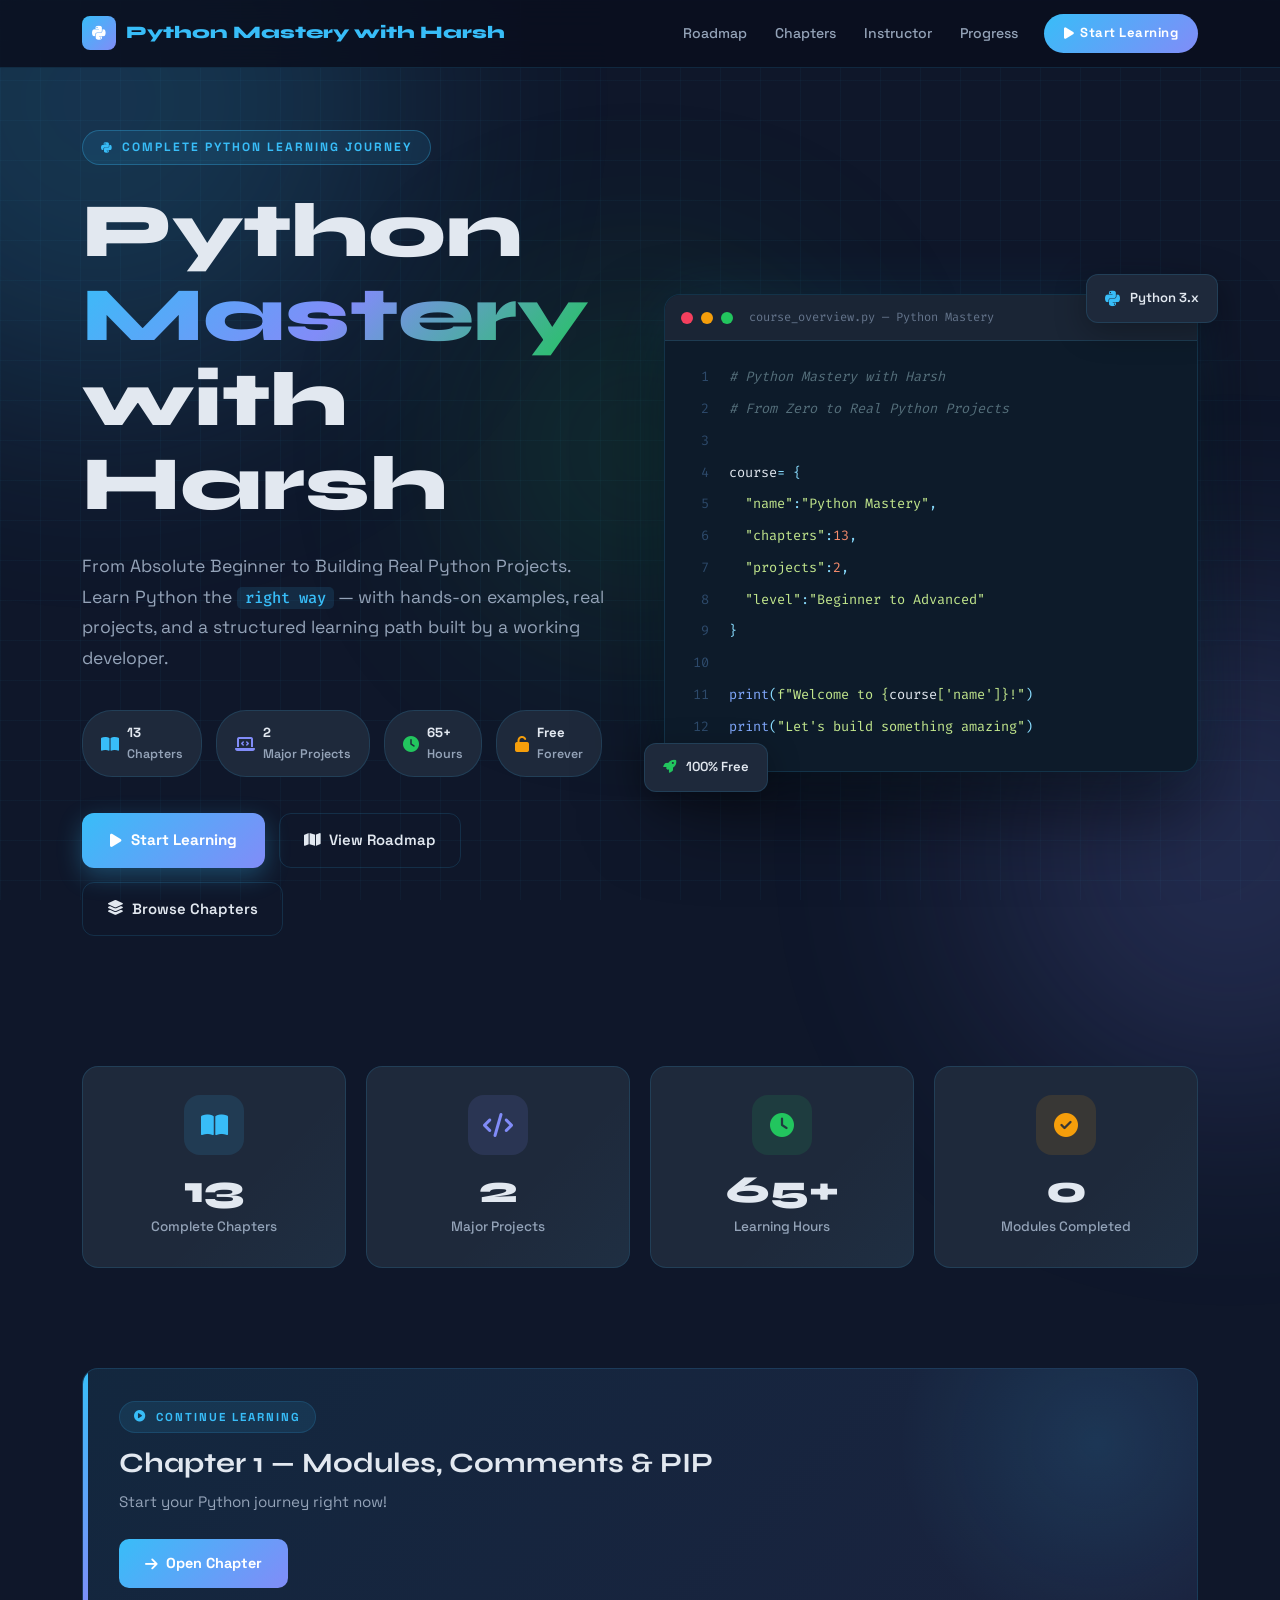
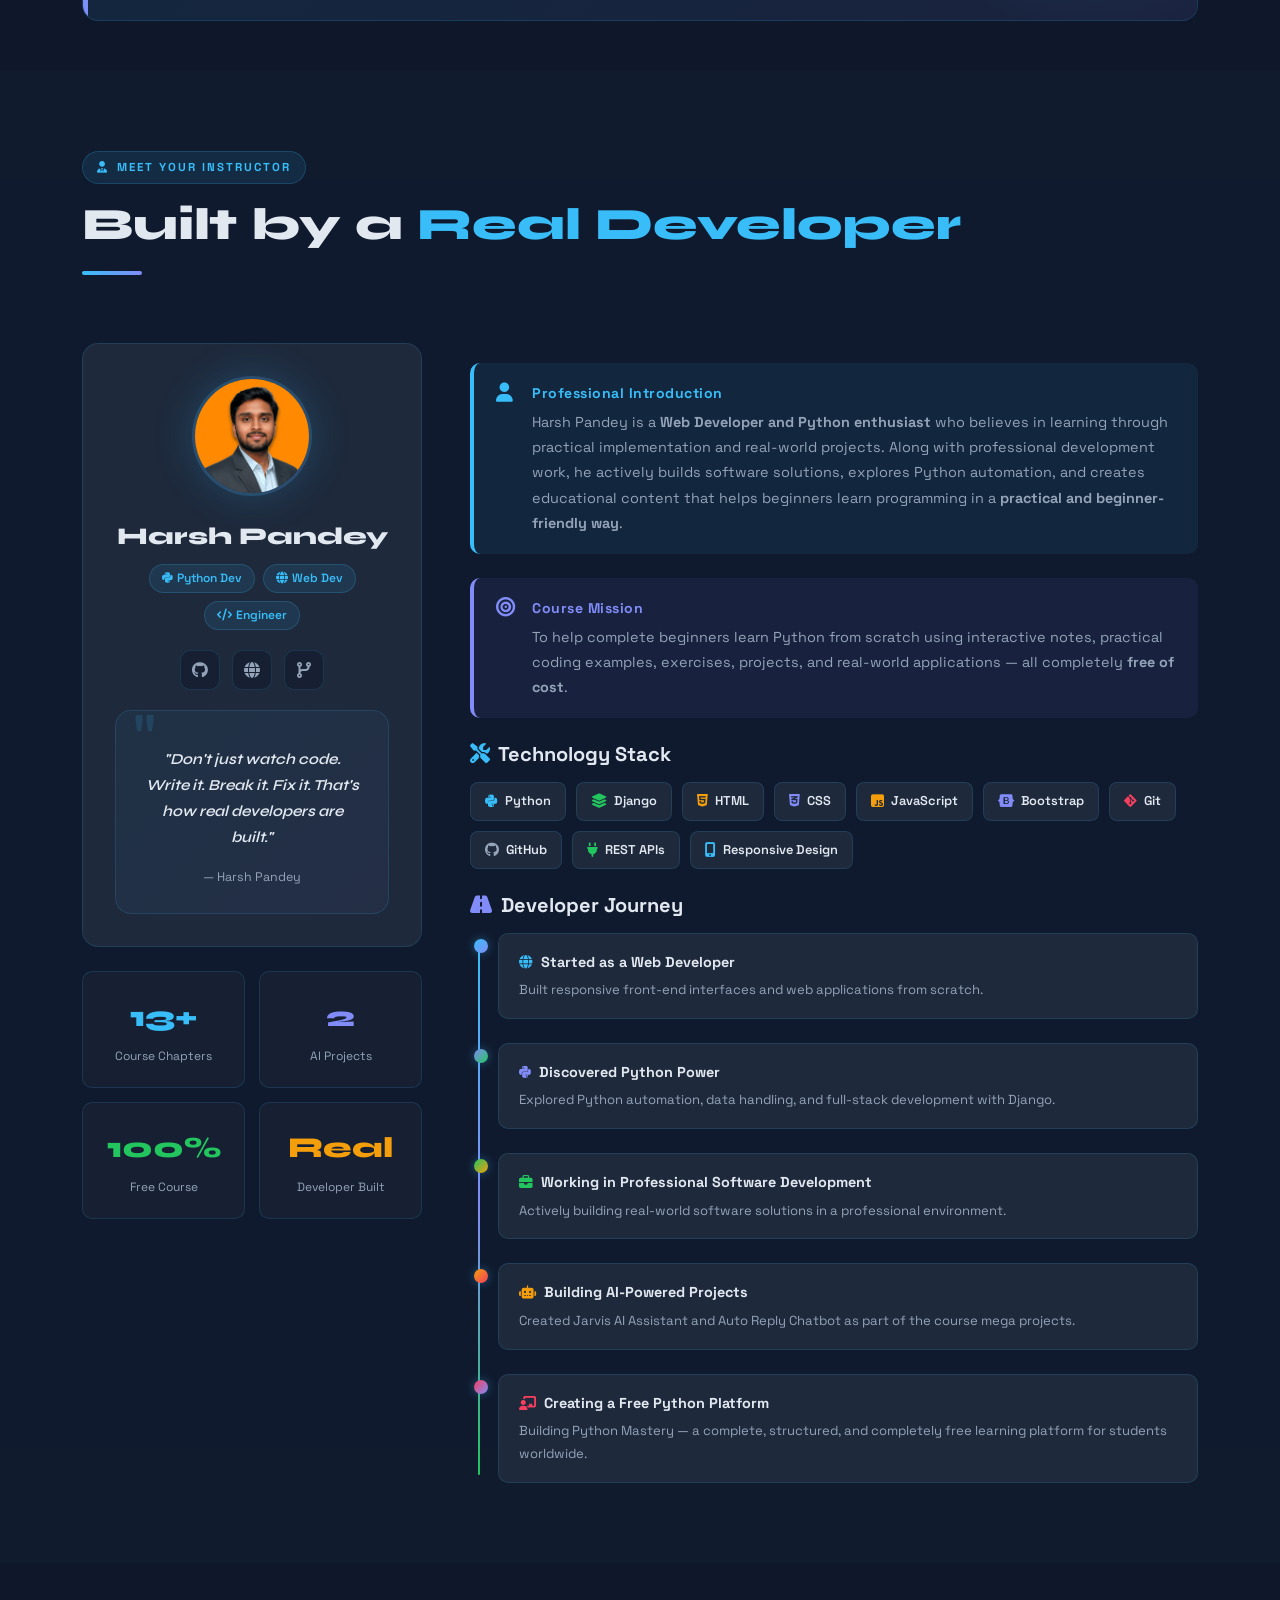
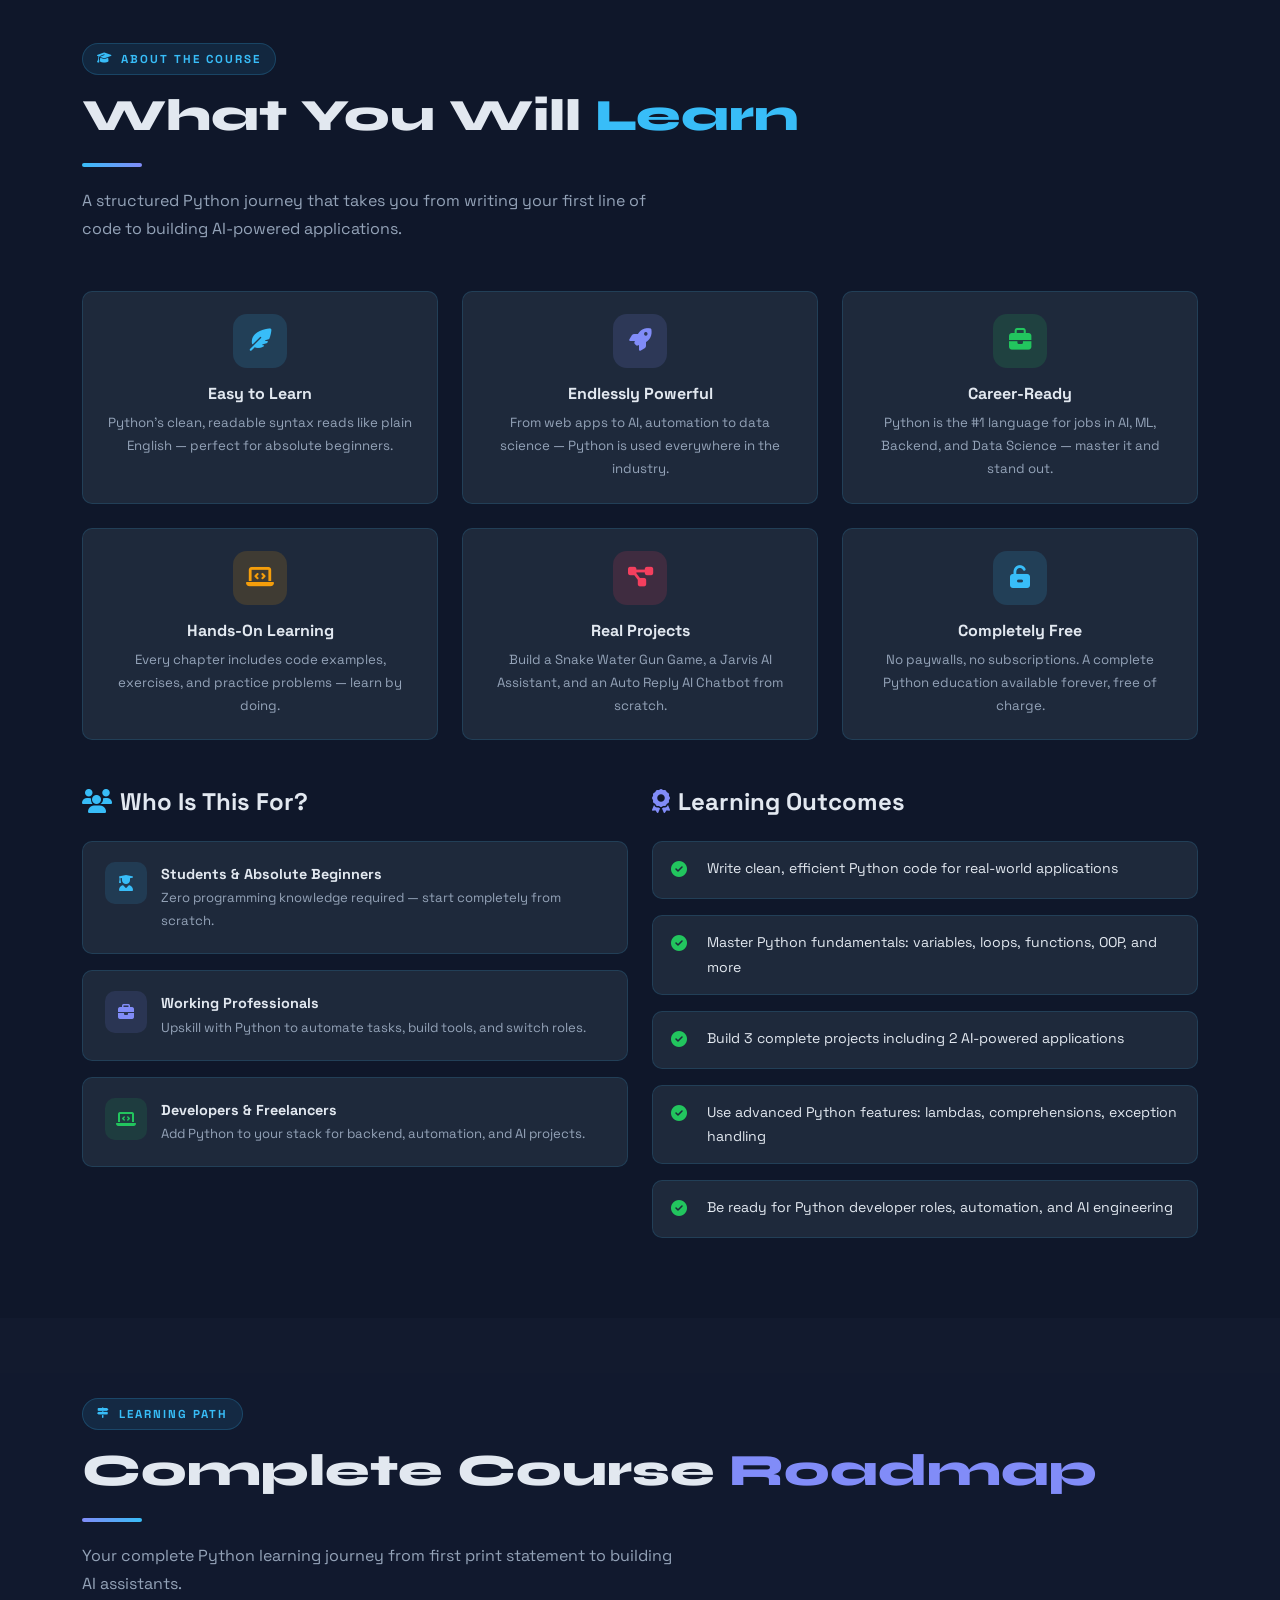
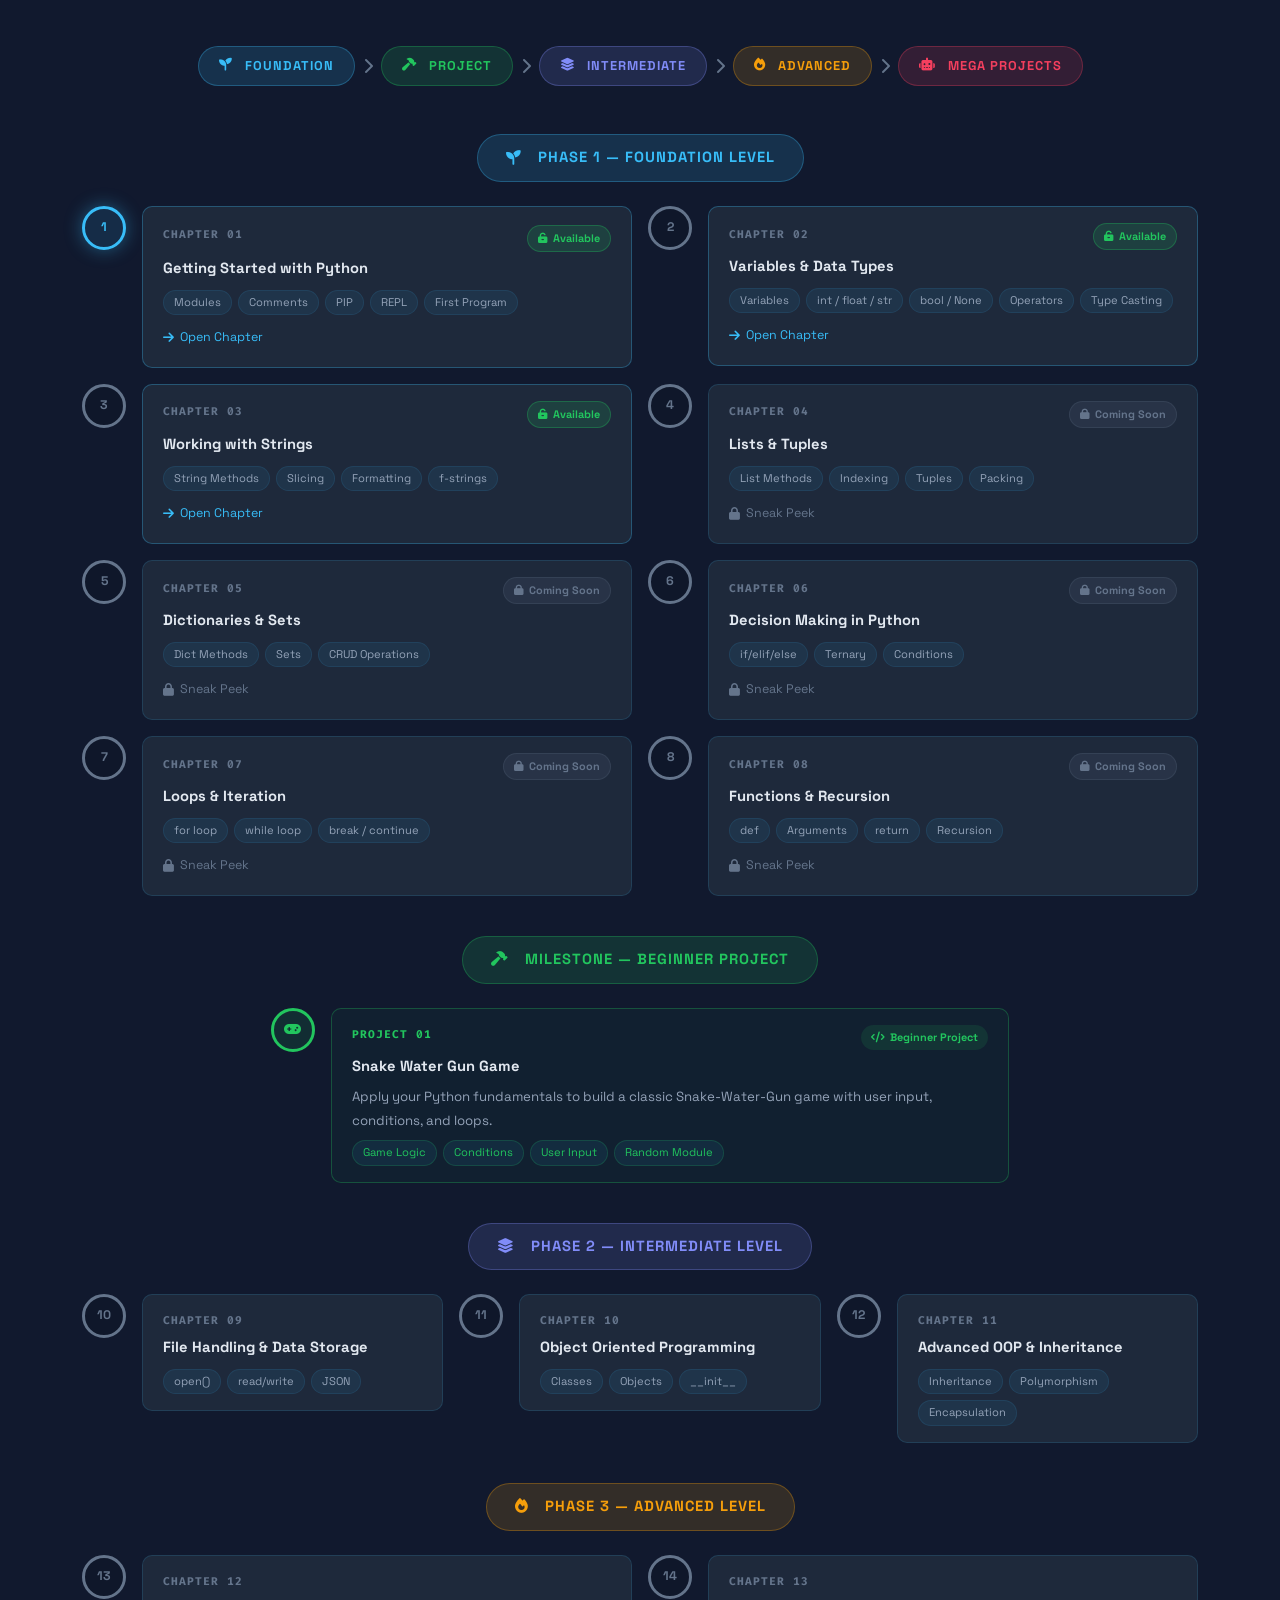
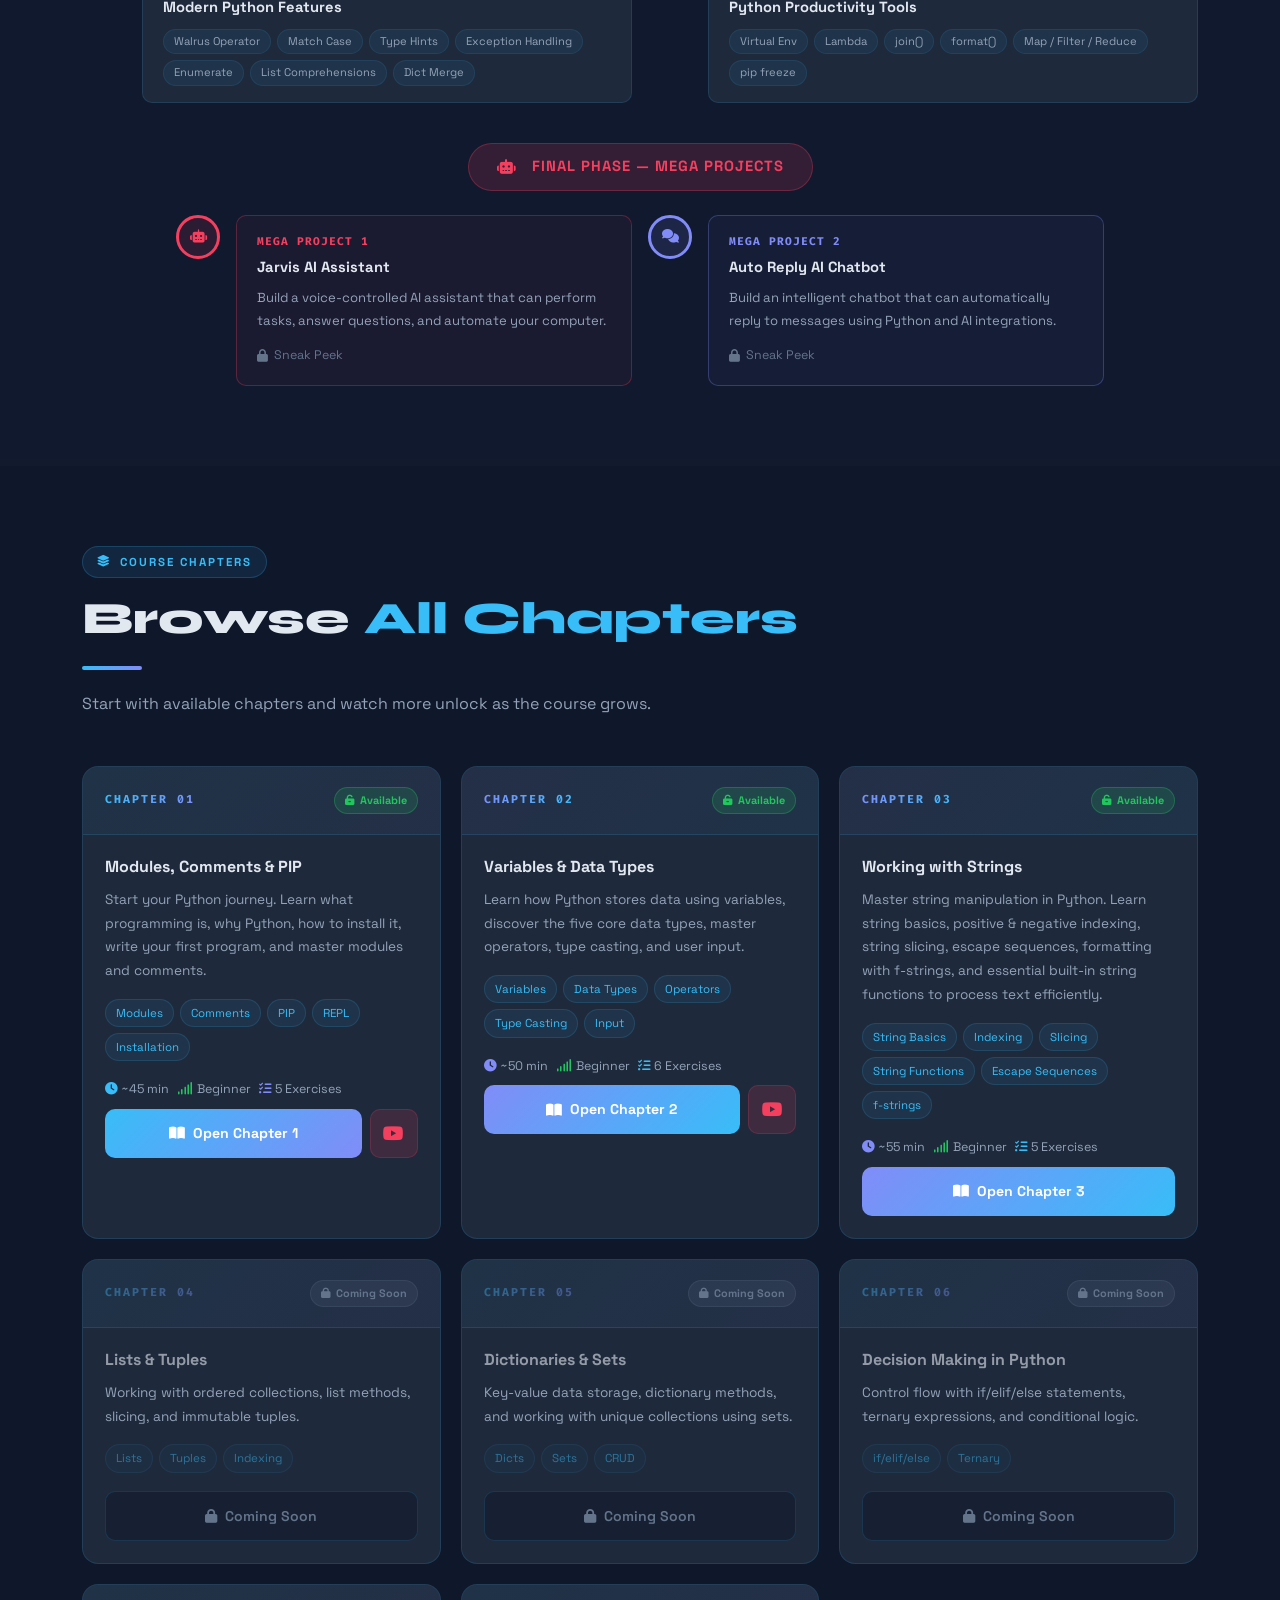
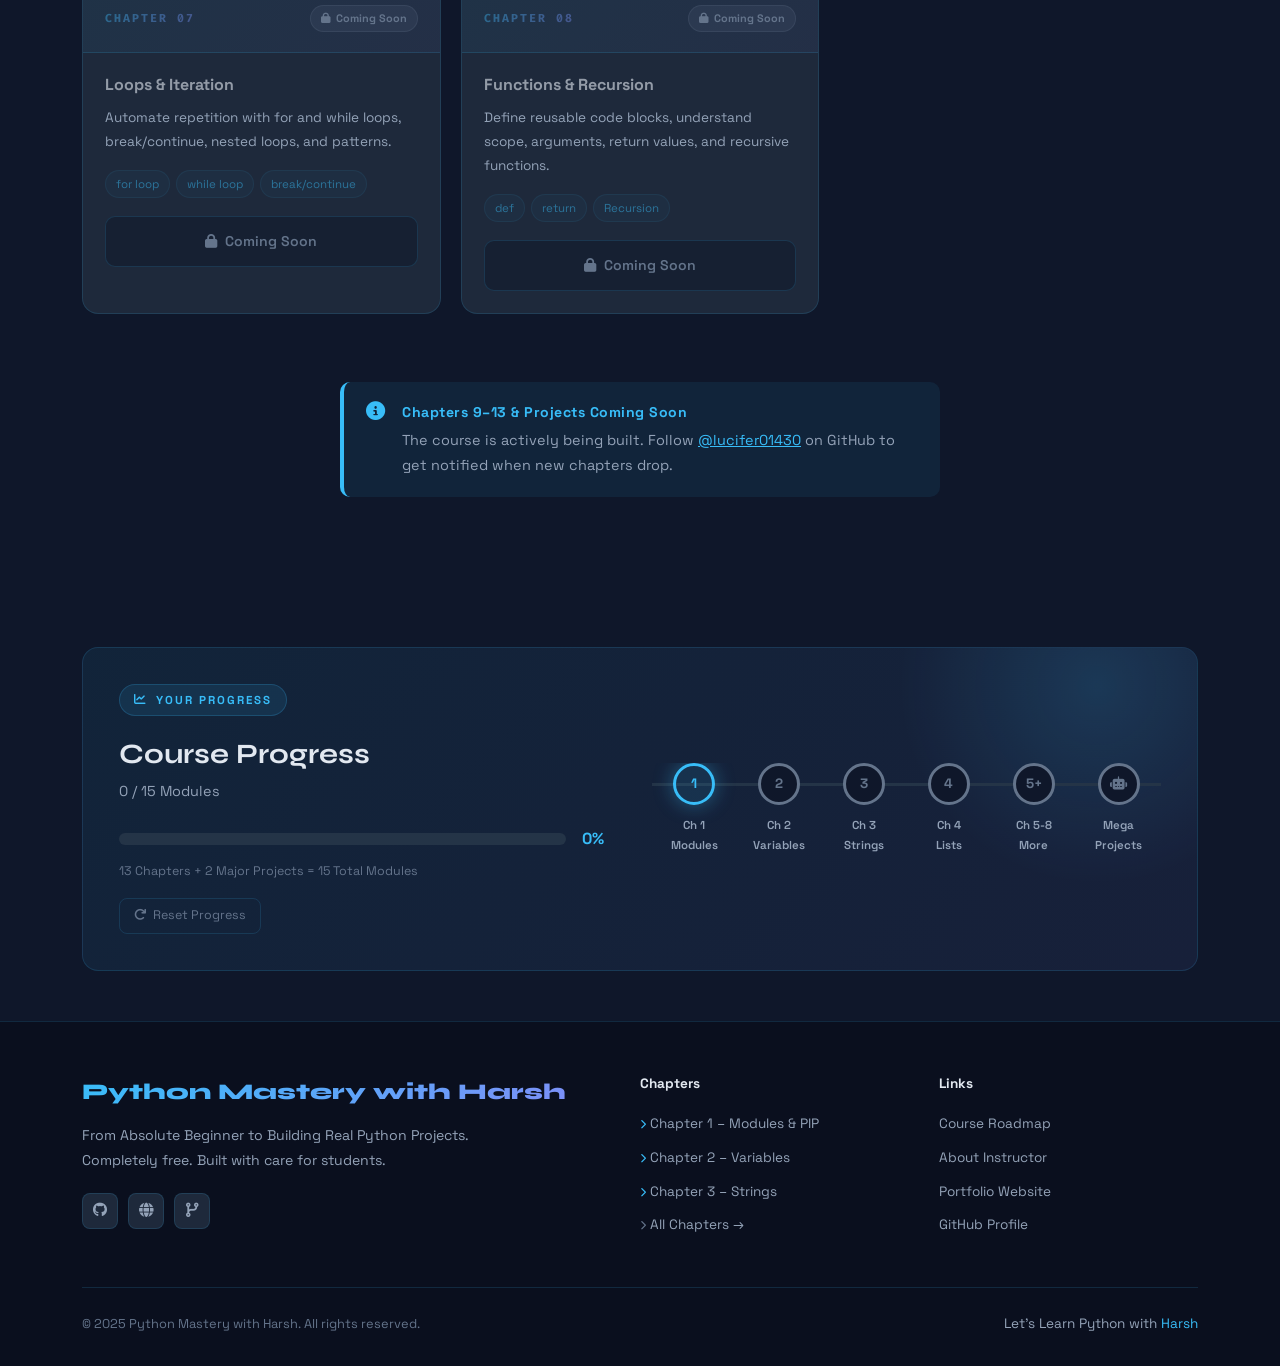
<file: index.html>
<!DOCTYPE html>
<html lang="en">

<head>
  <meta charset="UTF-8" />
  <meta name="viewport" content="width=device-width, initial-scale=1.0" />
  <title>Python Mastery with Harsh | Learn Python from Scratch with Projects</title>

  <meta name="title" content="Python Mastery with Harsh | Learn Python from Scratch with Projects" />

  <meta name="description"
    content="Master Python programming from beginner to advanced with Harsh Pandey. Learn Python through interactive notes, hands-on exercises, coding challenges, real-world examples, and practical projects including OOP, File Handling, Advanced Python, Jarvis AI Assistant, and AI Chatbot development." />

  <meta name="keywords"
    content="Python Mastery with Harsh, Learn Python, Python Course, Python Tutorial, Python for Beginners, Python Programming, Python Notes, Python Projects, Python OOP, File Handling in Python, Advanced Python, Python Exercises, Python Practice Questions, Python Developer Course, Django Developer, Web Development, Harsh Pandey, Python Learning Platform, Python Roadmap, Python Coding Course, Python Interview Preparation, Jarvis AI Project, AI Chatbot Python, Free Python Course" />

  <meta name="author" content="Harsh Pandey" />

  <meta name="robots" content="index, follow" />

  <meta name="language" content="English" />

  <meta name="revisit-after" content="7 days" />

  <meta name="theme-color" content="#3776AB" />

  <meta name="application-name" content="Python Mastery with Harsh" />

  <meta name="generator" content="Python Mastery with Harsh Learning Platform" />

  <!-- Open Graph (Facebook, LinkedIn, WhatsApp) -->
  <meta property="og:type" content="website" />

  <meta property="og:title" content="Python Mastery with Harsh | Learn Python from Scratch" />

  <meta property="og:description"
    content="A complete beginner-friendly Python learning platform featuring interactive notes, coding exercises, projects, OOP, Advanced Python, Jarvis AI Assistant, and AI Chatbot development." />

  <meta property="og:site_name" content="Python Mastery with Harsh" />

  <meta property="og:author" content="Harsh Pandey" />


  <!-- Twitter / X SEO -->
  <meta name="twitter:card" content="summary_large_image" />

  <meta name="twitter:title" content="Python Mastery with Harsh | Learn Python from Scratch" />

  <meta name="twitter:description"
    content="Master Python programming through practical coding, exercises, projects, and real-world applications." />


<!-- Canonical -->
<link rel="canonical" href="https://lucifer01430.github.io/python-mastery-with-harsh/" />


  <!-- Favicons -->

  <link rel="icon" type="image/png" href="assets/favicon/favicon-96x96.png" sizes="96x96" />
  <link rel="icon" type="image/svg+xml" href="assets/favicon/favicon.svg" />
  <link rel="shortcut icon" href="assets/favicon/favicon.ico" />
  <link rel="apple-touch-icon" sizes="180x180" href="assets/favicon/apple-touch-icon.png" />
  <meta name="apple-mobile-web-app-title" content="Python" />
  <link rel="manifest" href="assets/favicon/site.webmanifest" />

  <!-- Bootstrap 5 -->
  <link href="https://cdn.jsdelivr.net/npm/bootstrap@5.3.2/dist/css/bootstrap.min.css" rel="stylesheet" />
  <!-- AOS -->
  <link href="https://unpkg.com/aos@2.3.4/dist/aos.css" rel="stylesheet" />
  <!-- Font Awesome -->
  <link href="https://cdnjs.cloudflare.com/ajax/libs/font-awesome/6.5.0/css/all.min.css" rel="stylesheet" />
  <!-- Google Fonts -->
  <link
    href="https://fonts.googleapis.com/css2?family=Fira+Code:wght@400;500;600&family=Space+Grotesk:wght@300;400;500;600;700&family=Syne:wght@400;600;700;800&display=swap"
    rel="stylesheet" />
  <link rel="stylesheet" href="assets/css/style.css">
</head>

<body>

  <!-- Background Orbs -->
  <div class="bg-orb bg-orb-1"></div>
  <div class="bg-orb bg-orb-2"></div>
  <div class="bg-orb bg-orb-3"></div>

  <!-- ========================
     NAVBAR
======================== -->
  <nav class="course-nav" id="mainNav">
    <div class="container">
      <div class="d-flex align-items-center justify-content-between">
        <a href="index.html" class="brand">
          <div class="brand-icon"><i class="fab fa-python"></i></div>
          Python Mastery with Harsh
        </a>
        <!-- Desktop nav -->
        <div class="d-flex align-items-center gap-2 nav-links-desktop">
          <a href="#roadmap" class="nav-link-item">Roadmap</a>
          <a href="#chapters" class="nav-link-item">Chapters</a>
          <a href="#instructor" class="nav-link-item">Instructor</a>
          <a href="#progress" class="nav-link-item">Progress</a>
          <a href="./Chapter-1/index.html" class="nav-start-btn ms-2">
            <i class="fas fa-play"></i> Start Learning
          </a>
        </div>
        <!-- Mobile hamburger -->
        <button class="nav-hamburger" id="navHamburger" aria-label="Open menu">
          <i class="fas fa-bars"></i>
        </button>
      </div>
      <!-- Mobile dropdown menu -->
      <div id="mobileMenu"
        style="display:none;flex-direction:column;gap:6px;padding:14px 0 6px;border-top:1px solid var(--border);margin-top:12px">
        <a href="#roadmap" class="nav-link-item">Roadmap</a>
        <a href="#chapters" class="nav-link-item">Chapters</a>
        <a href="#instructor" class="nav-link-item">Instructor</a>
        <a href="#progress" class="nav-link-item">Progress</a>
        <a href="./Chapter-1/index.html" class="nav-start-btn mt-2" style="text-align:center;justify-content:center">
          <i class="fas fa-play"></i> Start Learning
        </a>
      </div>
    </div>
  </nav>

  <!-- ========================
     HERO SECTION
======================== -->
  <section class="hero-section" id="hero">
    <div class="container position-relative">
      <div class="row align-items-center g-5">
        <!-- Left: Text content -->
        <div class="col-lg-6">
          <div class="chapter-number-pill animate-hero">
            <i class="fab fa-python"></i> Complete Python Learning Journey
          </div>
          <h1 class="hero-title animate-hero-delay-1">
            Python<br>
            <span class="gradient-text">Mastery</span><br>
            with Harsh
          </h1>
          <p class="hero-desc animate-hero-delay-2">
            From Absolute Beginner to Building Real Python Projects.
            Learn Python the <span class="kw-highlight">right way</span> — with hands-on examples,
            real projects, and a structured learning path built by a working developer.
          </p>

          <!-- Quick stats pills -->
          <div class="hero-stats animate-hero-delay-3">
            <div class="hero-stat-pill">
              <i class="fas fa-book-open stat-icon" style="color:#38bdf8"></i>
              <div>
                <div class="hero-stat-val">13</div>
                <div class="hero-stat-lbl">Chapters</div>
              </div>
            </div>
            <div class="hero-stat-pill">
              <i class="fas fa-laptop-code stat-icon" style="color:#818cf8"></i>
              <div>
                <div class="hero-stat-val">2</div>
                <div class="hero-stat-lbl">Major Projects</div>
              </div>
            </div>
            <div class="hero-stat-pill">
              <i class="fas fa-clock stat-icon" style="color:#22c55e"></i>
              <div>
                <div class="hero-stat-val">65+</div>
                <div class="hero-stat-lbl">Hours</div>
              </div>
            </div>
            <div class="hero-stat-pill">
              <i class="fas fa-unlock stat-icon" style="color:#f59e0b"></i>
              <div>
                <div class="hero-stat-val">Free</div>
                <div class="hero-stat-lbl">Forever</div>
              </div>
            </div>
          </div>

          <!-- CTA buttons -->
          <div class="hero-cta-group animate-hero-delay-4">
            <a href="./Chapter-1/index.html" class="btn-primary-hero" id="startLearningBtn">
              <i class="fas fa-play"></i> Start Learning
            </a>
            <a href="#roadmap" class="btn-outline-hero">
              <i class="fas fa-map"></i> View Roadmap
            </a>
            <a href="#chapters" class="btn-outline-hero">
              <i class="fas fa-layer-group"></i> Browse Chapters
            </a>
          </div>
        </div>

        <!-- Right: Code window -->
        <div class="col-lg-6">
          <div class="hero-visual" data-aos="fade-left" data-aos-delay="200">
            <div class="hero-code-window">
              <div class="window-bar">
                <span class="dot dot-r"></span>
                <span class="dot dot-y"></span>
                <span class="dot dot-g"></span>
                <span class="window-title">course_overview.py — Python Mastery</span>
              </div>
              <div class="window-body">
                <div class="code-line"><span class="ln">1</span><span class="cm"># Python Mastery with Harsh</span>
                </div>
                <div class="code-line"><span class="ln">2</span><span class="cm"># From Zero to Real Python
                    Projects</span></div>
                <div class="code-line"><span class="ln">3</span></div>
                <div class="code-line"><span class="ln">4</span><span class="ot">course </span><span class="op">=
                    {</span></div>
                <div class="code-line"><span class="ln">5</span><span class="ot">&nbsp;&nbsp;</span><span
                    class="str">"name"</span><span class="op">:</span> <span class="str">"Python Mastery"</span><span
                    class="op">,</span></div>
                <div class="code-line"><span class="ln">6</span><span class="ot">&nbsp;&nbsp;</span><span
                    class="str">"chapters"</span><span class="op">:</span> <span class="num">13</span><span
                    class="op">,</span></div>
                <div class="code-line"><span class="ln">7</span><span class="ot">&nbsp;&nbsp;</span><span
                    class="str">"projects"</span><span class="op">:</span> <span class="num">2</span><span
                    class="op">,</span></div>
                <div class="code-line"><span class="ln">8</span><span class="ot">&nbsp;&nbsp;</span><span
                    class="str">"level"</span><span class="op">:</span> <span class="str">"Beginner to Advanced"</span>
                </div>
                <div class="code-line"><span class="ln">9</span><span class="op">}</span></div>
                <div class="code-line"><span class="ln">10</span></div>
                <div class="code-line"><span class="ln">11</span><span class="fn">print</span><span
                    class="op">(</span><span class="str">f"Welcome to {</span><span class="ot">course</span><span
                    class="str">['name']}!"</span><span class="op">)</span></div>
                <div class="code-line"><span class="ln">12</span><span class="fn">print</span><span
                    class="op">(</span><span class="str">"Let's build something amazing"</span><span
                    class="op">)</span></div>
              </div>
            </div>
            <!-- Floating badges -->
            <div class="floating-badge floating-badge-1">
              <i class="fab fa-python" style="color:#38bdf8;font-size:1.1rem"></i>
              <span style="color:var(--text-main)">Python 3.x</span>
            </div>
            <div class="floating-badge floating-badge-2">
              <i class="fas fa-rocket" style="color:#22c55e"></i>
              <span style="color:var(--text-main)">100% Free</span>
            </div>
          </div>
        </div>
      </div>
    </div>
  </section>

  <!-- ========================
     COURSE STATISTICS
======================== -->
  <section class="section-gap-sm" id="statsSection">
    <div class="container">
      <div class="stats-grid" data-aos="fade-up">
        <div class="stat-card">
          <div class="stat-icon-wrap" style="background:rgba(56,189,248,0.12)">
            <i class="fas fa-book-open" style="color:#38bdf8"></i>
          </div>
          <div class="stat-number counter-num" data-target="13" data-suffix="">0</div>
          <div class="stat-label">Complete Chapters</div>
        </div>
        <div class="stat-card">
          <div class="stat-icon-wrap" style="background:rgba(129,140,248,0.12)">
            <i class="fas fa-code" style="color:#818cf8"></i>
          </div>
          <div class="stat-number counter-num" data-target="2" data-suffix="">0</div>
          <div class="stat-label">Major Projects</div>
        </div>
        <div class="stat-card">
          <div class="stat-icon-wrap" style="background:rgba(34,197,94,0.12)">
            <i class="fas fa-clock" style="color:#22c55e"></i>
          </div>
          <div class="stat-number counter-num" data-target="65" data-suffix="+">0</div>
          <div class="stat-label">Learning Hours</div>
        </div>
        <div class="stat-card">
          <div class="stat-icon-wrap" style="background:rgba(245,158,11,0.12)">
            <i class="fas fa-check-circle" style="color:#f59e0b"></i>
          </div>
          <div class="stat-number counter-num" data-target="0" data-suffix="" data-dynamic="completed">0</div>
          <div class="stat-label">Modules Completed</div>
        </div>
      </div>
    </div>
  </section>

  <!-- ========================
     CONTINUE LEARNING
======================== -->
  <section class="section-gap-sm" id="continueLearning">
    <div class="container">
      <div class="continue-banner" id="continueLearningContent" data-aos="fade-up">
        <!-- Populated by JS -->
        <div class="continue-badge"><i class="fas fa-play-circle"></i> Continue Learning</div>
        <h3 class="fw-bold mb-2" style="font-family:'Syne',sans-serif">Chapter 1 — Modules, Comments &amp; PIP</h3>
        <p style="color:var(--text-muted);font-size:0.95rem;margin-bottom:24px">Start your Python journey right now!</p>
        <a href="./Chapter-1/index.html" class="btn-continue">
          <i class="fas fa-arrow-right"></i> Open Chapter
        </a>
      </div>
    </div>
  </section>

  <!-- ========================
     ABOUT THE INSTRUCTOR
======================== -->
  <section class="section-gap" id="instructor" style="background:rgba(56,189,248,0.02)">
    <div class="container">

      <div data-aos="fade-right">
        <div class="section-label"><i class="fas fa-user-tie"></i> Meet Your Instructor</div>
        <h2 class="section-title">Built by a <span style="color:var(--accent)">Real Developer</span></h2>
        <div class="section-divider"></div>
      </div>

      <div class="row g-5 mt-2 align-items-start">

        <!-- Left: Profile card -->
        <div class="col-lg-4" data-aos="fade-right" data-aos-delay="100">
          <div class="instructor-profile-card">
            <!-- Profile Image -->
            <div class="instructor-avatar">
              <img src="assets/img/profile.png" alt="Harsh Pandey – Python Mastery Instructor"
                style="width:120px;height:120px;border-radius:50%;object-fit:cover;object-position:center top;display:block;" />
            </div>

            <div class="instructor-name">Harsh Pandey</div>
            <div class="instructor-role">
              <span class="role-pill"><i class="fab fa-python me-1"></i>Python Dev</span>
              <span class="role-pill"><i class="fas fa-globe me-1"></i>Web Dev</span>
              <span class="role-pill"><i class="fas fa-code me-1"></i>Engineer</span>
            </div>

            <!-- Social links -->
            <div class="social-links">
              <a href="https://github.com/lucifer01430" target="_blank" rel="noopener" class="social-link"
                title="GitHub">
                <i class="fab fa-github"></i>
              </a>
              <a href="https://lucifer01430.github.io/Portfolio" target="_blank" rel="noopener" class="social-link"
                title="Portfolio">
                <i class="fas fa-globe"></i>
              </a>
              <a href="#" class="social-link" title="Course Repo">
                <i class="fas fa-code-branch"></i>
              </a>
            </div>

            <!-- Philosophy quote -->
            <div class="philosophy-card">
              <p class="philosophy-text">
                "Don't just watch code. Write it. Break it. Fix it. That's how real developers are built."
              </p>
              <div style="font-size:0.78rem;color:var(--text-muted);margin-top:12px">
                — Harsh Pandey
              </div>
            </div>
          </div>

          <!-- Mini stats -->
          <div class="inst-stats-grid mt-4" data-aos="fade-up" data-aos-delay="200">
            <div class="inst-stat-card">
              <div class="inst-stat-num" style="color:#38bdf8">13+</div>
              <div class="inst-stat-lbl">Course Chapters</div>
            </div>
            <div class="inst-stat-card">
              <div class="inst-stat-num" style="color:#818cf8">2</div>
              <div class="inst-stat-lbl">AI Projects</div>
            </div>
            <div class="inst-stat-card">
              <div class="inst-stat-num" style="color:#22c55e">100%</div>
              <div class="inst-stat-lbl">Free Course</div>
            </div>
            <div class="inst-stat-card">
              <div class="inst-stat-num" style="color:#f59e0b">Real</div>
              <div class="inst-stat-lbl">Developer Built</div>
            </div>
          </div>
        </div>

        <!-- Right: Details -->
        <div class="col-lg-8" data-aos="fade-left" data-aos-delay="150">

          <!-- Professional intro -->
          <div class="callout callout-blue mb-4">
            <i class="fas fa-user callout-icon" style="color:#38bdf8"></i>
            <div>
              <div class="callout-title" style="color:#38bdf8">Professional Introduction</div>
              <div class="callout-body">
                Harsh Pandey is a <strong>Web Developer and Python enthusiast</strong> who believes in learning through
                practical
                implementation and real-world projects. Along with professional development work, he actively builds
                software solutions, explores Python automation, and creates educational content that helps beginners
                learn programming in a <strong>practical and beginner-friendly way</strong>.
              </div>
            </div>
          </div>

          <!-- Course mission -->
          <div class="callout callout-purple mb-4">
            <i class="fas fa-bullseye callout-icon" style="color:#818cf8"></i>
            <div>
              <div class="callout-title" style="color:#818cf8">Course Mission</div>
              <div class="callout-body">
                To help complete beginners learn Python from scratch using interactive notes, practical coding examples,
                exercises, projects, and real-world applications — all completely <strong>free of cost</strong>.
              </div>
            </div>
          </div>

          <!-- Tech Stack -->
          <h5 class="fw-bold mb-3"><i class="fas fa-tools me-2" style="color:var(--accent)"></i>Technology Stack</h5>
          <div class="tech-badges-wrap mb-4">
            <span class="tech-badge"><i class="fab fa-python" style="color:#38bdf8"></i>Python</span>
            <span class="tech-badge"><i class="fas fa-layer-group" style="color:#22c55e"></i>Django</span>
            <span class="tech-badge"><i class="fab fa-html5" style="color:#f59e0b"></i>HTML</span>
            <span class="tech-badge"><i class="fab fa-css3-alt" style="color:#818cf8"></i>CSS</span>
            <span class="tech-badge"><i class="fab fa-js-square" style="color:#f59e0b"></i>JavaScript</span>
            <span class="tech-badge"><i class="fab fa-bootstrap" style="color:#818cf8"></i>Bootstrap</span>
            <span class="tech-badge"><i class="fab fa-git-alt" style="color:#f43f5e"></i>Git</span>
            <span class="tech-badge"><i class="fab fa-github" style="color:var(--text-muted)"></i>GitHub</span>
            <span class="tech-badge"><i class="fas fa-plug" style="color:#22c55e"></i>REST APIs</span>
            <span class="tech-badge"><i class="fas fa-mobile-alt" style="color:#38bdf8"></i>Responsive Design</span>
          </div>

          <!-- Developer Journey -->
          <h5 class="fw-bold mb-3"><i class="fas fa-road me-2" style="color:#818cf8"></i>Developer Journey</h5>
          <div class="journey-list">
            <div class="journey-item">
              <div class="journey-dot"></div>
              <div class="journey-content">
                <div class="journey-title"><i class="fas fa-globe me-2"
                    style="color:#38bdf8;font-size:0.85rem"></i>Started as a Web Developer</div>
                <div class="journey-desc">Built responsive front-end interfaces and web applications from scratch.</div>
              </div>
            </div>
            <div class="journey-item">
              <div class="journey-dot" style="background:linear-gradient(135deg,#818cf8,#22c55e)"></div>
              <div class="journey-content">
                <div class="journey-title"><i class="fab fa-python me-2"
                    style="color:#818cf8;font-size:0.85rem"></i>Discovered Python Power</div>
                <div class="journey-desc">Explored Python automation, data handling, and full-stack development with
                  Django.</div>
              </div>
            </div>
            <div class="journey-item">
              <div class="journey-dot" style="background:linear-gradient(135deg,#22c55e,#f59e0b)"></div>
              <div class="journey-content">
                <div class="journey-title"><i class="fas fa-briefcase me-2"
                    style="color:#22c55e;font-size:0.85rem"></i>Working in Professional Software Development</div>
                <div class="journey-desc">Actively building real-world software solutions in a professional environment.
                </div>
              </div>
            </div>
            <div class="journey-item">
              <div class="journey-dot" style="background:linear-gradient(135deg,#f59e0b,#f43f5e)"></div>
              <div class="journey-content">
                <div class="journey-title"><i class="fas fa-robot me-2"
                    style="color:#f59e0b;font-size:0.85rem"></i>Building AI-Powered Projects</div>
                <div class="journey-desc">Created Jarvis AI Assistant and Auto Reply Chatbot as part of the course mega
                  projects.</div>
              </div>
            </div>
            <div class="journey-item">
              <div class="journey-dot" style="background:linear-gradient(135deg,#f43f5e,#818cf8)"></div>
              <div class="journey-content">
                <div class="journey-title"><i class="fas fa-chalkboard-teacher me-2"
                    style="color:#f43f5e;font-size:0.85rem"></i>Creating a Free Python Platform</div>
                <div class="journey-desc">Building Python Mastery — a complete, structured, and completely free learning
                  platform for students worldwide.</div>
              </div>
            </div>
          </div>
        </div>
      </div>
    </div>
  </section>

  <!-- ========================
     ABOUT THIS COURSE
======================== -->
  <section class="section-gap" id="about-course">
    <div class="container">
      <div data-aos="fade-right">
        <div class="section-label"><i class="fas fa-graduation-cap"></i> About The Course</div>
        <h2 class="section-title">What You Will <span style="color:var(--accent)">Learn</span></h2>
        <div class="section-divider"></div>
        <p class="section-sub mb-5">A structured Python journey that takes you from writing your first line of code to
          building AI-powered applications.</p>
      </div>

      <!-- Why Python cards -->
      <div class="row g-4 mb-5">
        <div class="col-md-4" data-aos="zoom-in" data-aos-delay="0">
          <div class="feature-card h-100">
            <div class="f-icon" style="background:rgba(56,189,248,0.15)"><i class="fas fa-feather-alt"
                style="color:#38bdf8"></i></div>
            <h6>Easy to Learn</h6>
            <p>Python's clean, readable syntax reads like plain English — perfect for absolute beginners.</p>
          </div>
        </div>
        <div class="col-md-4" data-aos="zoom-in" data-aos-delay="80">
          <div class="feature-card h-100">
            <div class="f-icon" style="background:rgba(129,140,248,0.15)"><i class="fas fa-rocket"
                style="color:#818cf8"></i></div>
            <h6>Endlessly Powerful</h6>
            <p>From web apps to AI, automation to data science — Python is used everywhere in the industry.</p>
          </div>
        </div>
        <div class="col-md-4" data-aos="zoom-in" data-aos-delay="160">
          <div class="feature-card h-100">
            <div class="f-icon" style="background:rgba(34,197,94,0.15)"><i class="fas fa-briefcase"
                style="color:#22c55e"></i></div>
            <h6>Career-Ready</h6>
            <p>Python is the #1 language for jobs in AI, ML, Backend, and Data Science — master it and stand out.</p>
          </div>
        </div>
        <div class="col-md-4" data-aos="zoom-in" data-aos-delay="240">
          <div class="feature-card h-100">
            <div class="f-icon" style="background:rgba(245,158,11,0.15)"><i class="fas fa-laptop-code"
                style="color:#f59e0b"></i></div>
            <h6>Hands-On Learning</h6>
            <p>Every chapter includes code examples, exercises, and practice problems — learn by doing.</p>
          </div>
        </div>
        <div class="col-md-4" data-aos="zoom-in" data-aos-delay="320">
          <div class="feature-card h-100">
            <div class="f-icon" style="background:rgba(244,63,94,0.15)"><i class="fas fa-project-diagram"
                style="color:#f43f5e"></i></div>
            <h6>Real Projects</h6>
            <p>Build a Snake Water Gun Game, a Jarvis AI Assistant, and an Auto Reply AI Chatbot from scratch.</p>
          </div>
        </div>
        <div class="col-md-4" data-aos="zoom-in" data-aos-delay="400">
          <div class="feature-card h-100">
            <div class="f-icon" style="background:rgba(56,189,248,0.15)"><i class="fas fa-unlock-alt"
                style="color:#38bdf8"></i></div>
            <h6>Completely Free</h6>
            <p>No paywalls, no subscriptions. A complete Python education available forever, free of charge.</p>
          </div>
        </div>
      </div>

      <!-- Who is this for? -->
      <div class="row g-4">
        <div class="col-lg-6" data-aos="fade-right" data-aos-delay="100">
          <h4 class="fw-bold mb-4"><i class="fas fa-users me-2" style="color:var(--accent)"></i>Who Is This For?</h4>
          <div class="d-flex flex-column gap-3">
            <div class="audience-card">
              <div class="audience-icon" style="background:rgba(56,189,248,0.12)"><i class="fas fa-user-graduate"
                  style="color:#38bdf8"></i></div>
              <div>
                <div style="font-weight:700;font-size:0.9rem">Students & Absolute Beginners</div>
                <div style="font-size:0.82rem;color:var(--text-muted)">Zero programming knowledge required — start
                  completely from scratch.</div>
              </div>
            </div>
            <div class="audience-card">
              <div class="audience-icon" style="background:rgba(129,140,248,0.12)"><i class="fas fa-briefcase"
                  style="color:#818cf8"></i></div>
              <div>
                <div style="font-weight:700;font-size:0.9rem">Working Professionals</div>
                <div style="font-size:0.82rem;color:var(--text-muted)">Upskill with Python to automate tasks, build
                  tools, and switch roles.</div>
              </div>
            </div>
            <div class="audience-card">
              <div class="audience-icon" style="background:rgba(34,197,94,0.12)"><i class="fas fa-laptop-code"
                  style="color:#22c55e"></i></div>
              <div>
                <div style="font-weight:700;font-size:0.9rem">Developers & Freelancers</div>
                <div style="font-size:0.82rem;color:var(--text-muted)">Add Python to your stack for backend, automation,
                  and AI projects.</div>
              </div>
            </div>
          </div>
        </div>

        <div class="col-lg-6" data-aos="fade-left" data-aos-delay="150">
          <h4 class="fw-bold mb-4"><i class="fas fa-award me-2" style="color:#818cf8"></i>Learning Outcomes</h4>
          <div class="d-flex flex-column gap-3">
            <div class="d-flex align-items-start gap-3"
              style="background:var(--bg-card);border:1px solid var(--border);padding:14px 18px;border-radius:var(--radius-sm)">
              <div style="color:#22c55e;font-size:1rem;min-width:20px"><i class="fas fa-check-circle"></i></div>
              <div style="font-size:0.88rem">Write clean, efficient Python code for real-world applications</div>
            </div>
            <div class="d-flex align-items-start gap-3"
              style="background:var(--bg-card);border:1px solid var(--border);padding:14px 18px;border-radius:var(--radius-sm)">
              <div style="color:#22c55e;font-size:1rem;min-width:20px"><i class="fas fa-check-circle"></i></div>
              <div style="font-size:0.88rem">Master Python fundamentals: variables, loops, functions, OOP, and more
              </div>
            </div>
            <div class="d-flex align-items-start gap-3"
              style="background:var(--bg-card);border:1px solid var(--border);padding:14px 18px;border-radius:var(--radius-sm)">
              <div style="color:#22c55e;font-size:1rem;min-width:20px"><i class="fas fa-check-circle"></i></div>
              <div style="font-size:0.88rem">Build 3 complete projects including 2 AI-powered applications</div>
            </div>
            <div class="d-flex align-items-start gap-3"
              style="background:var(--bg-card);border:1px solid var(--border);padding:14px 18px;border-radius:var(--radius-sm)">
              <div style="color:#22c55e;font-size:1rem;min-width:20px"><i class="fas fa-check-circle"></i></div>
              <div style="font-size:0.88rem">Use advanced Python features: lambdas, comprehensions, exception handling
              </div>
            </div>
            <div class="d-flex align-items-start gap-3"
              style="background:var(--bg-card);border:1px solid var(--border);padding:14px 18px;border-radius:var(--radius-sm)">
              <div style="color:#22c55e;font-size:1rem;min-width:20px"><i class="fas fa-check-circle"></i></div>
              <div style="font-size:0.88rem">Be ready for Python developer roles, automation, and AI engineering</div>
            </div>
          </div>
        </div>
      </div>
    </div>
  </section>

  <!-- ========================
     COMPLETE COURSE ROADMAP
======================== -->
  <section class="section-gap" id="roadmap" style="background:rgba(129,140,248,0.02)">
    <div class="container">
      <div data-aos="fade-right">
        <div class="section-label"><i class="fas fa-map-signs"></i> Learning Path</div>
        <h2 class="section-title">Complete Course <span style="color:var(--accent2)">Roadmap</span></h2>
        <div class="section-divider" style="background:linear-gradient(90deg,#818cf8,#38bdf8)"></div>
        <p class="section-sub mb-5">Your complete Python learning journey from first print statement to building AI
          assistants.</p>
      </div>

      <!-- Flow direction visualization -->
      <div class="d-flex justify-content-center mb-5" data-aos="fade-up">
        <div class="d-flex align-items-center flex-wrap gap-2 justify-content-center" style="gap:8px!important">
          <span class="phase-badge phase-foundation"><i class="fas fa-seedling me-1"></i> Foundation</span>
          <i class="fas fa-chevron-right" style="color:var(--text-dim)"></i>
          <span class="phase-badge phase-project"><i class="fas fa-hammer me-1"></i> Project</span>
          <i class="fas fa-chevron-right" style="color:var(--text-dim)"></i>
          <span class="phase-badge phase-intermediate"><i class="fas fa-layer-group me-1"></i> Intermediate</span>
          <i class="fas fa-chevron-right" style="color:var(--text-dim)"></i>
          <span class="phase-badge phase-advanced"><i class="fas fa-fire me-1"></i> Advanced</span>
          <i class="fas fa-chevron-right" style="color:var(--text-dim)"></i>
          <span class="phase-badge phase-mega"><i class="fas fa-robot me-1"></i> Mega Projects</span>
        </div>
      </div>

      <!-- ——— FOUNDATION PHASE ——— -->
      <div class="roadmap-phase-header" data-aos="fade-up">
        <span class="phase-badge phase-foundation" style="font-size:0.92rem;padding:10px 28px">
          <i class="fas fa-seedling me-2"></i> Phase 1 — Foundation Level
        </span>
      </div>
      <div class="row g-3 mb-4">
        <div class="col-md-6" data-aos="fade-right" data-aos-delay="0">
          <div class="d-flex align-items-start gap-3">
            <div class="roadmap-node node-done" data-key="python_chapter_1" id="rm-ch1">
              <i class="fas fa-check" style="font-size:0.8rem"></i>
            </div>
            <div class="roadmap-card available-card flex-grow-1">
              <div class="d-flex align-items-center justify-content-between mb-1">
                <div class="roadmap-ch-num">Chapter 01</div>
                <div>
                  <span class="ch-status-pill status-available"><i class="fas fa-unlock-alt"></i> Available</span>
                </div>
              </div>
              <div class="roadmap-ch-title">Getting Started with Python</div>
              <div class="roadmap-ch-topics">
                <span class="topic-tag">Modules</span>
                <span class="topic-tag">Comments</span>
                <span class="topic-tag">PIP</span>
                <span class="topic-tag">REPL</span>
                <span class="topic-tag">First Program</span>
              </div>
              <a href="./Chapter-1/index.html"
                style="display:inline-flex;align-items:center;gap:6px;margin-top:12px;font-size:0.78rem;color:var(--accent);text-decoration:none">
                <i class="fas fa-arrow-right"></i> Open Chapter
              </a>
            </div>
          </div>
        </div>
        <div class="col-md-6" data-aos="fade-left" data-aos-delay="60">
          <div class="d-flex align-items-start gap-3">
            <div class="roadmap-node node-active" data-key="python_chapter_2" id="rm-ch2">2</div>
            <div class="roadmap-card available-card flex-grow-1">
              <div class="d-flex align-items-center justify-content-between mb-1">
                <div class="roadmap-ch-num">Chapter 02</div>
                <span class="ch-status-pill status-available"><i class="fas fa-unlock-alt"></i> Available</span>
              </div>
              <div class="roadmap-ch-title">Variables &amp; Data Types</div>
              <div class="roadmap-ch-topics">
                <span class="topic-tag">Variables</span>
                <span class="topic-tag">int / float / str</span>
                <span class="topic-tag">bool / None</span>
                <span class="topic-tag">Operators</span>
                <span class="topic-tag">Type Casting</span>
              </div>
              <a href="./Chapter-2/index.html"
                style="display:inline-flex;align-items:center;gap:6px;margin-top:12px;font-size:0.78rem;color:var(--accent);text-decoration:none">
                <i class="fas fa-arrow-right"></i> Open Chapter
              </a>
            </div>
          </div>
        </div>
        <div class="col-md-6" data-aos="fade-right" data-aos-delay="120">
          <div class="d-flex align-items-start gap-3">
            <div class="roadmap-node node-pending" data-key="python_chapter_3">3</div>
            <div class="roadmap-card available-card flex-grow-1">
              <div class="d-flex align-items-center justify-content-between mb-1">
                <div class="roadmap-ch-num">Chapter 03</div>
                <span class="ch-status-pill status-available"><i class="fas fa-unlock-alt"></i> Available</span>
              </div>
              <div class="roadmap-ch-title">Working with Strings</div>
              <div class="roadmap-ch-topics">
                <span class="topic-tag">String Methods</span>
                <span class="topic-tag">Slicing</span>
                <span class="topic-tag">Formatting</span>
                <span class="topic-tag">f-strings</span>
              </div>
              <a href="./Chapter-3/index.html"
                style="display:inline-flex;align-items:center;gap:6px;margin-top:12px;font-size:0.78rem;color:var(--accent);text-decoration:none">
                <i class="fas fa-arrow-right"></i> Open Chapter
              </a>
            </div>
          </div>
        </div>
        <div class="col-md-6" data-aos="fade-left" data-aos-delay="180">
          <div class="d-flex align-items-start gap-3">
            <div class="roadmap-node node-pending" data-key="python_chapter_4">4</div>
            <div class="roadmap-card flex-grow-1">
              <div class="d-flex align-items-center justify-content-between mb-1">
                <div class="roadmap-ch-num">Chapter 04</div>
                <span class="ch-status-pill status-coming"><i class="fas fa-lock"></i> Coming Soon</span>
              </div>
              <div class="roadmap-ch-title">Lists &amp; Tuples</div>
              <div class="roadmap-ch-topics">
                <span class="topic-tag">List Methods</span>
                <span class="topic-tag">Indexing</span>
                <span class="topic-tag">Tuples</span>
                <span class="topic-tag">Packing</span>
              </div>
              <a href="coming-soon.html"
                style="display:inline-flex;align-items:center;gap:6px;margin-top:12px;font-size:0.78rem;color:var(--text-dim);text-decoration:none">
                <i class="fas fa-lock"></i> Sneak Peek
              </a>
            </div>
          </div>
        </div>
        <div class="col-md-6" data-aos="fade-right" data-aos-delay="240">
          <div class="d-flex align-items-start gap-3">
            <div class="roadmap-node node-pending" data-key="python_chapter_5">5</div>
            <div class="roadmap-card flex-grow-1">
              <div class="d-flex align-items-center justify-content-between mb-1">
                <div class="roadmap-ch-num">Chapter 05</div>
                <span class="ch-status-pill status-coming"><i class="fas fa-lock"></i> Coming Soon</span>
              </div>
              <div class="roadmap-ch-title">Dictionaries &amp; Sets</div>
              <div class="roadmap-ch-topics">
                <span class="topic-tag">Dict Methods</span>
                <span class="topic-tag">Sets</span>
                <span class="topic-tag">CRUD Operations</span>
              </div>
              <a href="coming-soon.html"
                style="display:inline-flex;align-items:center;gap:6px;margin-top:12px;font-size:0.78rem;color:var(--text-dim);text-decoration:none">
                <i class="fas fa-lock"></i> Sneak Peek
              </a>
            </div>
          </div>
        </div>
        <div class="col-md-6" data-aos="fade-left" data-aos-delay="300">
          <div class="d-flex align-items-start gap-3">
            <div class="roadmap-node node-pending" data-key="python_chapter_6">6</div>
            <div class="roadmap-card flex-grow-1">
              <div class="d-flex align-items-center justify-content-between mb-1">
                <div class="roadmap-ch-num">Chapter 06</div>
                <span class="ch-status-pill status-coming"><i class="fas fa-lock"></i> Coming Soon</span>
              </div>
              <div class="roadmap-ch-title">Decision Making in Python</div>
              <div class="roadmap-ch-topics">
                <span class="topic-tag">if/elif/else</span>
                <span class="topic-tag">Ternary</span>
                <span class="topic-tag">Conditions</span>
              </div>
              <a href="coming-soon.html"
                style="display:inline-flex;align-items:center;gap:6px;margin-top:12px;font-size:0.78rem;color:var(--text-dim);text-decoration:none">
                <i class="fas fa-lock"></i> Sneak Peek
              </a>
            </div>
          </div>
        </div>
        <div class="col-md-6" data-aos="fade-right" data-aos-delay="360">
          <div class="d-flex align-items-start gap-3">
            <div class="roadmap-node node-pending" data-key="python_chapter_7">7</div>
            <div class="roadmap-card flex-grow-1">
              <div class="d-flex align-items-center justify-content-between mb-1">
                <div class="roadmap-ch-num">Chapter 07</div>
                <span class="ch-status-pill status-coming"><i class="fas fa-lock"></i> Coming Soon</span>
              </div>
              <div class="roadmap-ch-title">Loops &amp; Iteration</div>
              <div class="roadmap-ch-topics">
                <span class="topic-tag">for loop</span>
                <span class="topic-tag">while loop</span>
                <span class="topic-tag">break / continue</span>
              </div>
              <a href="coming-soon.html"
                style="display:inline-flex;align-items:center;gap:6px;margin-top:12px;font-size:0.78rem;color:var(--text-dim);text-decoration:none">
                <i class="fas fa-lock"></i> Sneak Peek
              </a>
            </div>
          </div>
        </div>
        <div class="col-md-6" data-aos="fade-left" data-aos-delay="420">
          <div class="d-flex align-items-start gap-3">
            <div class="roadmap-node node-pending" data-key="python_chapter_8">8</div>
            <div class="roadmap-card flex-grow-1">
              <div class="d-flex align-items-center justify-content-between mb-1">
                <div class="roadmap-ch-num">Chapter 08</div>
                <span class="ch-status-pill status-coming"><i class="fas fa-lock"></i> Coming Soon</span>
              </div>
              <div class="roadmap-ch-title">Functions &amp; Recursion</div>
              <div class="roadmap-ch-topics">
                <span class="topic-tag">def</span>
                <span class="topic-tag">Arguments</span>
                <span class="topic-tag">return</span>
                <span class="topic-tag">Recursion</span>
              </div>
              <a href="coming-soon.html"
                style="display:inline-flex;align-items:center;gap:6px;margin-top:12px;font-size:0.78rem;color:var(--text-dim);text-decoration:none">
                <i class="fas fa-lock"></i> Sneak Peek
              </a>
            </div>
          </div>
        </div>
      </div>

      <!-- ——— BEGINNER PROJECT ——— -->
      <div class="roadmap-phase-header" data-aos="fade-up">
        <span class="phase-badge phase-project" style="font-size:0.92rem;padding:10px 28px">
          <i class="fas fa-hammer me-2"></i> Milestone — Beginner Project
        </span>
      </div>
      <div class="row g-3 mb-4 justify-content-center">
        <div class="col-md-8" data-aos="zoom-in">
          <div class="d-flex align-items-start gap-3">
            <div class="roadmap-node node-project" data-key="python_project_1" data-special="true">
              <i class="fas fa-gamepad" style="font-size:0.85rem"></i>
            </div>
            <div class="roadmap-card project-card flex-grow-1">
              <div class="d-flex align-items-center justify-content-between mb-1">
                <div class="roadmap-ch-num" style="color:#22c55e">Project 01</div>
                <span class="ch-status-pill"
                  style="background:rgba(34,197,94,0.12);color:#22c55e;border-color:rgba(34,197,94,0.3)">
                  <i class="fas fa-code"></i> Beginner Project
                </span>
              </div>
              <div class="roadmap-ch-title">Snake Water Gun Game</div>
              <div style="font-size:0.83rem;color:var(--text-muted);margin-top:6px">
                Apply your Python fundamentals to build a classic Snake-Water-Gun game with user input, conditions, and
                loops.
              </div>
              <div class="roadmap-ch-topics mt-2">
                <span class="topic-tag" style="color:#22c55e;border-color:rgba(34,197,94,0.2)">Game Logic</span>
                <span class="topic-tag" style="color:#22c55e;border-color:rgba(34,197,94,0.2)">Conditions</span>
                <span class="topic-tag" style="color:#22c55e;border-color:rgba(34,197,94,0.2)">User Input</span>
                <span class="topic-tag" style="color:#22c55e;border-color:rgba(34,197,94,0.2)">Random Module</span>
              </div>
            </div>
          </div>
        </div>
      </div>

      <!-- ——— INTERMEDIATE PHASE ——— -->
      <div class="roadmap-phase-header" data-aos="fade-up">
        <span class="phase-badge phase-intermediate" style="font-size:0.92rem;padding:10px 28px">
          <i class="fas fa-layer-group me-2"></i> Phase 2 — Intermediate Level
        </span>
      </div>
      <div class="row g-3 mb-4">
        <div class="col-md-4" data-aos="fade-up" data-aos-delay="0">
          <div class="d-flex align-items-start gap-3">
            <div class="roadmap-node node-pending" data-key="python_chapter_9">9</div>
            <div class="roadmap-card flex-grow-1">
              <div class="roadmap-ch-num">Chapter 09</div>
              <div class="roadmap-ch-title">File Handling &amp; Data Storage</div>
              <div class="roadmap-ch-topics">
                <span class="topic-tag">open()</span>
                <span class="topic-tag">read/write</span>
                <span class="topic-tag">JSON</span>
              </div>
            </div>
          </div>
        </div>
        <div class="col-md-4" data-aos="fade-up" data-aos-delay="80">
          <div class="d-flex align-items-start gap-3">
            <div class="roadmap-node node-pending" data-key="python_chapter_10">10</div>
            <div class="roadmap-card flex-grow-1">
              <div class="roadmap-ch-num">Chapter 10</div>
              <div class="roadmap-ch-title">Object Oriented Programming</div>
              <div class="roadmap-ch-topics">
                <span class="topic-tag">Classes</span>
                <span class="topic-tag">Objects</span>
                <span class="topic-tag">__init__</span>
              </div>
            </div>
          </div>
        </div>
        <div class="col-md-4" data-aos="fade-up" data-aos-delay="160">
          <div class="d-flex align-items-start gap-3">
            <div class="roadmap-node node-pending" data-key="python_chapter_11">11</div>
            <div class="roadmap-card flex-grow-1">
              <div class="roadmap-ch-num">Chapter 11</div>
              <div class="roadmap-ch-title">Advanced OOP &amp; Inheritance</div>
              <div class="roadmap-ch-topics">
                <span class="topic-tag">Inheritance</span>
                <span class="topic-tag">Polymorphism</span>
                <span class="topic-tag">Encapsulation</span>
              </div>
            </div>
          </div>
        </div>
      </div>

      <!-- ——— ADVANCED PHASE ——— -->
      <div class="roadmap-phase-header" data-aos="fade-up">
        <span class="phase-badge phase-advanced" style="font-size:0.92rem;padding:10px 28px">
          <i class="fas fa-fire me-2"></i> Phase 3 — Advanced Level
        </span>
      </div>
      <div class="row g-3 mb-4">
        <div class="col-md-6" data-aos="fade-right" data-aos-delay="0">
          <div class="d-flex align-items-start gap-3">
            <div class="roadmap-node node-pending" data-key="python_chapter_12">12</div>
            <div class="roadmap-card flex-grow-1">
              <div class="roadmap-ch-num">Chapter 12</div>
              <div class="roadmap-ch-title">Modern Python Features</div>
              <div class="roadmap-ch-topics">
                <span class="topic-tag">Walrus Operator</span>
                <span class="topic-tag">Match Case</span>
                <span class="topic-tag">Type Hints</span>
                <span class="topic-tag">Exception Handling</span>
                <span class="topic-tag">Enumerate</span>
                <span class="topic-tag">List Comprehensions</span>
                <span class="topic-tag">Dict Merge</span>
              </div>
            </div>
          </div>
        </div>
        <div class="col-md-6" data-aos="fade-left" data-aos-delay="80">
          <div class="d-flex align-items-start gap-3">
            <div class="roadmap-node node-pending" data-key="python_chapter_13">13</div>
            <div class="roadmap-card flex-grow-1">
              <div class="roadmap-ch-num">Chapter 13</div>
              <div class="roadmap-ch-title">Python Productivity Tools</div>
              <div class="roadmap-ch-topics">
                <span class="topic-tag">Virtual Env</span>
                <span class="topic-tag">Lambda</span>
                <span class="topic-tag">join()</span>
                <span class="topic-tag">format()</span>
                <span class="topic-tag">Map / Filter / Reduce</span>
                <span class="topic-tag">pip freeze</span>
              </div>
            </div>
          </div>
        </div>
      </div>

      <!-- ——— MEGA PROJECTS ——— -->
      <div class="roadmap-phase-header" data-aos="fade-up">
        <span class="phase-badge phase-mega" style="font-size:0.92rem;padding:10px 28px">
          <i class="fas fa-robot me-2"></i> Final Phase — Mega Projects
        </span>
      </div>
      <div class="row g-3 justify-content-center">
        <div class="col-md-5" data-aos="zoom-in" data-aos-delay="0">
          <div class="d-flex align-items-start gap-3">
            <div class="roadmap-node node-mega" data-key="python_project_mega" data-special="true">
              <i class="fas fa-robot" style="font-size:0.85rem"></i>
            </div>
            <div class="roadmap-card mega-card flex-grow-1">
              <div class="roadmap-ch-num" style="color:#f43f5e">Mega Project 1</div>
              <div class="roadmap-ch-title">Jarvis AI Assistant</div>
              <div style="font-size:0.82rem;color:var(--text-muted);margin-top:6px">Build a voice-controlled AI
                assistant that can perform tasks, answer questions, and automate your computer.</div>
              <a href="coming-soon.html"
                style="display:inline-flex;align-items:center;gap:6px;margin-top:12px;font-size:0.78rem;color:var(--text-dim);text-decoration:none">
                <i class="fas fa-lock"></i> Sneak Peek
              </a>
            </div>
          </div>
        </div>
        <div class="col-md-5" data-aos="zoom-in" data-aos-delay="100">
          <div class="d-flex align-items-start gap-3">
            <div class="roadmap-node node-mega" data-special="true"
              style="border-color:#818cf8;color:#818cf8;background:rgba(129,140,248,0.12)">
              <i class="fas fa-comments" style="font-size:0.85rem"></i>
            </div>
            <div class="roadmap-card mega-card flex-grow-1"
              style="border-color:rgba(129,140,248,0.3);background:rgba(129,140,248,0.04)">
              <div class="roadmap-ch-num" style="color:#818cf8">Mega Project 2</div>
              <div class="roadmap-ch-title">Auto Reply AI Chatbot</div>
              <div style="font-size:0.82rem;color:var(--text-muted);margin-top:6px">Build an intelligent chatbot that
                can automatically reply to messages using Python and AI integrations.</div>
              <a href="coming-soon.html"
                style="display:inline-flex;align-items:center;gap:6px;margin-top:12px;font-size:0.78rem;color:var(--text-dim);text-decoration:none">
                <i class="fas fa-lock"></i> Sneak Peek
              </a>
            </div>
          </div>
        </div>
      </div>
    </div>
  </section>

  <!-- ========================
     CHAPTERS SECTION
======================== -->
  <section class="section-gap" id="chapters">
    <div class="container">
      <div data-aos="fade-right">
        <div class="section-label"><i class="fas fa-layer-group"></i> Course Chapters</div>
        <h2 class="section-title">Browse <span style="color:var(--accent)">All Chapters</span></h2>
        <div class="section-divider"></div>
        <p class="section-sub mb-5">Start with available chapters and watch more unlock as the course grows.</p>
      </div>

      <div class="chapters-grid">

        <!-- Chapter 1 — AVAILABLE -->
        <div class="chapter-card available" data-chapter-key="python_chapter_1" data-aos="fade-up" data-aos-delay="0">
          <span class="completed-badge"><i class="fas fa-check me-1"></i> Completed</span>
          <div class="chapter-card-header">
            <div class="ch-num-badge">CHAPTER 01</div>
            <span class="ch-status-pill status-available"><i class="fas fa-unlock-alt"></i> Available</span>
          </div>
          <div class="chapter-card-body">
            <h5>Modules, Comments &amp; PIP</h5>
            <p>Start your Python journey. Learn what programming is, why Python, how to install it, write your first
              program, and master modules and comments.</p>
            <div class="chapter-topics-list">
              <span class="ch-topic-tag">Modules</span>
              <span class="ch-topic-tag">Comments</span>
              <span class="ch-topic-tag">PIP</span>
              <span class="ch-topic-tag">REPL</span>
              <span class="ch-topic-tag">Installation</span>
            </div>
            <div class="d-flex gap-2 mb-2" style="font-size:0.78rem;color:var(--text-muted)">
              <span><i class="fas fa-clock me-1" style="color:#38bdf8"></i>~45 min</span>
              <span><i class="fas fa-signal me-1" style="color:#22c55e"></i>Beginner</span>
              <span><i class="fas fa-tasks me-1" style="color:#818cf8"></i>5 Exercises</span>
            </div>
            <div class="d-flex gap-2">
              <a href="./Chapter-1/index.html" class="btn-open-chapter flex-grow-1">
                <i class="fas fa-book-open"></i> Open Chapter 1
              </a>
              <a href="https://youtu.be/wfYnsQW9OLw?si=_sfgcVbQyazFBzcF" target="_blank" rel="noopener" class="btn-open-chapter d-flex align-items-center justify-content-center" style="background: rgba(244, 63, 94, 0.15); color: #f43f5e; border: 1px solid rgba(244, 63, 94, 0.2); width: 48px; min-width: 48px; padding: 12px 0; transition: all 0.3s;" onmouseover="this.style.background='rgba(244, 63, 94, 0.25)'; this.style.boxShadow='0 8px 24px rgba(244, 63, 94, 0.25)';" onmouseout="this.style.background='rgba(244, 63, 94, 0.15)'; this.style.boxShadow='none';" title="Watch Video Tutorial">
                <i class="fab fa-youtube" style="font-size: 1.15rem;"></i>
              </a>
            </div>
          </div>
        </div>

        <!-- Chapter 2 — AVAILABLE -->
        <div class="chapter-card available" data-chapter-key="python_chapter_2" data-aos="fade-up" data-aos-delay="80">
          <span class="completed-badge"><i class="fas fa-check me-1"></i> Completed</span>
          <div class="chapter-card-header"
            style="background:linear-gradient(135deg,rgba(129,140,248,0.06),rgba(56,189,248,0.06))">
            <div class="ch-num-badge"
              style="background:linear-gradient(135deg,#818cf8,#38bdf8);-webkit-background-clip:text;-webkit-text-fill-color:transparent;background-clip:text">
              CHAPTER 02</div>
            <span class="ch-status-pill status-available"><i class="fas fa-unlock-alt"></i> Available</span>
          </div>
          <div class="chapter-card-body">
            <h5>Variables &amp; Data Types</h5>
            <p>Learn how Python stores data using variables, discover the five core data types, master operators, type
              casting, and user input.</p>
            <div class="chapter-topics-list">
              <span class="ch-topic-tag">Variables</span>
              <span class="ch-topic-tag">Data Types</span>
              <span class="ch-topic-tag">Operators</span>
              <span class="ch-topic-tag">Type Casting</span>
              <span class="ch-topic-tag">Input</span>
            </div>
            <div class="d-flex gap-2 mb-2" style="font-size:0.78rem;color:var(--text-muted)">
              <span><i class="fas fa-clock me-1" style="color:#818cf8"></i>~50 min</span>
              <span><i class="fas fa-signal me-1" style="color:#22c55e"></i>Beginner</span>
              <span><i class="fas fa-tasks me-1" style="color:#38bdf8"></i>6 Exercises</span>
            </div>
            <div class="d-flex gap-2">
              <a href="./Chapter-2/index.html" class="btn-open-chapter flex-grow-1"
                style="background:linear-gradient(135deg,#818cf8,#38bdf8)">
                <i class="fas fa-book-open"></i> Open Chapter 2
              </a>
              <a href="https://youtu.be/scvBQlzL5Jk" target="_blank" rel="noopener" class="btn-open-chapter d-flex align-items-center justify-content-center" style="background: rgba(244, 63, 94, 0.15); color: #f43f5e; border: 1px solid rgba(244, 63, 94, 0.2); width: 48px; min-width: 48px; padding: 12px 0; transition: all 0.3s;" onmouseover="this.style.background='rgba(244, 63, 94, 0.25)'; this.style.boxShadow='0 8px 24px rgba(244, 63, 94, 0.25)';" onmouseout="this.style.background='rgba(244, 63, 94, 0.15)'; this.style.boxShadow='none';" title="Watch Video Tutorial">
                <i class="fab fa-youtube" style="font-size: 1.15rem;"></i>
              </a>
            </div>
          </div>
        </div>

        <!-- Chapter 3 — AVAILABLE -->
        <div class="chapter-card available" data-chapter-key="python_chapter_3" data-aos="fade-up" data-aos-delay="160">
          <span class="completed-badge"><i class="fas fa-check me-1"></i> Completed</span>
          <div class="chapter-card-header"
            style="background:linear-gradient(135deg,rgba(129,140,248,0.06),rgba(56,189,248,0.06))">
            <div class="ch-num-badge"
              style="background:linear-gradient(135deg,#818cf8,#38bdf8);-webkit-background-clip:text;-webkit-text-fill-color:transparent;background-clip:text">
              CHAPTER 03</div>
            <span class="ch-status-pill status-available"><i class="fas fa-unlock-alt"></i> Available</span>
          </div>
          <div class="chapter-card-body">
            <h5>Working with Strings</h5>
            <p>Master string manipulation in Python. Learn string basics, positive &amp; negative indexing, string slicing, escape sequences, formatting with f-strings, and essential built-in string functions to process text efficiently.</p>
            <div class="chapter-topics-list">
              <span class="ch-topic-tag">String Basics</span>
              <span class="ch-topic-tag">Indexing</span>
              <span class="ch-topic-tag">Slicing</span>
              <span class="ch-topic-tag">String Functions</span>
              <span class="ch-topic-tag">Escape Sequences</span>
              <span class="ch-topic-tag">f-strings</span>
            </div>
            <div class="d-flex gap-2 mb-2" style="font-size:0.78rem;color:var(--text-muted)">
              <span><i class="fas fa-clock me-1" style="color:#818cf8"></i>~55 min</span>
              <span><i class="fas fa-signal me-1" style="color:#22c55e"></i>Beginner</span>
              <span><i class="fas fa-tasks me-1" style="color:#38bdf8"></i>5 Exercises</span>
            </div>
            <a href="./Chapter-3/index.html" class="btn-open-chapter"
              style="background:linear-gradient(135deg,#818cf8,#38bdf8)">
              <i class="fas fa-book-open"></i> Open Chapter 3
            </a>
          </div>
        </div>

        <!-- Chapter 4 — LOCKED -->
        <div class="chapter-card locked" data-aos="fade-up" data-aos-delay="240">
          <div class="chapter-card-header">
            <div class="ch-num-badge" style="opacity:0.4">CHAPTER 04</div>
            <span class="ch-status-pill status-coming"><i class="fas fa-lock"></i> Coming Soon</span>
          </div>
          <div class="chapter-card-body">
            <h5 style="opacity:0.6">Lists &amp; Tuples</h5>
            <p>Working with ordered collections, list methods, slicing, and immutable tuples.</p>
            <div class="chapter-topics-list">
              <span class="ch-topic-tag" style="opacity:0.5">Lists</span>
              <span class="ch-topic-tag" style="opacity:0.5">Tuples</span>
              <span class="ch-topic-tag" style="opacity:0.5">Indexing</span>
            </div>
            <a href="coming-soon.html" class="btn-locked-chapter mt-2" style="text-decoration:none">
              <i class="fas fa-lock"></i> Coming Soon
            </a>
          </div>
        </div>

        <!-- Chapter 5 — LOCKED -->
        <div class="chapter-card locked" data-aos="fade-up" data-aos-delay="320">
          <div class="chapter-card-header">
            <div class="ch-num-badge" style="opacity:0.4">CHAPTER 05</div>
            <span class="ch-status-pill status-coming"><i class="fas fa-lock"></i> Coming Soon</span>
          </div>
          <div class="chapter-card-body">
            <h5 style="opacity:0.6">Dictionaries &amp; Sets</h5>
            <p>Key-value data storage, dictionary methods, and working with unique collections using sets.</p>
            <div class="chapter-topics-list">
              <span class="ch-topic-tag" style="opacity:0.5">Dicts</span>
              <span class="ch-topic-tag" style="opacity:0.5">Sets</span>
              <span class="ch-topic-tag" style="opacity:0.5">CRUD</span>
            </div>
            <a href="coming-soon.html" class="btn-locked-chapter mt-2" style="text-decoration:none">
              <i class="fas fa-lock"></i> Coming Soon
            </a>
          </div>
        </div>

        <!-- Chapter 6 — LOCKED -->
        <div class="chapter-card locked" data-aos="fade-up" data-aos-delay="400">
          <div class="chapter-card-header">
            <div class="ch-num-badge" style="opacity:0.4">CHAPTER 06</div>
            <span class="ch-status-pill status-coming"><i class="fas fa-lock"></i> Coming Soon</span>
          </div>
          <div class="chapter-card-body">
            <h5 style="opacity:0.6">Decision Making in Python</h5>
            <p>Control flow with if/elif/else statements, ternary expressions, and conditional logic.</p>
            <div class="chapter-topics-list">
              <span class="ch-topic-tag" style="opacity:0.5">if/elif/else</span>
              <span class="ch-topic-tag" style="opacity:0.5">Ternary</span>
            </div>
            <a href="coming-soon.html" class="btn-locked-chapter mt-2" style="text-decoration:none">
              <i class="fas fa-lock"></i> Coming Soon
            </a>
          </div>
        </div>

        <!-- Chapter 7 — LOCKED -->
        <div class="chapter-card locked" data-aos="fade-up" data-aos-delay="480">
          <div class="chapter-card-header">
            <div class="ch-num-badge" style="opacity:0.4">CHAPTER 07</div>
            <span class="ch-status-pill status-coming"><i class="fas fa-lock"></i> Coming Soon</span>
          </div>
          <div class="chapter-card-body">
            <h5 style="opacity:0.6">Loops &amp; Iteration</h5>
            <p>Automate repetition with for and while loops, break/continue, nested loops, and patterns.</p>
            <div class="chapter-topics-list">
              <span class="ch-topic-tag" style="opacity:0.5">for loop</span>
              <span class="ch-topic-tag" style="opacity:0.5">while loop</span>
              <span class="ch-topic-tag" style="opacity:0.5">break/continue</span>
            </div>
            <a href="coming-soon.html" class="btn-locked-chapter mt-2" style="text-decoration:none">
              <i class="fas fa-lock"></i> Coming Soon
            </a>
          </div>
        </div>

        <!-- Chapter 8 — LOCKED -->
        <div class="chapter-card locked" data-aos="fade-up" data-aos-delay="560">
          <div class="chapter-card-header">
            <div class="ch-num-badge" style="opacity:0.4">CHAPTER 08</div>
            <span class="ch-status-pill status-coming"><i class="fas fa-lock"></i> Coming Soon</span>
          </div>
          <div class="chapter-card-body">
            <h5 style="opacity:0.6">Functions &amp; Recursion</h5>
            <p>Define reusable code blocks, understand scope, arguments, return values, and recursive functions.</p>
            <div class="chapter-topics-list">
              <span class="ch-topic-tag" style="opacity:0.5">def</span>
              <span class="ch-topic-tag" style="opacity:0.5">return</span>
              <span class="ch-topic-tag" style="opacity:0.5">Recursion</span>
            </div>
            <a href="coming-soon.html" class="btn-locked-chapter mt-2" style="text-decoration:none">
              <i class="fas fa-lock"></i> Coming Soon
            </a>
          </div>
        </div>

      </div>

      <!-- View more hint -->
      <div class="text-center mt-5" data-aos="fade-up">
        <div class="callout callout-blue d-inline-flex"
          style="display:inline-flex!important;max-width:600px;text-align:left">
          <i class="fas fa-info-circle callout-icon" style="color:#38bdf8"></i>
          <div>
            <div class="callout-title" style="color:#38bdf8">Chapters 9–13 &amp; Projects Coming Soon</div>
            <div class="callout-body">The course is actively being built. Follow
              <a href="https://github.com/lucifer01430" target="_blank" rel="noopener"
                style="color:var(--accent)">@lucifer01430</a>
              on GitHub to get notified when new chapters drop.
            </div>
          </div>
        </div>
      </div>
    </div>
  </section>

  <!-- ========================
     GLOBAL PROGRESS TRACKER
======================== -->
  <section class="section-gap-sm" id="progress">
    <div class="container">
      <div class="progress-section" data-aos="fade-up">
        <div class="row align-items-center">
          <div class="col-lg-6">
            <div class="section-label"><i class="fas fa-chart-line"></i> Your Progress</div>
            <h3 class="fw-bold mt-2 mb-2" style="font-family:'Syne',sans-serif">
              Course Progress <span style="color:#22c55e" id="progressCheckmark"></span>
            </h3>
            <p style="color:var(--text-muted);font-size:0.9rem;margin-bottom:20px" id="globalCompletedCount">
              0 / 15 Modules
            </p>
            <div class="d-flex align-items-center gap-3 mb-2">
              <div style="flex:1">
                <div class="big-progress">
                  <div class="big-progress-bar" id="globalProgressBar"></div>
                </div>
              </div>
              <span style="font-weight:700;color:var(--accent);font-size:1rem;min-width:46px"
                id="globalProgressPct">0%</span>
            </div>
            <div style="font-size:0.78rem;color:var(--text-dim)">13 Chapters + 2 Major Projects = 15 Total Modules</div>

            <!-- Reset progress (debug helper) -->
            <button onclick="if(confirm('Reset all progress?')){localStorage.clear();location.reload();}"
              style="margin-top:16px;background:none;border:1px solid var(--border);color:var(--text-dim);padding:6px 14px;border-radius:8px;cursor:pointer;font-size:0.78rem;">
              <i class="fas fa-redo me-1"></i> Reset Progress
            </button>
          </div>

          <!-- Progress steps -->
          <div class="col-lg-6 mt-4 mt-lg-0">
            <div class="progress-steps">
              <div class="progress-step">
                <div class="ps-circle ps-pending" data-key="python_chapter_1">1</div>
                <div class="ps-label">Ch 1<br>Modules</div>
              </div>
              <div class="progress-step">
                <div class="ps-circle ps-pending" data-key="python_chapter_2">2</div>
                <div class="ps-label">Ch 2<br>Variables</div>
              </div>
              <div class="progress-step">
                <div class="ps-circle ps-pending" data-key="python_chapter_3">3</div>
                <div class="ps-label">Ch 3<br>Strings</div>
              </div>
              <div class="progress-step">
                <div class="ps-circle ps-pending" data-key="python_chapter_4">4</div>
                <div class="ps-label">Ch 4<br>Lists</div>
              </div>
              <div class="progress-step">
                <div class="ps-circle ps-pending" data-key="python_chapter_8">5+</div>
                <div class="ps-label">Ch 5-8<br>More</div>
              </div>
              <div class="progress-step">
                <div class="ps-circle ps-pending" data-key="python_project_mega" data-special="true"><i class="fas fa-robot" style="font-size:0.85rem"></i></div>
                <div class="ps-label">Mega<br>Projects</div>
              </div>
            </div>
          </div>
        </div>
      </div>
    </div>
  </section>

  <!-- ========================
     FOOTER
======================== -->
  <footer class="site-footer">
    <div class="container">
      <div class="footer-grid">
        <!-- Brand column -->
        <div>
          <div class="footer-brand-name">Python Mastery with Harsh</div>
          <p class="footer-tagline">From Absolute Beginner to Building Real Python Projects.<br>Completely free. Built
            with care for students.</p>
          <div class="footer-social">
            <a href="https://github.com/lucifer01430" target="_blank" rel="noopener" class="footer-social-link"
              title="GitHub">
              <i class="fab fa-github"></i>
            </a>
            <a href="https://lucifer01430.github.io/Portfolio" target="_blank" rel="noopener" class="footer-social-link"
              title="Portfolio">
              <i class="fas fa-globe"></i>
            </a>
            <a href="#" class="footer-social-link" title="Course Repo">
              <i class="fas fa-code-branch"></i>
            </a>
          </div>
        </div>

        <!-- Chapters column -->
        <div>
          <div class="footer-col-title">Chapters</div>
          <a href="./Chapter-1/index.html" class="footer-link"><i class="fas fa-chevron-right me-1"
              style="font-size:0.6rem;color:var(--accent)"></i>Chapter 1 – Modules &amp; PIP</a>
          <a href="./Chapter-2/index.html" class="footer-link"><i class="fas fa-chevron-right me-1"
              style="font-size:0.6rem;color:var(--accent)"></i>Chapter 2 – Variables</a>
          <a href="./Chapter-3/index.html" class="footer-link"><i class="fas fa-chevron-right me-1"
              style="font-size:0.6rem;color:var(--accent)"></i>Chapter 3 – Strings</a>
          <a href="#chapters" class="footer-link"><i class="fas fa-chevron-right me-1"
              style="font-size:0.6rem;color:var(--text-dim)"></i>All Chapters →</a>
        </div>

        <!-- Links column -->
        <div>
          <div class="footer-col-title">Links</div>
          <a href="#roadmap" class="footer-link">Course Roadmap</a>
          <a href="#instructor" class="footer-link">About Instructor</a>
          <a href="https://lucifer01430.github.io/Portfolio" target="_blank" rel="noopener"
            class="footer-link">Portfolio Website</a>
          <a href="https://github.com/lucifer01430" target="_blank" rel="noopener" class="footer-link">GitHub
            Profile</a>
        </div>
      </div>

      <div class="footer-bottom">
        <div class="footer-copy">&copy; 2025 Python Mastery with Harsh. All rights reserved.</div>
        <div class="footer-love">
          Let's Learn Python with <a href="https://github.com/lucifer01430" target="_blank" rel="noopener">Harsh</a>
        </div>
      </div>
    </div>
  </footer>

  <!-- Back to Top -->
  <button id="backToTop" onclick="window.scrollTo({top:0,behavior:'smooth'})" aria-label="Back to top">
    <i class="fas fa-chevron-up"></i>
  </button>

  <!-- Scripts -->
  <script src="https://cdn.jsdelivr.net/npm/bootstrap@5.3.2/dist/js/bootstrap.bundle.min.js"></script>
  <script src="https://unpkg.com/aos@2.3.4/dist/aos.js"></script>
  <script src="assets/js/scripts.js"></script>
</body>

</html>
</file>
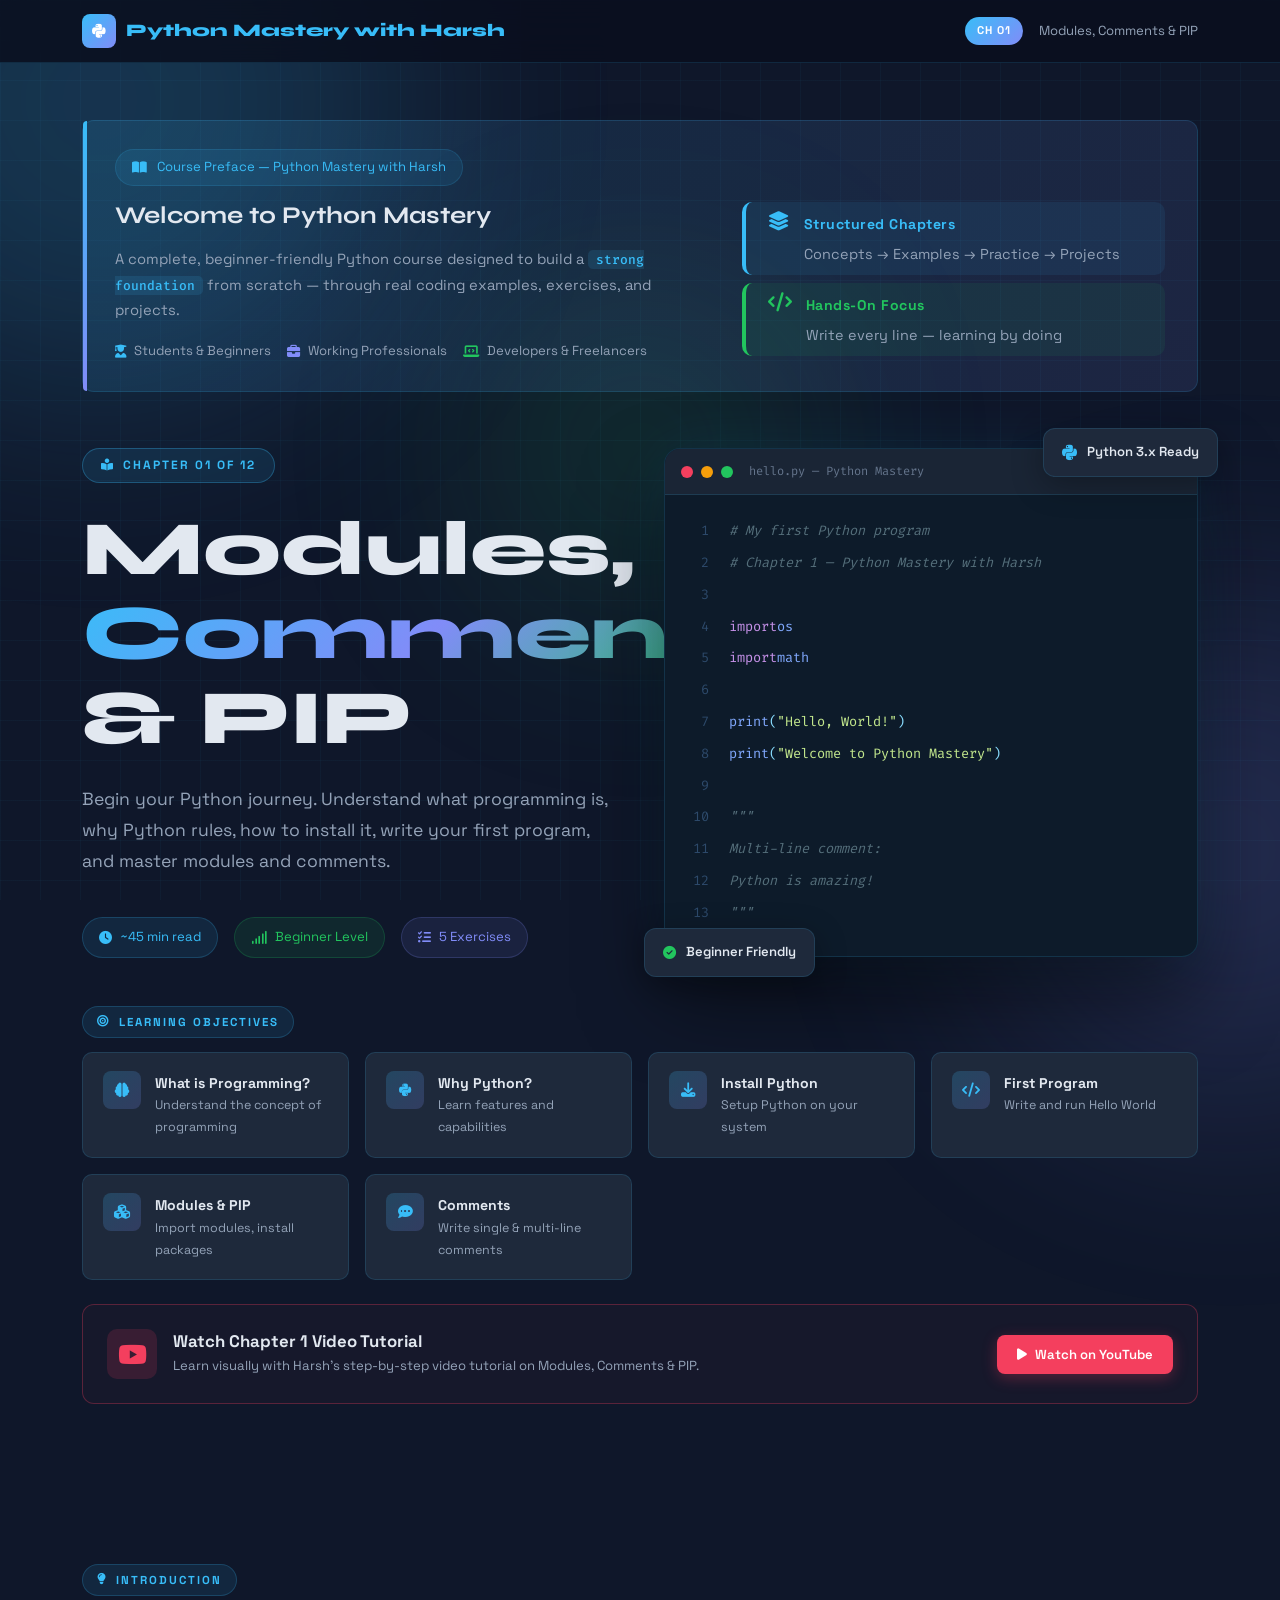
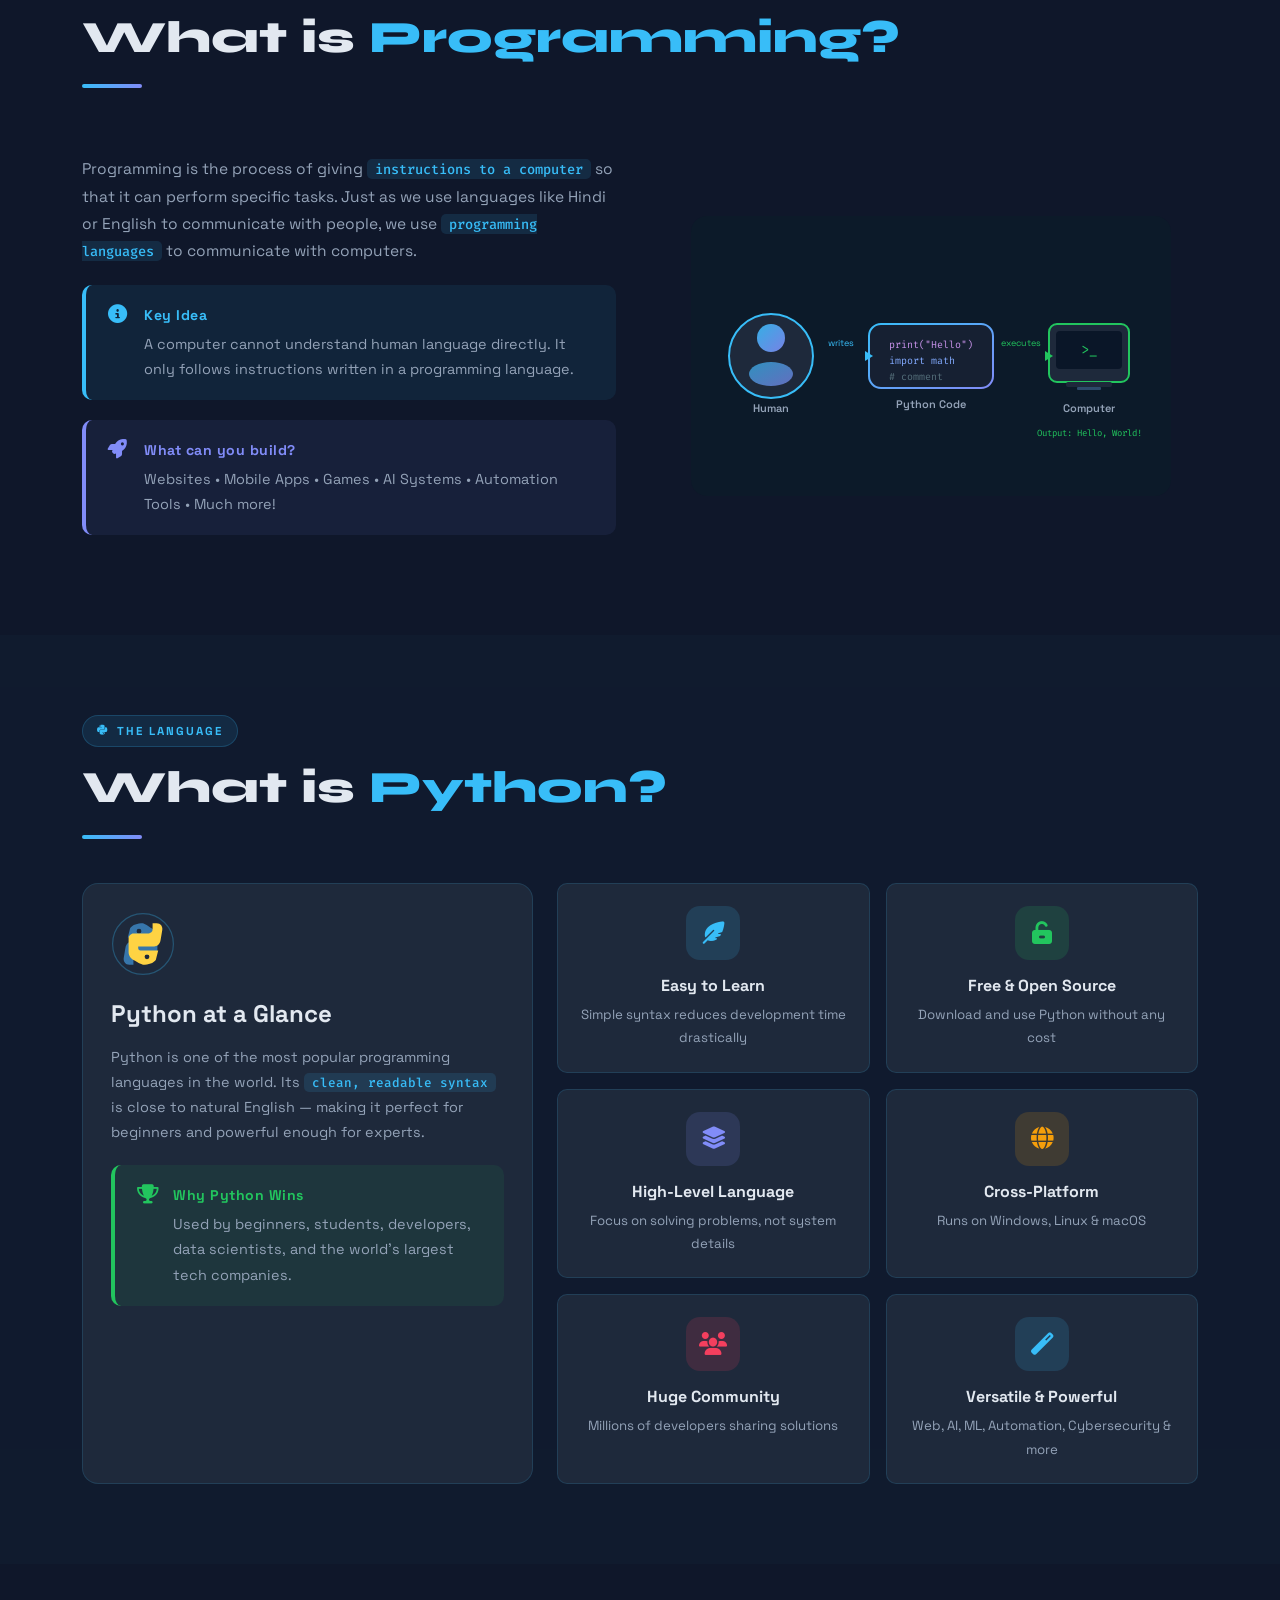
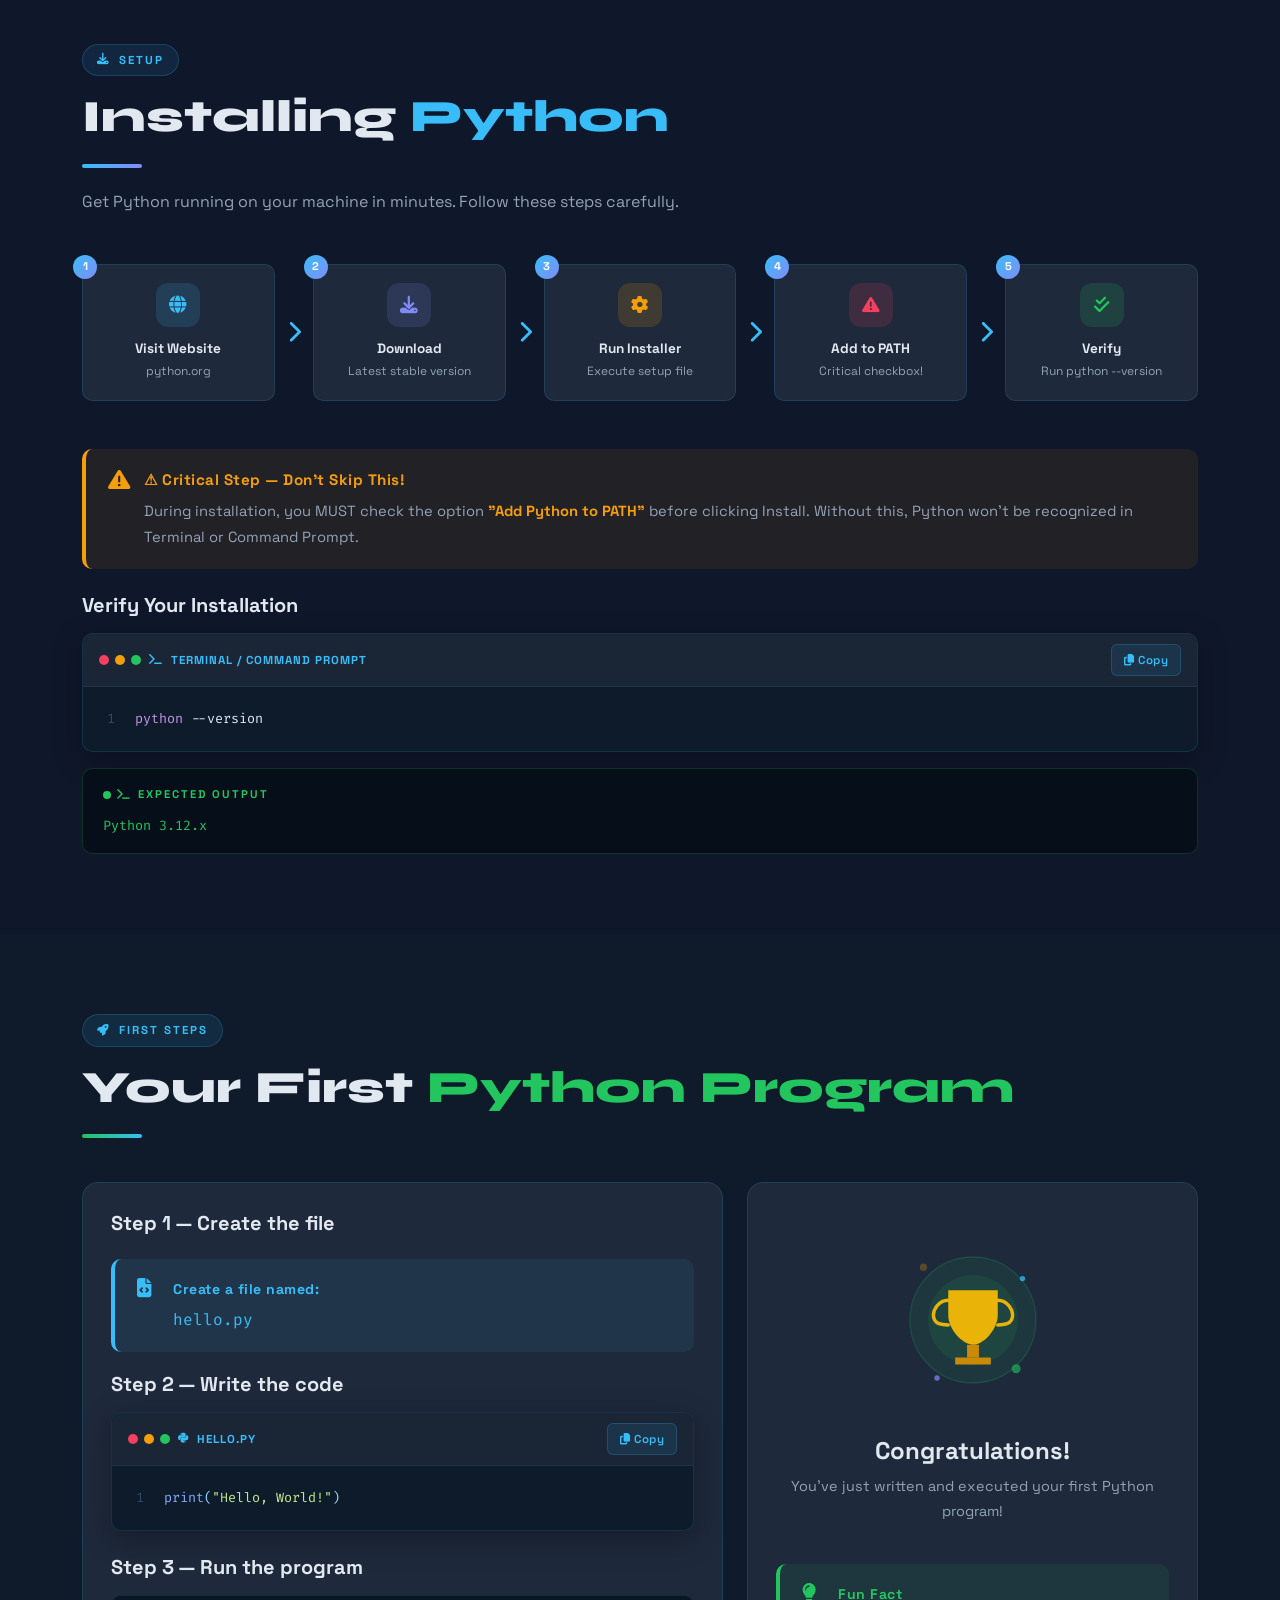
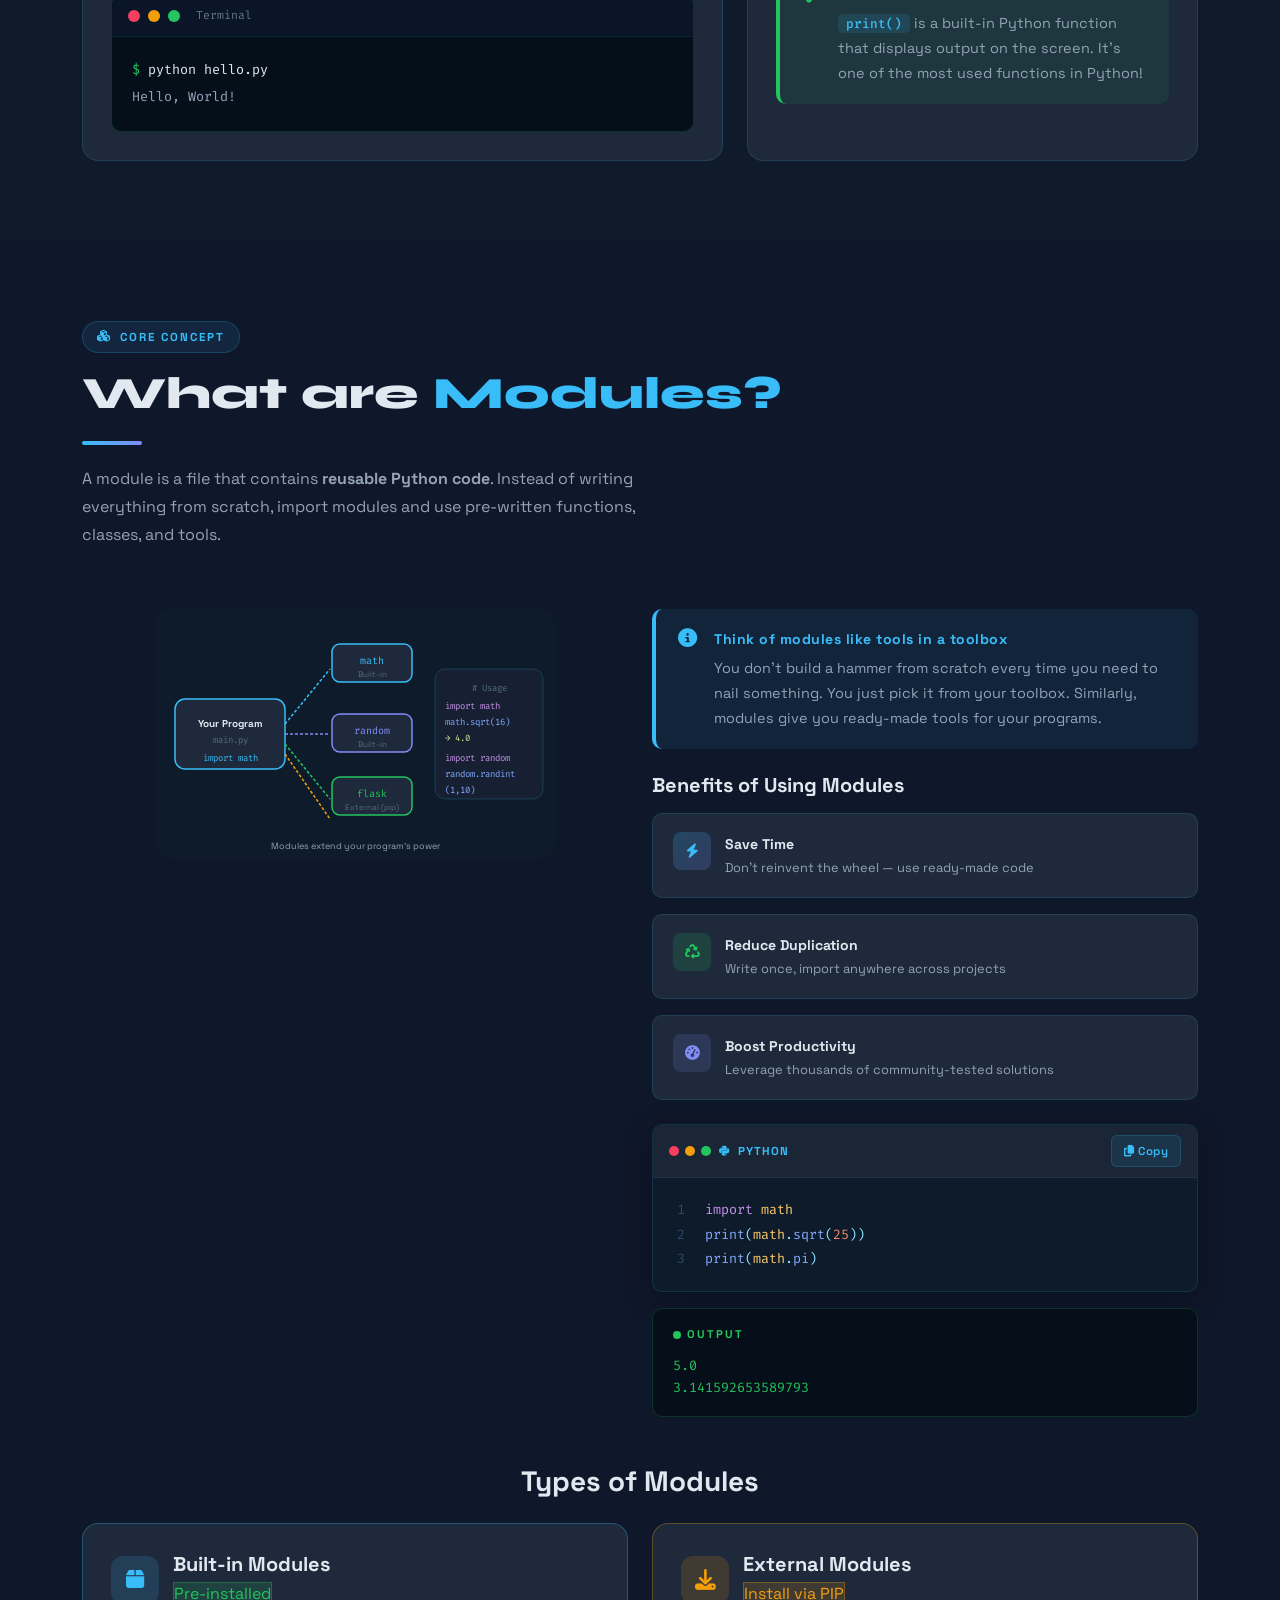
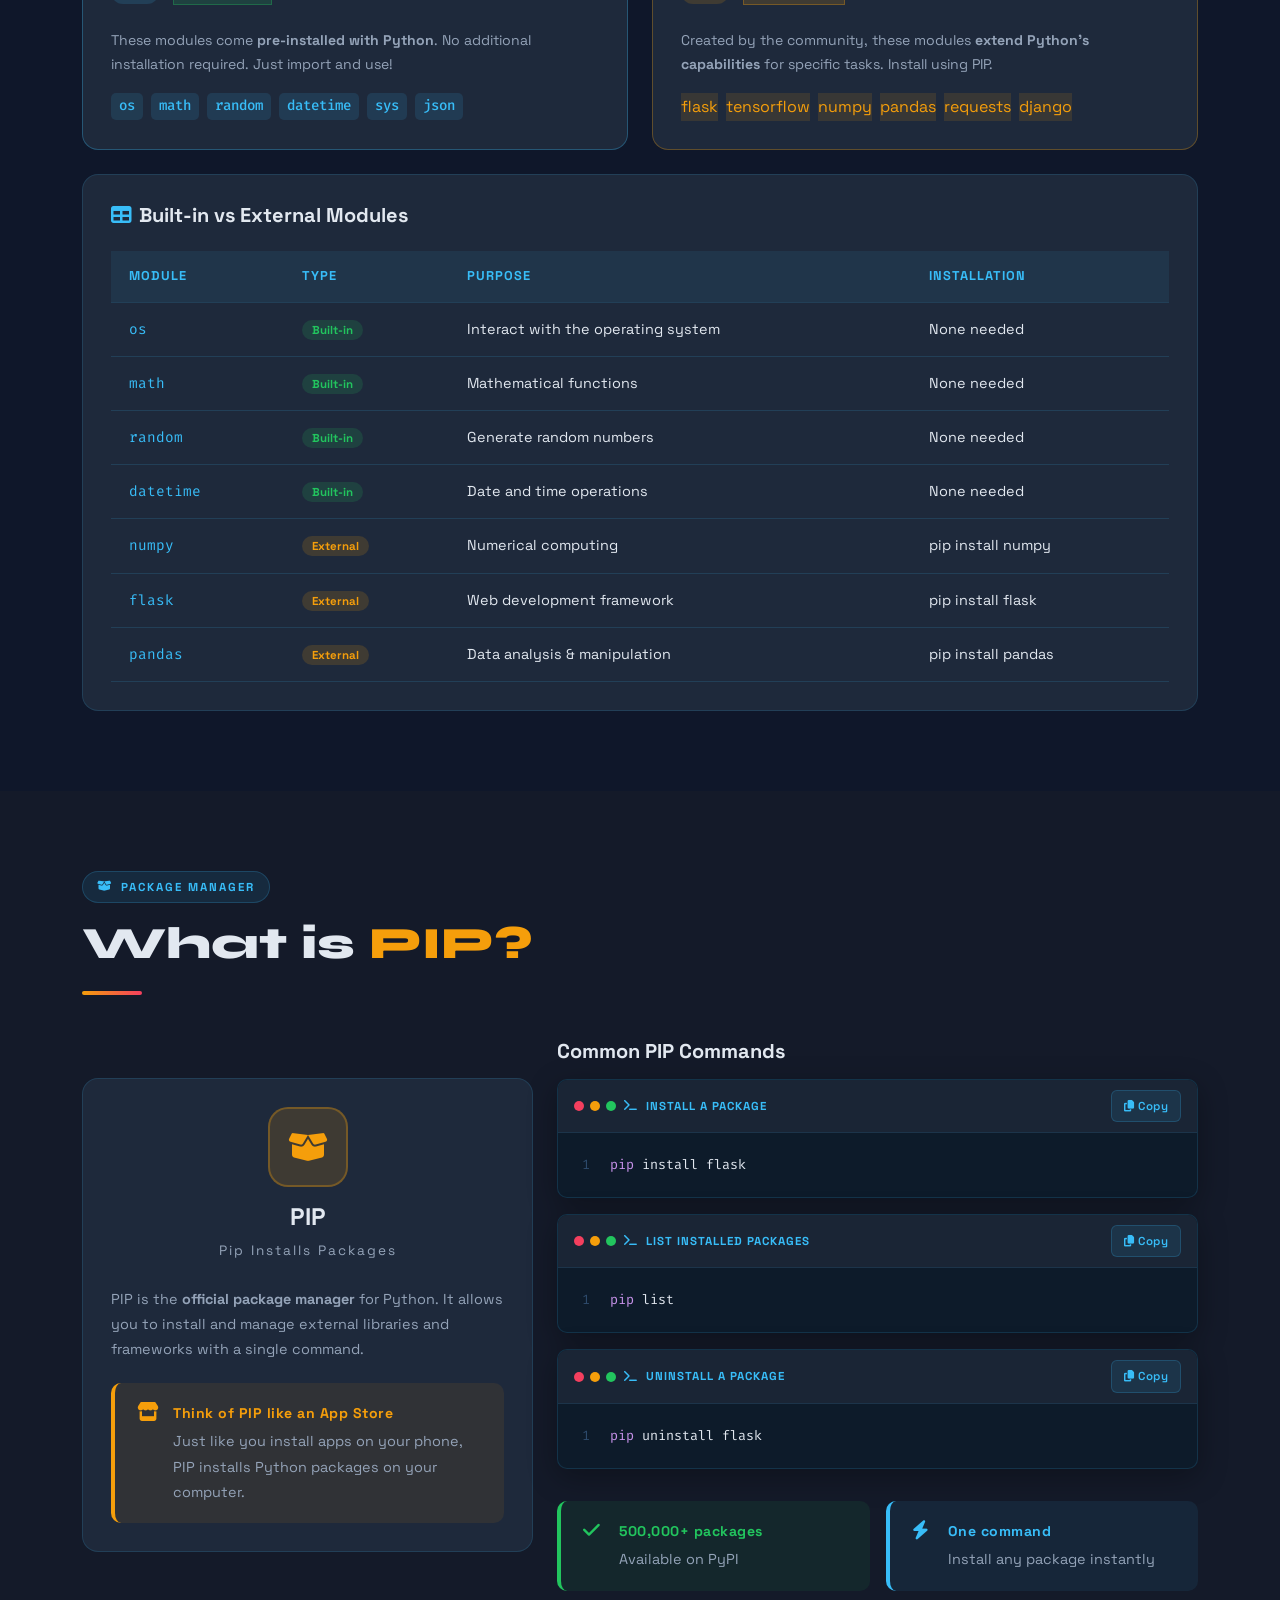
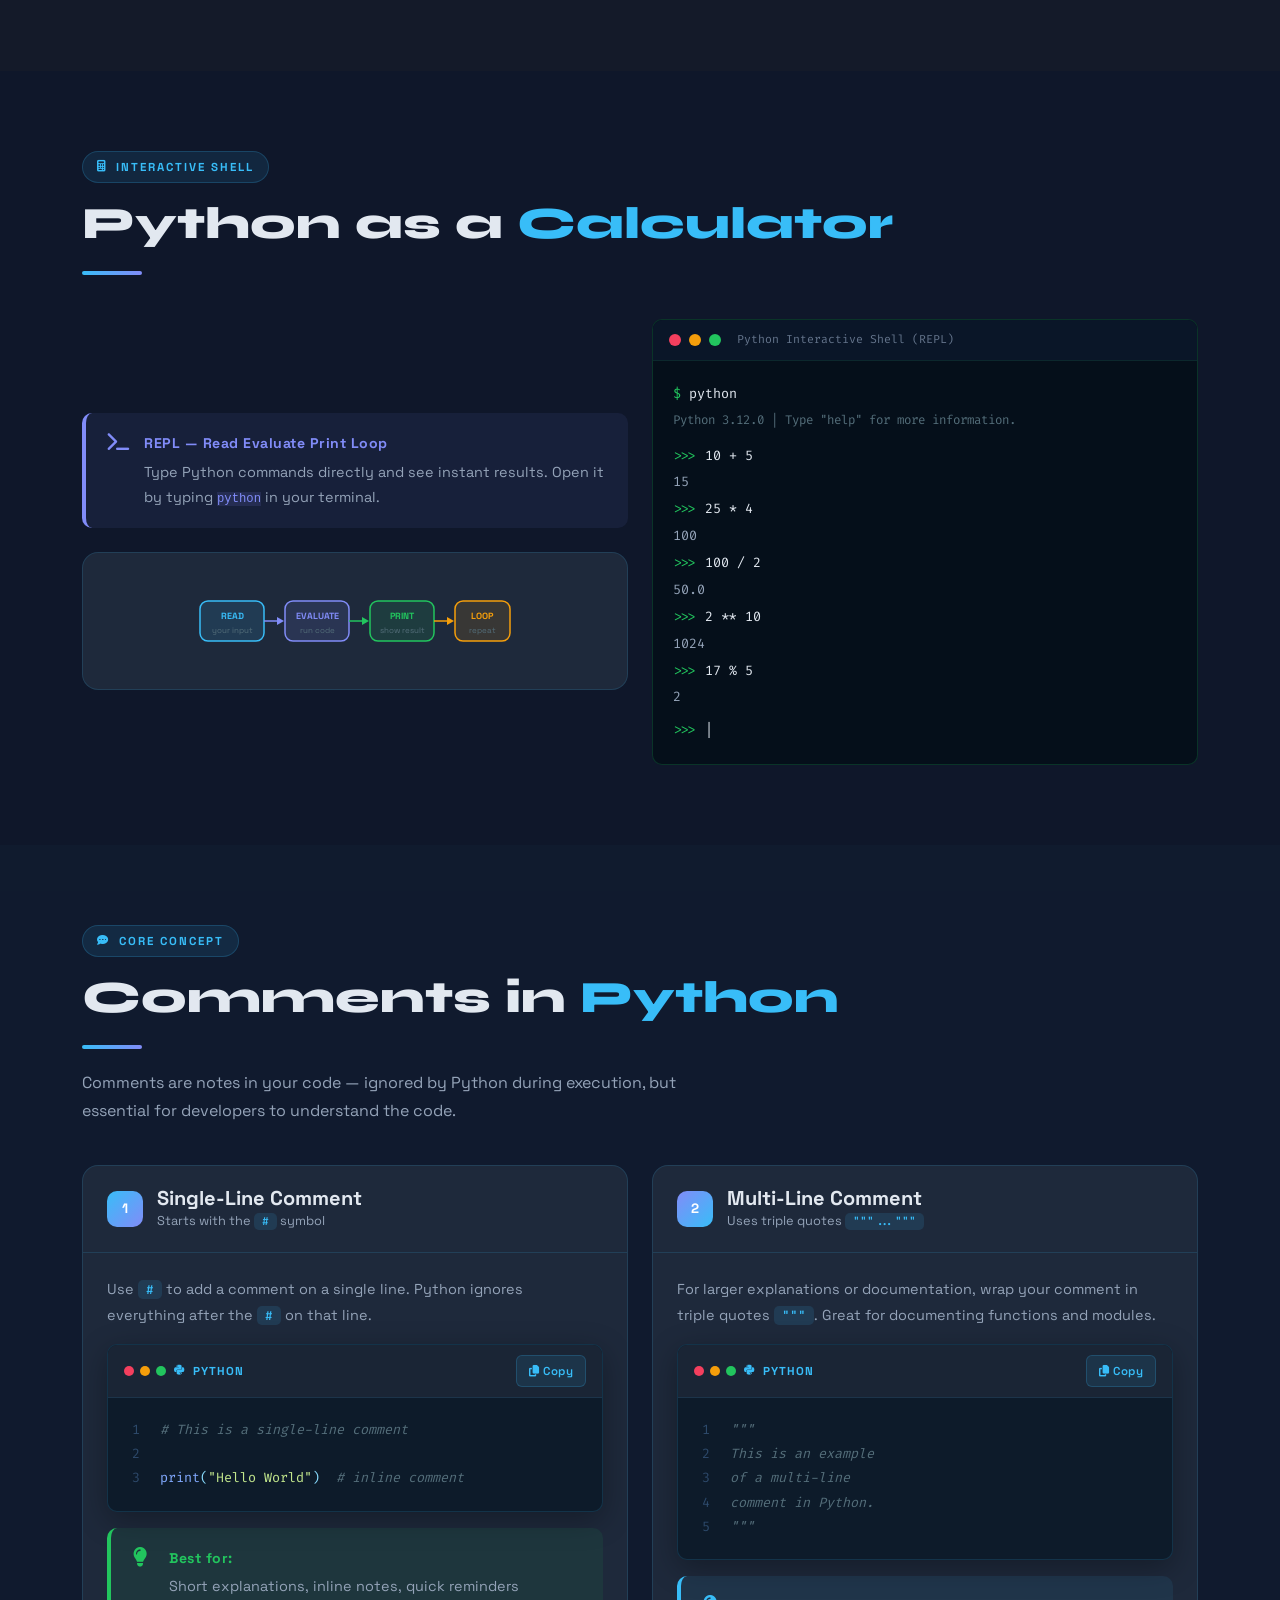
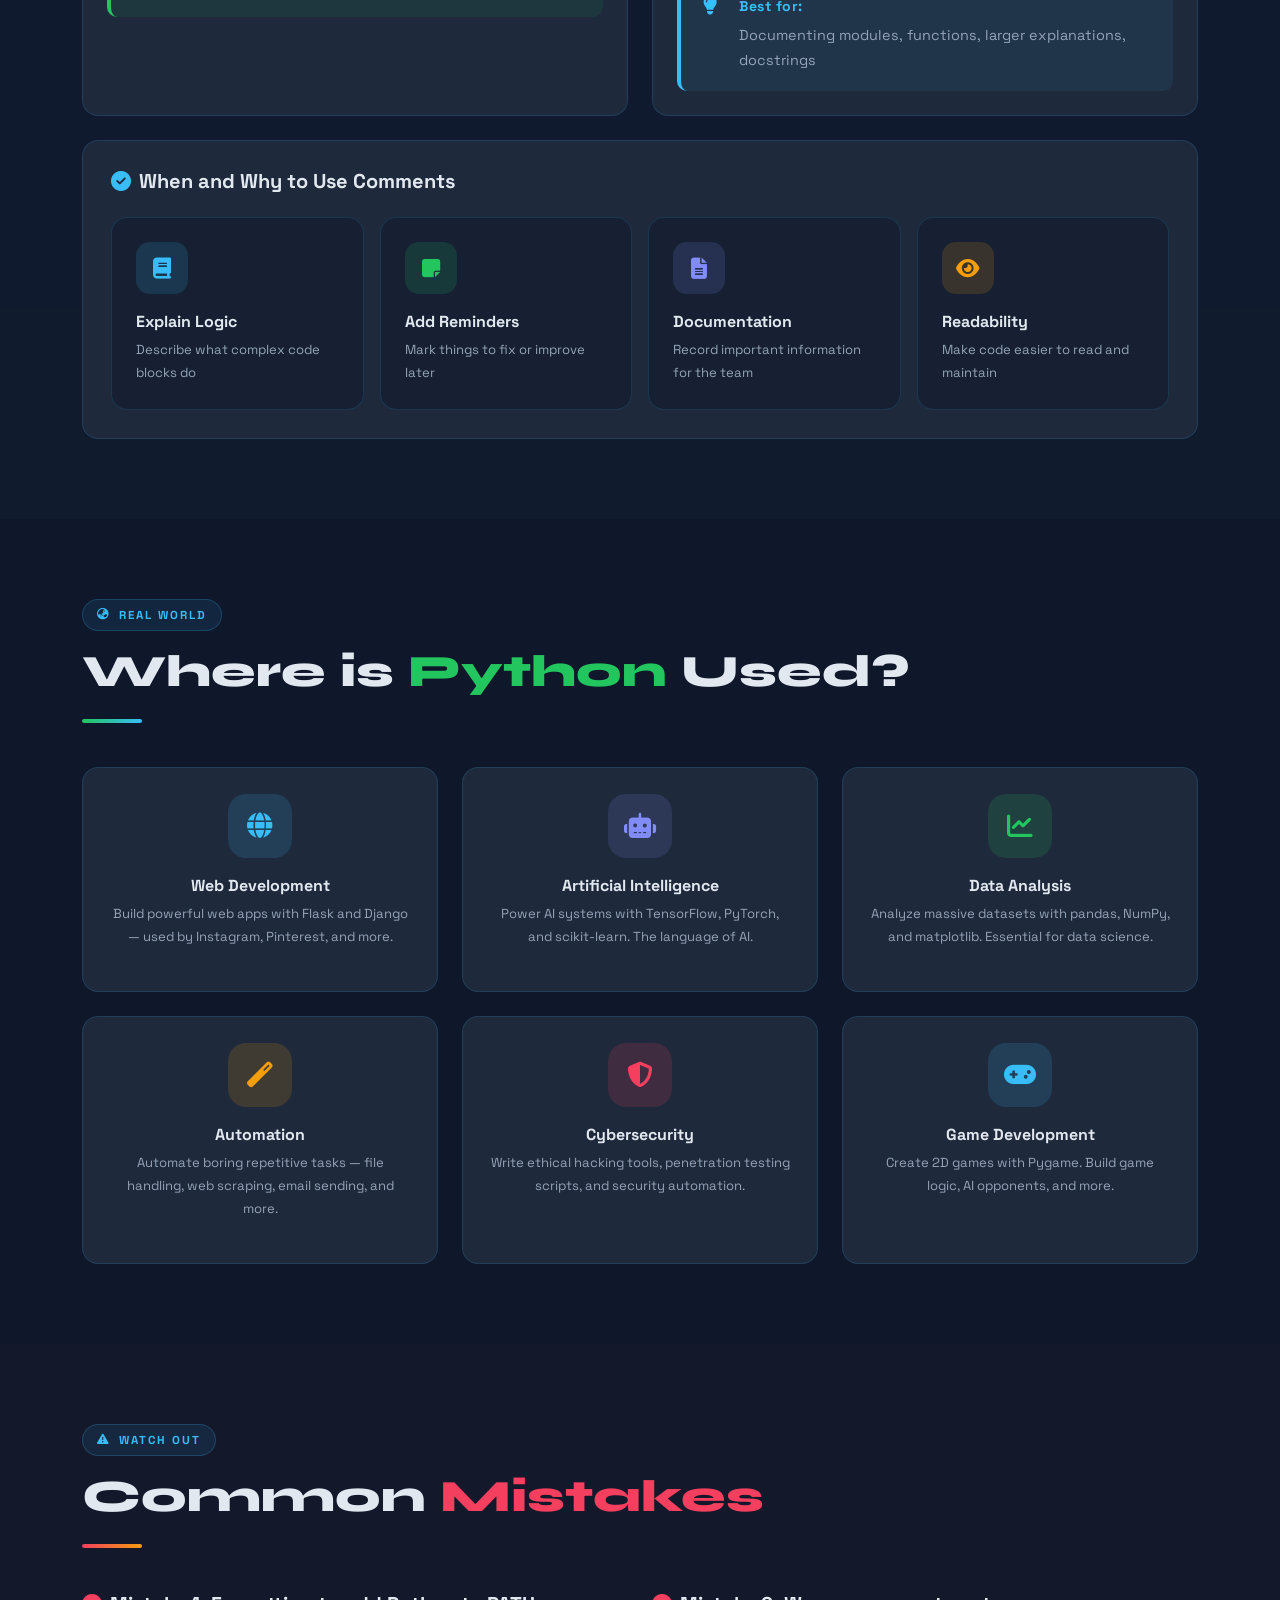
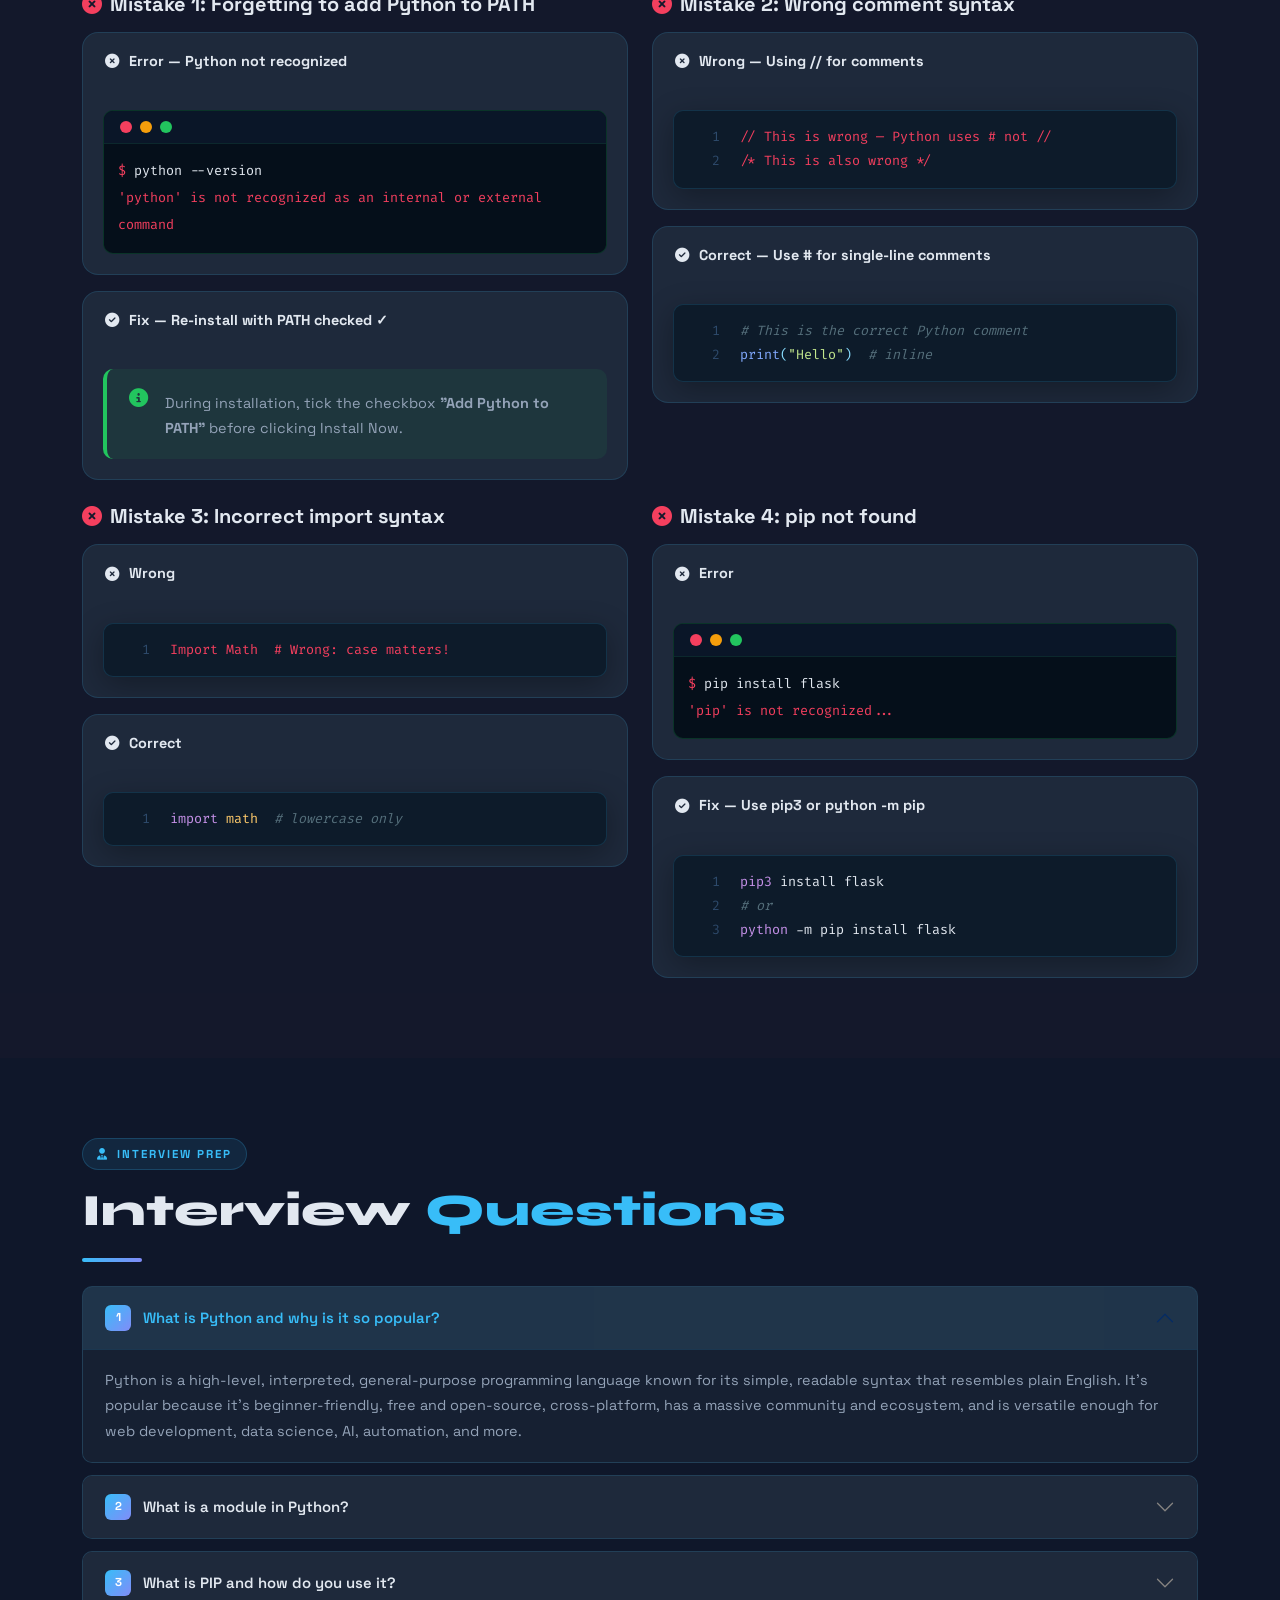
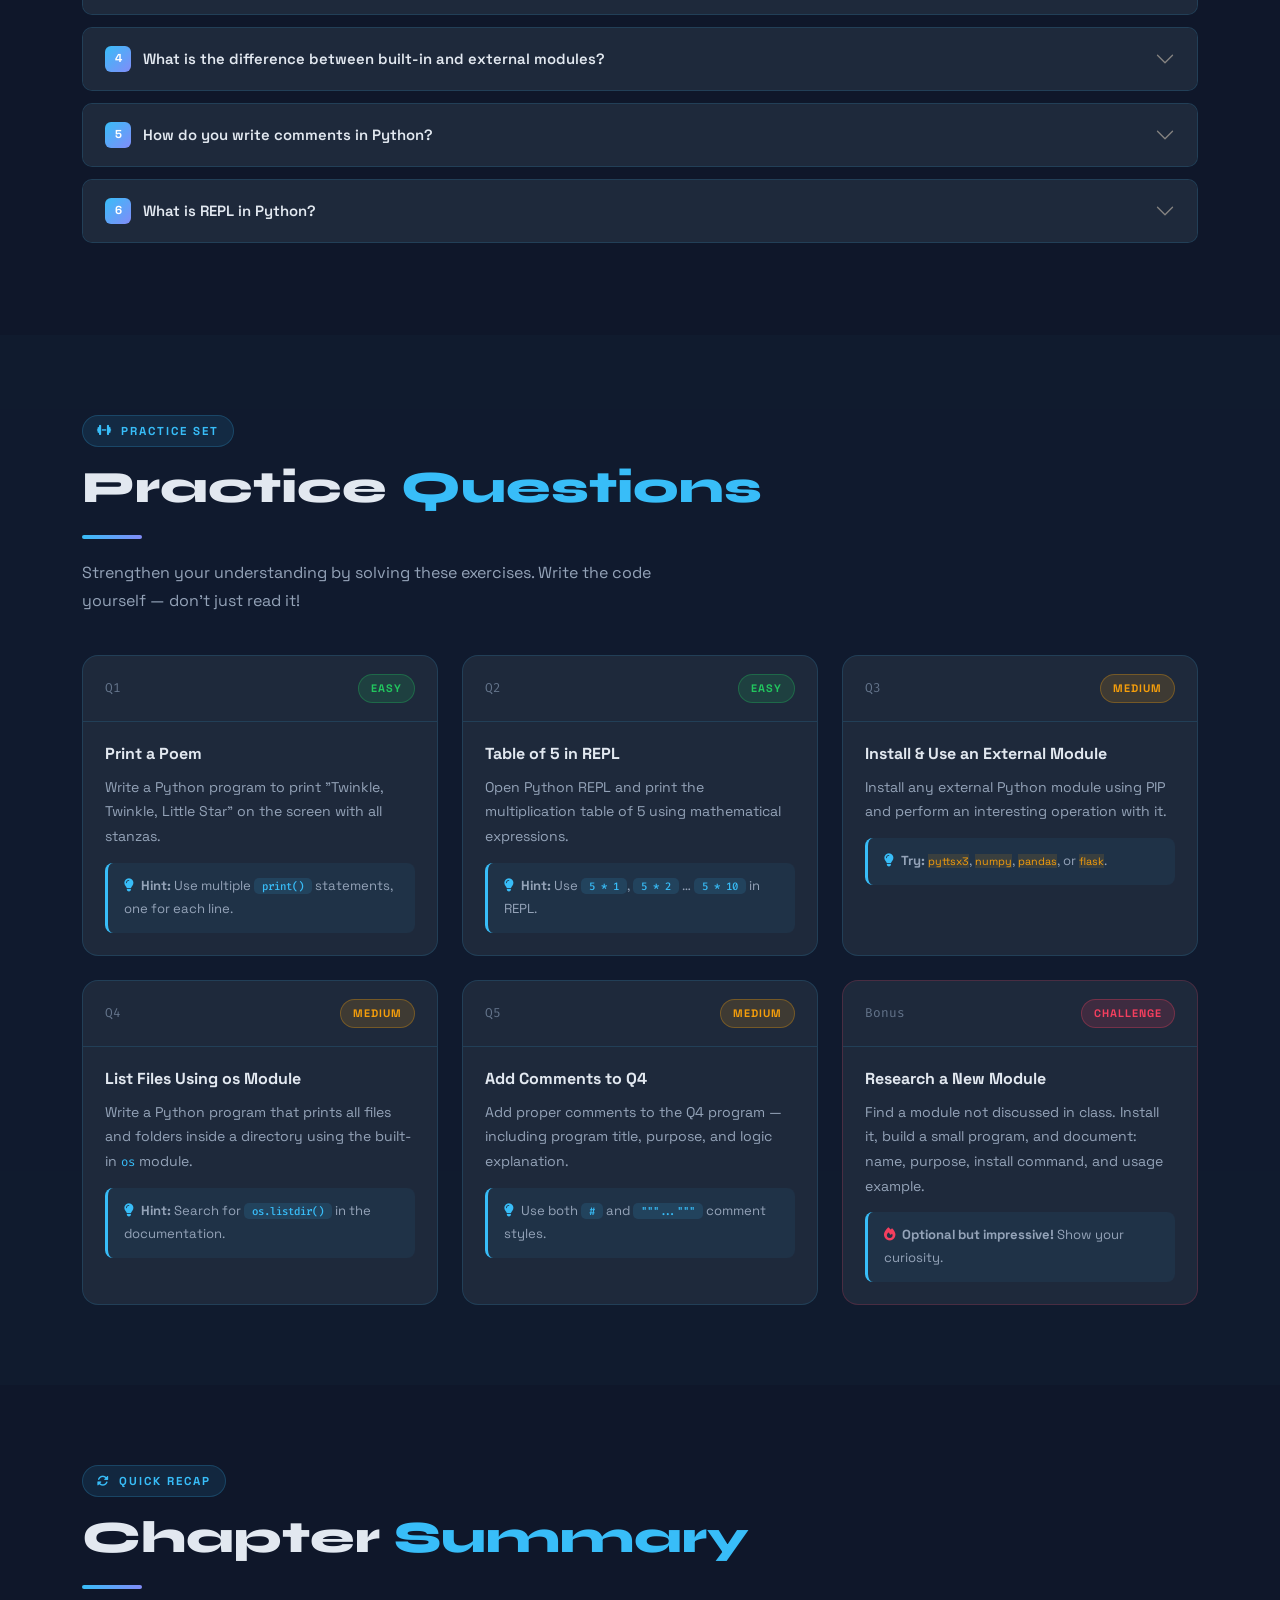
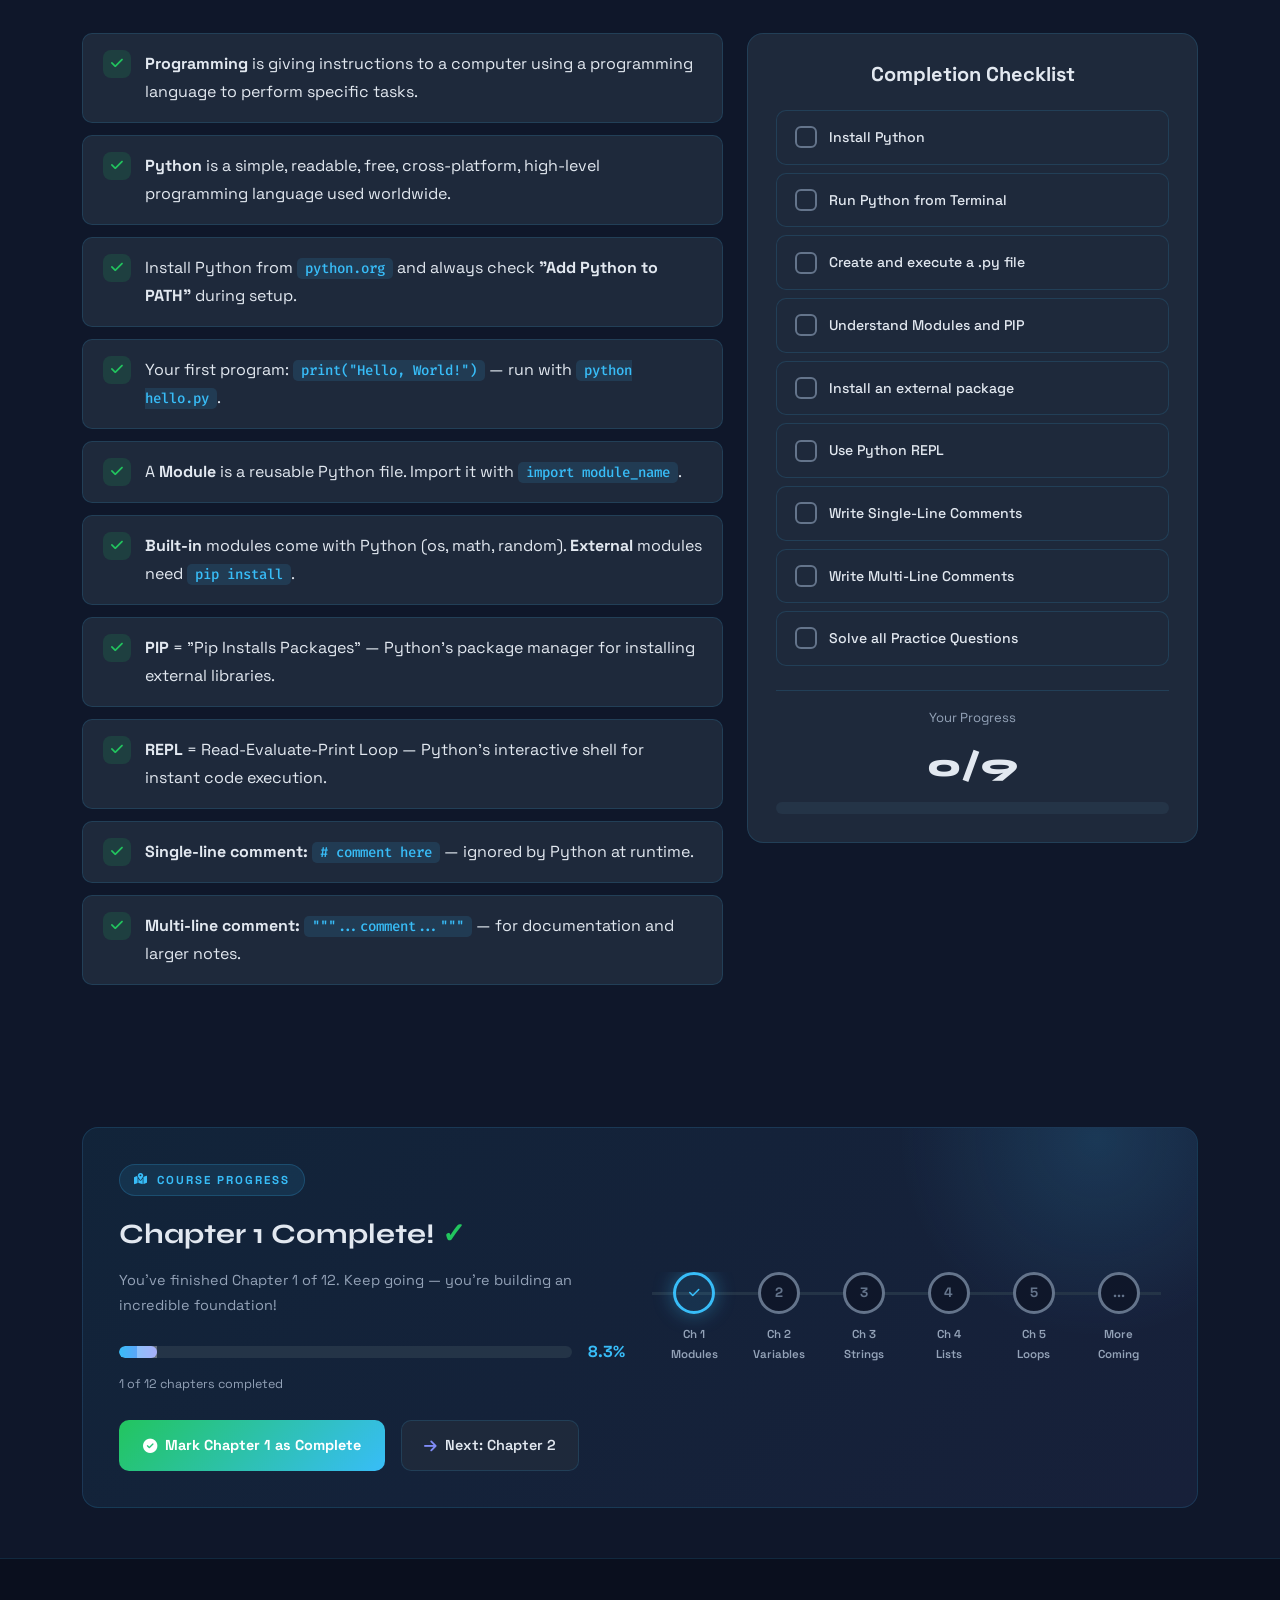
<file: Chapter-1/index.html>
<!DOCTYPE html>
<html lang="en">
<head>
<meta charset="UTF-8" />
<meta name="viewport" content="width=device-width, initial-scale=1.0" />
<title>Chapter 1 – Modules, Comments & PIP | Python Mastery with Harsh</title>

<!-- Bootstrap 5 -->
<link href="https://cdn.jsdelivr.net/npm/bootstrap@5.3.2/dist/css/bootstrap.min.css" rel="stylesheet"/>
<!-- AOS -->
<link href="https://unpkg.com/aos@2.3.4/dist/aos.css" rel="stylesheet"/>
<!-- Font Awesome -->
<link href="https://cdnjs.cloudflare.com/ajax/libs/font-awesome/6.5.0/css/all.min.css" rel="stylesheet"/>
<!-- Google Fonts -->
<link href="https://fonts.googleapis.com/css2?family=Fira+Code:wght@400;500;600&family=Space+Grotesk:wght@300;400;500;600;700&family=Syne:wght@400;600;700;800&display=swap" rel="stylesheet"/>

<link rel="stylesheet" href="assets/css/style.css">
</head>
<body>

<div class="bg-orb bg-orb-1"></div>
<div class="bg-orb bg-orb-2"></div>
<div class="bg-orb bg-orb-3"></div>

<!-- ========================
     NAVBAR
======================== -->
<nav class="course-nav">
  <div class="container">
    <div class="d-flex align-items-center justify-content-between">
      <a href="../index.html" class="brand">
        <div class="brand-icon"><i class="fab fa-python"></i></div>
        Python Mastery with Harsh
      </a>
      <div class="d-flex align-items-center gap-3">
        <span class="chapter-badge">CH 01</span>
        <span class="d-none d-md-block" style="font-size:0.82rem;color:var(--text-muted)">Modules, Comments & PIP</span>
      </div>
    </div>
  </div>
</nav>

<!-- ========================
     HERO SECTION
======================== -->
<section class="hero-section" id="hero">
  <div class="container position-relative">

    <!-- PREFACE STRIP -->
    <div class="hero-preface-strip" data-aos="fade-down">
      <div class="preface-author">
        <i class="fas fa-book-open"></i> Course Preface — Python Mastery with Harsh
      </div>
      <div class="row align-items-start">
        <div class="col-md-7">
          <h4 class="fw-bold mb-3" style="font-family:'Syne',sans-serif;">Welcome to Python Mastery</h4>
          <p style="font-size:0.92rem;color:var(--text-muted);margin-bottom:14px;">
            A complete, beginner-friendly Python course designed to build a
            <span class="kw-highlight">strong foundation</span> from scratch — through real coding examples,
            exercises, and projects.
          </p>
          <div class="d-flex flex-wrap gap-3 mt-3">
            <div style="display:flex;align-items:center;gap:8px;font-size:0.82rem;color:var(--text-muted);">
              <i class="fas fa-user-graduate" style="color:#38bdf8"></i> Students &amp; Beginners
            </div>
            <div style="display:flex;align-items:center;gap:8px;font-size:0.82rem;color:var(--text-muted);">
              <i class="fas fa-briefcase" style="color:#818cf8"></i> Working Professionals
            </div>
            <div style="display:flex;align-items:center;gap:8px;font-size:0.82rem;color:var(--text-muted);">
              <i class="fas fa-laptop-code" style="color:#22c55e"></i> Developers &amp; Freelancers
            </div>
          </div>
        </div>
        <div class="col-md-5 mt-3 mt-md-0">
          <div class="d-flex flex-column gap-2">
            <div class="callout callout-blue py-2" style="margin:0">
              <i class="fas fa-layer-group callout-icon" style="color:#38bdf8"></i>
              <div><span class="callout-title" style="color:#38bdf8">Structured Chapters</span><div class="callout-body">Concepts → Examples → Practice → Projects</div></div>
            </div>
            <div class="callout callout-green py-2" style="margin:0">
              <i class="fas fa-code callout-icon" style="color:#22c55e"></i>
              <div><span class="callout-title" style="color:#22c55e">Hands-On Focus</span><div class="callout-body">Write every line — learning by doing</div></div>
            </div>
          </div>
        </div>
      </div>
    </div>

    <!-- HERO MAIN -->
    <div class="row align-items-center g-5">
      <div class="col-lg-6">
        <div class="chapter-number-pill animate-hero">
          <i class="fas fa-book-reader"></i> Chapter 01 of 12
        </div>
        <h1 class="hero-title animate-hero-delay-1">
          Modules,<br>
          <span class="gradient-text">Comments</span><br>
          &amp; PIP
        </h1>
        <p class="hero-desc animate-hero-delay-2">
          Begin your Python journey. Understand what programming is, why Python rules,
          how to install it, write your first program, and master modules and comments.
        </p>
        <div class="d-flex flex-wrap gap-3 animate-hero-delay-3">
          <div style="display:flex;align-items:center;gap:8px;background:rgba(56,189,248,0.1);border:1px solid rgba(56,189,248,0.2);padding:8px 16px;border-radius:30px;font-size:0.82rem;color:var(--accent)">
            <i class="fas fa-clock"></i> ~45 min read
          </div>
          <div style="display:flex;align-items:center;gap:8px;background:rgba(34,197,94,0.1);border:1px solid rgba(34,197,94,0.2);padding:8px 16px;border-radius:30px;font-size:0.82rem;color:#22c55e">
            <i class="fas fa-signal"></i> Beginner Level
          </div>
          <div style="display:flex;align-items:center;gap:8px;background:rgba(129,140,248,0.1);border:1px solid rgba(129,140,248,0.2);padding:8px 16px;border-radius:30px;font-size:0.82rem;color:#818cf8">
            <i class="fas fa-tasks"></i> 5 Exercises
          </div>
        </div>
      </div>
      <div class="col-lg-6">
        <div class="hero-visual" data-aos="fade-left" data-aos-delay="200">
          <div class="hero-code-window">
            <div class="window-bar">
              <span class="dot dot-r"></span>
              <span class="dot dot-y"></span>
              <span class="dot dot-g"></span>
              <span class="window-title">hello.py — Python Mastery</span>
            </div>
            <div class="window-body">
              <div class="code-line"><span class="ln">1</span><span class="cm"># My first Python program</span></div>
              <div class="code-line"><span class="ln">2</span><span class="cm"># Chapter 1 — Python Mastery with Harsh</span></div>
              <div class="code-line"><span class="ln">3</span></div>
              <div class="code-line"><span class="ln">4</span><span class="kw">import</span><span class="ot"> </span><span class="fn">os</span></div>
              <div class="code-line"><span class="ln">5</span><span class="kw">import</span><span class="ot"> </span><span class="fn">math</span></div>
              <div class="code-line"><span class="ln">6</span></div>
              <div class="code-line"><span class="ln">7</span><span class="fn">print</span><span class="op">(</span><span class="str">"Hello, World!"</span><span class="op">)</span></div>
              <div class="code-line"><span class="ln">8</span><span class="fn">print</span><span class="op">(</span><span class="str">"Welcome to Python Mastery"</span><span class="op">)</span></div>
              <div class="code-line"><span class="ln">9</span></div>
              <div class="code-line"><span class="ln">10</span><span class="cm">"""</span></div>
              <div class="code-line"><span class="ln">11</span><span class="cm"> Multi-line comment:</span></div>
              <div class="code-line"><span class="ln">12</span><span class="cm"> Python is amazing!</span></div>
              <div class="code-line"><span class="ln">13</span><span class="cm">"""</span></div>
            </div>
          </div>
          <!-- Floating badges -->
          <div class="floating-badge floating-badge-1">
            <i class="fab fa-python" style="color:#38bdf8;font-size:1.1rem"></i>
            <span style="color:var(--text-main)">Python 3.x Ready</span>
          </div>
          <div class="floating-badge floating-badge-2">
            <i class="fas fa-check-circle" style="color:#22c55e"></i>
            <span style="color:var(--text-main)">Beginner Friendly</span>
          </div>
        </div>
      </div>
    </div>

    <!-- LEARNING OBJECTIVES -->
    <div class="mt-5" data-aos="fade-up" data-aos-delay="100">
      <div class="section-label"><i class="fas fa-bullseye"></i> Learning Objectives</div>
      <div class="obj-grid">
        <div class="obj-card"><div class="obj-icon"><i class="fas fa-brain"></i></div><div><div style="font-weight:700;font-size:0.88rem">What is Programming?</div><div style="font-size:0.78rem;color:var(--text-muted)">Understand the concept of programming</div></div></div>
        <div class="obj-card"><div class="obj-icon"><i class="fab fa-python"></i></div><div><div style="font-weight:700;font-size:0.88rem">Why Python?</div><div style="font-size:0.78rem;color:var(--text-muted)">Learn features and capabilities</div></div></div>
        <div class="obj-card"><div class="obj-icon"><i class="fas fa-download"></i></div><div><div style="font-weight:700;font-size:0.88rem">Install Python</div><div style="font-size:0.78rem;color:var(--text-muted)">Setup Python on your system</div></div></div>
        <div class="obj-card"><div class="obj-icon"><i class="fas fa-code"></i></div><div><div style="font-weight:700;font-size:0.88rem">First Program</div><div style="font-size:0.78rem;color:var(--text-muted)">Write and run Hello World</div></div></div>
        <div class="obj-card"><div class="obj-icon"><i class="fas fa-cubes"></i></div><div><div style="font-weight:700;font-size:0.88rem">Modules &amp; PIP</div><div style="font-size:0.78rem;color:var(--text-muted)">Import modules, install packages</div></div></div>
        <div class="obj-card"><div class="obj-icon"><i class="fas fa-comment-dots"></i></div><div><div style="font-weight:700;font-size:0.88rem">Comments</div><div style="font-size:0.78rem;color:var(--text-muted)">Write single &amp; multi-line comments</div></div></div>
      </div>
    <!-- YOUTUBE VIDEO TUTORIAL CARD -->
    <div class="mt-4" data-aos="fade-up" data-aos-delay="150">
      <div class="glass-card d-flex align-items-center justify-content-between p-4 flex-wrap gap-3" style="border-color: rgba(244, 63, 94, 0.3); background: rgba(244, 63, 94, 0.03); border-radius: 12px;">
        <div class="d-flex align-items-center gap-3">
          <div class="yt-icon-wrap" style="width: 50px; height: 50px; background: rgba(244, 63, 94, 0.15); border-radius: 10px; display: flex; align-items: center; justify-content: center; font-size: 1.6rem; color: #f43f5e; flex-shrink: 0;">
            <i class="fab fa-youtube"></i>
          </div>
          <div>
            <h5 class="fw-bold mb-1" style="font-size: 1.05rem; font-family: 'Space Grotesk', sans-serif;">Watch Chapter 1 Video Tutorial</h5>
            <p style="color: var(--text-muted); font-size: 0.82rem; margin: 0;">Learn visually with Harsh's step-by-step video tutorial on Modules, Comments & PIP.</p>
          </div>
        </div>
        <a href="https://youtu.be/wfYnsQW9OLw?si=_sfgcVbQyazFBzcF" target="_blank" rel="noopener" class="btn d-inline-flex align-items-center gap-2" style="background: #f43f5e; color: #fff; border: none; padding: 10px 20px; border-radius: 8px; font-weight: 600; font-size: 0.82rem; transition: all 0.3s ease; box-shadow: 0 4px 15px rgba(244, 63, 94, 0.3);" onmouseover="this.style.transform='translateY(-2px)'; this.style.boxShadow='0 6px 20px rgba(244, 63, 94, 0.4)';" onmouseout="this.style.transform='translateY(0)'; this.style.boxShadow='0 4px 15px rgba(244, 63, 94, 0.3)';">
          <i class="fas fa-play"></i> Watch on YouTube
        </a>
      </div>
    </div>
  </div>
</section>

<!-- ========================
     SECTION 1 — PROGRAMMING
======================== -->
<section class="section-gap" id="programming">
  <div class="container">

    <div data-aos="fade-right">
      <div class="section-label"><i class="fas fa-lightbulb"></i> Introduction</div>
      <h2 class="section-title">What is <span style="color:var(--accent)">Programming?</span></h2>
      <div class="section-divider"></div>
    </div>

    <div class="row align-items-center g-5 mt-2">
      <div class="col-lg-6" data-aos="fade-right" data-aos-delay="100">
        <p style="color:var(--text-muted);font-size:0.97rem;margin-bottom:20px;">
          Programming is the process of giving <span class="kw-highlight">instructions to a computer</span> so that it can perform specific tasks.
          Just as we use languages like Hindi or English to communicate with people, we use <span class="kw-highlight">programming languages</span> to communicate with computers.
        </p>
        <div class="callout callout-blue">
          <i class="fas fa-info-circle callout-icon" style="color:#38bdf8"></i>
          <div>
            <div class="callout-title" style="color:#38bdf8">Key Idea</div>
            <div class="callout-body">A computer cannot understand human language directly. It only follows instructions written in a programming language.</div>
          </div>
        </div>
        <div class="callout callout-purple" style="margin-top:16px">
          <i class="fas fa-rocket callout-icon" style="color:#818cf8"></i>
          <div>
            <div class="callout-title" style="color:#818cf8">What can you build?</div>
            <div class="callout-body">Websites • Mobile Apps • Games • AI Systems • Automation Tools • Much more!</div>
          </div>
        </div>
      </div>
      <div class="col-lg-6" data-aos="fade-left" data-aos-delay="200">
        <!-- SVG Illustration: Human → Code → Computer -->
        <div class="illustration-wrap">
          <svg viewBox="0 0 480 280" xmlns="http://www.w3.org/2000/svg" style="width:100%;max-width:480px">
            <defs>
              <linearGradient id="g1" x1="0%" y1="0%" x2="100%" y2="100%">
                <stop offset="0%" style="stop-color:#38bdf8"/>
                <stop offset="100%" style="stop-color:#818cf8"/>
              </linearGradient>
              <linearGradient id="g2" x1="0%" y1="0%" x2="100%" y2="100%">
                <stop offset="0%" style="stop-color:#22c55e"/>
                <stop offset="100%" style="stop-color:#38bdf8"/>
              </linearGradient>
              <filter id="glow-f">
                <feGaussianBlur stdDeviation="3" result="coloredBlur"/>
                <feMerge><feMergeNode in="coloredBlur"/><feMergeNode in="SourceGraphic"/></feMerge>
              </filter>
            </defs>
            <!-- Background -->
            <rect width="480" height="280" rx="16" fill="#0d1b2a" opacity="0.9"/>
            <!-- Human node -->
            <circle cx="80" cy="140" r="42" fill="#1e293b" stroke="#38bdf8" stroke-width="2"/>
            <circle cx="80" cy="122" r="14" fill="url(#g1)" opacity="0.9"/>
            <ellipse cx="80" cy="158" rx="22" ry="12" fill="url(#g1)" opacity="0.7"/>
            <text x="80" y="196" text-anchor="middle" fill="#94a3b8" font-size="11" font-family="Space Grotesk,sans-serif" font-weight="600">Human</text>
            <!-- Code node -->
            <rect x="178" y="108" width="124" height="64" rx="12" fill="#162032" stroke="url(#g1)" stroke-width="2"/>
            <text x="198" y="132" fill="#c792ea" font-size="10" font-family="Fira Code,monospace">print("Hello")</text>
            <text x="198" y="148" fill="#82aaff" font-size="10" font-family="Fira Code,monospace">import math</text>
            <text x="198" y="164" fill="#546e7a" font-size="10" font-family="Fira Code,monospace"># comment</text>
            <text x="240" y="192" text-anchor="middle" fill="#94a3b8" font-size="11" font-family="Space Grotesk,sans-serif" font-weight="600">Python Code</text>
            <!-- Computer node -->
            <rect x="358" y="108" width="80" height="58" rx="8" fill="#1e293b" stroke="#22c55e" stroke-width="2"/>
            <rect x="365" y="115" width="66" height="38" rx="4" fill="#0a1628"/>
            <text x="398" y="138" text-anchor="middle" fill="#22c55e" font-size="14" font-family="Fira Code,monospace">&gt;_</text>
            <rect x="375" y="166" width="46" height="5" rx="2" fill="#1e293b"/>
            <rect x="386" y="171" width="24" height="3" rx="1" fill="#2d4a6b"/>
            <text x="398" y="196" text-anchor="middle" fill="#94a3b8" font-size="11" font-family="Space Grotesk,sans-serif" font-weight="600">Computer</text>
            <!-- Arrows -->
            <line x1="124" y1="140" x2="176" y2="140" stroke="#38bdf8" stroke-width="2" stroke-dasharray="4,3" filter="url(#glow-f)"/>
            <polygon points="174,135 182,140 174,145" fill="#38bdf8"/>
            <line x1="304" y1="140" x2="356" y2="140" stroke="#22c55e" stroke-width="2" stroke-dasharray="4,3" filter="url(#glow-f)"/>
            <polygon points="354,135 362,140 354,145" fill="#22c55e"/>
            <!-- Labels on arrows -->
            <text x="150" y="130" text-anchor="middle" fill="#38bdf8" font-size="9" font-family="Space Grotesk,sans-serif">writes</text>
            <text x="330" y="130" text-anchor="middle" fill="#22c55e" font-size="9" font-family="Space Grotesk,sans-serif">executes</text>
            <!-- Output label -->
            <text x="398" y="220" text-anchor="middle" fill="#22c55e" font-size="9" font-family="Fira Code,monospace">Output: Hello, World!</text>
          </svg>
        </div>
      </div>
    </div>
  </div>
</section>

<!-- ========================
     SECTION 2 — WHAT IS PYTHON
======================== -->
<section class="section-gap" id="python" style="background:rgba(56,189,248,0.02)">
  <div class="container">
    <div data-aos="fade-right">
      <div class="section-label"><i class="fab fa-python"></i> The Language</div>
      <h2 class="section-title">What is <span style="color:var(--accent)">Python?</span></h2>
      <div class="section-divider"></div>
    </div>

    <div class="row g-4 mt-2">
      <div class="col-lg-5" data-aos="fade-right" data-aos-delay="100">
        <div class="glass-card h-100">
          <div class="mb-4">
            <svg viewBox="0 0 80 80" xmlns="http://www.w3.org/2000/svg" style="width:64px;height:64px">
              <defs>
                <linearGradient id="pyg1" x1="0%" y1="0%" x2="100%" y2="100%"><stop offset="0%" style="stop-color:#3776ab"/><stop offset="100%" style="stop-color:#ffd343"/></linearGradient>
              </defs>
              <circle cx="40" cy="40" r="38" fill="#1e293b" stroke="rgba(56,189,248,0.3)" stroke-width="1.5"/>
              <path d="M40 14c-7 0-13 2-16 6l-3 12h22c2 0 3 1 3 3v2H26c-3 0-7 2-8 8l-2 12c-1 5 2 9 7 9h5v-8c0-3 3-5 6-5h18c3 0 6-3 6-6V31c0-5-3-9-8-11A32 32 0 0040 14zm-5 7a3 3 0 110 6 3 3 0 010-6z" fill="#3776ab"/>
              <path d="M40 66c7 0 13-2 16-6l3-12H37c-2 0-3-1-3-3v-2h20c3 0 7-2 8-8l2-12c1-5-2-9-7-9h-5v8c0 3-3 5-6 5H28c-3 0-6 3-6 6v17c0 5 3 9 8 11A32 32 0 0040 66zm5-7a3 3 0 110-6 3 3 0 010 6z" fill="#ffd343"/>
            </svg>
          </div>
          <h4 class="fw-bold mb-3">Python at a Glance</h4>
          <p style="color:var(--text-muted);font-size:0.9rem;margin-bottom:20px;">
            Python is one of the most popular programming languages in the world. Its
            <span class="kw-highlight">clean, readable syntax</span> is close to natural English — making it
            perfect for beginners and powerful enough for experts.
          </p>
          <div class="callout callout-green" style="margin:0">
            <i class="fas fa-trophy callout-icon" style="color:#22c55e"></i>
            <div>
              <div class="callout-title" style="color:#22c55e">Why Python Wins</div>
              <div class="callout-body">Used by beginners, students, developers, data scientists, and the world's largest tech companies.</div>
            </div>
          </div>
        </div>
      </div>
      <div class="col-lg-7" data-aos="fade-left" data-aos-delay="150">
        <div class="feature-grid">
          <div class="feature-card" data-aos="zoom-in" data-aos-delay="100">
            <div class="f-icon" style="background:rgba(56,189,248,0.15)"><i class="fas fa-feather-alt" style="color:#38bdf8"></i></div>
            <h6>Easy to Learn</h6>
            <p>Simple syntax reduces development time drastically</p>
          </div>
          <div class="feature-card" data-aos="zoom-in" data-aos-delay="150">
            <div class="f-icon" style="background:rgba(34,197,94,0.15)"><i class="fas fa-unlock-alt" style="color:#22c55e"></i></div>
            <h6>Free &amp; Open Source</h6>
            <p>Download and use Python without any cost</p>
          </div>
          <div class="feature-card" data-aos="zoom-in" data-aos-delay="200">
            <div class="f-icon" style="background:rgba(129,140,248,0.15)"><i class="fas fa-layer-group" style="color:#818cf8"></i></div>
            <h6>High-Level Language</h6>
            <p>Focus on solving problems, not system details</p>
          </div>
          <div class="feature-card" data-aos="zoom-in" data-aos-delay="250">
            <div class="f-icon" style="background:rgba(245,158,11,0.15)"><i class="fas fa-globe" style="color:#f59e0b"></i></div>
            <h6>Cross-Platform</h6>
            <p>Runs on Windows, Linux &amp; macOS</p>
          </div>
          <div class="feature-card" data-aos="zoom-in" data-aos-delay="300">
            <div class="f-icon" style="background:rgba(244,63,94,0.15)"><i class="fas fa-users" style="color:#f43f5e"></i></div>
            <h6>Huge Community</h6>
            <p>Millions of developers sharing solutions</p>
          </div>
          <div class="feature-card" data-aos="zoom-in" data-aos-delay="350">
            <div class="f-icon" style="background:rgba(56,189,248,0.15)"><i class="fas fa-magic" style="color:#38bdf8"></i></div>
            <h6>Versatile &amp; Powerful</h6>
            <p>Web, AI, ML, Automation, Cybersecurity &amp; more</p>
          </div>
        </div>
      </div>
    </div>
  </div>
</section>

<!-- ========================
     SECTION 3 — INSTALL PYTHON
======================== -->
<section class="section-gap" id="install">
  <div class="container">
    <div data-aos="fade-right">
      <div class="section-label"><i class="fas fa-download"></i> Setup</div>
      <h2 class="section-title">Installing <span style="color:var(--accent)">Python</span></h2>
      <div class="section-divider"></div>
      <p class="section-sub">Get Python running on your machine in minutes. Follow these steps carefully.</p>
    </div>

    <div class="mt-5">
      <!-- Flow Diagram -->
      <div class="flow-container mb-5" data-aos="fade-up">
        <div class="flow-step">
          <div class="step-num">1</div>
          <div class="step-icon" style="background:rgba(56,189,248,0.15)"><i class="fas fa-globe" style="color:#38bdf8"></i></div>
          <div style="font-weight:700;font-size:0.85rem">Visit Website</div>
          <div style="font-size:0.75rem;color:var(--text-muted)">python.org</div>
        </div>
        <div class="flow-arrow"><i class="fas fa-chevron-right"></i></div>
        <div class="flow-step">
          <div class="step-num">2</div>
          <div class="step-icon" style="background:rgba(129,140,248,0.15)"><i class="fas fa-download" style="color:#818cf8"></i></div>
          <div style="font-weight:700;font-size:0.85rem">Download</div>
          <div style="font-size:0.75rem;color:var(--text-muted)">Latest stable version</div>
        </div>
        <div class="flow-arrow"><i class="fas fa-chevron-right"></i></div>
        <div class="flow-step">
          <div class="step-num">3</div>
          <div class="step-icon" style="background:rgba(245,158,11,0.15)"><i class="fas fa-cog" style="color:#f59e0b"></i></div>
          <div style="font-weight:700;font-size:0.85rem">Run Installer</div>
          <div style="font-size:0.75rem;color:var(--text-muted)">Execute setup file</div>
        </div>
        <div class="flow-arrow"><i class="fas fa-chevron-right"></i></div>
        <div class="flow-step">
          <div class="step-num">4</div>
          <div class="step-icon" style="background:rgba(244,63,94,0.15)"><i class="fas fa-exclamation-triangle" style="color:#f43f5e"></i></div>
          <div style="font-weight:700;font-size:0.85rem">Add to PATH</div>
          <div style="font-size:0.75rem;color:var(--text-muted)">Critical checkbox!</div>
        </div>
        <div class="flow-arrow"><i class="fas fa-chevron-right"></i></div>
        <div class="flow-step">
          <div class="step-num">5</div>
          <div class="step-icon" style="background:rgba(34,197,94,0.15)"><i class="fas fa-check-double" style="color:#22c55e"></i></div>
          <div style="font-weight:700;font-size:0.85rem">Verify</div>
          <div style="font-size:0.75rem;color:var(--text-muted)">Run python --version</div>
        </div>
      </div>

      <!-- Critical Warning -->
      <div class="callout callout-warn" data-aos="fade-up">
        <i class="fas fa-exclamation-triangle callout-icon" style="color:#f59e0b;font-size:1.4rem"></i>
        <div>
          <div class="callout-title" style="color:#f59e0b;font-size:0.95rem">⚠ Critical Step — Don't Skip This!</div>
          <div class="callout-body" style="font-size:0.92rem;margin-top:6px">During installation, you MUST check the option <strong style="color:#f59e0b">"Add Python to PATH"</strong> before clicking Install. Without this, Python won't be recognized in Terminal or Command Prompt.</div>
        </div>
      </div>

      <!-- Verification Code Block -->
      <div data-aos="fade-up" data-aos-delay="100">
        <h5 class="fw-bold mt-4 mb-3">Verify Your Installation</h5>
        <div class="code-block">
          <div class="code-topbar">
            <div class="d-flex align-items-center gap-2">
              <div class="code-dots"><div class="code-dot" style="background:#f43f5e"></div><div class="code-dot" style="background:#f59e0b"></div><div class="code-dot" style="background:#22c55e"></div></div>
              <div class="code-lang"><i class="fas fa-terminal"></i> Terminal / Command Prompt</div>
            </div>
            <button class="copy-btn" onclick="copyCode(this,'python --version')">
              <i class="fas fa-copy"></i> Copy
            </button>
          </div>
          <div class="code-content">
            <div class="code-row"><span class="line-no">1</span><span class="code-text"><span class="s-kw">python</span> --version</span></div>
          </div>
        </div>
        <div class="output-box">
          <div class="output-label"><i class="fas fa-terminal"></i> Expected Output</div>
          <div class="output-text">Python 3.12.x</div>
        </div>
      </div>
    </div>
  </div>
</section>

<!-- ========================
     SECTION 4 — FIRST PROGRAM
======================== -->
<section class="section-gap" id="first-program" style="background:rgba(34,197,94,0.02)">
  <div class="container">
    <div data-aos="fade-right">
      <div class="section-label"><i class="fas fa-rocket"></i> First Steps</div>
      <h2 class="section-title">Your First <span style="color:#22c55e">Python Program</span></h2>
      <div class="section-divider" style="background:linear-gradient(90deg,#22c55e,#38bdf8)"></div>
    </div>

    <div class="row g-4 mt-2">
      <div class="col-lg-7" data-aos="fade-right" data-aos-delay="100">
        <div class="glass-card">
          <h5 class="fw-bold mb-4">Step 1 — Create the file</h5>
          <div class="callout callout-blue" style="margin-bottom:20px">
            <i class="fas fa-file-code callout-icon" style="color:#38bdf8"></i>
            <div>
              <div class="callout-title" style="color:#38bdf8">Create a file named:</div>
              <div class="callout-body"><code style="font-family:'Fira Code',monospace;color:#38bdf8;font-size:1rem">hello.py</code></div>
            </div>
          </div>
          <h5 class="fw-bold mb-3">Step 2 — Write the code</h5>
          <div class="code-block">
            <div class="code-topbar">
              <div class="d-flex align-items-center gap-2">
                <div class="code-dots"><div class="code-dot" style="background:#f43f5e"></div><div class="code-dot" style="background:#f59e0b"></div><div class="code-dot" style="background:#22c55e"></div></div>
                <div class="code-lang"><i class="fab fa-python"></i> hello.py</div>
              </div>
              <button class="copy-btn" onclick="copyCode(this,'print(&quot;Hello, World!&quot;)')">
                <i class="fas fa-copy"></i> Copy
              </button>
            </div>
            <div class="code-content">
              <div class="code-row"><span class="line-no">1</span><span class="code-text"><span class="s-fn">print</span><span class="s-op">(</span><span class="s-str">"Hello, World!"</span><span class="s-op">)</span></span></div>
            </div>
          </div>
          <h5 class="fw-bold mb-3 mt-4">Step 3 — Run the program</h5>
          <div class="terminal-box">
            <div class="terminal-bar">
              <span class="dot dot-r"></span><span class="dot dot-y"></span><span class="dot dot-g"></span>
              <span class="terminal-title">Terminal</span>
            </div>
            <div class="terminal-body">
              <div><span class="t-prompt">$ </span><span class="t-cmd">python hello.py</span></div>
              <div><span class="t-output">Hello, World!</span></div>
            </div>
          </div>
        </div>
      </div>
      <div class="col-lg-5" data-aos="fade-left" data-aos-delay="150">
        <div class="glass-card h-100 d-flex flex-column justify-content-center text-center">
          <!-- Celebration SVG -->
          <div class="illustration-wrap mb-3">
            <svg viewBox="0 0 200 180" xmlns="http://www.w3.org/2000/svg" style="width:180px">
              <circle cx="100" cy="90" r="70" fill="rgba(34,197,94,0.08)" stroke="rgba(34,197,94,0.2)" stroke-width="1.5"/>
              <circle cx="100" cy="90" r="50" fill="rgba(34,197,94,0.1)"/>
              <!-- Trophy drawing in place of emoji -->
              <g transform="translate(100, 90) scale(1.1)">
                <path d="M-25,-30 L25,-30 L25,-5 C25,10 10,25 0,25 C-10,25 -25,10 -25,-5 Z" fill="#eab308" />
                <path d="M-25,-20 C-35,-20 -40,-10 -40,-5 C-40,5 -30,5 -25,5" fill="none" stroke="#eab308" stroke-width="3.5" stroke-linecap="round" />
                <path d="M25,-20 C35,-20 40,-10 40,-5 C40,5 30,5 25,5" fill="none" stroke="#eab308" stroke-width="3.5" stroke-linecap="round" />
                <path d="M-6,25 L6,25 L6,38 L-6,38 Z" fill="#ca8a04" />
                <path d="M-18,38 L18,38 L18,45 L-18,45 Z" fill="#ca8a04" />
              </g>
              <!-- Sparks -->
              <circle cx="45" cy="40" r="4" fill="#f59e0b" opacity="0.8"><animate attributeName="cy" values="40;30;40" dur="1.5s" repeatCount="indefinite"/><animate attributeName="opacity" values="0.8;0.2;0.8" dur="1.5s" repeatCount="indefinite"/></circle>
              <circle cx="155" cy="45" r="3" fill="#38bdf8" opacity="0.8"><animate attributeName="cy" values="45;33;45" dur="1.2s" repeatCount="indefinite"/><animate attributeName="opacity" values="0.8;0.2;0.8" dur="1.2s" repeatCount="indefinite"/></circle>
              <circle cx="60" cy="155" r="3" fill="#818cf8" opacity="0.7"><animate attributeName="cy" values="155;145;155" dur="1.8s" repeatCount="indefinite"/></circle>
              <circle cx="148" cy="148" r="5" fill="#22c55e" opacity="0.6"><animate attributeName="cy" values="148;138;148" dur="1.3s" repeatCount="indefinite"/></circle>
            </svg>
          </div>
          <h4 class="fw-bold mb-2">Congratulations!</h4>
          <p style="color:var(--text-muted);font-size:0.9rem;margin-bottom:20px">You've just written and executed your first Python program!</p>
          <div class="callout callout-green" style="text-align:left">
            <i class="fas fa-lightbulb callout-icon" style="color:#22c55e"></i>
            <div>
              <div class="callout-title" style="color:#22c55e">Fun Fact</div>
              <div class="callout-body"><span class="kw-highlight">print()</span> is a built-in Python function that displays output on the screen. It's one of the most used functions in Python!</div>
            </div>
          </div>
        </div>
      </div>
    </div>
  </div>
</section>

<!-- ========================
     SECTION 5 — MODULES
======================== -->
<section class="section-gap" id="modules">
  <div class="container">
    <div data-aos="fade-right">
      <div class="section-label"><i class="fas fa-cubes"></i> Core Concept</div>
      <h2 class="section-title">What are <span style="color:var(--accent)">Modules?</span></h2>
      <div class="section-divider"></div>
      <p class="section-sub">A module is a file that contains <strong>reusable Python code</strong>. Instead of writing everything from scratch, import modules and use pre-written functions, classes, and tools.</p>
    </div>

    <div class="row g-4 mt-3">
      <div class="col-lg-6" data-aos="fade-right" data-aos-delay="100">
        <!-- Module Concept Visual -->
        <div class="illustration-wrap">
          <svg viewBox="0 0 400 250" xmlns="http://www.w3.org/2000/svg" style="width:100%;max-width:400px">
            <rect width="400" height="250" rx="16" fill="#0d1b2a"/>
            <!-- Your Program -->
            <rect x="20" y="90" width="110" height="70" rx="10" fill="#1e293b" stroke="#38bdf8" stroke-width="1.5"/>
            <text x="75" y="118" text-anchor="middle" fill="#e2e8f0" font-size="10" font-family="Space Grotesk,sans-serif" font-weight="700">Your Program</text>
            <text x="75" y="134" text-anchor="middle" fill="#546e7a" font-size="9" font-family="Fira Code,monospace">main.py</text>
            <text x="75" y="152" text-anchor="middle" fill="#38bdf8" font-size="9" font-family="Fira Code,monospace">import math</text>
            <!-- Arrows to modules -->
            <line x1="130" y1="115" x2="175" y2="60" stroke="#38bdf8" stroke-width="1.5" stroke-dasharray="3,2"/>
            <line x1="130" y1="125" x2="175" y2="125" stroke="#818cf8" stroke-width="1.5" stroke-dasharray="3,2"/>
            <line x1="130" y1="135" x2="175" y2="190" stroke="#22c55e" stroke-width="1.5" stroke-dasharray="3,2"/>
            <line x1="130" y1="145" x2="175" y2="210" stroke="#f59e0b" stroke-width="1.5" stroke-dasharray="3,2"/>
            <!-- Module boxes -->
            <rect x="177" y="35" width="80" height="38" rx="8" fill="#1e293b" stroke="#38bdf8" stroke-width="1.5"/>
            <text x="217" y="55" text-anchor="middle" fill="#38bdf8" font-size="10" font-family="Fira Code,monospace">math</text>
            <text x="217" y="68" text-anchor="middle" fill="#546e7a" font-size="8" font-family="Space Grotesk,sans-serif">Built-in</text>
            <rect x="177" y="105" width="80" height="38" rx="8" fill="#1e293b" stroke="#818cf8" stroke-width="1.5"/>
            <text x="217" y="125" text-anchor="middle" fill="#818cf8" font-size="10" font-family="Fira Code,monospace">random</text>
            <text x="217" y="138" text-anchor="middle" fill="#546e7a" font-size="8" font-family="Space Grotesk,sans-serif">Built-in</text>
            <rect x="177" y="168" width="80" height="38" rx="8" fill="#1e293b" stroke="#22c55e" stroke-width="1.5"/>
            <text x="217" y="188" text-anchor="middle" fill="#22c55e" font-size="10" font-family="Fira Code,monospace">flask</text>
            <text x="217" y="201" text-anchor="middle" fill="#546e7a" font-size="8" font-family="Space Grotesk,sans-serif">External (pip)</text>
            <!-- Label -->
            <text x="200" y="240" text-anchor="middle" fill="#94a3b8" font-size="9" font-family="Space Grotesk,sans-serif">Modules extend your program's power</text>
            <!-- Import syntax on right -->
            <rect x="280" y="60" width="108" height="130" rx="10" fill="#162032" stroke="rgba(56,189,248,0.2)" stroke-width="1"/>
            <text x="334" y="82" text-anchor="middle" fill="#546e7a" font-size="9" font-family="Fira Code,monospace"># Usage</text>
            <text x="290" y="100" fill="#c792ea" font-size="9" font-family="Fira Code,monospace">import math</text>
            <text x="290" y="116" fill="#82aaff" font-size="9" font-family="Fira Code,monospace">math.sqrt(16)</text>
            <text x="290" y="132" fill="#c3e88d" font-size="9" font-family="Fira Code,monospace">→ 4.0</text>
            <text x="290" y="152" fill="#c792ea" font-size="9" font-family="Fira Code,monospace">import random</text>
            <text x="290" y="168" fill="#82aaff" font-size="9" font-family="Fira Code,monospace">random.randint</text>
            <text x="290" y="184" fill="#82aaff" font-size="9" font-family="Fira Code,monospace">(1,10)</text>
          </svg>
        </div>
      </div>
      <div class="col-lg-6" data-aos="fade-left" data-aos-delay="150">
        <div class="callout callout-blue">
          <i class="fas fa-info-circle callout-icon" style="color:#38bdf8"></i>
          <div>
            <div class="callout-title" style="color:#38bdf8">Think of modules like tools in a toolbox</div>
            <div class="callout-body">You don't build a hammer from scratch every time you need to nail something. You just pick it from your toolbox. Similarly, modules give you ready-made tools for your programs.</div>
          </div>
        </div>

        <h5 class="fw-bold mt-4 mb-3">Benefits of Using Modules</h5>
        <div class="d-flex flex-column gap-3">
          <div class="obj-card"><div class="obj-icon"><i class="fas fa-bolt"></i></div><div><div style="font-weight:700;font-size:0.88rem">Save Time</div><div style="font-size:0.8rem;color:var(--text-muted)">Don't reinvent the wheel — use ready-made code</div></div></div>
          <div class="obj-card"><div class="obj-icon" style="background:rgba(34,197,94,0.15)"><i class="fas fa-recycle" style="color:#22c55e"></i></div><div><div style="font-weight:700;font-size:0.88rem">Reduce Duplication</div><div style="font-size:0.8rem;color:var(--text-muted)">Write once, import anywhere across projects</div></div></div>
          <div class="obj-card"><div class="obj-icon" style="background:rgba(129,140,248,0.15)"><i class="fas fa-tachometer-alt" style="color:#818cf8"></i></div><div><div style="font-weight:700;font-size:0.88rem">Boost Productivity</div><div style="font-size:0.8rem;color:var(--text-muted)">Leverage thousands of community-tested solutions</div></div></div>
        </div>

        <!-- Import Example -->
        <div class="code-block mt-4">
          <div class="code-topbar">
            <div class="d-flex align-items-center gap-2">
              <div class="code-dots"><div class="code-dot" style="background:#f43f5e"></div><div class="code-dot" style="background:#f59e0b"></div><div class="code-dot" style="background:#22c55e"></div></div>
              <div class="code-lang"><i class="fab fa-python"></i> Python</div>
            </div>
            <button class="copy-btn" onclick="copyCode(this,`import math\nprint(math.sqrt(25))\nprint(math.pi)`)">
              <i class="fas fa-copy"></i> Copy
            </button>
          </div>
          <div class="code-content">
            <div class="code-row"><span class="line-no">1</span><span class="code-text"><span class="s-kw">import</span> <span class="s-mod">math</span></span></div>
            <div class="code-row"><span class="line-no">2</span><span class="code-text"><span class="s-fn">print</span><span class="s-op">(</span><span class="s-mod">math</span><span class="s-op">.</span><span class="s-fn">sqrt</span><span class="s-op">(</span><span class="s-num">25</span><span class="s-op">))</span></span></div>
            <div class="code-row"><span class="line-no">3</span><span class="code-text"><span class="s-fn">print</span><span class="s-op">(</span><span class="s-mod">math</span><span class="s-op">.</span><span class="s-fn">pi</span><span class="s-op">)</span></span></div>
          </div>
        </div>
        <div class="output-box">
          <div class="output-label">Output</div>
          <div class="output-text">5.0<br>3.141592653589793</div>
        </div>
      </div>
    </div>

    <!-- Types of Modules -->
    <div class="mt-5">
      <h3 class="fw-bold mb-4 text-center" data-aos="fade-up">Types of Modules</h3>
      <div class="row g-4">
        <div class="col-md-6" data-aos="fade-right" data-aos-delay="100">
          <div class="glass-card h-100" style="border-color:rgba(56,189,248,0.3)">
            <div style="display:flex;align-items:center;gap:14px;margin-bottom:20px">
              <div style="width:48px;height:48px;background:rgba(56,189,248,0.15);border-radius:12px;display:flex;align-items:center;justify-content:center;font-size:1.3rem;color:#38bdf8"><i class="fas fa-box"></i></div>
              <div>
                <h5 class="fw-bold mb-1">Built-in Modules</h5>
                <span class="diff-easy">Pre-installed</span>
              </div>
            </div>
            <p style="color:var(--text-muted);font-size:0.88rem;margin-bottom:16px">These modules come <strong>pre-installed with Python</strong>. No additional installation required. Just import and use!</p>
            <div class="d-flex flex-wrap gap-2">
              <span class="kw-highlight">os</span>
              <span class="kw-highlight">math</span>
              <span class="kw-highlight">random</span>
              <span class="kw-highlight">datetime</span>
              <span class="kw-highlight">sys</span>
              <span class="kw-highlight">json</span>
            </div>
          </div>
        </div>
        <div class="col-md-6" data-aos="fade-left" data-aos-delay="150">
          <div class="glass-card h-100" style="border-color:rgba(245,158,11,0.3)">
            <div style="display:flex;align-items:center;gap:14px;margin-bottom:20px">
              <div style="width:48px;height:48px;background:rgba(245,158,11,0.15);border-radius:12px;display:flex;align-items:center;justify-content:center;font-size:1.3rem;color:#f59e0b"><i class="fas fa-download"></i></div>
              <div>
                <h5 class="fw-bold mb-1">External Modules</h5>
                <span class="diff-medium">Install via PIP</span>
              </div>
            </div>
            <p style="color:var(--text-muted);font-size:0.88rem;margin-bottom:16px">Created by the community, these modules <strong>extend Python's capabilities</strong> for specific tasks. Install using PIP.</p>
            <div class="d-flex flex-wrap gap-2">
              <span class="kw-warn">flask</span>
              <span class="kw-warn">tensorflow</span>
              <span class="kw-warn">numpy</span>
              <span class="kw-warn">pandas</span>
              <span class="kw-warn">requests</span>
              <span class="kw-warn">django</span>
            </div>
          </div>
        </div>
      </div>

      <!-- Comparison Table -->
      <div class="glass-card mt-4" data-aos="fade-up">
        <h5 class="fw-bold mb-4"><i class="fas fa-table me-2" style="color:var(--accent)"></i>Built-in vs External Modules</h5>
        <div class="table-responsive">
          <table class="compare-table">
            <thead>
              <tr>
                <th>Module</th>
                <th>Type</th>
                <th>Purpose</th>
                <th>Installation</th>
              </tr>
            </thead>
            <tbody>
              <tr><td>os</td><td><span class="badge-built">Built-in</span></td><td>Interact with the operating system</td><td>None needed</td></tr>
              <tr><td>math</td><td><span class="badge-built">Built-in</span></td><td>Mathematical functions</td><td>None needed</td></tr>
              <tr><td>random</td><td><span class="badge-built">Built-in</span></td><td>Generate random numbers</td><td>None needed</td></tr>
              <tr><td>datetime</td><td><span class="badge-built">Built-in</span></td><td>Date and time operations</td><td>None needed</td></tr>
              <tr><td>numpy</td><td><span class="badge-ext">External</span></td><td>Numerical computing</td><td>pip install numpy</td></tr>
              <tr><td>flask</td><td><span class="badge-ext">External</span></td><td>Web development framework</td><td>pip install flask</td></tr>
              <tr><td>pandas</td><td><span class="badge-ext">External</span></td><td>Data analysis &amp; manipulation</td><td>pip install pandas</td></tr>
            </tbody>
          </table>
        </div>
      </div>
    </div>
  </div>
</section>

<!-- ========================
     SECTION 6 — PIP
======================== -->
<section class="section-gap" id="pip" style="background:rgba(245,158,11,0.02)">
  <div class="container">
    <div data-aos="fade-right">
      <div class="section-label"><i class="fas fa-box-open"></i> Package Manager</div>
      <h2 class="section-title">What is <span style="color:#f59e0b">PIP?</span></h2>
      <div class="section-divider" style="background:linear-gradient(90deg,#f59e0b,#f43f5e)"></div>
    </div>

    <div class="row g-4 mt-3 align-items-center">
      <div class="col-lg-5" data-aos="fade-right" data-aos-delay="100">
        <div class="glass-card">
          <div style="text-align:center;margin-bottom:24px">
            <div style="width:80px;height:80px;background:rgba(245,158,11,0.15);border-radius:20px;display:flex;align-items:center;justify-content:center;font-size:2rem;margin:0 auto 16px;border:2px solid rgba(245,158,11,0.3)">
              <i class="fas fa-box-open" style="color:#f59e0b"></i>
            </div>
            <h4 class="fw-bold mb-2">PIP</h4>
            <div style="font-size:0.85rem;color:var(--text-muted);letter-spacing:2px">Pip Installs Packages</div>
          </div>
          <p style="color:var(--text-muted);font-size:0.9rem;margin-bottom:20px">PIP is the <strong>official package manager</strong> for Python. It allows you to install and manage external libraries and frameworks with a single command.</p>
          <div class="callout callout-warn" style="margin:0">
            <i class="fas fa-store callout-icon" style="color:#f59e0b"></i>
            <div>
              <div class="callout-title" style="color:#f59e0b">Think of PIP like an App Store</div>
              <div class="callout-body">Just like you install apps on your phone, PIP installs Python packages on your computer.</div>
            </div>
          </div>
        </div>
      </div>
      <div class="col-lg-7" data-aos="fade-left" data-aos-delay="150">
        <h5 class="fw-bold mb-3">Common PIP Commands</h5>

        <div class="code-block mb-3">
          <div class="code-topbar">
            <div class="d-flex align-items-center gap-2">
              <div class="code-dots"><div class="code-dot" style="background:#f43f5e"></div><div class="code-dot" style="background:#f59e0b"></div><div class="code-dot" style="background:#22c55e"></div></div>
              <div class="code-lang"><i class="fas fa-terminal"></i> Install a package</div>
            </div>
            <button class="copy-btn" onclick="copyCode(this,'pip install flask')"><i class="fas fa-copy"></i> Copy</button>
          </div>
          <div class="code-content">
            <div class="code-row"><span class="line-no">1</span><span class="code-text"><span class="s-kw">pip</span> install flask</span></div>
          </div>
        </div>

        <div class="code-block mb-3">
          <div class="code-topbar">
            <div class="d-flex align-items-center gap-2">
              <div class="code-dots"><div class="code-dot" style="background:#f43f5e"></div><div class="code-dot" style="background:#f59e0b"></div><div class="code-dot" style="background:#22c55e"></div></div>
              <div class="code-lang"><i class="fas fa-terminal"></i> List installed packages</div>
            </div>
            <button class="copy-btn" onclick="copyCode(this,'pip list')"><i class="fas fa-copy"></i> Copy</button>
          </div>
          <div class="code-content">
            <div class="code-row"><span class="line-no">1</span><span class="code-text"><span class="s-kw">pip</span> list</span></div>
          </div>
        </div>

        <div class="code-block mb-3">
          <div class="code-topbar">
            <div class="d-flex align-items-center gap-2">
              <div class="code-dots"><div class="code-dot" style="background:#f43f5e"></div><div class="code-dot" style="background:#f59e0b"></div><div class="code-dot" style="background:#22c55e"></div></div>
              <div class="code-lang"><i class="fas fa-terminal"></i> Uninstall a package</div>
            </div>
            <button class="copy-btn" onclick="copyCode(this,'pip uninstall flask')"><i class="fas fa-copy"></i> Copy</button>
          </div>
          <div class="code-content">
            <div class="code-row"><span class="line-no">1</span><span class="code-text"><span class="s-kw">pip</span> uninstall flask</span></div>
          </div>
        </div>

        <div class="row g-3 mt-2">
          <div class="col-sm-6">
            <div class="callout callout-green" style="margin:0">
              <i class="fas fa-check callout-icon" style="color:#22c55e"></i>
              <div><div class="callout-title" style="color:#22c55e">500,000+ packages</div><div class="callout-body">Available on PyPI</div></div>
            </div>
          </div>
          <div class="col-sm-6">
            <div class="callout callout-blue" style="margin:0">
              <i class="fas fa-bolt callout-icon" style="color:#38bdf8"></i>
              <div><div class="callout-title" style="color:#38bdf8">One command</div><div class="callout-body">Install any package instantly</div></div>
            </div>
          </div>
        </div>
      </div>
    </div>
  </div>
</section>

<!-- ========================
     SECTION 7 — REPL / CALCULATOR
======================== -->
<section class="section-gap" id="repl">
  <div class="container">
    <div data-aos="fade-right">
      <div class="section-label"><i class="fas fa-calculator"></i> Interactive Shell</div>
      <h2 class="section-title">Python as a <span style="color:var(--accent)">Calculator</span></h2>
      <div class="section-divider"></div>
    </div>

    <div class="row g-4 mt-3 align-items-center">
      <div class="col-lg-6" data-aos="fade-right" data-aos-delay="100">
        <div class="callout callout-purple mb-4">
          <i class="fas fa-terminal callout-icon" style="color:#818cf8"></i>
          <div>
            <div class="callout-title" style="color:#818cf8">REPL — Read Evaluate Print Loop</div>
            <div class="callout-body">Type Python commands directly and see instant results. Open it by typing <code class="kw-purple" style="font-size:0.85em">python</code> in your terminal.</div>
          </div>
        </div>

        <!-- REPL Flow -->
        <div class="glass-card" style="text-align:center;padding:28px">
          <svg viewBox="0 0 320 80" xmlns="http://www.w3.org/2000/svg" style="width:100%;max-width:320px">
            <rect x="5" y="20" width="64" height="40" rx="8" fill="rgba(56,189,248,0.12)" stroke="#38bdf8" stroke-width="1.5"/>
            <text x="37" y="38" text-anchor="middle" fill="#38bdf8" font-size="9" font-family="Space Grotesk,sans-serif" font-weight="700">READ</text>
            <text x="37" y="52" text-anchor="middle" fill="#546e7a" font-size="8" font-family="Space Grotesk,sans-serif">your input</text>
            <line x1="69" y1="40" x2="83" y2="40" stroke="#818cf8" stroke-width="1.5"/>
            <polygon points="82,36 89,40 82,44" fill="#818cf8"/>
            <rect x="90" y="20" width="64" height="40" rx="8" fill="rgba(129,140,248,0.12)" stroke="#818cf8" stroke-width="1.5"/>
            <text x="122" y="38" text-anchor="middle" fill="#818cf8" font-size="9" font-family="Space Grotesk,sans-serif" font-weight="700">EVALUATE</text>
            <text x="122" y="52" text-anchor="middle" fill="#546e7a" font-size="8" font-family="Space Grotesk,sans-serif">run code</text>
            <line x1="154" y1="40" x2="168" y2="40" stroke="#22c55e" stroke-width="1.5"/>
            <polygon points="167,36 174,40 167,44" fill="#22c55e"/>
            <rect x="175" y="20" width="64" height="40" rx="8" fill="rgba(34,197,94,0.12)" stroke="#22c55e" stroke-width="1.5"/>
            <text x="207" y="38" text-anchor="middle" fill="#22c55e" font-size="9" font-family="Space Grotesk,sans-serif" font-weight="700">PRINT</text>
            <text x="207" y="52" text-anchor="middle" fill="#546e7a" font-size="8" font-family="Space Grotesk,sans-serif">show result</text>
            <line x1="239" y1="40" x2="253" y2="40" stroke="#f59e0b" stroke-width="1.5"/>
            <polygon points="252,36 259,40 252,44" fill="#f59e0b"/>
            <rect x="260" y="20" width="55" height="40" rx="8" fill="rgba(245,158,11,0.12)" stroke="#f59e0b" stroke-width="1.5"/>
            <text x="287" y="38" text-anchor="middle" fill="#f59e0b" font-size="9" font-family="Space Grotesk,sans-serif" font-weight="700">LOOP</text>
            <text x="287" y="52" text-anchor="middle" fill="#546e7a" font-size="8" font-family="Space Grotesk,sans-serif">repeat</text>
          </svg>
        </div>
      </div>
      <div class="col-lg-6" data-aos="fade-left" data-aos-delay="150">
        <div class="terminal-box">
          <div class="terminal-bar">
            <span class="dot dot-r"></span><span class="dot dot-y"></span><span class="dot dot-g"></span>
            <span class="terminal-title">Python Interactive Shell (REPL)</span>
          </div>
          <div class="terminal-body">
            <div><span class="t-prompt">$ </span><span class="t-cmd">python</span></div>
            <div style="color:#546e7a;font-size:0.78rem">Python 3.12.0 | Type "help" for more information.</div>
            <div style="margin-top:10px"><span class="t-prompt">&gt;&gt;&gt; </span><span class="t-cmd">10 + 5</span></div>
            <div><span class="t-output">15</span></div>
            <div><span class="t-prompt">&gt;&gt;&gt; </span><span class="t-cmd">25 * 4</span></div>
            <div><span class="t-output">100</span></div>
            <div><span class="t-prompt">&gt;&gt;&gt; </span><span class="t-cmd">100 / 2</span></div>
            <div><span class="t-output">50.0</span></div>
            <div><span class="t-prompt">&gt;&gt;&gt; </span><span class="t-cmd">2 ** 10</span></div>
            <div><span class="t-output">1024</span></div>
            <div><span class="t-prompt">&gt;&gt;&gt; </span><span class="t-cmd">17 % 5</span></div>
            <div><span class="t-output">2</span></div>
            <div style="margin-top:6px"><span class="t-prompt">&gt;&gt;&gt; </span><span class="t-cmd" style="animation:blink 0.8s step-end infinite">|</span></div>
          </div>
        </div>
      </div>
    </div>
  </div>
</section>

<!-- ========================
     SECTION 8 — COMMENTS
======================== -->
<section class="section-gap" id="comments" style="background:rgba(56,189,248,0.02)">
  <div class="container">
    <div data-aos="fade-right">
      <div class="section-label"><i class="fas fa-comment-dots"></i> Core Concept</div>
      <h2 class="section-title">Comments in <span style="color:var(--accent)">Python</span></h2>
      <div class="section-divider"></div>
      <p class="section-sub">Comments are notes in your code — ignored by Python during execution, but essential for developers to understand the code.</p>
    </div>

    <div class="row g-4 mt-3">

      <!-- Single-Line Comment -->
      <div class="col-lg-6" data-aos="fade-right" data-aos-delay="100">
        <div class="concept-card h-100">
          <div class="concept-header">
            <div class="concept-num">1</div>
            <div>
              <h5 class="mb-0 fw-bold">Single-Line Comment</h5>
              <div style="font-size:0.8rem;color:var(--text-muted)">Starts with the <span class="kw-highlight">#</span> symbol</div>
            </div>
          </div>
          <div class="concept-body">
            <p style="color:var(--text-muted);font-size:0.9rem;margin-bottom:16px">Use <span class="kw-highlight">#</span> to add a comment on a single line. Python ignores everything after the <span class="kw-highlight">#</span> on that line.</p>
            <div class="code-block">
              <div class="code-topbar">
                <div class="d-flex align-items-center gap-2">
                  <div class="code-dots"><div class="code-dot" style="background:#f43f5e"></div><div class="code-dot" style="background:#f59e0b"></div><div class="code-dot" style="background:#22c55e"></div></div>
                  <div class="code-lang"><i class="fab fa-python"></i> Python</div>
                </div>
                <button class="copy-btn" onclick="copyCode(this,`# This is a single-line comment\nprint('Hello World')  # inline comment`)">
                  <i class="fas fa-copy"></i> Copy
                </button>
              </div>
              <div class="code-content">
                <div class="code-row"><span class="line-no">1</span><span class="code-text"><span class="s-cm"># This is a single-line comment</span></span></div>
                <div class="code-row"><span class="line-no">2</span><span class="code-text"></span></div>
                <div class="code-row"><span class="line-no">3</span><span class="code-text"><span class="s-fn">print</span><span class="s-op">(</span><span class="s-str">"Hello World"</span><span class="s-op">)</span>  <span class="s-cm"># inline comment</span></span></div>
              </div>
            </div>
            <div class="callout callout-green mt-3" style="margin:0">
              <i class="fas fa-lightbulb callout-icon" style="color:#22c55e"></i>
              <div><div class="callout-title" style="color:#22c55e">Best for:</div><div class="callout-body">Short explanations, inline notes, quick reminders</div></div>
            </div>
          </div>
        </div>
      </div>

      <!-- Multi-Line Comment -->
      <div class="col-lg-6" data-aos="fade-left" data-aos-delay="150">
        <div class="concept-card h-100">
          <div class="concept-header">
            <div class="concept-num" style="background:linear-gradient(135deg,#818cf8,#38bdf8)">2</div>
            <div>
              <h5 class="mb-0 fw-bold">Multi-Line Comment</h5>
              <div style="font-size:0.8rem;color:var(--text-muted)">Uses triple quotes <span class="kw-highlight">"""..."""</span></div>
            </div>
          </div>
          <div class="concept-body">
            <p style="color:var(--text-muted);font-size:0.9rem;margin-bottom:16px">For larger explanations or documentation, wrap your comment in triple quotes <span class="kw-highlight">"""</span>. Great for documenting functions and modules.</p>
            <div class="code-block">
              <div class="code-topbar">
                <div class="d-flex align-items-center gap-2">
                  <div class="code-dots"><div class="code-dot" style="background:#f43f5e"></div><div class="code-dot" style="background:#f59e0b"></div><div class="code-dot" style="background:#22c55e"></div></div>
                  <div class="code-lang"><i class="fab fa-python"></i> Python</div>
                </div>
                <button class="copy-btn" onclick='copyCode(this,`"""\nThis is an example\nof a multi-line\ncomment in Python.\n"""`)'>
                  <i class="fas fa-copy"></i> Copy
                </button>
              </div>
              <div class="code-content">
                <div class="code-row"><span class="line-no">1</span><span class="code-text"><span class="s-cm">"""</span></span></div>
                <div class="code-row"><span class="line-no">2</span><span class="code-text"><span class="s-cm">This is an example</span></span></div>
                <div class="code-row"><span class="line-no">3</span><span class="code-text"><span class="s-cm">of a multi-line</span></span></div>
                <div class="code-row"><span class="line-no">4</span><span class="code-text"><span class="s-cm">comment in Python.</span></span></div>
                <div class="code-row"><span class="line-no">5</span><span class="code-text"><span class="s-cm">"""</span></span></div>
              </div>
            </div>
            <div class="callout callout-blue mt-3" style="margin:0">
              <i class="fas fa-lightbulb callout-icon" style="color:#38bdf8"></i>
              <div><div class="callout-title" style="color:#38bdf8">Best for:</div><div class="callout-body">Documenting modules, functions, larger explanations, docstrings</div></div>
            </div>
          </div>
        </div>
      </div>

      <!-- Uses of Comments -->
      <div class="col-12" data-aos="fade-up" data-aos-delay="100">
        <div class="glass-card">
          <h5 class="fw-bold mb-4"><i class="fas fa-check-circle me-2" style="color:var(--accent)"></i>When and Why to Use Comments</h5>
          <div class="row g-3">
            <div class="col-md-3 col-sm-6">
              <div class="info-card">
                <div class="card-icon" style="background:rgba(56,189,248,0.15)"><i class="fas fa-book" style="color:#38bdf8"></i></div>
                <h6 class="fw-bold mb-2">Explain Logic</h6>
                <p style="font-size:0.82rem;color:var(--text-muted);margin:0">Describe what complex code blocks do</p>
              </div>
            </div>
            <div class="col-md-3 col-sm-6">
              <div class="info-card">
                <div class="card-icon" style="background:rgba(34,197,94,0.15)"><i class="fas fa-sticky-note" style="color:#22c55e"></i></div>
                <h6 class="fw-bold mb-2">Add Reminders</h6>
                <p style="font-size:0.82rem;color:var(--text-muted);margin:0">Mark things to fix or improve later</p>
              </div>
            </div>
            <div class="col-md-3 col-sm-6">
              <div class="info-card">
                <div class="card-icon" style="background:rgba(129,140,248,0.15)"><i class="fas fa-file-alt" style="color:#818cf8"></i></div>
                <h6 class="fw-bold mb-2">Documentation</h6>
                <p style="font-size:0.82rem;color:var(--text-muted);margin:0">Record important information for the team</p>
              </div>
            </div>
            <div class="col-md-3 col-sm-6">
              <div class="info-card">
                <div class="card-icon" style="background:rgba(245,158,11,0.15)"><i class="fas fa-eye" style="color:#f59e0b"></i></div>
                <h6 class="fw-bold mb-2">Readability</h6>
                <p style="font-size:0.82rem;color:var(--text-muted);margin:0">Make code easier to read and maintain</p>
              </div>
            </div>
          </div>
        </div>
      </div>
    </div>
  </div>
</section>

<!-- ========================
     SECTION 9 — REAL WORLD USE CASES
======================== -->
<section class="section-gap" id="usecases">
  <div class="container">
    <div data-aos="fade-right">
      <div class="section-label"><i class="fas fa-globe-asia"></i> Real World</div>
      <h2 class="section-title">Where is <span style="color:#22c55e">Python</span> Used?</h2>
      <div class="section-divider" style="background:linear-gradient(90deg,#22c55e,#38bdf8)"></div>
    </div>
    <div class="row g-4 mt-3">
      <div class="col-md-4 col-sm-6" data-aos="zoom-in" data-aos-delay="0">
        <div class="usecase-card">
          <div class="uc-icon" style="background:rgba(56,189,248,0.15)"><i class="fas fa-globe" style="color:#38bdf8"></i></div>
          <h6 class="fw-bold mb-2">Web Development</h6>
          <p style="font-size:0.82rem;color:var(--text-muted)">Build powerful web apps with Flask and Django — used by Instagram, Pinterest, and more.</p>
        </div>
      </div>
      <div class="col-md-4 col-sm-6" data-aos="zoom-in" data-aos-delay="60">
        <div class="usecase-card">
          <div class="uc-icon" style="background:rgba(129,140,248,0.15)"><i class="fas fa-robot" style="color:#818cf8"></i></div>
          <h6 class="fw-bold mb-2">Artificial Intelligence</h6>
          <p style="font-size:0.82rem;color:var(--text-muted)">Power AI systems with TensorFlow, PyTorch, and scikit-learn. The language of AI.</p>
        </div>
      </div>
      <div class="col-md-4 col-sm-6" data-aos="zoom-in" data-aos-delay="120">
        <div class="usecase-card">
          <div class="uc-icon" style="background:rgba(34,197,94,0.15)"><i class="fas fa-chart-line" style="color:#22c55e"></i></div>
          <h6 class="fw-bold mb-2">Data Analysis</h6>
          <p style="font-size:0.82rem;color:var(--text-muted)">Analyze massive datasets with pandas, NumPy, and matplotlib. Essential for data science.</p>
        </div>
      </div>
      <div class="col-md-4 col-sm-6" data-aos="zoom-in" data-aos-delay="180">
        <div class="usecase-card">
          <div class="uc-icon" style="background:rgba(245,158,11,0.15)"><i class="fas fa-magic" style="color:#f59e0b"></i></div>
          <h6 class="fw-bold mb-2">Automation</h6>
          <p style="font-size:0.82rem;color:var(--text-muted)">Automate boring repetitive tasks — file handling, web scraping, email sending, and more.</p>
        </div>
      </div>
      <div class="col-md-4 col-sm-6" data-aos="zoom-in" data-aos-delay="240">
        <div class="usecase-card">
          <div class="uc-icon" style="background:rgba(244,63,94,0.15)"><i class="fas fa-shield-alt" style="color:#f43f5e"></i></div>
          <h6 class="fw-bold mb-2">Cybersecurity</h6>
          <p style="font-size:0.82rem;color:var(--text-muted)">Write ethical hacking tools, penetration testing scripts, and security automation.</p>
        </div>
      </div>
      <div class="col-md-4 col-sm-6" data-aos="zoom-in" data-aos-delay="300">
        <div class="usecase-card">
          <div class="uc-icon" style="background:rgba(56,189,248,0.15)"><i class="fas fa-gamepad" style="color:#38bdf8"></i></div>
          <h6 class="fw-bold mb-2">Game Development</h6>
          <p style="font-size:0.82rem;color:var(--text-muted)">Create 2D games with Pygame. Build game logic, AI opponents, and more.</p>
        </div>
      </div>
    </div>
  </div>
</section>

<!-- ========================
     SECTION 10 — COMMON MISTAKES
======================== -->
<section class="section-gap" id="mistakes" style="background:rgba(244,63,94,0.02)">
  <div class="container">
    <div data-aos="fade-right">
      <div class="section-label"><i class="fas fa-exclamation-triangle"></i> Watch Out</div>
      <h2 class="section-title">Common <span style="color:#f43f5e">Mistakes</span></h2>
      <div class="section-divider" style="background:linear-gradient(90deg,#f43f5e,#f59e0b)"></div>
    </div>

    <div class="row g-4 mt-3">

      <div class="col-lg-6" data-aos="fade-right" data-aos-delay="100">
        <h5 class="fw-bold mb-3"><i class="fas fa-times-circle me-2" style="color:#f43f5e"></i>Mistake 1: Forgetting to add Python to PATH</h5>
        <div class="mistake-card">
          <div class="mistake-header mistake-wrong"><i class="fas fa-times-circle"></i> Error — Python not recognized</div>
          <div class="mistake-body">
            <div class="terminal-box">
              <div class="terminal-bar"><span class="dot dot-r"></span><span class="dot dot-y"></span><span class="dot dot-g"></span></div>
              <div class="terminal-body" style="padding:14px">
                <div><span class="t-prompt" style="color:#f43f5e">$ </span><span class="t-cmd">python --version</span></div>
                <div style="color:#f43f5e">'python' is not recognized as an internal or external command</div>
              </div>
            </div>
          </div>
        </div>
        <div class="mistake-card mt-3">
          <div class="mistake-header mistake-right"><i class="fas fa-check-circle"></i> Fix — Re-install with PATH checked ✓</div>
          <div class="mistake-body">
            <div class="callout callout-green" style="margin:0">
              <i class="fas fa-info-circle callout-icon" style="color:#22c55e"></i>
              <div><div class="callout-body">During installation, tick the checkbox <strong>"Add Python to PATH"</strong> before clicking Install Now.</div></div>
            </div>
          </div>
        </div>
      </div>

      <div class="col-lg-6" data-aos="fade-left" data-aos-delay="150">
        <h5 class="fw-bold mb-3"><i class="fas fa-times-circle me-2" style="color:#f43f5e"></i>Mistake 2: Wrong comment syntax</h5>
        <div class="mistake-card">
          <div class="mistake-header mistake-wrong"><i class="fas fa-times-circle"></i> Wrong — Using // for comments</div>
          <div class="mistake-body">
            <div class="code-block" style="margin:0">
              <div class="code-content" style="padding:14px">
                <div class="code-row"><span class="line-no">1</span><span class="code-text" style="color:#f43f5e">// This is wrong — Python uses # not //</span></div>
                <div class="code-row"><span class="line-no">2</span><span class="code-text" style="color:#f43f5e">/* This is also wrong */</span></div>
              </div>
            </div>
          </div>
        </div>
        <div class="mistake-card mt-3">
          <div class="mistake-header mistake-right"><i class="fas fa-check-circle"></i> Correct — Use # for single-line comments</div>
          <div class="mistake-body">
            <div class="code-block" style="margin:0">
              <div class="code-content" style="padding:14px">
                <div class="code-row"><span class="line-no">1</span><span class="code-text"><span class="s-cm"># This is the correct Python comment</span></span></div>
                <div class="code-row"><span class="line-no">2</span><span class="code-text"><span class="s-fn">print</span><span class="s-op">(</span><span class="s-str">"Hello"</span><span class="s-op">)</span>  <span class="s-cm"># inline</span></span></div>
              </div>
            </div>
          </div>
        </div>
      </div>

      <div class="col-lg-6" data-aos="fade-right" data-aos-delay="100">
        <h5 class="fw-bold mb-3"><i class="fas fa-times-circle me-2" style="color:#f43f5e"></i>Mistake 3: Incorrect import syntax</h5>
        <div class="mistake-card">
          <div class="mistake-header mistake-wrong"><i class="fas fa-times-circle"></i> Wrong</div>
          <div class="mistake-body">
            <div class="code-block" style="margin:0">
              <div class="code-content" style="padding:14px">
                <div class="code-row"><span class="line-no">1</span><span class="code-text" style="color:#f43f5e">Import Math  # Wrong: case matters!</span></div>
              </div>
            </div>
          </div>
        </div>
        <div class="mistake-card mt-3">
          <div class="mistake-header mistake-right"><i class="fas fa-check-circle"></i> Correct</div>
          <div class="mistake-body">
            <div class="code-block" style="margin:0">
              <div class="code-content" style="padding:14px">
                <div class="code-row"><span class="line-no">1</span><span class="code-text"><span class="s-kw">import</span> <span class="s-mod">math</span>  <span class="s-cm"># lowercase only</span></span></div>
              </div>
            </div>
          </div>
        </div>
      </div>

      <div class="col-lg-6" data-aos="fade-left" data-aos-delay="150">
        <h5 class="fw-bold mb-3"><i class="fas fa-times-circle me-2" style="color:#f43f5e"></i>Mistake 4: pip not found</h5>
        <div class="mistake-card">
          <div class="mistake-header mistake-wrong"><i class="fas fa-times-circle"></i> Error</div>
          <div class="mistake-body">
            <div class="terminal-box">
              <div class="terminal-bar"><span class="dot dot-r"></span><span class="dot dot-y"></span><span class="dot dot-g"></span></div>
              <div class="terminal-body" style="padding:14px">
                <div><span class="t-prompt" style="color:#f43f5e">$ </span><span class="t-cmd">pip install flask</span></div>
                <div style="color:#f43f5e">'pip' is not recognized...</div>
              </div>
            </div>
          </div>
        </div>
        <div class="mistake-card mt-3">
          <div class="mistake-header mistake-right"><i class="fas fa-check-circle"></i> Fix — Use pip3 or python -m pip</div>
          <div class="mistake-body">
            <div class="code-block" style="margin:0">
              <div class="code-content" style="padding:14px">
                <div class="code-row"><span class="line-no">1</span><span class="code-text"><span class="s-kw">pip3</span> install flask</span></div>
                <div class="code-row"><span class="line-no">2</span><span class="code-text"><span class="s-cm"># or</span></span></div>
                <div class="code-row"><span class="line-no">3</span><span class="code-text"><span class="s-kw">python</span> -m pip install flask</span></div>
              </div>
            </div>
          </div>
        </div>
      </div>
    </div>
  </div>
</section>

<!-- ========================
     SECTION 11 — INTERVIEW QUESTIONS
======================== -->
<section class="section-gap" id="interview">
  <div class="container">
    <div data-aos="fade-right">
      <div class="section-label"><i class="fas fa-user-tie"></i> Interview Prep</div>
      <h2 class="section-title">Interview <span style="color:var(--accent)">Questions</span></h2>
      <div class="section-divider"></div>
    </div>
    <div class="accordion qa-accordion mt-4" id="interviewAccordion">

      <div class="accordion-item" data-aos="fade-up" data-aos-delay="0">
        <h2 class="accordion-header">
          <button class="accordion-button" type="button" data-bs-toggle="collapse" data-bs-target="#q1">
            <span class="q-num">1</span> What is Python and why is it so popular?
          </button>
        </h2>
        <div id="q1" class="accordion-collapse collapse show" data-bs-parent="#interviewAccordion">
          <div class="accordion-body">
            Python is a high-level, interpreted, general-purpose programming language known for its simple, readable syntax that resembles plain English. It's popular because it's beginner-friendly, free and open-source, cross-platform, has a massive community and ecosystem, and is versatile enough for web development, data science, AI, automation, and more.
          </div>
        </div>
      </div>

      <div class="accordion-item" data-aos="fade-up" data-aos-delay="50">
        <h2 class="accordion-header">
          <button class="accordion-button collapsed" type="button" data-bs-toggle="collapse" data-bs-target="#q2">
            <span class="q-num">2</span> What is a module in Python?
          </button>
        </h2>
        <div id="q2" class="accordion-collapse collapse" data-bs-parent="#interviewAccordion">
          <div class="accordion-body">
            A module is a file containing Python code (functions, classes, variables) that can be imported and reused in other programs. Modules help organize code, avoid duplication, and increase productivity. Python has built-in modules (like <code class="kw-highlight" style="font-size:0.85em">math</code>, <code class="kw-highlight" style="font-size:0.85em">os</code>, <code class="kw-highlight" style="font-size:0.85em">random</code>) and external modules installed via PIP.
          </div>
        </div>
      </div>

      <div class="accordion-item" data-aos="fade-up" data-aos-delay="100">
        <h2 class="accordion-header">
          <button class="accordion-button collapsed" type="button" data-bs-toggle="collapse" data-bs-target="#q3">
            <span class="q-num">3</span> What is PIP and how do you use it?
          </button>
        </h2>
        <div id="q3" class="accordion-collapse collapse" data-bs-parent="#interviewAccordion">
          <div class="accordion-body">
            PIP stands for "Pip Installs Packages." It is Python's package manager used to install, upgrade, and remove external libraries. Usage: <code class="kw-highlight" style="font-size:0.85em">pip install package_name</code> to install, <code class="kw-highlight" style="font-size:0.85em">pip list</code> to see installed packages, and <code class="kw-highlight" style="font-size:0.85em">pip uninstall package_name</code> to remove a package.
          </div>
        </div>
      </div>

      <div class="accordion-item" data-aos="fade-up" data-aos-delay="150">
        <h2 class="accordion-header">
          <button class="accordion-button collapsed" type="button" data-bs-toggle="collapse" data-bs-target="#q4">
            <span class="q-num">4</span> What is the difference between built-in and external modules?
          </button>
        </h2>
        <div id="q4" class="accordion-collapse collapse" data-bs-parent="#interviewAccordion">
          <div class="accordion-body">
            <strong style="color:#22c55e">Built-in modules</strong> come pre-installed with Python and can be used immediately with just an import statement (e.g., <code class="kw-highlight" style="font-size:0.85em">math</code>, <code class="kw-highlight" style="font-size:0.85em">os</code>, <code class="kw-highlight" style="font-size:0.85em">datetime</code>). <strong style="color:#f59e0b">External modules</strong> are created by the community, available on PyPI, and must be installed using PIP before importing (e.g., <code class="kw-warn" style="font-size:0.85em">numpy</code>, <code class="kw-warn" style="font-size:0.85em">flask</code>, <code class="kw-warn" style="font-size:0.85em">pandas</code>).
          </div>
        </div>
      </div>

      <div class="accordion-item" data-aos="fade-up" data-aos-delay="200">
        <h2 class="accordion-header">
          <button class="accordion-button collapsed" type="button" data-bs-toggle="collapse" data-bs-target="#q5">
            <span class="q-num">5</span> How do you write comments in Python?
          </button>
        </h2>
        <div id="q5" class="accordion-collapse collapse" data-bs-parent="#interviewAccordion">
          <div class="accordion-body">
            Python supports two types of comments:<br><br>
            <strong style="color:#38bdf8">Single-line:</strong> Use the <code class="kw-highlight" style="font-size:0.85em">#</code> symbol. Everything after <code class="kw-highlight" style="font-size:0.85em">#</code> on that line is ignored by Python.<br><br>
            <strong style="color:#818cf8">Multi-line:</strong> Use triple quotes <code class="kw-highlight" style="font-size:0.85em">"""..."""</code> or <code class="kw-highlight" style="font-size:0.85em">'''...'''</code> to span multiple lines. Commonly used as docstrings for documentation.
          </div>
        </div>
      </div>

      <div class="accordion-item" data-aos="fade-up" data-aos-delay="250">
        <h2 class="accordion-header">
          <button class="accordion-button collapsed" type="button" data-bs-toggle="collapse" data-bs-target="#q6">
            <span class="q-num">6</span> What is REPL in Python?
          </button>
        </h2>
        <div id="q6" class="accordion-collapse collapse" data-bs-parent="#interviewAccordion">
          <div class="accordion-body">
            REPL stands for <strong>Read-Evaluate-Print Loop</strong>. It's Python's interactive shell where you can type commands and immediately see results without creating a .py file. Launch it by typing <code class="kw-highlight" style="font-size:0.85em">python</code> in the terminal. It's great for testing small pieces of code and learning Python interactively.
          </div>
        </div>
      </div>

    </div>
  </div>
</section>

<!-- ========================
     SECTION 12 — PRACTICE QUESTIONS
======================== -->
<section class="section-gap" id="practice" style="background:rgba(56,189,248,0.02)">
  <div class="container">
    <div data-aos="fade-right">
      <div class="section-label"><i class="fas fa-dumbbell"></i> Practice Set</div>
      <h2 class="section-title">Practice <span style="color:var(--accent)">Questions</span></h2>
      <div class="section-divider"></div>
      <p class="section-sub">Strengthen your understanding by solving these exercises. Write the code yourself — don't just read it!</p>
    </div>
    <div class="row g-4 mt-3">

      <div class="col-lg-4 col-md-6" data-aos="fade-up" data-aos-delay="0">
        <div class="practice-card">
          <div class="practice-header">
            <span style="font-family:'Fira Code',monospace;font-size:0.8rem;color:var(--text-dim)">Q1</span>
            <span class="diff-badge diff-easy">Easy</span>
          </div>
          <div class="practice-body">
            <h6>Print a Poem</h6>
            <p>Write a Python program to print "Twinkle, Twinkle, Little Star" on the screen with all stanzas.</p>
            <div class="practice-hint"><i class="fas fa-lightbulb me-1" style="color:var(--accent)"></i> <strong>Hint:</strong> Use multiple <span class="kw-highlight" style="font-size:0.82em">print()</span> statements, one for each line.</div>
          </div>
        </div>
      </div>

      <div class="col-lg-4 col-md-6" data-aos="fade-up" data-aos-delay="60">
        <div class="practice-card">
          <div class="practice-header">
            <span style="font-family:'Fira Code',monospace;font-size:0.8rem;color:var(--text-dim)">Q2</span>
            <span class="diff-badge diff-easy">Easy</span>
          </div>
          <div class="practice-body">
            <h6>Table of 5 in REPL</h6>
            <p>Open Python REPL and print the multiplication table of 5 using mathematical expressions.</p>
            <div class="practice-hint"><i class="fas fa-lightbulb me-1" style="color:var(--accent)"></i> <strong>Hint:</strong> Use <span class="kw-highlight" style="font-size:0.82em">5 * 1</span>, <span class="kw-highlight" style="font-size:0.82em">5 * 2</span> … <span class="kw-highlight" style="font-size:0.82em">5 * 10</span> in REPL.</div>
          </div>
        </div>
      </div>

      <div class="col-lg-4 col-md-6" data-aos="fade-up" data-aos-delay="120">
        <div class="practice-card">
          <div class="practice-header">
            <span style="font-family:'Fira Code',monospace;font-size:0.8rem;color:var(--text-dim)">Q3</span>
            <span class="diff-badge diff-medium">Medium</span>
          </div>
          <div class="practice-body">
            <h6>Install &amp; Use an External Module</h6>
            <p>Install any external Python module using PIP and perform an interesting operation with it.</p>
            <div class="practice-hint"><i class="fas fa-lightbulb me-1" style="color:var(--accent)"></i> <strong>Try:</strong> <span class="kw-warn" style="font-size:0.82em">pyttsx3</span>, <span class="kw-warn" style="font-size:0.82em">numpy</span>, <span class="kw-warn" style="font-size:0.82em">pandas</span>, or <span class="kw-warn" style="font-size:0.82em">flask</span>.</div>
          </div>
        </div>
      </div>

      <div class="col-lg-4 col-md-6" data-aos="fade-up" data-aos-delay="180">
        <div class="practice-card">
          <div class="practice-header">
            <span style="font-family:'Fira Code',monospace;font-size:0.8rem;color:var(--text-dim)">Q4</span>
            <span class="diff-badge diff-medium">Medium</span>
          </div>
          <div class="practice-body">
            <h6>List Files Using os Module</h6>
            <p>Write a Python program that prints all files and folders inside a directory using the built-in <code style="font-family:'Fira Code',monospace;color:var(--accent)">os</code> module.</p>
            <div class="practice-hint"><i class="fas fa-lightbulb me-1" style="color:var(--accent)"></i> <strong>Hint:</strong> Search for <span class="kw-highlight" style="font-size:0.82em">os.listdir()</span> in the documentation.</div>
          </div>
        </div>
      </div>

      <div class="col-lg-4 col-md-6" data-aos="fade-up" data-aos-delay="240">
        <div class="practice-card">
          <div class="practice-header">
            <span style="font-family:'Fira Code',monospace;font-size:0.8rem;color:var(--text-dim)">Q5</span>
            <span class="diff-badge diff-medium">Medium</span>
          </div>
          <div class="practice-body">
            <h6>Add Comments to Q4</h6>
            <p>Add proper comments to the Q4 program — including program title, purpose, and logic explanation.</p>
            <div class="practice-hint"><i class="fas fa-lightbulb me-1" style="color:var(--accent)"></i> Use both <span class="kw-highlight" style="font-size:0.82em">#</span> and <span class="kw-highlight" style="font-size:0.82em">"""..."""</span> comment styles.</div>
          </div>
        </div>
      </div>

      <div class="col-lg-4 col-md-6" data-aos="fade-up" data-aos-delay="300">
        <div class="practice-card" style="border-color:rgba(244,63,94,0.2)">
          <div class="practice-header">
            <span style="font-family:'Fira Code',monospace;font-size:0.8rem;color:var(--text-dim)">Bonus</span>
            <span class="diff-badge diff-hard">Challenge</span>
          </div>
          <div class="practice-body">
            <h6>Research a New Module</h6>
            <p>Find a module not discussed in class. Install it, build a small program, and document: name, purpose, install command, and usage example.</p>
            <div class="practice-hint"><i class="fas fa-fire me-1" style="color:#f43f5e"></i> <strong>Optional but impressive!</strong> Show your curiosity.</div>
          </div>
        </div>
      </div>

    </div>
  </div>
</section>

<!-- ========================
     SECTION 13 — REVISION
======================== -->
<section class="section-gap" id="revision">
  <div class="container">
    <div data-aos="fade-right">
      <div class="section-label"><i class="fas fa-sync-alt"></i> Quick Recap</div>
      <h2 class="section-title">Chapter <span style="color:var(--accent)">Summary</span></h2>
      <div class="section-divider"></div>
    </div>
    <div class="row g-4 mt-3">
      <div class="col-lg-7" data-aos="fade-right" data-aos-delay="100">
        <div class="revision-item" data-aos="fade-right" data-aos-delay="50">
          <div class="revision-check"><i class="fas fa-check"></i></div>
          <div><strong>Programming</strong> is giving instructions to a computer using a programming language to perform specific tasks.</div>
        </div>
        <div class="revision-item" data-aos="fade-right" data-aos-delay="100">
          <div class="revision-check"><i class="fas fa-check"></i></div>
          <div><strong>Python</strong> is a simple, readable, free, cross-platform, high-level programming language used worldwide.</div>
        </div>
        <div class="revision-item" data-aos="fade-right" data-aos-delay="150">
          <div class="revision-check"><i class="fas fa-check"></i></div>
          <div>Install Python from <span class="kw-highlight">python.org</span> and always check <strong>"Add Python to PATH"</strong> during setup.</div>
        </div>
        <div class="revision-item" data-aos="fade-right" data-aos-delay="200">
          <div class="revision-check"><i class="fas fa-check"></i></div>
          <div>Your first program: <span class="kw-highlight">print("Hello, World!")</span> — run with <span class="kw-highlight">python hello.py</span>.</div>
        </div>
        <div class="revision-item" data-aos="fade-right" data-aos-delay="250">
          <div class="revision-check"><i class="fas fa-check"></i></div>
          <div>A <strong>Module</strong> is a reusable Python file. Import it with <span class="kw-highlight">import module_name</span>.</div>
        </div>
        <div class="revision-item" data-aos="fade-right" data-aos-delay="300">
          <div class="revision-check"><i class="fas fa-check"></i></div>
          <div><strong>Built-in</strong> modules come with Python (os, math, random). <strong>External</strong> modules need <span class="kw-highlight">pip install</span>.</div>
        </div>
        <div class="revision-item" data-aos="fade-right" data-aos-delay="350">
          <div class="revision-check"><i class="fas fa-check"></i></div>
          <div><strong>PIP</strong> = "Pip Installs Packages" — Python's package manager for installing external libraries.</div>
        </div>
        <div class="revision-item" data-aos="fade-right" data-aos-delay="400">
          <div class="revision-check"><i class="fas fa-check"></i></div>
          <div><strong>REPL</strong> = Read-Evaluate-Print Loop — Python's interactive shell for instant code execution.</div>
        </div>
        <div class="revision-item" data-aos="fade-right" data-aos-delay="450">
          <div class="revision-check"><i class="fas fa-check"></i></div>
          <div><strong>Single-line comment:</strong> <span class="kw-highlight"># comment here</span> — ignored by Python at runtime.</div>
        </div>
        <div class="revision-item" data-aos="fade-right" data-aos-delay="500">
          <div class="revision-check"><i class="fas fa-check"></i></div>
          <div><strong>Multi-line comment:</strong> <span class="kw-highlight">"""...comment..."""</span> — for documentation and larger notes.</div>
        </div>
      </div>
      <div class="col-lg-5" data-aos="fade-left" data-aos-delay="150">
        <div class="glass-card text-center">
          <h5 class="fw-bold mb-4">Completion Checklist</h5>
          <div class="d-flex flex-column gap-2" id="checklistBox">
            <div class="check-item" onclick="toggleCheck(this)"><div class="check-box"><i class="fas fa-check"></i></div><span class="check-label">Install Python</span></div>
            <div class="check-item" onclick="toggleCheck(this)"><div class="check-box"><i class="fas fa-check"></i></div><span class="check-label">Run Python from Terminal</span></div>
            <div class="check-item" onclick="toggleCheck(this)"><div class="check-box"><i class="fas fa-check"></i></div><span class="check-label">Create and execute a .py file</span></div>
            <div class="check-item" onclick="toggleCheck(this)"><div class="check-box"><i class="fas fa-check"></i></div><span class="check-label">Understand Modules and PIP</span></div>
            <div class="check-item" onclick="toggleCheck(this)"><div class="check-box"><i class="fas fa-check"></i></div><span class="check-label">Install an external package</span></div>
            <div class="check-item" onclick="toggleCheck(this)"><div class="check-box"><i class="fas fa-check"></i></div><span class="check-label">Use Python REPL</span></div>
            <div class="check-item" onclick="toggleCheck(this)"><div class="check-box"><i class="fas fa-check"></i></div><span class="check-label">Write Single-Line Comments</span></div>
            <div class="check-item" onclick="toggleCheck(this)"><div class="check-box"><i class="fas fa-check"></i></div><span class="check-label">Write Multi-Line Comments</span></div>
            <div class="check-item" onclick="toggleCheck(this)"><div class="check-box"><i class="fas fa-check"></i></div><span class="check-label">Solve all Practice Questions</span></div>
          </div>
          <div class="mt-4 pt-3" style="border-top:1px solid var(--border)">
            <div style="font-size:0.82rem;color:var(--text-muted);margin-bottom:8px">Your Progress</div>
            <div style="font-size:2rem;font-weight:800;font-family:'Syne',sans-serif;" id="progressCount">0/9</div>
            <div class="big-progress mt-2" style="margin-top:10px">
              <div id="checkProgressBar" style="height:100%;width:0%;background:linear-gradient(90deg,#38bdf8,#22c55e);border-radius:6px;transition:width 0.4s ease"></div>
            </div>
          </div>
        </div>
      </div>
    </div>
  </div>
</section>

<!-- ========================
     SECTION 14 — PROGRESS TRACKER
======================== -->
<section class="section-gap-sm" id="progress">
  <div class="container">
    <div class="progress-section" data-aos="fade-up">
      <div class="row align-items-center">
        <div class="col-lg-6">
          <div class="section-label"><i class="fas fa-map-marked-alt"></i> Course Progress</div>
          <h3 class="fw-bold mt-2 mb-3" style="font-family:'Syne',sans-serif">Chapter 1 Complete! <span style="color:#22c55e">✓</span></h3>
          <p style="color:var(--text-muted);font-size:0.9rem;margin-bottom:20px">You've finished Chapter 1 of 12. Keep going — you're building an incredible foundation!</p>
          <div class="d-flex align-items-center gap-3 mb-2">
            <div style="flex:1">
              <div class="big-progress">
                <div class="big-progress-bar" style="width: 8.3%"></div>
              </div>
            </div>
            <span style="font-weight:700;color:var(--accent);font-size:1rem;min-width:40px">8.3%</span>
          </div>
          <div style="font-size:0.78rem;color:var(--text-muted)">1 of 12 chapters completed</div>
          <!-- Mark Complete Button -->
          <div class="d-flex gap-3 flex-wrap mt-4">
            <button id="markCompleteBtn" onclick="toggleChapter1()" style="background:linear-gradient(135deg,#22c55e,#38bdf8);border:none;color:#fff;font-weight:700;padding:12px 24px;border-radius:10px;cursor:pointer;font-family:'Space Grotesk',sans-serif;font-size:0.9rem;display:flex;align-items:center;gap:8px;transition:all 0.3s">
              <i class="fas fa-check-circle"></i> Mark Chapter 1 as Complete
            </button>
            <a href="../Chapter-2/index.html" style="background:var(--bg-card);border:1px solid var(--border);color:var(--text-main);font-weight:600;padding:12px 22px;border-radius:10px;text-decoration:none;display:flex;align-items:center;gap:8px;font-size:0.9rem;transition:all 0.3s">
              <i class="fas fa-arrow-right" style="color:#818cf8"></i> Next: Chapter 2
            </a>
          </div>
          <div id="ch1CompletedMsg" style="display:none;margin-top:14px;background:rgba(34,197,94,0.1);border:1px solid rgba(34,197,94,0.3);border-radius:10px;padding:14px 18px;font-size:0.88rem;color:#22c55e">
            <i class="fas fa-check-circle me-2"></i> <strong>Chapter 1 marked as complete!</strong> Your progress has been saved. Continue with Chapter 2.
          </div>
        </div>
        <div class="col-lg-6 mt-4 mt-lg-0">
          <div class="progress-steps">
            <div class="progress-step">
              <div class="ps-circle ps-active"><i class="fas fa-check" style="font-size:0.75rem"></i></div>
              <div class="ps-label">Ch 1<br>Modules</div>
            </div>
            <div class="progress-step">
              <div class="ps-circle ps-pending">2</div>
              <div class="ps-label">Ch 2<br>Variables</div>
            </div>
            <div class="progress-step">
              <div class="ps-circle ps-pending">3</div>
              <div class="ps-label">Ch 3<br>Strings</div>
            </div>
            <div class="progress-step">
              <div class="ps-circle ps-pending">4</div>
              <div class="ps-label">Ch 4<br>Lists</div>
            </div>
            <div class="progress-step">
              <div class="ps-circle ps-pending">5</div>
              <div class="ps-label">Ch 5<br>Loops</div>
            </div>
            <div class="progress-step">
              <div class="ps-circle ps-pending">...</div>
              <div class="ps-label">More<br>Coming</div>
            </div>
          </div>
        </div>
      </div>
    </div>
  </div>
</section>

<!-- ========================
     FOOTER
======================== -->
<footer class="site-footer">
  <div class="container">
    <div class="footer-grid">
      <!-- Brand column -->
      <div>
        <div class="footer-brand-name">Python Mastery with Harsh</div>
        <p class="footer-tagline">From Absolute Beginner to Building Real Python Projects.<br>Completely free. Built with care for students.</p>
        <div class="footer-social">
          <a href="https://github.com/lucifer01430" target="_blank" rel="noopener" class="footer-social-link" title="GitHub">
            <i class="fab fa-github"></i>
          </a>
          <a href="https://lucifer01430.github.io/Portfolio" target="_blank" rel="noopener" class="footer-social-link" title="Portfolio">
            <i class="fas fa-globe"></i>
          </a>
          <a href="#" class="footer-social-link" title="Course Repo">
            <i class="fas fa-code-branch"></i>
          </a>
        </div>
      </div>

      <!-- Chapters column -->
      <div>
        <div class="footer-col-title">Chapters</div>
        <a href="../Chapter-1/index.html" class="footer-link"><i class="fas fa-chevron-right me-1" style="font-size:0.6rem;color:var(--accent)"></i>Chapter 1 – Modules &amp; PIP</a>
        <a href="../Chapter-2/index.html" class="footer-link"><i class="fas fa-chevron-right me-1" style="font-size:0.6rem;color:var(--accent)"></i>Chapter 2 – Variables</a>
        <a href="../Chapter-3/index.html" class="footer-link"><i class="fas fa-chevron-right me-1" style="font-size:0.6rem;color:var(--accent)"></i>Chapter 3 – Strings</a>
        <a href="../index.html#chapters" class="footer-link"><i class="fas fa-chevron-right me-1" style="font-size:0.6rem;color:var(--text-dim)"></i>All Chapters →</a>
      </div>

      <!-- Links column -->
      <div>
        <div class="footer-col-title">Links</div>
        <a href="../index.html#roadmap" class="footer-link">Course Roadmap</a>
        <a href="../index.html#instructor" class="footer-link">About Instructor</a>
        <a href="https://lucifer01430.github.io/Portfolio" target="_blank" rel="noopener" class="footer-link">Portfolio Website</a>
        <a href="https://github.com/lucifer01430" target="_blank" rel="noopener" class="footer-link">GitHub Profile</a>
      </div>
    </div>

    <div class="footer-bottom">
      <div class="footer-copy">&copy; 2025 Python Mastery with Harsh. All rights reserved.</div>
      <div class="footer-love">
        Let's Learn Python with <a href="https://github.com/lucifer01430" target="_blank" rel="noopener">Harsh</a>
      </div>
    </div>
  </div>
</footer>

<!-- Back to Top -->
<button id="backToTop" onclick="window.scrollTo({top:0,behavior:'smooth'})">
  <i class="fas fa-chevron-up"></i>
</button>

<!-- Scripts -->
<script src="https://cdn.jsdelivr.net/npm/bootstrap@5.3.2/dist/js/bootstrap.bundle.min.js"></script>
<script src="https://unpkg.com/aos@2.3.4/dist/aos.js"></script>
<script src="assets/js/scripts.js"></script>
<script>
function setChapter1Marked(isDone) {
  var btn = document.getElementById('markCompleteBtn');
  var msg = document.getElementById('ch1CompletedMsg');
  if (isDone) {
    btn.innerHTML = '<i class="fas fa-check-double"></i> Chapter 1 Complete ✓ &nbsp;<span style="font-size:0.78rem;opacity:0.75;border-left:1px solid rgba(34,197,94,0.4);padding-left:10px;margin-left:2px">Unmark</span>';
    btn.style.background = 'rgba(34,197,94,0.15)';
    btn.style.border = '1px solid rgba(34,197,94,0.4)';
    btn.style.color = '#22c55e';
    msg.style.display = 'block';
    msg.innerHTML = '<i class="fas fa-check-circle me-2"></i><strong>Chapter 1 marked as complete!</strong> Your progress is saved. <span style="opacity:0.7;font-size:0.82rem">Click the button again to unmark.</span>';
  } else {
    btn.innerHTML = '<i class="fas fa-check-circle"></i> Mark Chapter 1 as Complete';
    btn.style.background = 'linear-gradient(135deg,#22c55e,#38bdf8)';
    btn.style.border = 'none';
    btn.style.color = '#fff';
    msg.style.display = 'none';
  }
}

function toggleChapter1() {
  var isDone = localStorage.getItem('python_chapter_1') === 'completed';
  if (isDone) {
    localStorage.removeItem('python_chapter_1');
    setChapter1Marked(false);
  } else {
    localStorage.setItem('python_chapter_1', 'completed');
    setChapter1Marked(true);
  }
}

// Apply saved state on page load
document.addEventListener('DOMContentLoaded', function() {
  if (localStorage.getItem('python_chapter_1') === 'completed') {
    setChapter1Marked(true);
  }
});
</script>
</body>
</html>
</file>
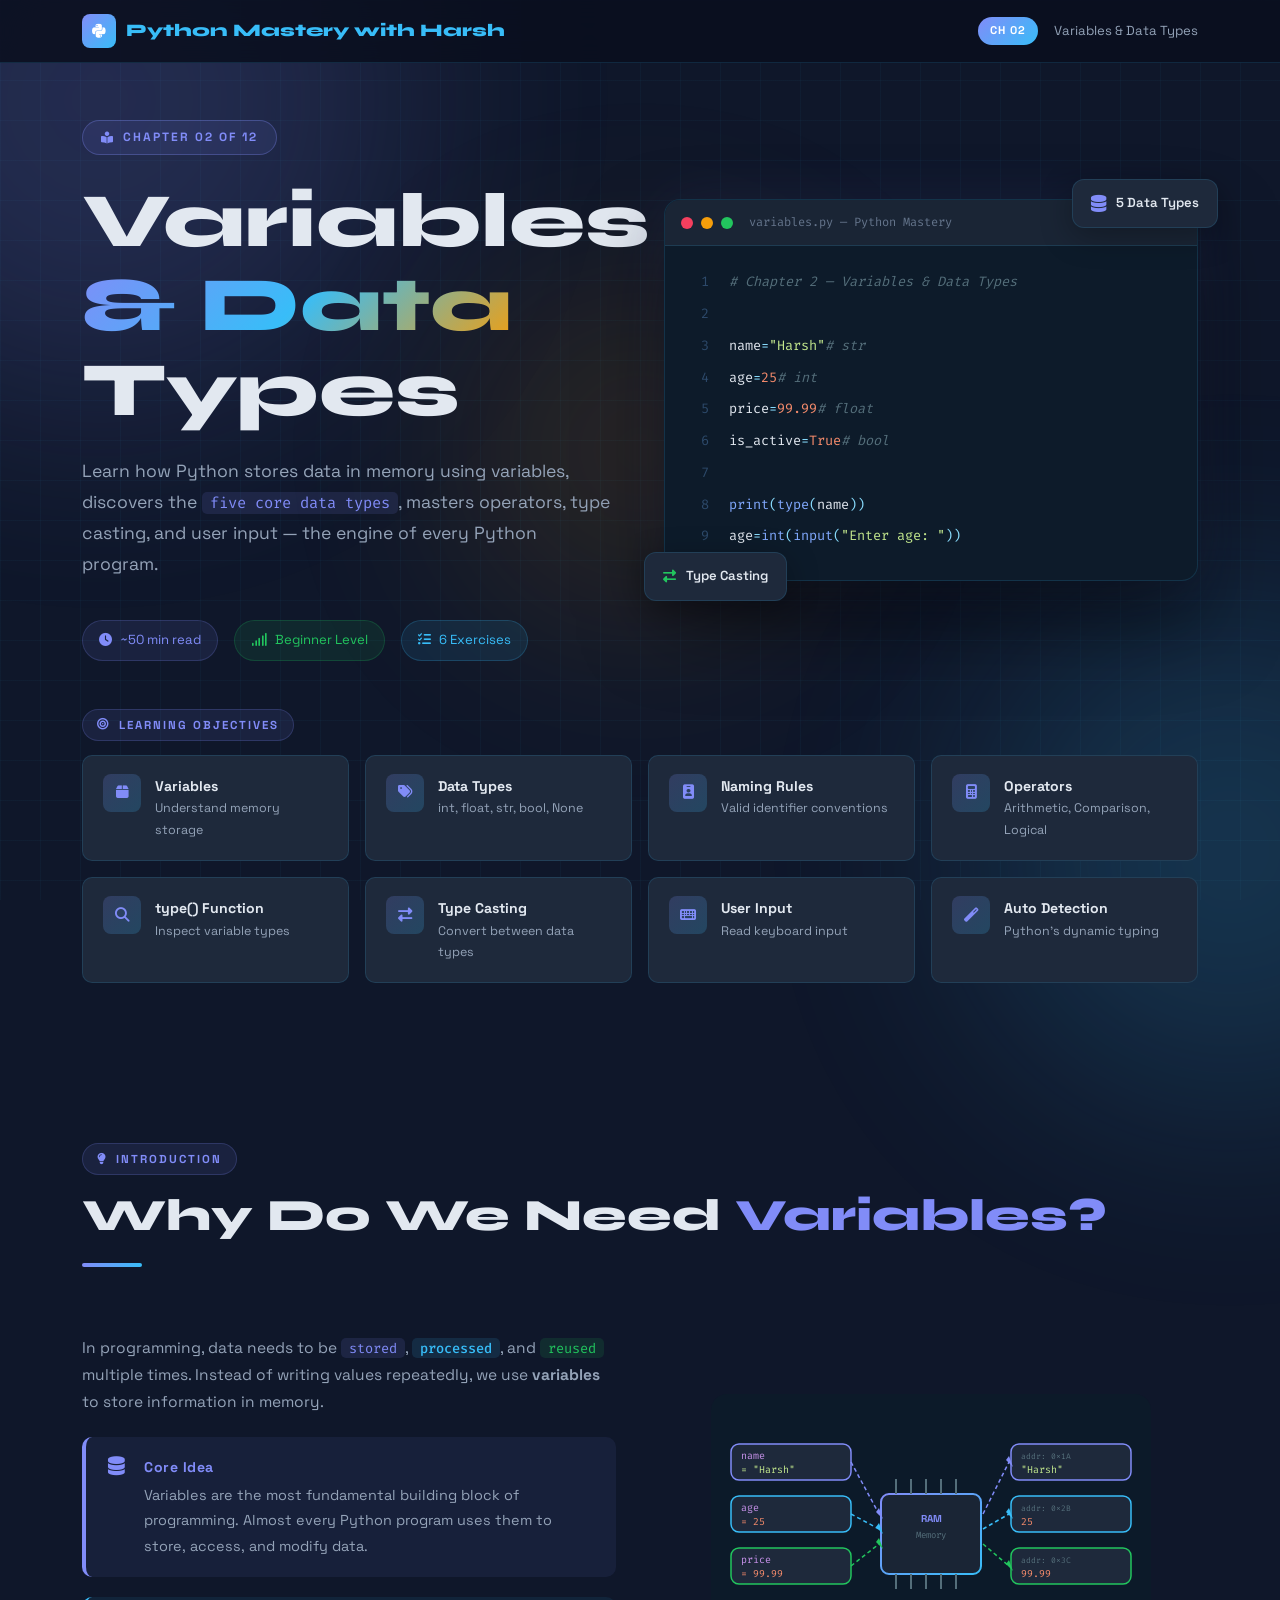
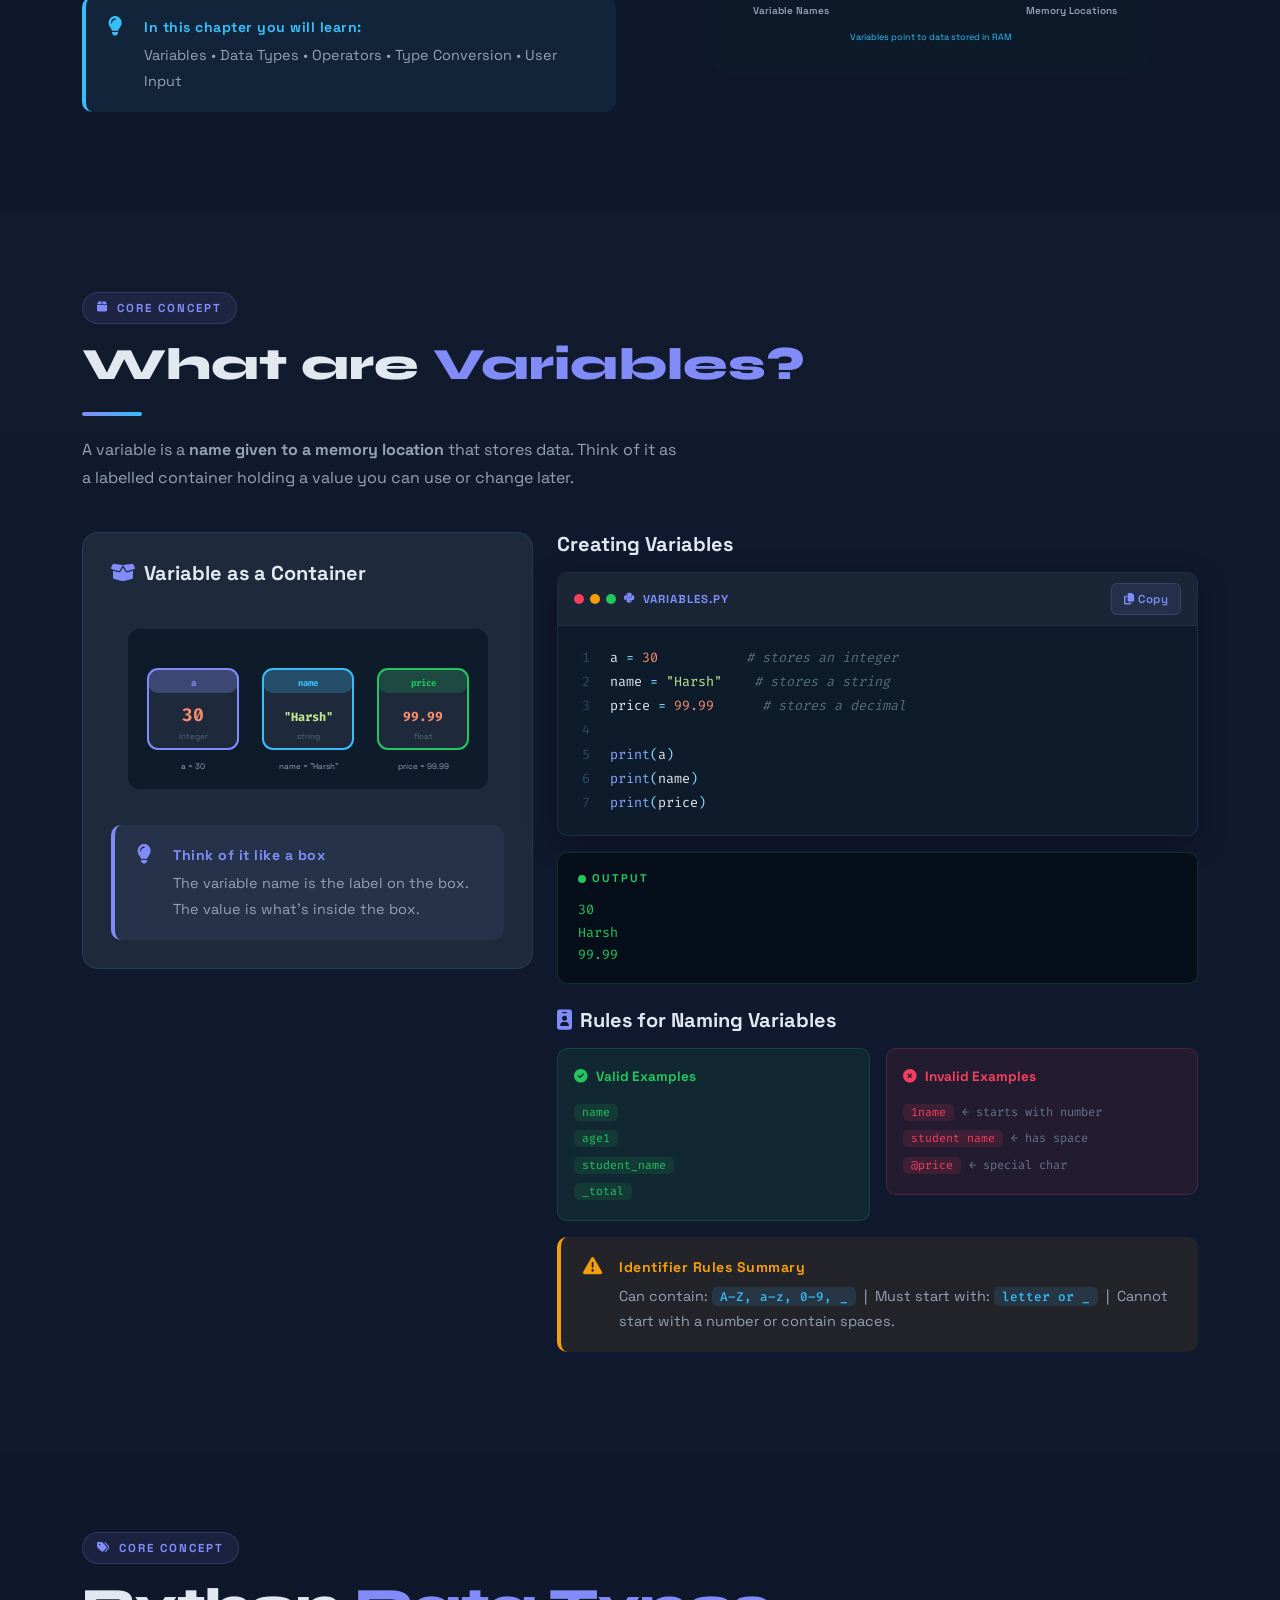
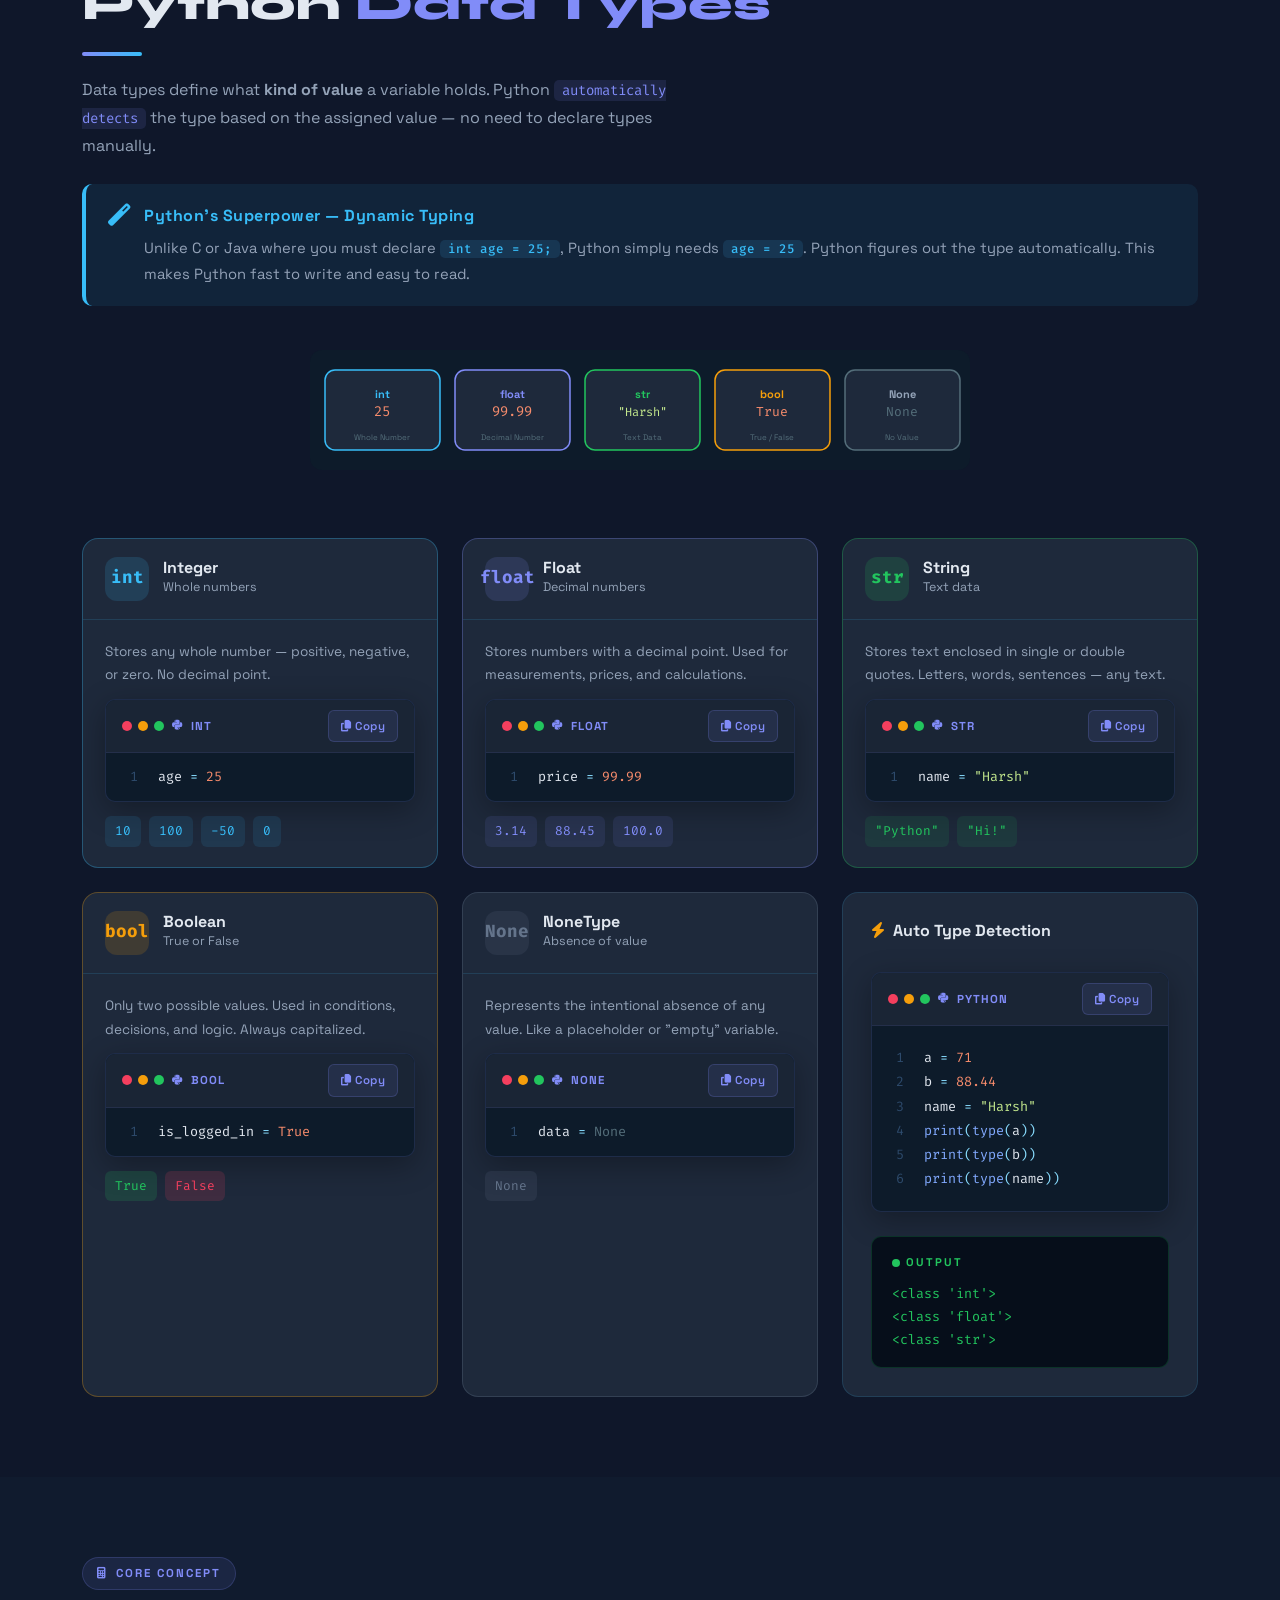
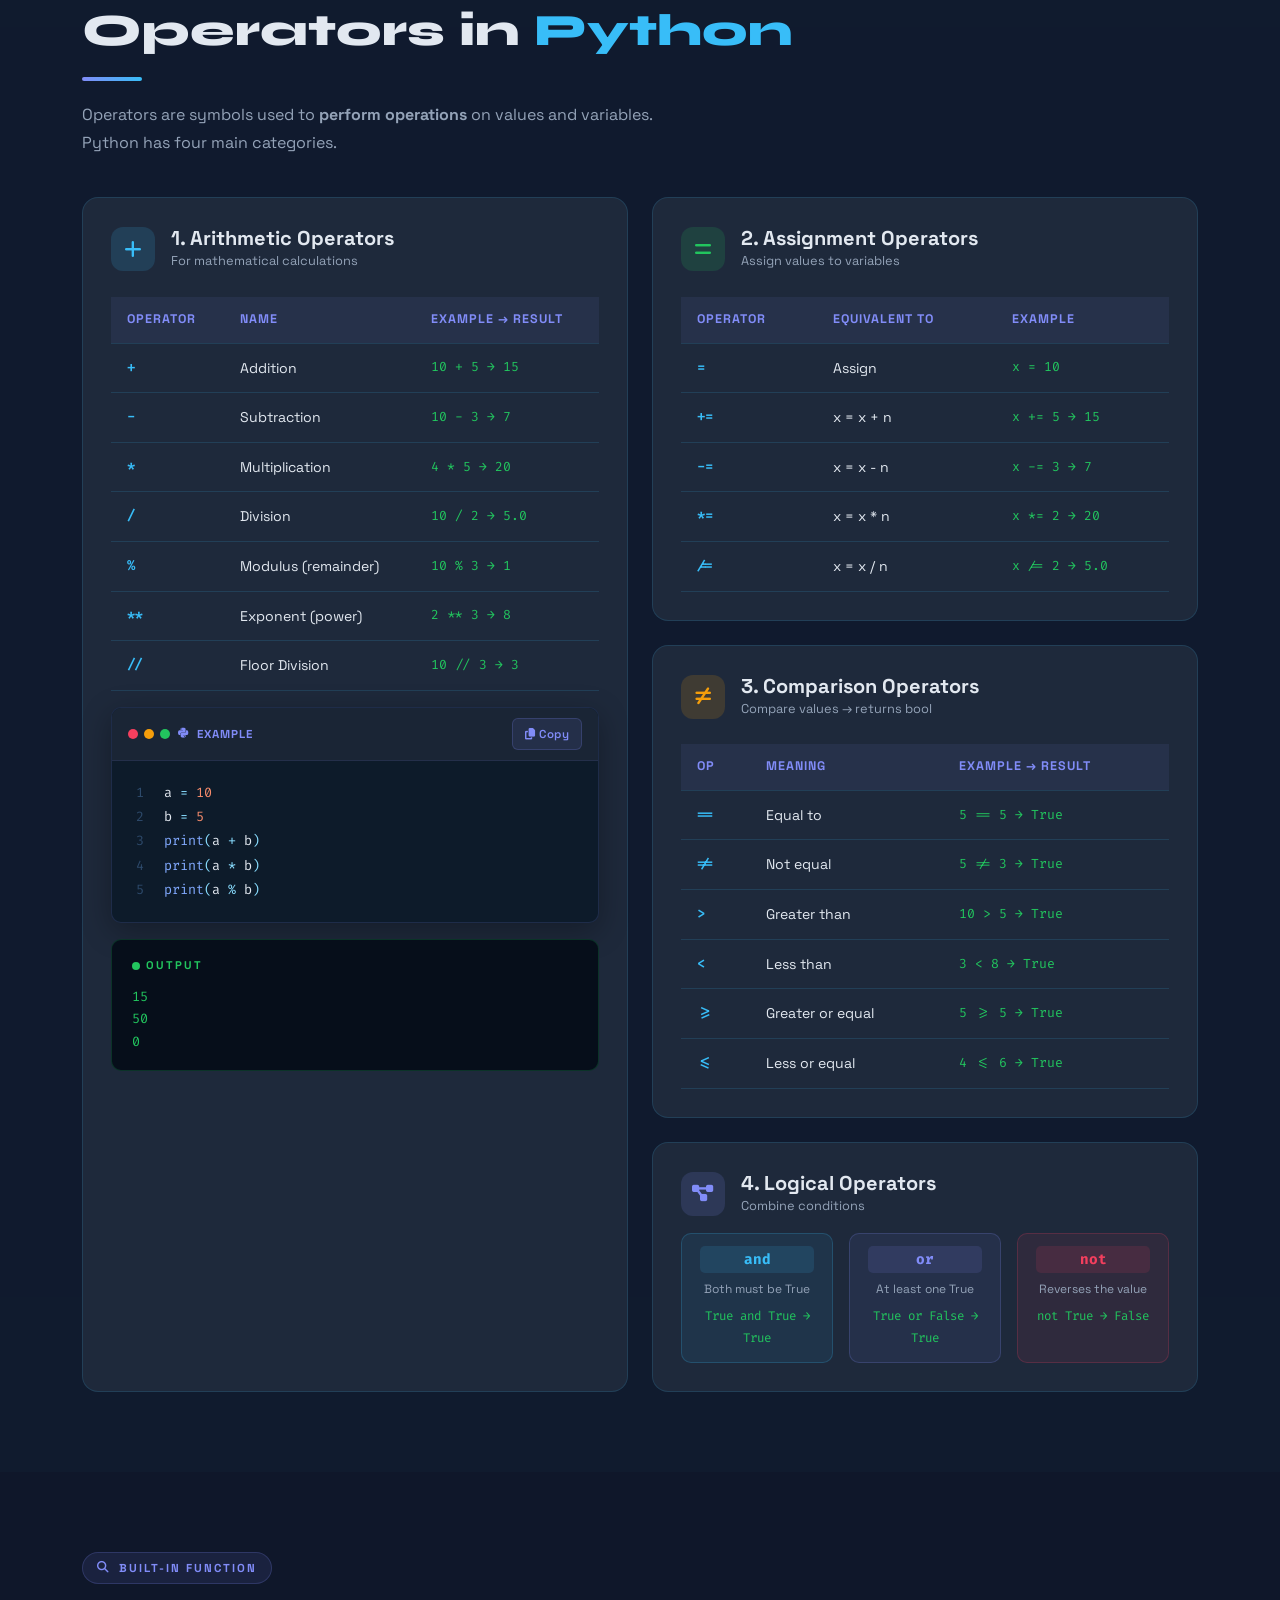
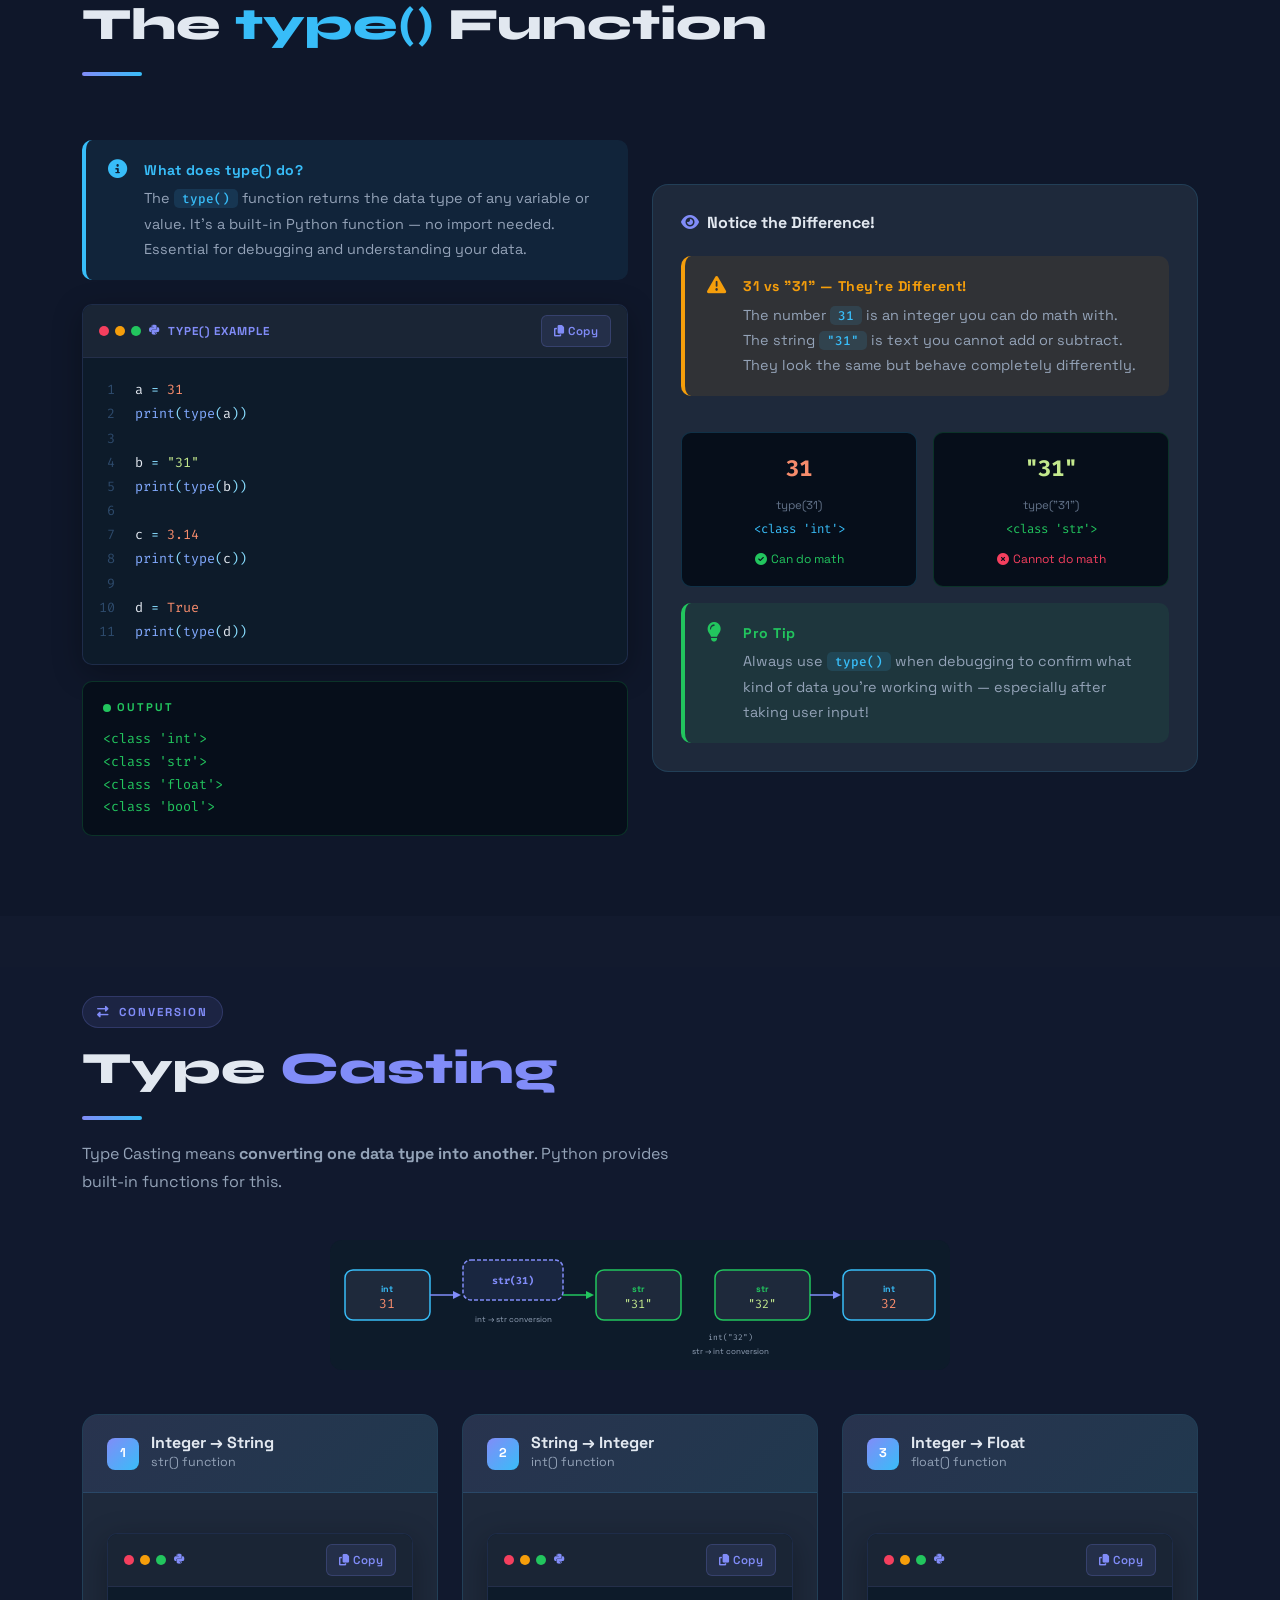
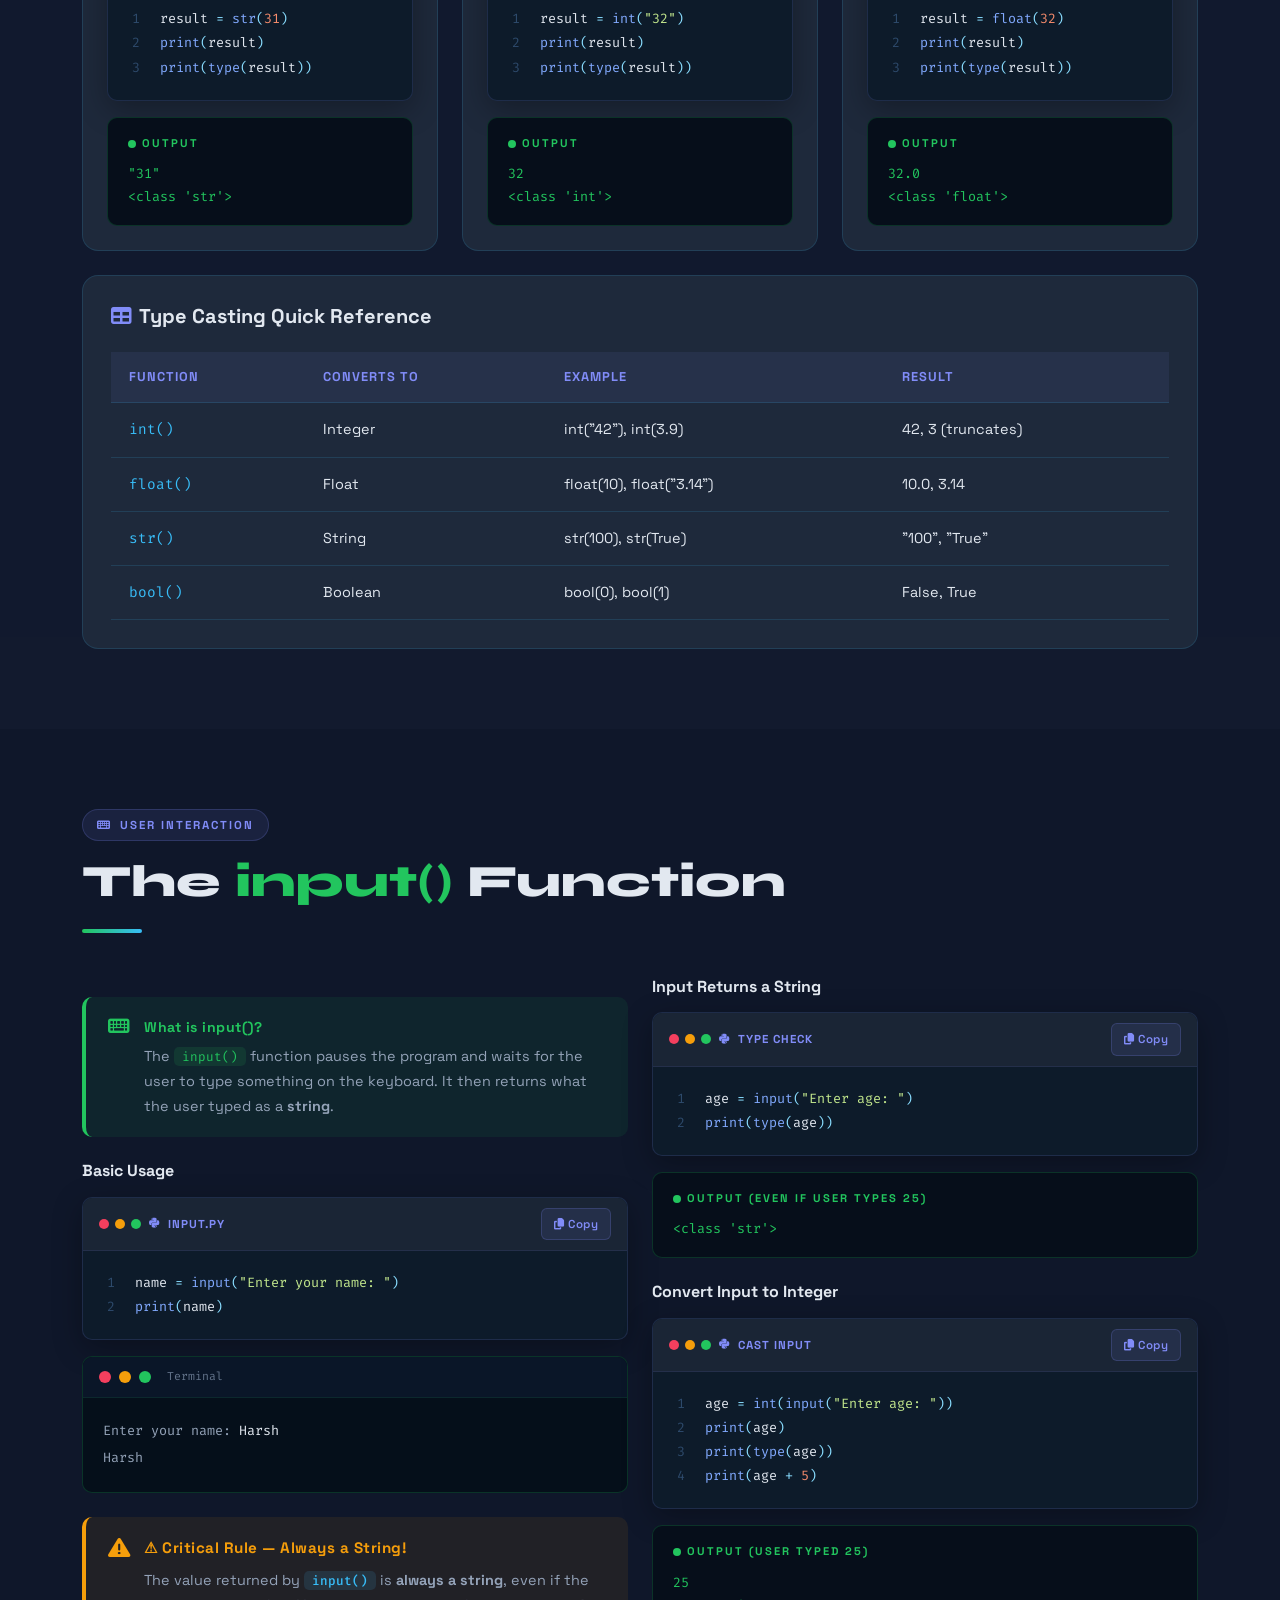
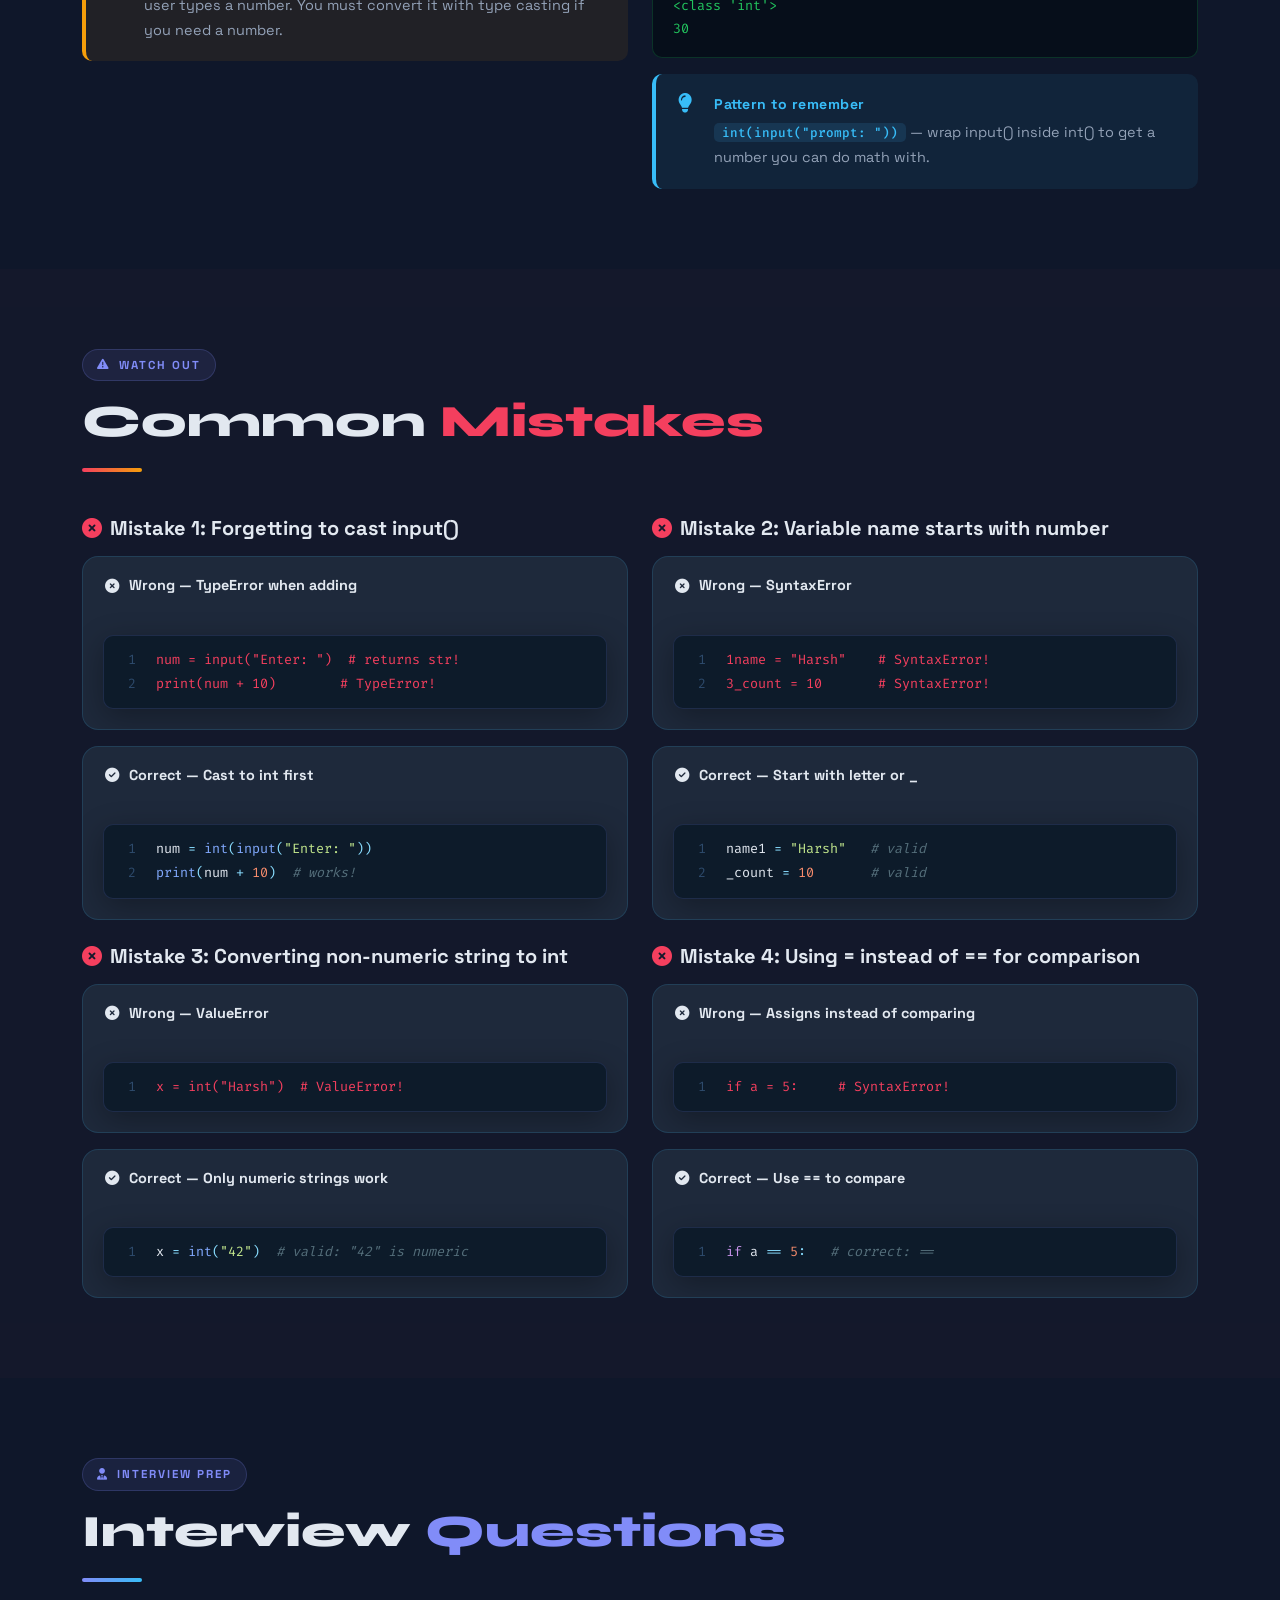
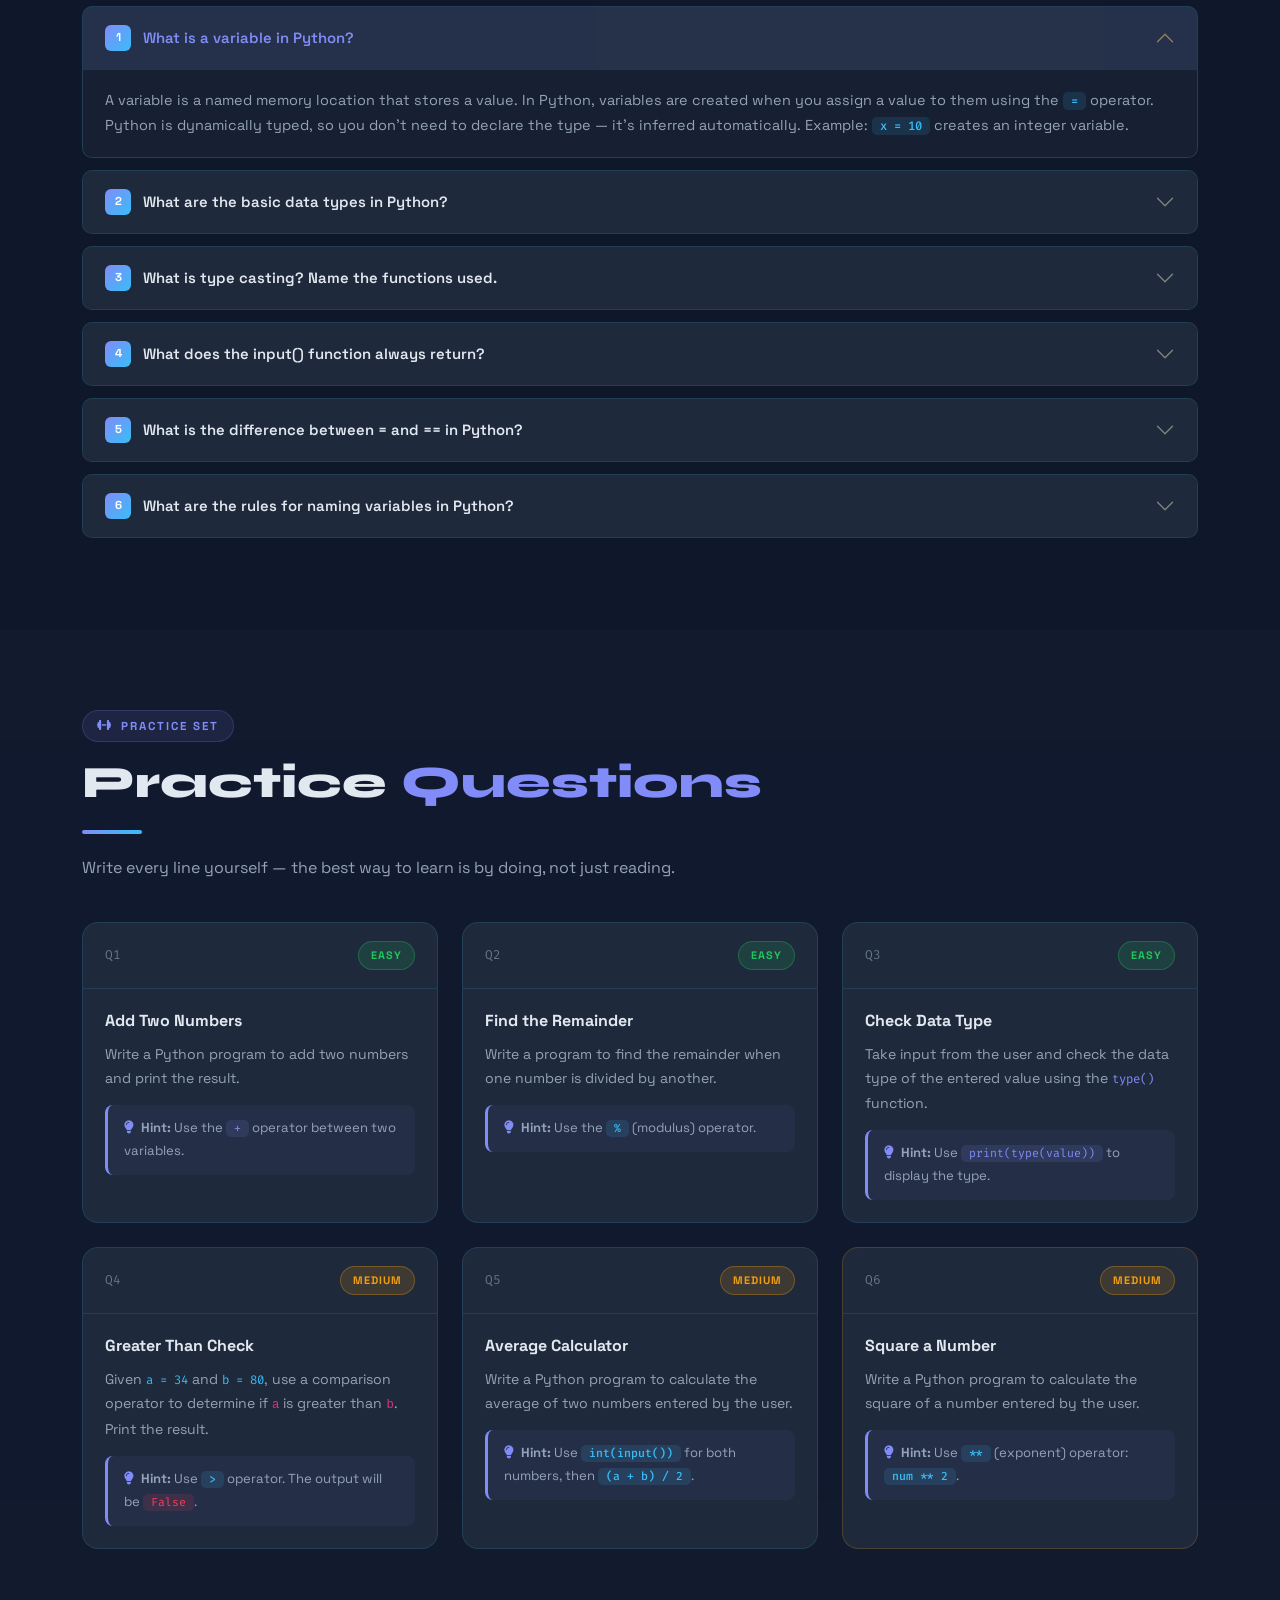
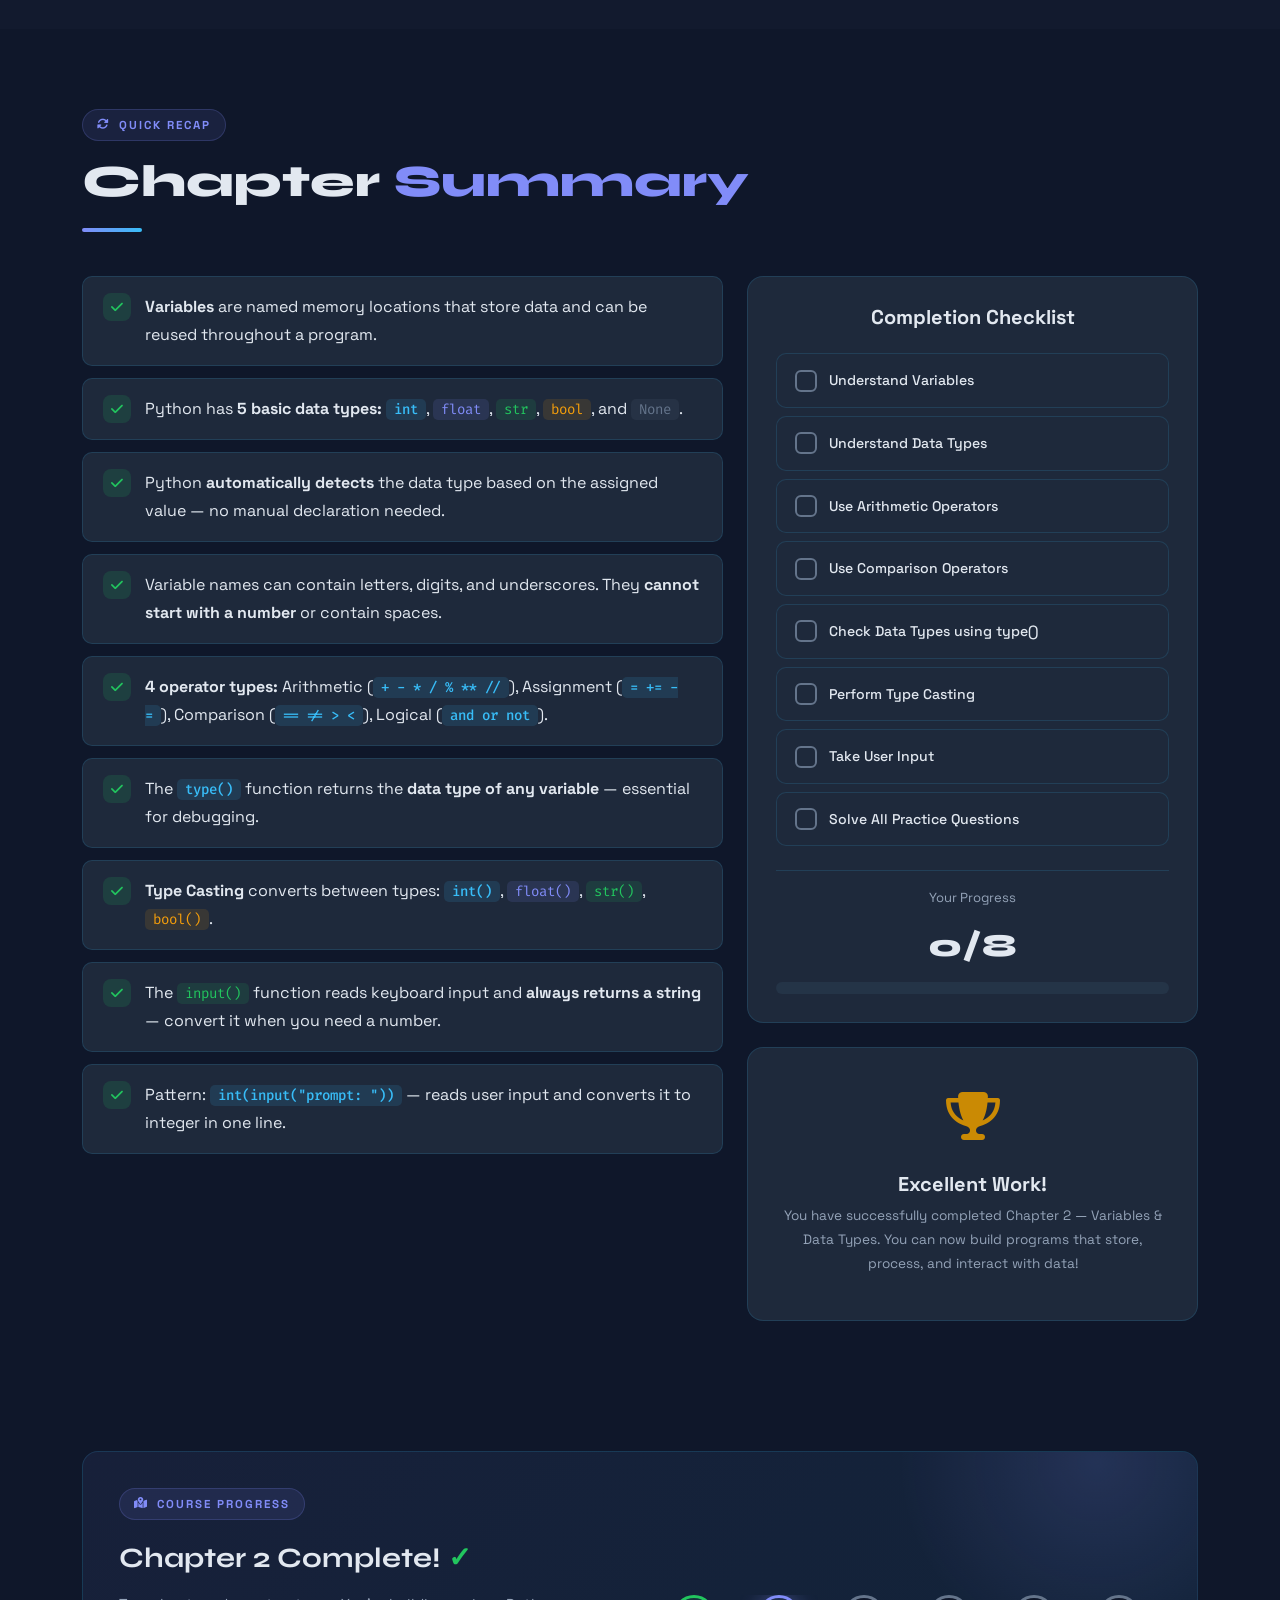
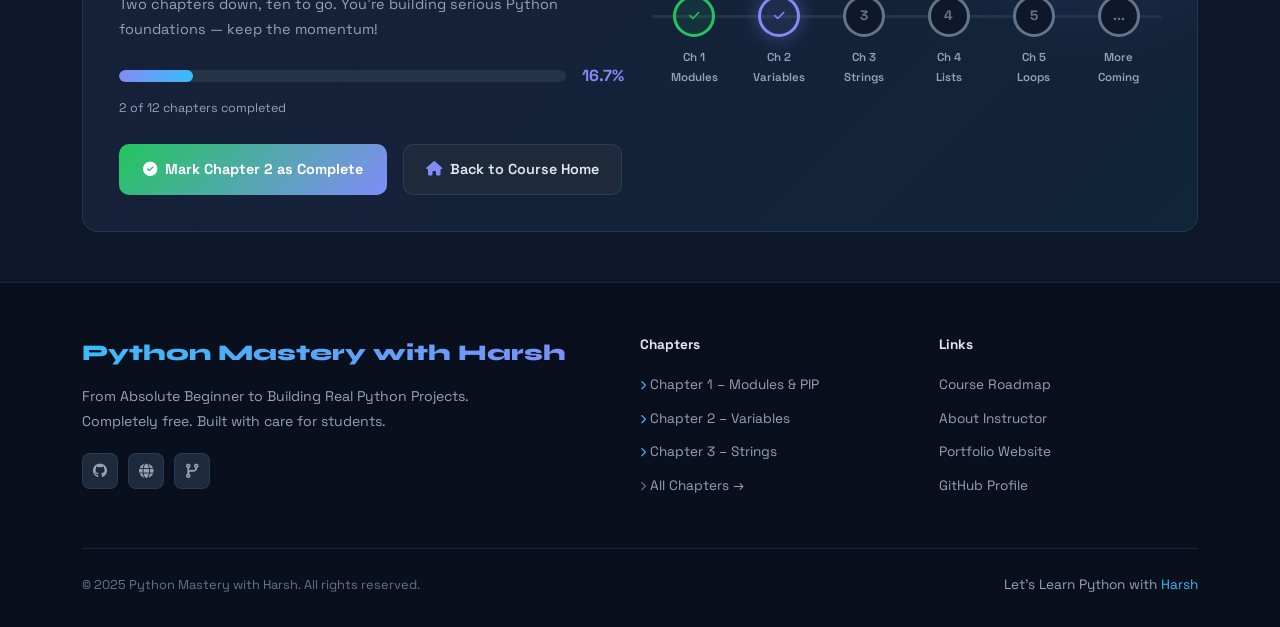
<file: Chapter-2/index.html>
<!DOCTYPE html>
<html lang="en">
<head>
<meta charset="UTF-8" />
<meta name="viewport" content="width=device-width, initial-scale=1.0" />
<title>Chapter 2 – Variables & Data Types | Python Mastery with Harsh</title>

<!-- Bootstrap 5 -->
<link href="https://cdn.jsdelivr.net/npm/bootstrap@5.3.2/dist/css/bootstrap.min.css" rel="stylesheet"/>
<!-- AOS -->
<link href="https://unpkg.com/aos@2.3.4/dist/aos.css" rel="stylesheet"/>
<!-- Font Awesome -->
<link href="https://cdnjs.cloudflare.com/ajax/libs/font-awesome/6.5.0/css/all.min.css" rel="stylesheet"/>
<!-- Google Fonts -->
<link href="https://fonts.googleapis.com/css2?family=Fira+Code:wght@400;500;600&family=Space+Grotesk:wght@300;400;500;600;700&family=Syne:wght@400;600;700;800&display=swap" rel="stylesheet"/>

<link rel="stylesheet" href="assets/css/style.css" />
</head>
<body>

<div class="bg-orb bg-orb-1"></div>
<div class="bg-orb bg-orb-2"></div>
<div class="bg-orb bg-orb-3"></div>

<!-- NAVBAR -->
<nav class="course-nav">
  <div class="container">
    <div class="d-flex align-items-center justify-content-between">
      <a href="../index.html" class="brand">
        <div class="brand-icon"><i class="fab fa-python"></i></div>
        Python Mastery with Harsh
      </a>
      <div class="d-flex align-items-center gap-3">
        <span class="chapter-badge">CH 02</span>
        <span class="d-none d-md-block" style="font-size:0.82rem;color:var(--text-muted)">Variables &amp; Data Types</span>
      </div>
    </div>
  </div>
</nav>

<!-- ======================== HERO ======================== -->
<section class="hero-section" id="hero">
  <div class="container position-relative">
    <div class="row align-items-center g-5">
      <div class="col-lg-6">
        <div class="chapter-number-pill animate-hero">
          <i class="fas fa-book-reader"></i> Chapter 02 of 12
        </div>
        <h1 class="hero-title animate-hero-delay-1">
          Variables<br>
          <span class="gradient-text">&amp; Data</span><br>
          Types
        </h1>
        <p class="hero-desc animate-hero-delay-2">
          Learn how Python stores data in memory using variables, discovers the
          <span class="kw-purple">five core data types</span>, masters operators,
          type casting, and user input — the engine of every Python program.
        </p>
        <div class="d-flex flex-wrap gap-3 animate-hero-delay-3">
          <div style="display:flex;align-items:center;gap:8px;background:rgba(129,140,248,0.1);border:1px solid rgba(129,140,248,0.2);padding:8px 16px;border-radius:30px;font-size:0.82rem;color:#818cf8">
            <i class="fas fa-clock"></i> ~50 min read
          </div>
          <div style="display:flex;align-items:center;gap:8px;background:rgba(34,197,94,0.1);border:1px solid rgba(34,197,94,0.2);padding:8px 16px;border-radius:30px;font-size:0.82rem;color:#22c55e">
            <i class="fas fa-signal"></i> Beginner Level
          </div>
          <div style="display:flex;align-items:center;gap:8px;background:rgba(56,189,248,0.1);border:1px solid rgba(56,189,248,0.2);padding:8px 16px;border-radius:30px;font-size:0.82rem;color:#38bdf8">
            <i class="fas fa-tasks"></i> 6 Exercises
          </div>
        </div>
      </div>
      <div class="col-lg-6">
        <div class="hero-visual position-relative" data-aos="fade-left" data-aos-delay="200">
          <div class="hero-code-window">
            <div class="window-bar">
              <span class="dot dot-r"></span><span class="dot dot-y"></span><span class="dot dot-g"></span>
              <span class="window-title">variables.py — Python Mastery</span>
            </div>
            <div class="window-body">
              <div class="code-line"><span class="ln">1</span><span class="cm"># Chapter 2 — Variables &amp; Data Types</span></div>
              <div class="code-line"><span class="ln">2</span></div>
              <div class="code-line"><span class="ln">3</span><span class="ot">name </span><span class="op">= </span><span class="str">"Harsh"</span><span class="cm">        # str</span></div>
              <div class="code-line"><span class="ln">4</span><span class="ot">age </span><span class="op">= </span><span class="num">25</span><span class="cm">             # int</span></div>
              <div class="code-line"><span class="ln">5</span><span class="ot">price </span><span class="op">= </span><span class="num">99.99</span><span class="cm">        # float</span></div>
              <div class="code-line"><span class="ln">6</span><span class="ot">is_active </span><span class="op">= </span><span class="num">True</span><span class="cm">    # bool</span></div>
              <div class="code-line"><span class="ln">7</span></div>
              <div class="code-line"><span class="ln">8</span><span class="fn">print</span><span class="op">(</span><span class="fn">type</span><span class="op">(</span><span class="ot">name</span><span class="op">))</span></div>
              <div class="code-line"><span class="ln">9</span><span class="ot">age </span><span class="op">= </span><span class="fn">int</span><span class="op">(</span><span class="fn">input</span><span class="op">(</span><span class="str">"Enter age: "</span><span class="op">))</span></div>
            </div>
          </div>
          <div class="floating-badge floating-badge-1">
            <i class="fas fa-database" style="color:#818cf8;font-size:1.1rem"></i>
            <span>5 Data Types</span>
          </div>
          <div class="floating-badge floating-badge-2">
            <i class="fas fa-exchange-alt" style="color:#22c55e"></i>
            <span>Type Casting</span>
          </div>
        </div>
      </div>
    </div>

    <!-- LEARNING OBJECTIVES -->
    <div class="mt-5" data-aos="fade-up" data-aos-delay="100">
      <div class="section-label"><i class="fas fa-bullseye"></i> Learning Objectives</div>
      <div class="obj-grid">
        <div class="obj-card"><div class="obj-icon"><i class="fas fa-box"></i></div><div><div style="font-weight:700;font-size:0.88rem">Variables</div><div style="font-size:0.78rem;color:var(--text-muted)">Understand memory storage</div></div></div>
        <div class="obj-card"><div class="obj-icon"><i class="fas fa-tags"></i></div><div><div style="font-weight:700;font-size:0.88rem">Data Types</div><div style="font-size:0.78rem;color:var(--text-muted)">int, float, str, bool, None</div></div></div>
        <div class="obj-card"><div class="obj-icon"><i class="fas fa-id-badge"></i></div><div><div style="font-weight:700;font-size:0.88rem">Naming Rules</div><div style="font-size:0.78rem;color:var(--text-muted)">Valid identifier conventions</div></div></div>
        <div class="obj-card"><div class="obj-icon"><i class="fas fa-calculator"></i></div><div><div style="font-weight:700;font-size:0.88rem">Operators</div><div style="font-size:0.78rem;color:var(--text-muted)">Arithmetic, Comparison, Logical</div></div></div>
        <div class="obj-card"><div class="obj-icon"><i class="fas fa-search"></i></div><div><div style="font-weight:700;font-size:0.88rem">type() Function</div><div style="font-size:0.78rem;color:var(--text-muted)">Inspect variable types</div></div></div>
        <div class="obj-card"><div class="obj-icon"><i class="fas fa-exchange-alt"></i></div><div><div style="font-weight:700;font-size:0.88rem">Type Casting</div><div style="font-size:0.78rem;color:var(--text-muted)">Convert between data types</div></div></div>
        <div class="obj-card"><div class="obj-icon"><i class="fas fa-keyboard"></i></div><div><div style="font-weight:700;font-size:0.88rem">User Input</div><div style="font-size:0.78rem;color:var(--text-muted)">Read keyboard input</div></div></div>
        <div class="obj-card"><div class="obj-icon"><i class="fas fa-magic"></i></div><div><div style="font-weight:700;font-size:0.88rem">Auto Detection</div><div style="font-size:0.78rem;color:var(--text-muted)">Python's dynamic typing</div></div></div>
      </div>
    </div>
  </div>
</section>

<!-- ======================== SECTION 1 — INTRODUCTION ======================== -->
<section class="section-gap" id="intro">
  <div class="container">
    <div data-aos="fade-right">
      <div class="section-label"><i class="fas fa-lightbulb"></i> Introduction</div>
      <h2 class="section-title">Why Do We Need <span style="color:var(--accent2)">Variables?</span></h2>
      <div class="section-divider"></div>
    </div>
    <div class="row align-items-center g-5 mt-2">
      <div class="col-lg-6" data-aos="fade-right" data-aos-delay="100">
        <p style="color:var(--text-muted);font-size:0.97rem;margin-bottom:20px;">
          In programming, data needs to be <span class="kw-purple">stored</span>, <span class="kw-highlight">processed</span>, and <span class="kw-green">reused</span> multiple times.
          Instead of writing values repeatedly, we use <strong>variables</strong> to store information in memory.
        </p>
        <div class="callout callout-purple">
          <i class="fas fa-database callout-icon" style="color:#818cf8"></i>
          <div>
            <div class="callout-title" style="color:#818cf8">Core Idea</div>
            <div class="callout-body">Variables are the most fundamental building block of programming. Almost every Python program uses them to store, access, and modify data.</div>
          </div>
        </div>
        <div class="callout callout-blue" style="margin-top:16px">
          <i class="fas fa-lightbulb callout-icon" style="color:#38bdf8"></i>
          <div>
            <div class="callout-title" style="color:#38bdf8">In this chapter you will learn:</div>
            <div class="callout-body">Variables • Data Types • Operators • Type Conversion • User Input</div>
          </div>
        </div>
      </div>
      <div class="col-lg-6" data-aos="fade-left" data-aos-delay="150">
        <!-- Memory illustration SVG -->
        <div class="illustration-wrap">
          <svg viewBox="0 0 440 280" xmlns="http://www.w3.org/2000/svg" style="width:100%;max-width:440px">
            <defs>
              <linearGradient id="mg1" x1="0%" y1="0%" x2="100%" y2="100%"><stop offset="0%" style="stop-color:#818cf8"/><stop offset="100%" style="stop-color:#38bdf8"/></linearGradient>
              <linearGradient id="mg2" x1="0%" y1="0%" x2="100%" y2="100%"><stop offset="0%" style="stop-color:#22c55e"/><stop offset="100%" style="stop-color:#38bdf8"/></linearGradient>
            </defs>
            <rect width="440" height="280" rx="16" fill="#0d1b2a" opacity="0.95"/>
            <!-- RAM chip shape -->
            <rect x="170" y="100" width="100" height="80" rx="8" fill="#1a2535" stroke="url(#mg1)" stroke-width="2"/>
            <text x="220" y="128" text-anchor="middle" fill="#818cf8" font-size="10" font-family="Space Grotesk,sans-serif" font-weight="700">RAM</text>
            <text x="220" y="144" text-anchor="middle" fill="#546e7a" font-size="9" font-family="Fira Code,monospace">Memory</text>
            <!-- RAM legs -->
            <line x1="185" y1="180" x2="185" y2="195" stroke="#546e7a" stroke-width="2"/>
            <line x1="200" y1="180" x2="200" y2="195" stroke="#546e7a" stroke-width="2"/>
            <line x1="215" y1="180" x2="215" y2="195" stroke="#546e7a" stroke-width="2"/>
            <line x1="230" y1="180" x2="230" y2="195" stroke="#546e7a" stroke-width="2"/>
            <line x1="245" y1="180" x2="245" y2="195" stroke="#546e7a" stroke-width="2"/>
            <line x1="185" y1="100" x2="185" y2="85" stroke="#546e7a" stroke-width="2"/>
            <line x1="200" y1="100" x2="200" y2="85" stroke="#546e7a" stroke-width="2"/>
            <line x1="215" y1="100" x2="215" y2="85" stroke="#546e7a" stroke-width="2"/>
            <line x1="230" y1="100" x2="230" y2="85" stroke="#546e7a" stroke-width="2"/>
            <line x1="245" y1="100" x2="245" y2="85" stroke="#546e7a" stroke-width="2"/>
            <!-- Variable boxes on left -->
            <rect x="20" y="50" width="120" height="36" rx="8" fill="#1e293b" stroke="#818cf8" stroke-width="1.5"/>
            <text x="30" y="65" fill="#c792ea" font-size="10" font-family="Fira Code,monospace">name</text>
            <text x="30" y="79" fill="#c3e88d" font-size="10" font-family="Fira Code,monospace">= "Harsh"</text>
            <rect x="20" y="102" width="120" height="36" rx="8" fill="#1e293b" stroke="#38bdf8" stroke-width="1.5"/>
            <text x="30" y="117" fill="#c792ea" font-size="10" font-family="Fira Code,monospace">age</text>
            <text x="30" y="131" fill="#f78c6c" font-size="10" font-family="Fira Code,monospace">= 25</text>
            <rect x="20" y="154" width="120" height="36" rx="8" fill="#1e293b" stroke="#22c55e" stroke-width="1.5"/>
            <text x="30" y="169" fill="#c792ea" font-size="10" font-family="Fira Code,monospace">price</text>
            <text x="30" y="183" fill="#f78c6c" font-size="10" font-family="Fira Code,monospace">= 99.99</text>
            <!-- Arrows to RAM -->
            <line x1="140" y1="68" x2="168" y2="120" stroke="#818cf8" stroke-width="1.5" stroke-dasharray="4,3"/>
            <polygon points="165,118 172,125 168,114" fill="#818cf8"/>
            <line x1="140" y1="120" x2="168" y2="135" stroke="#38bdf8" stroke-width="1.5" stroke-dasharray="4,3"/>
            <polygon points="165,133 172,140 168,129" fill="#38bdf8"/>
            <line x1="140" y1="172" x2="168" y2="150" stroke="#22c55e" stroke-width="1.5" stroke-dasharray="4,3"/>
            <polygon points="165,148 172,155 168,144" fill="#22c55e"/>
            <!-- Memory cells on right -->
            <rect x="300" y="50" width="120" height="36" rx="8" fill="#1e293b" stroke="#818cf8" stroke-width="1.5"/>
            <text x="310" y="65" fill="#546e7a" font-size="8" font-family="Fira Code,monospace">addr: 0x1A</text>
            <text x="310" y="79" fill="#c3e88d" font-size="10" font-family="Fira Code,monospace">"Harsh"</text>
            <rect x="300" y="102" width="120" height="36" rx="8" fill="#1e293b" stroke="#38bdf8" stroke-width="1.5"/>
            <text x="310" y="117" fill="#546e7a" font-size="8" font-family="Fira Code,monospace">addr: 0x2B</text>
            <text x="310" y="131" fill="#f78c6c" font-size="10" font-family="Fira Code,monospace">25</text>
            <rect x="300" y="154" width="120" height="36" rx="8" fill="#1e293b" stroke="#22c55e" stroke-width="1.5"/>
            <text x="310" y="169" fill="#546e7a" font-size="8" font-family="Fira Code,monospace">addr: 0x3C</text>
            <text x="310" y="183" fill="#f78c6c" font-size="10" font-family="Fira Code,monospace">99.99</text>
            <!-- Arrows from RAM -->
            <line x1="272" y1="120" x2="298" y2="68" stroke="#818cf8" stroke-width="1.5" stroke-dasharray="4,3"/>
            <polygon points="295,66 302,73 298,62" fill="#818cf8"/>
            <line x1="272" y1="135" x2="298" y2="120" stroke="#38bdf8" stroke-width="1.5" stroke-dasharray="4,3"/>
            <polygon points="295,118 302,125 298,114" fill="#38bdf8"/>
            <line x1="272" y1="150" x2="298" y2="172" stroke="#22c55e" stroke-width="1.5" stroke-dasharray="4,3"/>
            <polygon points="295,170 302,177 298,166" fill="#22c55e"/>
            <!-- Labels -->
            <text x="80" y="220" text-anchor="middle" fill="#94a3b8" font-size="10" font-family="Space Grotesk,sans-serif" font-weight="600">Variable Names</text>
            <text x="360" y="220" text-anchor="middle" fill="#94a3b8" font-size="10" font-family="Space Grotesk,sans-serif" font-weight="600">Memory Locations</text>
            <text x="220" y="246" text-anchor="middle" fill="#38bdf8" font-size="9" font-family="Space Grotesk,sans-serif">Variables point to data stored in RAM</text>
          </svg>
        </div>
      </div>
    </div>
  </div>
</section>

<!-- ======================== SECTION 2 — VARIABLES ======================== -->
<section class="section-gap" id="variables" style="background:rgba(129,140,248,0.02)">
  <div class="container">
    <div data-aos="fade-right">
      <div class="section-label"><i class="fas fa-box"></i> Core Concept</div>
      <h2 class="section-title">What are <span style="color:var(--accent2)">Variables?</span></h2>
      <div class="section-divider"></div>
      <p class="section-sub">A variable is a <strong>name given to a memory location</strong> that stores data. Think of it as a labelled container holding a value you can use or change later.</p>
    </div>

    <div class="row g-4 mt-3">
      <div class="col-lg-5" data-aos="fade-right" data-aos-delay="100">
        <div class="glass-card">
          <h5 class="fw-bold mb-4"><i class="fas fa-box-open me-2" style="color:var(--accent2)"></i>Variable as a Container</h5>
          <!-- Container analogy SVG -->
          <div class="illustration-wrap mb-3">
            <svg viewBox="0 0 360 160" xmlns="http://www.w3.org/2000/svg" style="width:100%;max-width:360px">
              <rect width="360" height="160" rx="12" fill="#0d1b2a"/>
              <!-- Box 1 -->
              <rect x="20" y="40" width="90" height="80" rx="10" fill="#1e293b" stroke="#818cf8" stroke-width="2"/>
              <rect x="20" y="40" width="90" height="24" rx="10" fill="#818cf8" opacity="0.3"/>
              <text x="65" y="57" text-anchor="middle" fill="#818cf8" font-size="9" font-family="Fira Code,monospace" font-weight="700">a</text>
              <text x="65" y="92" text-anchor="middle" fill="#f78c6c" font-size="18" font-family="Fira Code,monospace" font-weight="700">30</text>
              <text x="65" y="110" text-anchor="middle" fill="#546e7a" font-size="8" font-family="Space Grotesk,sans-serif">integer</text>
              <!-- Box 2 -->
              <rect x="135" y="40" width="90" height="80" rx="10" fill="#1e293b" stroke="#38bdf8" stroke-width="2"/>
              <rect x="135" y="40" width="90" height="24" rx="10" fill="#38bdf8" opacity="0.25"/>
              <text x="180" y="57" text-anchor="middle" fill="#38bdf8" font-size="9" font-family="Fira Code,monospace" font-weight="700">name</text>
              <text x="180" y="92" text-anchor="middle" fill="#c3e88d" font-size="12" font-family="Fira Code,monospace" font-weight="700">"Harsh"</text>
              <text x="180" y="110" text-anchor="middle" fill="#546e7a" font-size="8" font-family="Space Grotesk,sans-serif">string</text>
              <!-- Box 3 -->
              <rect x="250" y="40" width="90" height="80" rx="10" fill="#1e293b" stroke="#22c55e" stroke-width="2"/>
              <rect x="250" y="40" width="90" height="24" rx="10" fill="#22c55e" opacity="0.2"/>
              <text x="295" y="57" text-anchor="middle" fill="#22c55e" font-size="9" font-family="Fira Code,monospace" font-weight="700">price</text>
              <text x="295" y="92" text-anchor="middle" fill="#f78c6c" font-size="13" font-family="Fira Code,monospace" font-weight="700">99.99</text>
              <text x="295" y="110" text-anchor="middle" fill="#546e7a" font-size="8" font-family="Space Grotesk,sans-serif">float</text>
              <!-- Labels -->
              <text x="65" y="140" text-anchor="middle" fill="#94a3b8" font-size="8" font-family="Space Grotesk,sans-serif">a = 30</text>
              <text x="180" y="140" text-anchor="middle" fill="#94a3b8" font-size="8" font-family="Space Grotesk,sans-serif">name = "Harsh"</text>
              <text x="295" y="140" text-anchor="middle" fill="#94a3b8" font-size="8" font-family="Space Grotesk,sans-serif">price = 99.99</text>
            </svg>
          </div>
          <div class="callout callout-purple" style="margin:0">
            <i class="fas fa-lightbulb callout-icon" style="color:#818cf8"></i>
            <div><div class="callout-title" style="color:#818cf8">Think of it like a box</div><div class="callout-body">The variable name is the label on the box. The value is what's inside the box.</div></div>
          </div>
        </div>
      </div>
      <div class="col-lg-7" data-aos="fade-left" data-aos-delay="150">
        <h5 class="fw-bold mb-3">Creating Variables</h5>
        <div class="code-block">
          <div class="code-topbar">
            <div class="d-flex align-items-center gap-2">
              <div class="code-dots"><div class="code-dot" style="background:#f43f5e"></div><div class="code-dot" style="background:#f59e0b"></div><div class="code-dot" style="background:#22c55e"></div></div>
              <div class="code-lang"><i class="fab fa-python"></i> variables.py</div>
            </div>
            <button class="copy-btn" onclick="copyCode(this,`a = 30\nname = &quot;Harsh&quot;\nprice = 99.99\n\nprint(a)\nprint(name)\nprint(price)`)"><i class="fas fa-copy"></i> Copy</button>
          </div>
          <div class="code-content">
            <div class="code-row"><span class="line-no">1</span><span class="code-text"><span class="s-ot">a </span><span class="s-op">= </span><span class="s-num">30</span><span class="s-cm">           # stores an integer</span></span></div>
            <div class="code-row"><span class="line-no">2</span><span class="code-text"><span class="s-ot">name </span><span class="s-op">= </span><span class="s-str">"Harsh"</span><span class="s-cm">    # stores a string</span></span></div>
            <div class="code-row"><span class="line-no">3</span><span class="code-text"><span class="s-ot">price </span><span class="s-op">= </span><span class="s-num">99.99</span><span class="s-cm">      # stores a decimal</span></span></div>
            <div class="code-row"><span class="line-no">4</span><span class="code-text"></span></div>
            <div class="code-row"><span class="line-no">5</span><span class="code-text"><span class="s-fn">print</span><span class="s-op">(</span><span class="s-ot">a</span><span class="s-op">)</span></span></div>
            <div class="code-row"><span class="line-no">6</span><span class="code-text"><span class="s-fn">print</span><span class="s-op">(</span><span class="s-ot">name</span><span class="s-op">)</span></span></div>
            <div class="code-row"><span class="line-no">7</span><span class="code-text"><span class="s-fn">print</span><span class="s-op">(</span><span class="s-ot">price</span><span class="s-op">)</span></span></div>
          </div>
        </div>
        <div class="output-box">
          <div class="output-label">Output</div>
          <div class="output-text">30<br>Harsh<br>99.99</div>
        </div>

        <!-- Naming Rules -->
        <h5 class="fw-bold mt-4 mb-3"><i class="fas fa-id-badge me-2" style="color:var(--accent2)"></i>Rules for Naming Variables</h5>
        <div class="row g-3">
          <div class="col-md-6">
            <div style="background:rgba(34,197,94,0.08);border:1px solid rgba(34,197,94,0.2);border-radius:var(--radius-sm);padding:16px">
              <div style="color:#22c55e;font-weight:700;font-size:0.85rem;margin-bottom:10px"><i class="fas fa-check-circle me-2"></i>Valid Examples</div>
              <div style="font-family:'Fira Code',monospace;font-size:0.82rem;line-height:2">
                <div><span class="kw-green">name</span></div>
                <div><span class="kw-green">age1</span></div>
                <div><span class="kw-green">student_name</span></div>
                <div><span class="kw-green">_total</span></div>
              </div>
            </div>
          </div>
          <div class="col-md-6">
            <div style="background:rgba(244,63,94,0.08);border:1px solid rgba(244,63,94,0.2);border-radius:var(--radius-sm);padding:16px">
              <div style="color:#f43f5e;font-weight:700;font-size:0.85rem;margin-bottom:10px"><i class="fas fa-times-circle me-2"></i>Invalid Examples</div>
              <div style="font-family:'Fira Code',monospace;font-size:0.82rem;line-height:2">
                <div><span class="kw-red">1name</span> <span style="color:var(--text-dim);font-size:0.75rem">← starts with number</span></div>
                <div><span class="kw-red">student name</span> <span style="color:var(--text-dim);font-size:0.75rem">← has space</span></div>
                <div><span class="kw-red">@price</span> <span style="color:var(--text-dim);font-size:0.75rem">← special char</span></div>
              </div>
            </div>
          </div>
        </div>

        <div class="callout callout-warn mt-3">
          <i class="fas fa-exclamation-triangle callout-icon" style="color:#f59e0b"></i>
          <div><div class="callout-title" style="color:#f59e0b">Identifier Rules Summary</div><div class="callout-body">Can contain: <span class="kw-highlight">A–Z, a–z, 0–9, _</span> &nbsp;|&nbsp; Must start with: <span class="kw-highlight">letter or _</span> &nbsp;|&nbsp; Cannot start with a number or contain spaces.</div></div>
        </div>
      </div>
    </div>
  </div>
</section>

<!-- ======================== SECTION 3 — DATA TYPES ======================== -->
<section class="section-gap" id="datatypes">
  <div class="container">
    <div data-aos="fade-right">
      <div class="section-label"><i class="fas fa-tags"></i> Core Concept</div>
      <h2 class="section-title">Python <span style="color:var(--accent2)">Data Types</span></h2>
      <div class="section-divider"></div>
      <p class="section-sub">Data types define what <strong>kind of value</strong> a variable holds. Python <span class="kw-purple">automatically detects</span> the type based on the assigned value — no need to declare types manually.</p>
    </div>

    <!-- Auto-detection callout -->
    <div class="callout callout-blue mt-4" data-aos="fade-up">
      <i class="fas fa-magic callout-icon" style="color:#38bdf8;font-size:1.4rem"></i>
      <div>
        <div class="callout-title" style="color:#38bdf8;font-size:1rem">Python's Superpower — Dynamic Typing</div>
        <div class="callout-body" style="font-size:0.92rem;margin-top:6px">Unlike C or Java where you must declare <code class="kw-highlight" style="font-size:0.85em">int age = 25;</code>, Python simply needs <code class="kw-highlight" style="font-size:0.85em">age = 25</code>. Python figures out the type automatically. This makes Python fast to write and easy to read.</div>
      </div>
    </div>

    <!-- Data type overview SVG -->
    <div class="illustration-wrap my-4" data-aos="fade-up">
      <svg viewBox="0 0 660 120" xmlns="http://www.w3.org/2000/svg" style="width:100%;max-width:660px">
        <rect width="660" height="120" rx="12" fill="#0d1b2a"/>
        <!-- int -->
        <rect x="15" y="20" width="115" height="80" rx="10" fill="#1e293b" stroke="#38bdf8" stroke-width="1.5"/>
        <text x="72" y="48" text-anchor="middle" fill="#38bdf8" font-size="11" font-family="Space Grotesk,sans-serif" font-weight="700">int</text>
        <text x="72" y="66" text-anchor="middle" fill="#f78c6c" font-size="14" font-family="Fira Code,monospace">25</text>
        <text x="72" y="90" text-anchor="middle" fill="#546e7a" font-size="8" font-family="Space Grotesk,sans-serif">Whole Number</text>
        <!-- float -->
        <rect x="145" y="20" width="115" height="80" rx="10" fill="#1e293b" stroke="#818cf8" stroke-width="1.5"/>
        <text x="202" y="48" text-anchor="middle" fill="#818cf8" font-size="11" font-family="Space Grotesk,sans-serif" font-weight="700">float</text>
        <text x="202" y="66" text-anchor="middle" fill="#f78c6c" font-size="14" font-family="Fira Code,monospace">99.99</text>
        <text x="202" y="90" text-anchor="middle" fill="#546e7a" font-size="8" font-family="Space Grotesk,sans-serif">Decimal Number</text>
        <!-- str -->
        <rect x="275" y="20" width="115" height="80" rx="10" fill="#1e293b" stroke="#22c55e" stroke-width="1.5"/>
        <text x="332" y="48" text-anchor="middle" fill="#22c55e" font-size="11" font-family="Space Grotesk,sans-serif" font-weight="700">str</text>
        <text x="332" y="66" text-anchor="middle" fill="#c3e88d" font-size="12" font-family="Fira Code,monospace">"Harsh"</text>
        <text x="332" y="90" text-anchor="middle" fill="#546e7a" font-size="8" font-family="Space Grotesk,sans-serif">Text Data</text>
        <!-- bool -->
        <rect x="405" y="20" width="115" height="80" rx="10" fill="#1e293b" stroke="#f59e0b" stroke-width="1.5"/>
        <text x="462" y="48" text-anchor="middle" fill="#f59e0b" font-size="11" font-family="Space Grotesk,sans-serif" font-weight="700">bool</text>
        <text x="462" y="66" text-anchor="middle" fill="#f78c6c" font-size="13" font-family="Fira Code,monospace">True</text>
        <text x="462" y="90" text-anchor="middle" fill="#546e7a" font-size="8" font-family="Space Grotesk,sans-serif">True / False</text>
        <!-- None -->
        <rect x="535" y="20" width="115" height="80" rx="10" fill="#1e293b" stroke="#546e7a" stroke-width="1.5"/>
        <text x="592" y="48" text-anchor="middle" fill="#94a3b8" font-size="11" font-family="Space Grotesk,sans-serif" font-weight="700">None</text>
        <text x="592" y="66" text-anchor="middle" fill="#546e7a" font-size="13" font-family="Fira Code,monospace">None</text>
        <text x="592" y="90" text-anchor="middle" fill="#546e7a" font-size="8" font-family="Space Grotesk,sans-serif">No Value</text>
      </svg>
    </div>

    <!-- 5 Data Type Detail Cards -->
    <div class="row g-4 mt-2">
      <!-- int -->
      <div class="col-md-6 col-lg-4" data-aos="zoom-in" data-aos-delay="0">
        <div class="dtype-card" style="border-color:rgba(56,189,248,0.3)">
          <div class="dtype-header">
            <div class="dtype-icon" style="background:rgba(56,189,248,0.15)"><span style="font-family:'Fira Code',monospace;font-weight:800;color:#38bdf8">int</span></div>
            <div><h6 class="fw-bold mb-0">Integer</h6><div style="font-size:0.78rem;color:var(--text-muted)">Whole numbers</div></div>
          </div>
          <div class="dtype-body">
            <p style="font-size:0.85rem;color:var(--text-muted);margin-bottom:12px">Stores any whole number — positive, negative, or zero. No decimal point.</p>
            <div class="code-block" style="margin:0">
              <div class="code-topbar"><div class="d-flex align-items-center gap-2"><div class="code-dots"><div class="code-dot" style="background:#f43f5e"></div><div class="code-dot" style="background:#f59e0b"></div><div class="code-dot" style="background:#22c55e"></div></div><div class="code-lang"><i class="fab fa-python"></i> int</div></div><button class="copy-btn" onclick="copyCode(this,'age = 25\nprint(type(age))')"><i class="fas fa-copy"></i> Copy</button></div>
              <div class="code-content" style="padding:12px 12px 12px 0">
                <div class="code-row"><span class="line-no">1</span><span class="code-text"><span class="s-ot">age </span><span class="s-op">= </span><span class="s-num">25</span></span></div>
              </div>
            </div>
            <div class="dtype-examples">
              <span class="dtype-tag" style="background:rgba(56,189,248,0.1);color:#38bdf8">10</span>
              <span class="dtype-tag" style="background:rgba(56,189,248,0.1);color:#38bdf8">100</span>
              <span class="dtype-tag" style="background:rgba(56,189,248,0.1);color:#38bdf8">-50</span>
              <span class="dtype-tag" style="background:rgba(56,189,248,0.1);color:#38bdf8">0</span>
            </div>
          </div>
        </div>
      </div>
      <!-- float -->
      <div class="col-md-6 col-lg-4" data-aos="zoom-in" data-aos-delay="60">
        <div class="dtype-card" style="border-color:rgba(129,140,248,0.3)">
          <div class="dtype-header">
            <div class="dtype-icon" style="background:rgba(129,140,248,0.15)"><span style="font-family:'Fira Code',monospace;font-weight:800;color:#818cf8">float</span></div>
            <div><h6 class="fw-bold mb-0">Float</h6><div style="font-size:0.78rem;color:var(--text-muted)">Decimal numbers</div></div>
          </div>
          <div class="dtype-body">
            <p style="font-size:0.85rem;color:var(--text-muted);margin-bottom:12px">Stores numbers with a decimal point. Used for measurements, prices, and calculations.</p>
            <div class="code-block" style="margin:0">
              <div class="code-topbar"><div class="d-flex align-items-center gap-2"><div class="code-dots"><div class="code-dot" style="background:#f43f5e"></div><div class="code-dot" style="background:#f59e0b"></div><div class="code-dot" style="background:#22c55e"></div></div><div class="code-lang"><i class="fab fa-python"></i> float</div></div><button class="copy-btn" onclick="copyCode(this,'price = 99.99')"><i class="fas fa-copy"></i> Copy</button></div>
              <div class="code-content" style="padding:12px 12px 12px 0">
                <div class="code-row"><span class="line-no">1</span><span class="code-text"><span class="s-ot">price </span><span class="s-op">= </span><span class="s-num">99.99</span></span></div>
              </div>
            </div>
            <div class="dtype-examples">
              <span class="dtype-tag" style="background:rgba(129,140,248,0.1);color:#818cf8">3.14</span>
              <span class="dtype-tag" style="background:rgba(129,140,248,0.1);color:#818cf8">88.45</span>
              <span class="dtype-tag" style="background:rgba(129,140,248,0.1);color:#818cf8">100.0</span>
            </div>
          </div>
        </div>
      </div>
      <!-- str -->
      <div class="col-md-6 col-lg-4" data-aos="zoom-in" data-aos-delay="120">
        <div class="dtype-card" style="border-color:rgba(34,197,94,0.3)">
          <div class="dtype-header">
            <div class="dtype-icon" style="background:rgba(34,197,94,0.15)"><span style="font-family:'Fira Code',monospace;font-weight:800;color:#22c55e">str</span></div>
            <div><h6 class="fw-bold mb-0">String</h6><div style="font-size:0.78rem;color:var(--text-muted)">Text data</div></div>
          </div>
          <div class="dtype-body">
            <p style="font-size:0.85rem;color:var(--text-muted);margin-bottom:12px">Stores text enclosed in single or double quotes. Letters, words, sentences — any text.</p>
            <div class="code-block" style="margin:0">
              <div class="code-topbar"><div class="d-flex align-items-center gap-2"><div class="code-dots"><div class="code-dot" style="background:#f43f5e"></div><div class="code-dot" style="background:#f59e0b"></div><div class="code-dot" style="background:#22c55e"></div></div><div class="code-lang"><i class="fab fa-python"></i> str</div></div><button class="copy-btn" onclick="copyCode(this,'name = &quot;Harsh&quot;')"><i class="fas fa-copy"></i> Copy</button></div>
              <div class="code-content" style="padding:12px 12px 12px 0">
                <div class="code-row"><span class="line-no">1</span><span class="code-text"><span class="s-ot">name </span><span class="s-op">= </span><span class="s-str">"Harsh"</span></span></div>
              </div>
            </div>
            <div class="dtype-examples">
              <span class="dtype-tag" style="background:rgba(34,197,94,0.1);color:#22c55e">"Python"</span>
              <span class="dtype-tag" style="background:rgba(34,197,94,0.1);color:#22c55e">"Hi!"</span>
            </div>
          </div>
        </div>
      </div>
      <!-- bool -->
      <div class="col-md-6 col-lg-4" data-aos="zoom-in" data-aos-delay="180">
        <div class="dtype-card" style="border-color:rgba(245,158,11,0.3)">
          <div class="dtype-header">
            <div class="dtype-icon" style="background:rgba(245,158,11,0.15)"><span style="font-family:'Fira Code',monospace;font-weight:800;color:#f59e0b">bool</span></div>
            <div><h6 class="fw-bold mb-0">Boolean</h6><div style="font-size:0.78rem;color:var(--text-muted)">True or False</div></div>
          </div>
          <div class="dtype-body">
            <p style="font-size:0.85rem;color:var(--text-muted);margin-bottom:12px">Only two possible values. Used in conditions, decisions, and logic. Always capitalized.</p>
            <div class="code-block" style="margin:0">
              <div class="code-topbar"><div class="d-flex align-items-center gap-2"><div class="code-dots"><div class="code-dot" style="background:#f43f5e"></div><div class="code-dot" style="background:#f59e0b"></div><div class="code-dot" style="background:#22c55e"></div></div><div class="code-lang"><i class="fab fa-python"></i> bool</div></div><button class="copy-btn" onclick="copyCode(this,'is_logged_in = True')"><i class="fas fa-copy"></i> Copy</button></div>
              <div class="code-content" style="padding:12px 12px 12px 0">
                <div class="code-row"><span class="line-no">1</span><span class="code-text"><span class="s-ot">is_logged_in </span><span class="s-op">= </span><span class="s-bool">True</span></span></div>
              </div>
            </div>
            <div class="dtype-examples">
              <span class="dtype-tag" style="background:rgba(34,197,94,0.15);color:#22c55e">True</span>
              <span class="dtype-tag" style="background:rgba(244,63,94,0.15);color:#f43f5e">False</span>
            </div>
          </div>
        </div>
      </div>
      <!-- None -->
      <div class="col-md-6 col-lg-4" data-aos="zoom-in" data-aos-delay="240">
        <div class="dtype-card" style="border-color:rgba(100,116,139,0.3)">
          <div class="dtype-header">
            <div class="dtype-icon" style="background:rgba(100,116,139,0.15)"><span style="font-family:'Fira Code',monospace;font-weight:800;color:#64748b">None</span></div>
            <div><h6 class="fw-bold mb-0">NoneType</h6><div style="font-size:0.78rem;color:var(--text-muted)">Absence of value</div></div>
          </div>
          <div class="dtype-body">
            <p style="font-size:0.85rem;color:var(--text-muted);margin-bottom:12px">Represents the intentional absence of any value. Like a placeholder or "empty" variable.</p>
            <div class="code-block" style="margin:0">
              <div class="code-topbar"><div class="d-flex align-items-center gap-2"><div class="code-dots"><div class="code-dot" style="background:#f43f5e"></div><div class="code-dot" style="background:#f59e0b"></div><div class="code-dot" style="background:#22c55e"></div></div><div class="code-lang"><i class="fab fa-python"></i> None</div></div><button class="copy-btn" onclick="copyCode(this,'data = None')"><i class="fas fa-copy"></i> Copy</button></div>
              <div class="code-content" style="padding:12px 12px 12px 0">
                <div class="code-row"><span class="line-no">1</span><span class="code-text"><span class="s-ot">data </span><span class="s-op">= </span><span class="s-none">None</span></span></div>
              </div>
            </div>
            <div class="dtype-examples">
              <span class="dtype-tag" style="background:rgba(100,116,139,0.15);color:#64748b">None</span>
            </div>
          </div>
        </div>
      </div>
      <!-- Auto detection card -->
      <div class="col-lg-4" data-aos="zoom-in" data-aos-delay="300">
        <div class="glass-card h-100 d-flex flex-column justify-content-center">
          <h6 class="fw-bold mb-3"><i class="fas fa-bolt me-2" style="color:#f59e0b"></i>Auto Type Detection</h6>
          <div class="code-block">
            <div class="code-topbar"><div class="d-flex align-items-center gap-2"><div class="code-dots"><div class="code-dot" style="background:#f43f5e"></div><div class="code-dot" style="background:#f59e0b"></div><div class="code-dot" style="background:#22c55e"></div></div><div class="code-lang"><i class="fab fa-python"></i> Python</div></div><button class="copy-btn" onclick="copyCode(this,`a = 71\nb = 88.44\nname = &quot;Harsh&quot;\nprint(type(a))\nprint(type(b))\nprint(type(name))`)"><i class="fas fa-copy"></i> Copy</button></div>
            <div class="code-content">
              <div class="code-row"><span class="line-no">1</span><span class="code-text"><span class="s-ot">a </span><span class="s-op">= </span><span class="s-num">71</span></span></div>
              <div class="code-row"><span class="line-no">2</span><span class="code-text"><span class="s-ot">b </span><span class="s-op">= </span><span class="s-num">88.44</span></span></div>
              <div class="code-row"><span class="line-no">3</span><span class="code-text"><span class="s-ot">name </span><span class="s-op">= </span><span class="s-str">"Harsh"</span></span></div>
              <div class="code-row"><span class="line-no">4</span><span class="code-text"><span class="s-fn">print</span><span class="s-op">(</span><span class="s-fn">type</span><span class="s-op">(</span><span class="s-ot">a</span><span class="s-op">))</span></span></div>
              <div class="code-row"><span class="line-no">5</span><span class="code-text"><span class="s-fn">print</span><span class="s-op">(</span><span class="s-fn">type</span><span class="s-op">(</span><span class="s-ot">b</span><span class="s-op">))</span></span></div>
              <div class="code-row"><span class="line-no">6</span><span class="code-text"><span class="s-fn">print</span><span class="s-op">(</span><span class="s-fn">type</span><span class="s-op">(</span><span class="s-ot">name</span><span class="s-op">))</span></span></div>
            </div>
          </div>
          <div class="output-box mt-2">
            <div class="output-label">Output</div>
            <div class="output-text">&lt;class 'int'&gt;<br>&lt;class 'float'&gt;<br>&lt;class 'str'&gt;</div>
          </div>
        </div>
      </div>
    </div>
  </div>
</section>

<!-- ======================== SECTION 4 — OPERATORS ======================== -->
<section class="section-gap" id="operators" style="background:rgba(56,189,248,0.02)">
  <div class="container">
    <div data-aos="fade-right">
      <div class="section-label"><i class="fas fa-calculator"></i> Core Concept</div>
      <h2 class="section-title">Operators in <span style="color:var(--accent)">Python</span></h2>
      <div class="section-divider"></div>
      <p class="section-sub">Operators are symbols used to <strong>perform operations</strong> on values and variables. Python has four main categories.</p>
    </div>

    <div class="row g-4 mt-3">
      <!-- Arithmetic -->
      <div class="col-lg-6" data-aos="fade-right" data-aos-delay="0">
        <div class="glass-card h-100">
          <div class="d-flex align-items-center gap-3 mb-4">
            <div style="width:44px;height:44px;background:rgba(56,189,248,0.15);border-radius:12px;display:flex;align-items:center;justify-content:center;font-size:1.2rem"><i class="fas fa-plus" style="color:#38bdf8"></i></div>
            <div><h5 class="fw-bold mb-0">1. Arithmetic Operators</h5><div style="font-size:0.8rem;color:var(--text-muted)">For mathematical calculations</div></div>
          </div>
          <div class="table-responsive">
            <table class="op-table">
              <thead><tr><th>Operator</th><th>Name</th><th>Example → Result</th></tr></thead>
              <tbody>
                <tr><td>+</td><td>Addition</td><td>10 + 5 → 15</td></tr>
                <tr><td>-</td><td>Subtraction</td><td>10 - 3 → 7</td></tr>
                <tr><td>*</td><td>Multiplication</td><td>4 * 5 → 20</td></tr>
                <tr><td>/</td><td>Division</td><td>10 / 2 → 5.0</td></tr>
                <tr><td>%</td><td>Modulus (remainder)</td><td>10 % 3 → 1</td></tr>
                <tr><td>**</td><td>Exponent (power)</td><td>2 ** 3 → 8</td></tr>
                <tr><td>//</td><td>Floor Division</td><td>10 // 3 → 3</td></tr>
              </tbody>
            </table>
          </div>
          <div class="code-block mt-3">
            <div class="code-topbar"><div class="d-flex align-items-center gap-2"><div class="code-dots"><div class="code-dot" style="background:#f43f5e"></div><div class="code-dot" style="background:#f59e0b"></div><div class="code-dot" style="background:#22c55e"></div></div><div class="code-lang"><i class="fab fa-python"></i> Example</div></div><button class="copy-btn" onclick="copyCode(this,`a = 10\nb = 5\nprint(a + b)\nprint(a * b)\nprint(a % b)`)"><i class="fas fa-copy"></i> Copy</button></div>
            <div class="code-content">
              <div class="code-row"><span class="line-no">1</span><span class="code-text"><span class="s-ot">a </span><span class="s-op">= </span><span class="s-num">10</span></span></div>
              <div class="code-row"><span class="line-no">2</span><span class="code-text"><span class="s-ot">b </span><span class="s-op">= </span><span class="s-num">5</span></span></div>
              <div class="code-row"><span class="line-no">3</span><span class="code-text"><span class="s-fn">print</span><span class="s-op">(</span><span class="s-ot">a </span><span class="s-op">+ </span><span class="s-ot">b</span><span class="s-op">)</span></span></div>
              <div class="code-row"><span class="line-no">4</span><span class="code-text"><span class="s-fn">print</span><span class="s-op">(</span><span class="s-ot">a </span><span class="s-op">* </span><span class="s-ot">b</span><span class="s-op">)</span></span></div>
              <div class="code-row"><span class="line-no">5</span><span class="code-text"><span class="s-fn">print</span><span class="s-op">(</span><span class="s-ot">a </span><span class="s-op">% </span><span class="s-ot">b</span><span class="s-op">)</span></span></div>
            </div>
          </div>
          <div class="output-box"><div class="output-label">Output</div><div class="output-text">15<br>50<br>0</div></div>
        </div>
      </div>
      <!-- Comparison + Assignment -->
      <div class="col-lg-6">
        <div class="glass-card mb-4" data-aos="fade-left" data-aos-delay="60">
          <div class="d-flex align-items-center gap-3 mb-4">
            <div style="width:44px;height:44px;background:rgba(34,197,94,0.15);border-radius:12px;display:flex;align-items:center;justify-content:center;font-size:1.2rem"><i class="fas fa-equals" style="color:#22c55e"></i></div>
            <div><h5 class="fw-bold mb-0">2. Assignment Operators</h5><div style="font-size:0.8rem;color:var(--text-muted)">Assign values to variables</div></div>
          </div>
          <div class="table-responsive">
            <table class="op-table">
              <thead><tr><th>Operator</th><th>Equivalent To</th><th>Example</th></tr></thead>
              <tbody>
                <tr><td>=</td><td>Assign</td><td>x = 10</td></tr>
                <tr><td>+=</td><td>x = x + n</td><td>x += 5 → 15</td></tr>
                <tr><td>-=</td><td>x = x - n</td><td>x -= 3 → 7</td></tr>
                <tr><td>*=</td><td>x = x * n</td><td>x *= 2 → 20</td></tr>
                <tr><td>/=</td><td>x = x / n</td><td>x /= 2 → 5.0</td></tr>
              </tbody>
            </table>
          </div>
        </div>

        <div class="glass-card mb-4" data-aos="fade-left" data-aos-delay="120">
          <div class="d-flex align-items-center gap-3 mb-4">
            <div style="width:44px;height:44px;background:rgba(245,158,11,0.15);border-radius:12px;display:flex;align-items:center;justify-content:center;font-size:1.2rem"><i class="fas fa-not-equal" style="color:#f59e0b"></i></div>
            <div><h5 class="fw-bold mb-0">3. Comparison Operators</h5><div style="font-size:0.8rem;color:var(--text-muted)">Compare values → returns bool</div></div>
          </div>
          <div class="table-responsive">
            <table class="op-table">
              <thead><tr><th>Op</th><th>Meaning</th><th>Example → Result</th></tr></thead>
              <tbody>
                <tr><td>==</td><td>Equal to</td><td>5 == 5 → True</td></tr>
                <tr><td>!=</td><td>Not equal</td><td>5 != 3 → True</td></tr>
                <tr><td>&gt;</td><td>Greater than</td><td>10 &gt; 5 → True</td></tr>
                <tr><td>&lt;</td><td>Less than</td><td>3 &lt; 8 → True</td></tr>
                <tr><td>&gt;=</td><td>Greater or equal</td><td>5 &gt;= 5 → True</td></tr>
                <tr><td>&lt;=</td><td>Less or equal</td><td>4 &lt;= 6 → True</td></tr>
              </tbody>
            </table>
          </div>
        </div>

        <div class="glass-card" data-aos="fade-left" data-aos-delay="180">
          <div class="d-flex align-items-center gap-3 mb-3">
            <div style="width:44px;height:44px;background:rgba(129,140,248,0.15);border-radius:12px;display:flex;align-items:center;justify-content:center;font-size:1.2rem"><i class="fas fa-project-diagram" style="color:#818cf8"></i></div>
            <div><h5 class="fw-bold mb-0">4. Logical Operators</h5><div style="font-size:0.8rem;color:var(--text-muted)">Combine conditions</div></div>
          </div>
          <div class="d-flex flex-wrap gap-3">
            <div style="background:rgba(56,189,248,0.08);border:1px solid rgba(56,189,248,0.2);border-radius:10px;padding:12px 18px;text-align:center;flex:1">
              <div class="kw-highlight" style="font-size:0.9rem;font-weight:800">and</div>
              <div style="font-size:0.75rem;color:var(--text-muted);margin-top:6px">Both must be True</div>
              <div style="font-family:'Fira Code',monospace;font-size:0.78rem;color:#22c55e;margin-top:6px">True and True → True</div>
            </div>
            <div style="background:rgba(129,140,248,0.08);border:1px solid rgba(129,140,248,0.2);border-radius:10px;padding:12px 18px;text-align:center;flex:1">
              <div class="kw-purple" style="font-size:0.9rem;font-weight:800">or</div>
              <div style="font-size:0.75rem;color:var(--text-muted);margin-top:6px">At least one True</div>
              <div style="font-family:'Fira Code',monospace;font-size:0.78rem;color:#22c55e;margin-top:6px">True or False → True</div>
            </div>
            <div style="background:rgba(244,63,94,0.08);border:1px solid rgba(244,63,94,0.2);border-radius:10px;padding:12px 18px;text-align:center;flex:1">
              <div class="kw-red" style="font-size:0.9rem;font-weight:800">not</div>
              <div style="font-size:0.75rem;color:var(--text-muted);margin-top:6px">Reverses the value</div>
              <div style="font-family:'Fira Code',monospace;font-size:0.78rem;color:#22c55e;margin-top:6px">not True → False</div>
            </div>
          </div>
        </div>
      </div>
    </div>
  </div>
</section>

<!-- ======================== SECTION 5 — type() FUNCTION ======================== -->
<section class="section-gap" id="type-fn">
  <div class="container">
    <div data-aos="fade-right">
      <div class="section-label"><i class="fas fa-search"></i> Built-in Function</div>
      <h2 class="section-title">The <span style="color:var(--accent)">type()</span> Function</h2>
      <div class="section-divider"></div>
    </div>
    <div class="row g-4 mt-3 align-items-center">
      <div class="col-lg-6" data-aos="fade-right" data-aos-delay="100">
        <div class="callout callout-blue mb-4">
          <i class="fas fa-info-circle callout-icon" style="color:#38bdf8"></i>
          <div><div class="callout-title" style="color:#38bdf8">What does type() do?</div><div class="callout-body">The <span class="kw-highlight">type()</span> function returns the data type of any variable or value. It's a built-in Python function — no import needed. Essential for debugging and understanding your data.</div></div>
        </div>
        <div class="code-block">
          <div class="code-topbar"><div class="d-flex align-items-center gap-2"><div class="code-dots"><div class="code-dot" style="background:#f43f5e"></div><div class="code-dot" style="background:#f59e0b"></div><div class="code-dot" style="background:#22c55e"></div></div><div class="code-lang"><i class="fab fa-python"></i> type() example</div></div><button class="copy-btn" onclick="copyCode(this,`a = 31\nprint(type(a))\n\nb = &quot;31&quot;\nprint(type(b))\n\nc = 3.14\nprint(type(c))\n\nd = True\nprint(type(d))`)"><i class="fas fa-copy"></i> Copy</button></div>
          <div class="code-content">
            <div class="code-row"><span class="line-no">1</span><span class="code-text"><span class="s-ot">a </span><span class="s-op">= </span><span class="s-num">31</span></span></div>
            <div class="code-row"><span class="line-no">2</span><span class="code-text"><span class="s-fn">print</span><span class="s-op">(</span><span class="s-fn">type</span><span class="s-op">(</span><span class="s-ot">a</span><span class="s-op">))</span></span></div>
            <div class="code-row"><span class="line-no">3</span><span class="code-text"></span></div>
            <div class="code-row"><span class="line-no">4</span><span class="code-text"><span class="s-ot">b </span><span class="s-op">= </span><span class="s-str">"31"</span></span></div>
            <div class="code-row"><span class="line-no">5</span><span class="code-text"><span class="s-fn">print</span><span class="s-op">(</span><span class="s-fn">type</span><span class="s-op">(</span><span class="s-ot">b</span><span class="s-op">))</span></span></div>
            <div class="code-row"><span class="line-no">6</span><span class="code-text"></span></div>
            <div class="code-row"><span class="line-no">7</span><span class="code-text"><span class="s-ot">c </span><span class="s-op">= </span><span class="s-num">3.14</span></span></div>
            <div class="code-row"><span class="line-no">8</span><span class="code-text"><span class="s-fn">print</span><span class="s-op">(</span><span class="s-fn">type</span><span class="s-op">(</span><span class="s-ot">c</span><span class="s-op">))</span></span></div>
            <div class="code-row"><span class="line-no">9</span><span class="code-text"></span></div>
            <div class="code-row"><span class="line-no">10</span><span class="code-text"><span class="s-ot">d </span><span class="s-op">= </span><span class="s-bool">True</span></span></div>
            <div class="code-row"><span class="line-no">11</span><span class="code-text"><span class="s-fn">print</span><span class="s-op">(</span><span class="s-fn">type</span><span class="s-op">(</span><span class="s-ot">d</span><span class="s-op">))</span></span></div>
          </div>
        </div>
        <div class="output-box">
          <div class="output-label">Output</div>
          <div class="output-text">&lt;class 'int'&gt;<br>&lt;class 'str'&gt;<br>&lt;class 'float'&gt;<br>&lt;class 'bool'&gt;</div>
        </div>
      </div>
      <div class="col-lg-6" data-aos="fade-left" data-aos-delay="150">
        <!-- Visual type checker -->
        <div class="glass-card">
          <h6 class="fw-bold mb-4"><i class="fas fa-eye me-2" style="color:var(--accent2)"></i>Notice the Difference!</h6>
          <div class="callout callout-warn">
            <i class="fas fa-exclamation-triangle callout-icon" style="color:#f59e0b"></i>
            <div><div class="callout-title" style="color:#f59e0b">31 vs "31" — They're Different!</div><div class="callout-body">The number <span class="kw-highlight">31</span> is an integer you can do math with. The string <span class="kw-highlight">"31"</span> is text you cannot add or subtract. They look the same but behave completely differently.</div></div>
          </div>
          <!-- Visual diff -->
          <div class="row g-3 mt-2">
            <div class="col-6">
              <div style="background:#060e1a;border:1px solid rgba(56,189,248,0.2);border-radius:10px;padding:16px;text-align:center">
                <div style="font-family:'Fira Code',monospace;font-size:1.4rem;font-weight:700;color:#f78c6c">31</div>
                <div style="font-size:0.72rem;color:var(--text-dim);margin-top:6px">type(31)</div>
                <div style="font-family:'Fira Code',monospace;font-size:0.78rem;color:#38bdf8;margin-top:4px">&lt;class 'int'&gt;</div>
                <div style="margin-top:8px;font-size:0.75rem;color:#22c55e"><i class="fas fa-check-circle me-1"></i>Can do math</div>
              </div>
            </div>
            <div class="col-6">
              <div style="background:#060e1a;border:1px solid rgba(34,197,94,0.2);border-radius:10px;padding:16px;text-align:center">
                <div style="font-family:'Fira Code',monospace;font-size:1.4rem;font-weight:700;color:#c3e88d">"31"</div>
                <div style="font-size:0.72rem;color:var(--text-dim);margin-top:6px">type("31")</div>
                <div style="font-family:'Fira Code',monospace;font-size:0.78rem;color:#22c55e;margin-top:4px">&lt;class 'str'&gt;</div>
                <div style="margin-top:8px;font-size:0.75rem;color:#f43f5e"><i class="fas fa-times-circle me-1"></i>Cannot do math</div>
              </div>
            </div>
          </div>
          <div class="callout callout-green mt-3" style="margin:0">
            <i class="fas fa-lightbulb callout-icon" style="color:#22c55e"></i>
            <div><div class="callout-title" style="color:#22c55e">Pro Tip</div><div class="callout-body">Always use <span class="kw-highlight">type()</span> when debugging to confirm what kind of data you're working with — especially after taking user input!</div></div>
          </div>
        </div>
      </div>
    </div>
  </div>
</section>

<!-- ======================== SECTION 6 — TYPE CASTING ======================== -->
<section class="section-gap" id="typecasting" style="background:rgba(129,140,248,0.02)">
  <div class="container">
    <div data-aos="fade-right">
      <div class="section-label"><i class="fas fa-exchange-alt"></i> Conversion</div>
      <h2 class="section-title">Type <span style="color:var(--accent2)">Casting</span></h2>
      <div class="section-divider"></div>
      <p class="section-sub">Type Casting means <strong>converting one data type into another</strong>. Python provides built-in functions for this.</p>
    </div>

    <!-- Casting Flow Visual -->
    <div class="illustration-wrap my-4" data-aos="fade-up">
      <svg viewBox="0 0 620 130" xmlns="http://www.w3.org/2000/svg" style="width:100%;max-width:620px">
        <rect width="620" height="130" rx="12" fill="#0d1b2a"/>
        <!-- int → str -->
        <rect x="15" y="30" width="85" height="50" rx="8" fill="#1e293b" stroke="#38bdf8" stroke-width="1.5"/>
        <text x="57" y="52" text-anchor="middle" fill="#38bdf8" font-size="9" font-family="Space Grotesk,sans-serif" font-weight="700">int</text>
        <text x="57" y="68" text-anchor="middle" fill="#f78c6c" font-size="13" font-family="Fira Code,monospace">31</text>
        <line x1="100" y1="55" x2="125" y2="55" stroke="#818cf8" stroke-width="1.5"/>
        <polygon points="123,51 131,55 123,59" fill="#818cf8"/>
        <rect x="133" y="20" width="100" height="40" rx="8" fill="rgba(129,140,248,0.1)" stroke="#818cf8" stroke-width="1.5" stroke-dasharray="4,2"/>
        <text x="183" y="44" text-anchor="middle" fill="#818cf8" font-size="10" font-family="Fira Code,monospace" font-weight="700">str(31)</text>
        <line x1="233" y1="55" x2="258" y2="55" stroke="#22c55e" stroke-width="1.5"/>
        <polygon points="256,51 264,55 256,59" fill="#22c55e"/>
        <rect x="266" y="30" width="85" height="50" rx="8" fill="#1e293b" stroke="#22c55e" stroke-width="1.5"/>
        <text x="308" y="52" text-anchor="middle" fill="#22c55e" font-size="9" font-family="Space Grotesk,sans-serif" font-weight="700">str</text>
        <text x="308" y="68" text-anchor="middle" fill="#c3e88d" font-size="12" font-family="Fira Code,monospace">"31"</text>
        <!-- str → int -->
        <rect x="385" y="30" width="95" height="50" rx="8" fill="#1e293b" stroke="#22c55e" stroke-width="1.5"/>
        <text x="432" y="52" text-anchor="middle" fill="#22c55e" font-size="9" font-family="Space Grotesk,sans-serif" font-weight="700">str</text>
        <text x="432" y="68" text-anchor="middle" fill="#c3e88d" font-size="12" font-family="Fira Code,monospace">"32"</text>
        <line x1="480" y1="55" x2="505" y2="55" stroke="#818cf8" stroke-width="1.5"/>
        <polygon points="503,51 511,55 503,59" fill="#818cf8"/>
        <rect x="513" y="30" width="92" height="50" rx="8" fill="#1e293b" stroke="#38bdf8" stroke-width="1.5"/>
        <text x="559" y="52" text-anchor="middle" fill="#38bdf8" font-size="9" font-family="Space Grotesk,sans-serif" font-weight="700">int</text>
        <text x="559" y="68" text-anchor="middle" fill="#f78c6c" font-size="13" font-family="Fira Code,monospace">32</text>
        <!-- Labels -->
        <text x="183" y="82" text-anchor="middle" fill="#94a3b8" font-size="8" font-family="Space Grotesk,sans-serif">int → str conversion</text>
        <text x="400" y="100" text-anchor="middle" fill="#94a3b8" font-size="8" font-family="Fira Code,monospace">int("32")</text>
        <text x="400" y="114" text-anchor="middle" fill="#94a3b8" font-size="8" font-family="Space Grotesk,sans-serif">str → int conversion</text>
      </svg>
    </div>

    <div class="row g-4">
      <div class="col-lg-4" data-aos="fade-up" data-aos-delay="0">
        <div class="example-card h-100">
          <div class="example-header"><div class="example-num">1</div><div><h6 class="mb-0 fw-bold">Integer → String</h6><div style="font-size:0.78rem;color:var(--text-muted)">str() function</div></div></div>
          <div class="example-body">
            <div class="code-block">
              <div class="code-topbar"><div class="d-flex align-items-center gap-2"><div class="code-dots"><div class="code-dot" style="background:#f43f5e"></div><div class="code-dot" style="background:#f59e0b"></div><div class="code-dot" style="background:#22c55e"></div></div><div class="code-lang"><i class="fab fa-python"></i></div></div><button class="copy-btn" onclick="copyCode(this,'result = str(31)\nprint(result)\nprint(type(result))')"><i class="fas fa-copy"></i> Copy</button></div>
              <div class="code-content">
                <div class="code-row"><span class="line-no">1</span><span class="code-text"><span class="s-ot">result </span><span class="s-op">= </span><span class="s-fn">str</span><span class="s-op">(</span><span class="s-num">31</span><span class="s-op">)</span></span></div>
                <div class="code-row"><span class="line-no">2</span><span class="code-text"><span class="s-fn">print</span><span class="s-op">(</span><span class="s-ot">result</span><span class="s-op">)</span></span></div>
                <div class="code-row"><span class="line-no">3</span><span class="code-text"><span class="s-fn">print</span><span class="s-op">(</span><span class="s-fn">type</span><span class="s-op">(</span><span class="s-ot">result</span><span class="s-op">))</span></span></div>
              </div>
            </div>
            <div class="output-box"><div class="output-label">Output</div><div class="output-text">"31"<br>&lt;class 'str'&gt;</div></div>
          </div>
        </div>
      </div>
      <div class="col-lg-4" data-aos="fade-up" data-aos-delay="60">
        <div class="example-card h-100">
          <div class="example-header"><div class="example-num">2</div><div><h6 class="mb-0 fw-bold">String → Integer</h6><div style="font-size:0.78rem;color:var(--text-muted)">int() function</div></div></div>
          <div class="example-body">
            <div class="code-block">
              <div class="code-topbar"><div class="d-flex align-items-center gap-2"><div class="code-dots"><div class="code-dot" style="background:#f43f5e"></div><div class="code-dot" style="background:#f59e0b"></div><div class="code-dot" style="background:#22c55e"></div></div><div class="code-lang"><i class="fab fa-python"></i></div></div><button class="copy-btn" onclick="copyCode(this,'result = int(&quot;32&quot;)\nprint(result)\nprint(type(result))')"><i class="fas fa-copy"></i> Copy</button></div>
              <div class="code-content">
                <div class="code-row"><span class="line-no">1</span><span class="code-text"><span class="s-ot">result </span><span class="s-op">= </span><span class="s-fn">int</span><span class="s-op">(</span><span class="s-str">"32"</span><span class="s-op">)</span></span></div>
                <div class="code-row"><span class="line-no">2</span><span class="code-text"><span class="s-fn">print</span><span class="s-op">(</span><span class="s-ot">result</span><span class="s-op">)</span></span></div>
                <div class="code-row"><span class="line-no">3</span><span class="code-text"><span class="s-fn">print</span><span class="s-op">(</span><span class="s-fn">type</span><span class="s-op">(</span><span class="s-ot">result</span><span class="s-op">))</span></span></div>
              </div>
            </div>
            <div class="output-box"><div class="output-label">Output</div><div class="output-text">32<br>&lt;class 'int'&gt;</div></div>
          </div>
        </div>
      </div>
      <div class="col-lg-4" data-aos="fade-up" data-aos-delay="120">
        <div class="example-card h-100">
          <div class="example-header"><div class="example-num">3</div><div><h6 class="mb-0 fw-bold">Integer → Float</h6><div style="font-size:0.78rem;color:var(--text-muted)">float() function</div></div></div>
          <div class="example-body">
            <div class="code-block">
              <div class="code-topbar"><div class="d-flex align-items-center gap-2"><div class="code-dots"><div class="code-dot" style="background:#f43f5e"></div><div class="code-dot" style="background:#f59e0b"></div><div class="code-dot" style="background:#22c55e"></div></div><div class="code-lang"><i class="fab fa-python"></i></div></div><button class="copy-btn" onclick="copyCode(this,'result = float(32)\nprint(result)\nprint(type(result))')"><i class="fas fa-copy"></i> Copy</button></div>
              <div class="code-content">
                <div class="code-row"><span class="line-no">1</span><span class="code-text"><span class="s-ot">result </span><span class="s-op">= </span><span class="s-fn">float</span><span class="s-op">(</span><span class="s-num">32</span><span class="s-op">)</span></span></div>
                <div class="code-row"><span class="line-no">2</span><span class="code-text"><span class="s-fn">print</span><span class="s-op">(</span><span class="s-ot">result</span><span class="s-op">)</span></span></div>
                <div class="code-row"><span class="line-no">3</span><span class="code-text"><span class="s-fn">print</span><span class="s-op">(</span><span class="s-fn">type</span><span class="s-op">(</span><span class="s-ot">result</span><span class="s-op">))</span></span></div>
              </div>
            </div>
            <div class="output-box"><div class="output-label">Output</div><div class="output-text">32.0<br>&lt;class 'float'&gt;</div></div>
          </div>
        </div>
      </div>
    </div>

    <!-- Casting summary table -->
    <div class="glass-card mt-4" data-aos="fade-up">
      <h5 class="fw-bold mb-4"><i class="fas fa-table me-2" style="color:var(--accent2)"></i>Type Casting Quick Reference</h5>
      <div class="table-responsive">
        <table class="compare-table">
          <thead><tr><th>Function</th><th>Converts To</th><th>Example</th><th>Result</th></tr></thead>
          <tbody>
            <tr><td>int()</td><td>Integer</td><td>int("42"), int(3.9)</td><td>42, 3 (truncates)</td></tr>
            <tr><td>float()</td><td>Float</td><td>float(10), float("3.14")</td><td>10.0, 3.14</td></tr>
            <tr><td>str()</td><td>String</td><td>str(100), str(True)</td><td>"100", "True"</td></tr>
            <tr><td>bool()</td><td>Boolean</td><td>bool(0), bool(1)</td><td>False, True</td></tr>
          </tbody>
        </table>
      </div>
    </div>
  </div>
</section>

<!-- ======================== SECTION 7 — INPUT FUNCTION ======================== -->
<section class="section-gap" id="input">
  <div class="container">
    <div data-aos="fade-right">
      <div class="section-label"><i class="fas fa-keyboard"></i> User Interaction</div>
      <h2 class="section-title">The <span style="color:#22c55e">input()</span> Function</h2>
      <div class="section-divider" style="background:linear-gradient(90deg,#22c55e,#38bdf8)"></div>
    </div>
    <div class="row g-4 mt-3 align-items-start">
      <div class="col-lg-6" data-aos="fade-right" data-aos-delay="100">
        <div class="callout callout-green mb-4">
          <i class="fas fa-keyboard callout-icon" style="color:#22c55e"></i>
          <div><div class="callout-title" style="color:#22c55e">What is input()?</div><div class="callout-body">The <span class="kw-green">input()</span> function pauses the program and waits for the user to type something on the keyboard. It then returns what the user typed as a <strong>string</strong>.</div></div>
        </div>

        <!-- Basic input -->
        <h6 class="fw-bold mb-2">Basic Usage</h6>
        <div class="code-block">
          <div class="code-topbar"><div class="d-flex align-items-center gap-2"><div class="code-dots"><div class="code-dot" style="background:#f43f5e"></div><div class="code-dot" style="background:#f59e0b"></div><div class="code-dot" style="background:#22c55e"></div></div><div class="code-lang"><i class="fab fa-python"></i> input.py</div></div><button class="copy-btn" onclick="copyCode(this,`name = input(&quot;Enter your name: &quot;)\nprint(name)`)"><i class="fas fa-copy"></i> Copy</button></div>
          <div class="code-content">
            <div class="code-row"><span class="line-no">1</span><span class="code-text"><span class="s-ot">name </span><span class="s-op">= </span><span class="s-fn">input</span><span class="s-op">(</span><span class="s-str">"Enter your name: "</span><span class="s-op">)</span></span></div>
            <div class="code-row"><span class="line-no">2</span><span class="code-text"><span class="s-fn">print</span><span class="s-op">(</span><span class="s-ot">name</span><span class="s-op">)</span></span></div>
          </div>
        </div>
        <div class="terminal-box mb-4">
          <div class="terminal-bar"><span class="dot dot-r"></span><span class="dot dot-y"></span><span class="dot dot-g"></span><span class="terminal-title">Terminal</span></div>
          <div class="terminal-body">
            <div><span class="t-output">Enter your name: </span><span class="t-cmd">Harsh</span></div>
            <div><span class="t-output">Harsh</span></div>
          </div>
        </div>

        <!-- CRITICAL: input always returns string -->
        <div class="callout callout-warn">
          <i class="fas fa-exclamation-triangle callout-icon" style="color:#f59e0b;font-size:1.4rem"></i>
          <div>
            <div class="callout-title" style="color:#f59e0b;font-size:0.95rem">⚠ Critical Rule — Always a String!</div>
            <div class="callout-body" style="margin-top:6px">The value returned by <span class="kw-highlight">input()</span> is <strong>always a string</strong>, even if the user types a number. You must convert it with type casting if you need a number.</div>
          </div>
        </div>
      </div>

      <div class="col-lg-6" data-aos="fade-left" data-aos-delay="150">
        <!-- Input type check -->
        <h6 class="fw-bold mb-2">Input Returns a String</h6>
        <div class="code-block mb-3">
          <div class="code-topbar"><div class="d-flex align-items-center gap-2"><div class="code-dots"><div class="code-dot" style="background:#f43f5e"></div><div class="code-dot" style="background:#f59e0b"></div><div class="code-dot" style="background:#22c55e"></div></div><div class="code-lang"><i class="fab fa-python"></i> type check</div></div><button class="copy-btn" onclick="copyCode(this,`age = input(&quot;Enter age: &quot;)\nprint(type(age))`)"><i class="fas fa-copy"></i> Copy</button></div>
          <div class="code-content">
            <div class="code-row"><span class="line-no">1</span><span class="code-text"><span class="s-ot">age </span><span class="s-op">= </span><span class="s-fn">input</span><span class="s-op">(</span><span class="s-str">"Enter age: "</span><span class="s-op">)</span></span></div>
            <div class="code-row"><span class="line-no">2</span><span class="code-text"><span class="s-fn">print</span><span class="s-op">(</span><span class="s-fn">type</span><span class="s-op">(</span><span class="s-ot">age</span><span class="s-op">))</span></span></div>
          </div>
        </div>
        <div class="output-box mb-4"><div class="output-label">Output (even if user types 25)</div><div class="output-text">&lt;class 'str'&gt;</div></div>

        <!-- Input + Type Cast -->
        <h6 class="fw-bold mb-2">Convert Input to Integer</h6>
        <div class="code-block mb-3">
          <div class="code-topbar"><div class="d-flex align-items-center gap-2"><div class="code-dots"><div class="code-dot" style="background:#f43f5e"></div><div class="code-dot" style="background:#f59e0b"></div><div class="code-dot" style="background:#22c55e"></div></div><div class="code-lang"><i class="fab fa-python"></i> cast input</div></div><button class="copy-btn" onclick="copyCode(this,`age = int(input(&quot;Enter age: &quot;))\nprint(age)\nprint(type(age))\nprint(age + 5)`)"><i class="fas fa-copy"></i> Copy</button></div>
          <div class="code-content">
            <div class="code-row"><span class="line-no">1</span><span class="code-text"><span class="s-ot">age </span><span class="s-op">= </span><span class="s-fn">int</span><span class="s-op">(</span><span class="s-fn">input</span><span class="s-op">(</span><span class="s-str">"Enter age: "</span><span class="s-op">))</span></span></div>
            <div class="code-row"><span class="line-no">2</span><span class="code-text"><span class="s-fn">print</span><span class="s-op">(</span><span class="s-ot">age</span><span class="s-op">)</span></span></div>
            <div class="code-row"><span class="line-no">3</span><span class="code-text"><span class="s-fn">print</span><span class="s-op">(</span><span class="s-fn">type</span><span class="s-op">(</span><span class="s-ot">age</span><span class="s-op">))</span></span></div>
            <div class="code-row"><span class="line-no">4</span><span class="code-text"><span class="s-fn">print</span><span class="s-op">(</span><span class="s-ot">age </span><span class="s-op">+ </span><span class="s-num">5</span><span class="s-op">)</span></span></div>
          </div>
        </div>
        <div class="output-box"><div class="output-label">Output (user typed 25)</div><div class="output-text">25<br>&lt;class 'int'&gt;<br>30</div></div>

        <div class="callout callout-blue mt-3" style="margin:0">
          <i class="fas fa-lightbulb callout-icon" style="color:#38bdf8"></i>
          <div><div class="callout-title" style="color:#38bdf8">Pattern to remember</div><div class="callout-body"><span class="kw-highlight">int(input("prompt: "))</span> — wrap input() inside int() to get a number you can do math with.</div></div>
        </div>
      </div>
    </div>
  </div>
</section>

<!-- ======================== SECTION 8 — COMMON MISTAKES ======================== -->
<section class="section-gap" id="mistakes" style="background:rgba(244,63,94,0.02)">
  <div class="container">
    <div data-aos="fade-right">
      <div class="section-label"><i class="fas fa-exclamation-triangle"></i> Watch Out</div>
      <h2 class="section-title">Common <span style="color:#f43f5e">Mistakes</span></h2>
      <div class="section-divider" style="background:linear-gradient(90deg,#f43f5e,#f59e0b)"></div>
    </div>
    <div class="row g-4 mt-3">
      <div class="col-lg-6" data-aos="fade-right" data-aos-delay="0">
        <h5 class="fw-bold mb-3"><i class="fas fa-times-circle me-2" style="color:#f43f5e"></i>Mistake 1: Forgetting to cast input()</h5>
        <div class="mistake-card">
          <div class="mistake-header mistake-wrong"><i class="fas fa-times-circle"></i> Wrong — TypeError when adding</div>
          <div class="mistake-body">
            <div class="code-block" style="margin:0"><div class="code-content" style="padding:12px 12px 12px 0">
              <div class="code-row"><span class="line-no">1</span><span class="code-text" style="color:#f43f5e">num = input("Enter: ")  # returns str!</span></div>
              <div class="code-row"><span class="line-no">2</span><span class="code-text" style="color:#f43f5e">print(num + 10)        # TypeError!</span></div>
            </div></div>
          </div>
        </div>
        <div class="mistake-card mt-3">
          <div class="mistake-header mistake-right"><i class="fas fa-check-circle"></i> Correct — Cast to int first</div>
          <div class="mistake-body">
            <div class="code-block" style="margin:0"><div class="code-content" style="padding:12px 12px 12px 0">
              <div class="code-row"><span class="line-no">1</span><span class="code-text"><span class="s-ot">num </span><span class="s-op">= </span><span class="s-fn">int</span><span class="s-op">(</span><span class="s-fn">input</span><span class="s-op">(</span><span class="s-str">"Enter: "</span><span class="s-op">))</span></span></div>
              <div class="code-row"><span class="line-no">2</span><span class="code-text"><span class="s-fn">print</span><span class="s-op">(</span><span class="s-ot">num </span><span class="s-op">+ </span><span class="s-num">10</span><span class="s-op">)</span>  <span class="s-cm"># works!</span></span></div>
            </div></div>
          </div>
        </div>
      </div>
      <div class="col-lg-6" data-aos="fade-left" data-aos-delay="60">
        <h5 class="fw-bold mb-3"><i class="fas fa-times-circle me-2" style="color:#f43f5e"></i>Mistake 2: Variable name starts with number</h5>
        <div class="mistake-card">
          <div class="mistake-header mistake-wrong"><i class="fas fa-times-circle"></i> Wrong — SyntaxError</div>
          <div class="mistake-body">
            <div class="code-block" style="margin:0"><div class="code-content" style="padding:12px 12px 12px 0">
              <div class="code-row"><span class="line-no">1</span><span class="code-text" style="color:#f43f5e">1name = "Harsh"    # SyntaxError!</span></div>
              <div class="code-row"><span class="line-no">2</span><span class="code-text" style="color:#f43f5e">3_count = 10       # SyntaxError!</span></div>
            </div></div>
          </div>
        </div>
        <div class="mistake-card mt-3">
          <div class="mistake-header mistake-right"><i class="fas fa-check-circle"></i> Correct — Start with letter or _</div>
          <div class="mistake-body">
            <div class="code-block" style="margin:0"><div class="code-content" style="padding:12px 12px 12px 0">
              <div class="code-row"><span class="line-no">1</span><span class="code-text"><span class="s-ot">name1 </span><span class="s-op">= </span><span class="s-str">"Harsh"</span>   <span class="s-cm"># valid</span></span></div>
              <div class="code-row"><span class="line-no">2</span><span class="code-text"><span class="s-ot">_count </span><span class="s-op">= </span><span class="s-num">10</span>       <span class="s-cm"># valid</span></span></div>
            </div></div>
          </div>
        </div>
      </div>
      <div class="col-lg-6" data-aos="fade-right" data-aos-delay="120">
        <h5 class="fw-bold mb-3"><i class="fas fa-times-circle me-2" style="color:#f43f5e"></i>Mistake 3: Converting non-numeric string to int</h5>
        <div class="mistake-card">
          <div class="mistake-header mistake-wrong"><i class="fas fa-times-circle"></i> Wrong — ValueError</div>
          <div class="mistake-body">
            <div class="code-block" style="margin:0"><div class="code-content" style="padding:12px 12px 12px 0">
              <div class="code-row"><span class="line-no">1</span><span class="code-text" style="color:#f43f5e">x = int("Harsh")  # ValueError!</span></div>
            </div></div>
          </div>
        </div>
        <div class="mistake-card mt-3">
          <div class="mistake-header mistake-right"><i class="fas fa-check-circle"></i> Correct — Only numeric strings work</div>
          <div class="mistake-body">
            <div class="code-block" style="margin:0"><div class="code-content" style="padding:12px 12px 12px 0">
              <div class="code-row"><span class="line-no">1</span><span class="code-text"><span class="s-ot">x </span><span class="s-op">= </span><span class="s-fn">int</span><span class="s-op">(</span><span class="s-str">"42"</span><span class="s-op">)</span>  <span class="s-cm"># valid: "42" is numeric</span></span></div>
            </div></div>
          </div>
        </div>
      </div>
      <div class="col-lg-6" data-aos="fade-left" data-aos-delay="180">
        <h5 class="fw-bold mb-3"><i class="fas fa-times-circle me-2" style="color:#f43f5e"></i>Mistake 4: Using = instead of == for comparison</h5>
        <div class="mistake-card">
          <div class="mistake-header mistake-wrong"><i class="fas fa-times-circle"></i> Wrong — Assigns instead of comparing</div>
          <div class="mistake-body">
            <div class="code-block" style="margin:0"><div class="code-content" style="padding:12px 12px 12px 0">
              <div class="code-row"><span class="line-no">1</span><span class="code-text" style="color:#f43f5e">if a = 5:     # SyntaxError!</span></div>
            </div></div>
          </div>
        </div>
        <div class="mistake-card mt-3">
          <div class="mistake-header mistake-right"><i class="fas fa-check-circle"></i> Correct — Use == to compare</div>
          <div class="mistake-body">
            <div class="code-block" style="margin:0"><div class="code-content" style="padding:12px 12px 12px 0">
              <div class="code-row"><span class="line-no">1</span><span class="code-text"><span class="s-kw">if</span> <span class="s-ot">a </span><span class="s-op">== </span><span class="s-num">5</span><span class="s-op">:</span>   <span class="s-cm"># correct: ==</span></span></div>
            </div></div>
          </div>
        </div>
      </div>
    </div>
  </div>
</section>

<!-- ======================== SECTION 9 — INTERVIEW Q ======================== -->
<section class="section-gap" id="interview">
  <div class="container">
    <div data-aos="fade-right">
      <div class="section-label"><i class="fas fa-user-tie"></i> Interview Prep</div>
      <h2 class="section-title">Interview <span style="color:var(--accent2)">Questions</span></h2>
      <div class="section-divider"></div>
    </div>
    <div class="accordion qa-accordion mt-4" id="interviewAccordion">

      <div class="accordion-item" data-aos="fade-up" data-aos-delay="0">
        <h2 class="accordion-header">
          <button class="accordion-button" type="button" data-bs-toggle="collapse" data-bs-target="#q1">
            <span class="q-num">1</span> What is a variable in Python?
          </button>
        </h2>
        <div id="q1" class="accordion-collapse collapse show" data-bs-parent="#interviewAccordion">
          <div class="accordion-body">A variable is a named memory location that stores a value. In Python, variables are created when you assign a value to them using the <code class="kw-highlight" style="font-size:0.85em">=</code> operator. Python is dynamically typed, so you don't need to declare the type — it's inferred automatically. Example: <code class="kw-highlight" style="font-size:0.85em">x = 10</code> creates an integer variable.</div>
        </div>
      </div>

      <div class="accordion-item" data-aos="fade-up" data-aos-delay="50">
        <h2 class="accordion-header">
          <button class="accordion-button collapsed" type="button" data-bs-toggle="collapse" data-bs-target="#q2">
            <span class="q-num">2</span> What are the basic data types in Python?
          </button>
        </h2>
        <div id="q2" class="accordion-collapse collapse" data-bs-parent="#interviewAccordion">
          <div class="accordion-body">Python has five basic data types: <code class="kw-highlight" style="font-size:0.85em">int</code> (whole numbers like 25), <code class="kw-highlight" style="font-size:0.85em">float</code> (decimal numbers like 3.14), <code class="kw-highlight" style="font-size:0.85em">str</code> (text like "Hello"), <code class="kw-highlight" style="font-size:0.85em">bool</code> (True or False), and <code class="kw-highlight" style="font-size:0.85em">NoneType</code> (represents no value). Python detects types automatically based on the assigned value.</div>
        </div>
      </div>

      <div class="accordion-item" data-aos="fade-up" data-aos-delay="100">
        <h2 class="accordion-header">
          <button class="accordion-button collapsed" type="button" data-bs-toggle="collapse" data-bs-target="#q3">
            <span class="q-num">3</span> What is type casting? Name the functions used.
          </button>
        </h2>
        <div id="q3" class="accordion-collapse collapse" data-bs-parent="#interviewAccordion">
          <div class="accordion-body">Type casting is converting one data type into another. Python provides built-in functions: <code class="kw-highlight" style="font-size:0.85em">int()</code> converts to integer, <code class="kw-highlight" style="font-size:0.85em">float()</code> to float, <code class="kw-highlight" style="font-size:0.85em">str()</code> to string, and <code class="kw-highlight" style="font-size:0.85em">bool()</code> to boolean. It's especially useful when working with user input, since <code class="kw-highlight" style="font-size:0.85em">input()</code> always returns a string.</div>
        </div>
      </div>

      <div class="accordion-item" data-aos="fade-up" data-aos-delay="150">
        <h2 class="accordion-header">
          <button class="accordion-button collapsed" type="button" data-bs-toggle="collapse" data-bs-target="#q4">
            <span class="q-num">4</span> What does the input() function always return?
          </button>
        </h2>
        <div id="q4" class="accordion-collapse collapse" data-bs-parent="#interviewAccordion">
          <div class="accordion-body">The <code class="kw-highlight" style="font-size:0.85em">input()</code> function <strong>always returns a string</strong>, regardless of what the user types. If the user enters the number 25, Python stores it as the string <code class="kw-highlight" style="font-size:0.85em">"25"</code>, not the integer 25. To use it as a number, you must convert it: <code class="kw-highlight" style="font-size:0.85em">age = int(input("Enter age: "))</code>.</div>
        </div>
      </div>

      <div class="accordion-item" data-aos="fade-up" data-aos-delay="200">
        <h2 class="accordion-header">
          <button class="accordion-button collapsed" type="button" data-bs-toggle="collapse" data-bs-target="#q5">
            <span class="q-num">5</span> What is the difference between = and == in Python?
          </button>
        </h2>
        <div id="q5" class="accordion-collapse collapse" data-bs-parent="#interviewAccordion">
          <div class="accordion-body"><code class="kw-highlight" style="font-size:0.85em">=</code> is the <strong>assignment operator</strong> — it stores a value in a variable: <code class="kw-highlight" style="font-size:0.85em">x = 5</code>. <code class="kw-highlight" style="font-size:0.85em">==</code> is the <strong>comparison operator</strong> — it checks if two values are equal and returns True or False: <code class="kw-highlight" style="font-size:0.85em">x == 5</code> → True. Confusing them is one of the most common Python mistakes.</div>
        </div>
      </div>

      <div class="accordion-item" data-aos="fade-up" data-aos-delay="250">
        <h2 class="accordion-header">
          <button class="accordion-button collapsed" type="button" data-bs-toggle="collapse" data-bs-target="#q6">
            <span class="q-num">6</span> What are the rules for naming variables in Python?
          </button>
        </h2>
        <div id="q6" class="accordion-collapse collapse" data-bs-parent="#interviewAccordion">
          <div class="accordion-body">Variable names (identifiers) can contain letters (A-Z, a-z), digits (0-9), and underscores (_). They must start with a letter or underscore — never a digit. Spaces are not allowed. Python is case-sensitive: <code class="kw-highlight" style="font-size:0.85em">name</code> and <code class="kw-highlight" style="font-size:0.85em">Name</code> are different variables. Reserved keywords like <code class="kw-highlight" style="font-size:0.85em">if</code>, <code class="kw-highlight" style="font-size:0.85em">for</code>, <code class="kw-highlight" style="font-size:0.85em">while</code> cannot be used as variable names.</div>
        </div>
      </div>

    </div>
  </div>
</section>

<!-- ======================== SECTION 10 — PRACTICE ======================== -->
<section class="section-gap" id="practice" style="background:rgba(129,140,248,0.02)">
  <div class="container">
    <div data-aos="fade-right">
      <div class="section-label"><i class="fas fa-dumbbell"></i> Practice Set</div>
      <h2 class="section-title">Practice <span style="color:var(--accent2)">Questions</span></h2>
      <div class="section-divider"></div>
      <p class="section-sub">Write every line yourself — the best way to learn is by doing, not just reading.</p>
    </div>
    <div class="row g-4 mt-3">
      <div class="col-lg-4 col-md-6" data-aos="fade-up" data-aos-delay="0">
        <div class="practice-card">
          <div class="practice-header"><span style="font-family:'Fira Code',monospace;font-size:0.8rem;color:var(--text-dim)">Q1</span><span class="diff-badge diff-easy">Easy</span></div>
          <div class="practice-body">
            <h6>Add Two Numbers</h6>
            <p>Write a Python program to add two numbers and print the result.</p>
            <div class="practice-hint"><i class="fas fa-lightbulb me-1" style="color:var(--accent2)"></i> <strong>Hint:</strong> Use the <span class="kw-purple">+</span> operator between two variables.</div>
          </div>
        </div>
      </div>
      <div class="col-lg-4 col-md-6" data-aos="fade-up" data-aos-delay="60">
        <div class="practice-card">
          <div class="practice-header"><span style="font-family:'Fira Code',monospace;font-size:0.8rem;color:var(--text-dim)">Q2</span><span class="diff-badge diff-easy">Easy</span></div>
          <div class="practice-body">
            <h6>Find the Remainder</h6>
            <p>Write a program to find the remainder when one number is divided by another.</p>
            <div class="practice-hint"><i class="fas fa-lightbulb me-1" style="color:var(--accent2)"></i> <strong>Hint:</strong> Use the <span class="kw-highlight">%</span> (modulus) operator.</div>
          </div>
        </div>
      </div>
      <div class="col-lg-4 col-md-6" data-aos="fade-up" data-aos-delay="120">
        <div class="practice-card">
          <div class="practice-header"><span style="font-family:'Fira Code',monospace;font-size:0.8rem;color:var(--text-dim)">Q3</span><span class="diff-badge diff-easy">Easy</span></div>
          <div class="practice-body">
            <h6>Check Data Type</h6>
            <p>Take input from the user and check the data type of the entered value using the <code style="font-family:'Fira Code',monospace;color:var(--accent2)">type()</code> function.</p>
            <div class="practice-hint"><i class="fas fa-lightbulb me-1" style="color:var(--accent2)"></i> <strong>Hint:</strong> Use <span class="kw-purple">print(type(value))</span> to display the type.</div>
          </div>
        </div>
      </div>
      <div class="col-lg-4 col-md-6" data-aos="fade-up" data-aos-delay="180">
        <div class="practice-card">
          <div class="practice-header"><span style="font-family:'Fira Code',monospace;font-size:0.8rem;color:var(--text-dim)">Q4</span><span class="diff-badge diff-medium">Medium</span></div>
          <div class="practice-body">
            <h6>Greater Than Check</h6>
            <p>Given <code style="font-family:'Fira Code',monospace;color:#38bdf8">a = 34</code> and <code style="font-family:'Fira Code',monospace;color:#38bdf8">b = 80</code>, use a comparison operator to determine if <code>a</code> is greater than <code>b</code>. Print the result.</p>
            <div class="practice-hint"><i class="fas fa-lightbulb me-1" style="color:var(--accent2)"></i> <strong>Hint:</strong> Use <span class="kw-highlight">&gt;</span> operator. The output will be <span class="kw-red">False</span>.</div>
          </div>
        </div>
      </div>
      <div class="col-lg-4 col-md-6" data-aos="fade-up" data-aos-delay="240">
        <div class="practice-card">
          <div class="practice-header"><span style="font-family:'Fira Code',monospace;font-size:0.8rem;color:var(--text-dim)">Q5</span><span class="diff-badge diff-medium">Medium</span></div>
          <div class="practice-body">
            <h6>Average Calculator</h6>
            <p>Write a Python program to calculate the average of two numbers entered by the user.</p>
            <div class="practice-hint"><i class="fas fa-lightbulb me-1" style="color:var(--accent2)"></i> <strong>Hint:</strong> Use <span class="kw-highlight">int(input())</span> for both numbers, then <span class="kw-highlight">(a + b) / 2</span>.</div>
          </div>
        </div>
      </div>
      <div class="col-lg-4 col-md-6" data-aos="fade-up" data-aos-delay="300">
        <div class="practice-card" style="border-color:rgba(245,158,11,0.2)">
          <div class="practice-header"><span style="font-family:'Fira Code',monospace;font-size:0.8rem;color:var(--text-dim)">Q6</span><span class="diff-badge diff-medium">Medium</span></div>
          <div class="practice-body">
            <h6>Square a Number</h6>
            <p>Write a Python program to calculate the square of a number entered by the user.</p>
            <div class="practice-hint"><i class="fas fa-lightbulb me-1" style="color:var(--accent2)"></i> <strong>Hint:</strong> Use <span class="kw-highlight">**</span> (exponent) operator: <span class="kw-highlight">num ** 2</span>.</div>
          </div>
        </div>
      </div>
    </div>
  </div>
</section>

<!-- ======================== SECTION 11 — REVISION ======================== -->
<section class="section-gap" id="revision">
  <div class="container">
    <div data-aos="fade-right">
      <div class="section-label"><i class="fas fa-sync-alt"></i> Quick Recap</div>
      <h2 class="section-title">Chapter <span style="color:var(--accent2)">Summary</span></h2>
      <div class="section-divider"></div>
    </div>
    <div class="row g-4 mt-3">
      <div class="col-lg-7" data-aos="fade-right" data-aos-delay="100">
        <div class="revision-item" data-aos="fade-right" data-aos-delay="50"><div class="revision-check"><i class="fas fa-check"></i></div><div><strong>Variables</strong> are named memory locations that store data and can be reused throughout a program.</div></div>
        <div class="revision-item" data-aos="fade-right" data-aos-delay="100"><div class="revision-check"><i class="fas fa-check"></i></div><div>Python has <strong>5 basic data types:</strong> <span class="kw-highlight">int</span>, <span class="kw-purple">float</span>, <span class="kw-green">str</span>, <span class="kw-warn">bool</span>, and <span style="background:rgba(100,116,139,0.12);color:#64748b;padding:1px 8px;border-radius:5px;font-family:'Fira Code',monospace;font-size:0.88em">None</span>.</div></div>
        <div class="revision-item" data-aos="fade-right" data-aos-delay="150"><div class="revision-check"><i class="fas fa-check"></i></div><div>Python <strong>automatically detects</strong> the data type based on the assigned value — no manual declaration needed.</div></div>
        <div class="revision-item" data-aos="fade-right" data-aos-delay="200"><div class="revision-check"><i class="fas fa-check"></i></div><div>Variable names can contain letters, digits, and underscores. They <strong>cannot start with a number</strong> or contain spaces.</div></div>
        <div class="revision-item" data-aos="fade-right" data-aos-delay="250"><div class="revision-check"><i class="fas fa-check"></i></div><div><strong>4 operator types:</strong> Arithmetic (<span class="kw-highlight">+ - * / % ** //</span>), Assignment (<span class="kw-highlight">= += -=</span>), Comparison (<span class="kw-highlight">== != &gt; &lt;</span>), Logical (<span class="kw-highlight">and or not</span>).</div></div>
        <div class="revision-item" data-aos="fade-right" data-aos-delay="300"><div class="revision-check"><i class="fas fa-check"></i></div><div>The <span class="kw-highlight">type()</span> function returns the <strong>data type of any variable</strong> — essential for debugging.</div></div>
        <div class="revision-item" data-aos="fade-right" data-aos-delay="350"><div class="revision-check"><i class="fas fa-check"></i></div><div><strong>Type Casting</strong> converts between types: <span class="kw-highlight">int()</span>, <span class="kw-purple">float()</span>, <span class="kw-green">str()</span>, <span class="kw-warn">bool()</span>.</div></div>
        <div class="revision-item" data-aos="fade-right" data-aos-delay="400"><div class="revision-check"><i class="fas fa-check"></i></div><div>The <span class="kw-green">input()</span> function reads keyboard input and <strong>always returns a string</strong> — convert it when you need a number.</div></div>
        <div class="revision-item" data-aos="fade-right" data-aos-delay="450"><div class="revision-check"><i class="fas fa-check"></i></div><div>Pattern: <span class="kw-highlight">int(input("prompt: "))</span> — reads user input and converts it to integer in one line.</div></div>
      </div>
      <div class="col-lg-5" data-aos="fade-left" data-aos-delay="150">
        <div class="glass-card text-center">
          <h5 class="fw-bold mb-4">Completion Checklist</h5>
          <div class="d-flex flex-column gap-2" id="checklistBox">
            <div class="check-item" onclick="toggleCheck(this)"><div class="check-box"><i class="fas fa-check"></i></div><span class="check-label">Understand Variables</span></div>
            <div class="check-item" onclick="toggleCheck(this)"><div class="check-box"><i class="fas fa-check"></i></div><span class="check-label">Understand Data Types</span></div>
            <div class="check-item" onclick="toggleCheck(this)"><div class="check-box"><i class="fas fa-check"></i></div><span class="check-label">Use Arithmetic Operators</span></div>
            <div class="check-item" onclick="toggleCheck(this)"><div class="check-box"><i class="fas fa-check"></i></div><span class="check-label">Use Comparison Operators</span></div>
            <div class="check-item" onclick="toggleCheck(this)"><div class="check-box"><i class="fas fa-check"></i></div><span class="check-label">Check Data Types using type()</span></div>
            <div class="check-item" onclick="toggleCheck(this)"><div class="check-box"><i class="fas fa-check"></i></div><span class="check-label">Perform Type Casting</span></div>
            <div class="check-item" onclick="toggleCheck(this)"><div class="check-box"><i class="fas fa-check"></i></div><span class="check-label">Take User Input</span></div>
            <div class="check-item" onclick="toggleCheck(this)"><div class="check-box"><i class="fas fa-check"></i></div><span class="check-label">Solve All Practice Questions</span></div>
          </div>
          <div class="mt-4 pt-3" style="border-top:1px solid var(--border)">
            <div style="font-size:0.82rem;color:var(--text-muted);margin-bottom:8px">Your Progress</div>
            <div style="font-size:2rem;font-weight:800;font-family:'Syne',sans-serif" id="progressCount">0/8</div>
            <div class="big-progress mt-2">
              <div id="checkProgressBar" style="height:100%;width:0%;background:linear-gradient(90deg,#818cf8,#22c55e);border-radius:6px;transition:width 0.4s ease"></div>
            </div>
          </div>
        </div>

        <!-- Excellent Work -->
        <div class="glass-card mt-4 text-center">
          <div style="font-size:3rem;margin-bottom:12px;color:#ca8a04"><i class="fas fa-trophy"></i></div>
          <h5 class="fw-bold mb-2">Excellent Work!</h5>
          <p style="font-size:0.85rem;color:var(--text-muted)">You have successfully completed Chapter 2 — Variables &amp; Data Types. You can now build programs that store, process, and interact with data!</p>
        </div>
      </div>
    </div>
  </div>
</section>

<!-- ======================== PROGRESS TRACKER ======================== -->
<section class="section-gap-sm" id="progress">
  <div class="container">
    <div class="progress-section" data-aos="fade-up">
      <div class="row align-items-center">
        <div class="col-lg-6">
          <div class="section-label"><i class="fas fa-map-marked-alt"></i> Course Progress</div>
          <h3 class="fw-bold mt-2 mb-3" style="font-family:'Syne',sans-serif">Chapter 2 Complete! <span style="color:#22c55e">✓</span></h3>
          <p style="color:var(--text-muted);font-size:0.9rem;margin-bottom:20px">Two chapters down, ten to go. You're building serious Python foundations — keep the momentum!</p>
          <div class="d-flex align-items-center gap-3 mb-2">
            <div style="flex:1">
              <div class="big-progress">
                <div class="big-progress-bar" style="width: 16.7%"></div>
              </div>
            </div>
            <span style="font-weight:700;color:var(--accent2);font-size:1rem;min-width:46px">16.7%</span>
          </div>
          <div style="font-size:0.78rem;color:var(--text-muted)">2 of 12 chapters completed</div>
          <!-- Mark Complete Button -->
          <div class="d-flex gap-3 flex-wrap mt-4">
            <button id="markCompleteBtn" onclick="toggleChapter2()" style="background:linear-gradient(135deg,#22c55e,#818cf8);border:none;color:#fff;font-weight:700;padding:12px 24px;border-radius:10px;cursor:pointer;font-family:'Space Grotesk',sans-serif;font-size:0.9rem;display:flex;align-items:center;gap:8px;transition:all 0.3s">
              <i class="fas fa-check-circle"></i> Mark Chapter 2 as Complete
            </button>
            <a href="../index.html" style="background:var(--bg-card);border:1px solid var(--border);color:var(--text-main);font-weight:600;padding:12px 22px;border-radius:10px;text-decoration:none;display:flex;align-items:center;gap:8px;font-size:0.9rem;transition:all 0.3s">
              <i class="fas fa-home" style="color:#818cf8"></i> Back to Course Home
            </a>
          </div>
          <div id="ch2CompletedMsg" style="display:none;margin-top:14px;background:rgba(34,197,94,0.1);border:1px solid rgba(34,197,94,0.3);border-radius:10px;padding:14px 18px;font-size:0.88rem;color:#22c55e">
            <i class="fas fa-check-circle me-2"></i> <strong>Chapter 2 marked as complete!</strong> Your progress has been saved. Return to the homepage to continue your journey.
          </div>
        </div>
        <div class="col-lg-6 mt-4 mt-lg-0">
          <div class="progress-steps">
            <div class="progress-step">
              <div class="ps-circle ps-done"><i class="fas fa-check" style="font-size:0.75rem"></i></div>
              <div class="ps-label">Ch 1<br>Modules</div>
            </div>
            <div class="progress-step">
              <div class="ps-circle ps-active"><i class="fas fa-check" style="font-size:0.75rem"></i></div>
              <div class="ps-label">Ch 2<br>Variables</div>
            </div>
            <div class="progress-step">
              <div class="ps-circle ps-pending">3</div>
              <div class="ps-label">Ch 3<br>Strings</div>
            </div>
            <div class="progress-step">
              <div class="ps-circle ps-pending">4</div>
              <div class="ps-label">Ch 4<br>Lists</div>
            </div>
            <div class="progress-step">
              <div class="ps-circle ps-pending">5</div>
              <div class="ps-label">Ch 5<br>Loops</div>
            </div>
            <div class="progress-step">
              <div class="ps-circle ps-pending">...</div>
              <div class="ps-label">More<br>Coming</div>
            </div>
          </div>
        </div>
      </div>
    </div>
  </div>
</section>

<!-- FOOTER -->
<footer class="site-footer">
  <div class="container">
    <div class="footer-grid">
      <!-- Brand column -->
      <div>
        <div class="footer-brand-name">Python Mastery with Harsh</div>
        <p class="footer-tagline">From Absolute Beginner to Building Real Python Projects.<br>Completely free. Built with care for students.</p>
        <div class="footer-social">
          <a href="https://github.com/lucifer01430" target="_blank" rel="noopener" class="footer-social-link" title="GitHub">
            <i class="fab fa-github"></i>
          </a>
          <a href="https://lucifer01430.github.io/Portfolio" target="_blank" rel="noopener" class="footer-social-link" title="Portfolio">
            <i class="fas fa-globe"></i>
          </a>
          <a href="#" class="footer-social-link" title="Course Repo">
            <i class="fas fa-code-branch"></i>
          </a>
        </div>
      </div>

      <!-- Chapters column -->
      <div>
        <div class="footer-col-title">Chapters</div>
        <a href="../Chapter-1/index.html" class="footer-link"><i class="fas fa-chevron-right me-1" style="font-size:0.6rem;color:var(--accent)"></i>Chapter 1 – Modules &amp; PIP</a>
        <a href="../Chapter-2/index.html" class="footer-link"><i class="fas fa-chevron-right me-1" style="font-size:0.6rem;color:var(--accent)"></i>Chapter 2 – Variables</a>
        <a href="../Chapter-3/index.html" class="footer-link"><i class="fas fa-chevron-right me-1" style="font-size:0.6rem;color:var(--accent)"></i>Chapter 3 – Strings</a>
        <a href="../index.html#chapters" class="footer-link"><i class="fas fa-chevron-right me-1" style="font-size:0.6rem;color:var(--text-dim)"></i>All Chapters →</a>
      </div>

      <!-- Links column -->
      <div>
        <div class="footer-col-title">Links</div>
        <a href="../index.html#roadmap" class="footer-link">Course Roadmap</a>
        <a href="../index.html#instructor" class="footer-link">About Instructor</a>
        <a href="https://lucifer01430.github.io/Portfolio" target="_blank" rel="noopener" class="footer-link">Portfolio Website</a>
        <a href="https://github.com/lucifer01430" target="_blank" rel="noopener" class="footer-link">GitHub Profile</a>
      </div>
    </div>

    <div class="footer-bottom">
      <div class="footer-copy">&copy; 2025 Python Mastery with Harsh. All rights reserved.</div>
      <div class="footer-love">
        Let's Learn Python with <a href="https://github.com/lucifer01430" target="_blank" rel="noopener">Harsh</a>
      </div>
    </div>
  </div>
</footer>

<button id="backToTop" onclick="window.scrollTo({top:0,behavior:'smooth'})">
  <i class="fas fa-chevron-up"></i>
</button>

<script src="https://cdn.jsdelivr.net/npm/bootstrap@5.3.2/dist/js/bootstrap.bundle.min.js"></script>
<script src="https://unpkg.com/aos@2.3.4/dist/aos.js"></script>
<script src="assets/js/scripts.js"></script>
<script>
function setChapter2Marked(isDone) {
  var btn = document.getElementById('markCompleteBtn');
  var msg = document.getElementById('ch2CompletedMsg');
  if (isDone) {
    btn.innerHTML = '<i class="fas fa-check-double"></i> Chapter 2 Complete ✓ &nbsp;<span style="font-size:0.78rem;opacity:0.75;border-left:1px solid rgba(34,197,94,0.4);padding-left:10px;margin-left:2px">Unmark</span>';
    btn.style.background = 'rgba(34,197,94,0.15)';
    btn.style.border = '1px solid rgba(34,197,94,0.4)';
    btn.style.color = '#22c55e';
    msg.style.display = 'block';
    msg.innerHTML = '<i class="fas fa-check-circle me-2"></i><strong>Chapter 2 marked as complete!</strong> Your progress is saved. <span style="opacity:0.7;font-size:0.82rem">Click the button again to unmark.</span>';
  } else {
    btn.innerHTML = '<i class="fas fa-check-circle"></i> Mark Chapter 2 as Complete';
    btn.style.background = 'linear-gradient(135deg,#22c55e,#818cf8)';
    btn.style.border = 'none';
    btn.style.color = '#fff';
    msg.style.display = 'none';
  }
}

function toggleChapter2() {
  var isDone = localStorage.getItem('python_chapter_2') === 'completed';
  if (isDone) {
    localStorage.removeItem('python_chapter_2');
    setChapter2Marked(false);
  } else {
    localStorage.setItem('python_chapter_2', 'completed');
    setChapter2Marked(true);
  }
}

// Apply saved state on page load
document.addEventListener('DOMContentLoaded', function() {
  if (localStorage.getItem('python_chapter_2') === 'completed') {
    setChapter2Marked(true);
  }
});
</script>

</body>
</html>
</file>
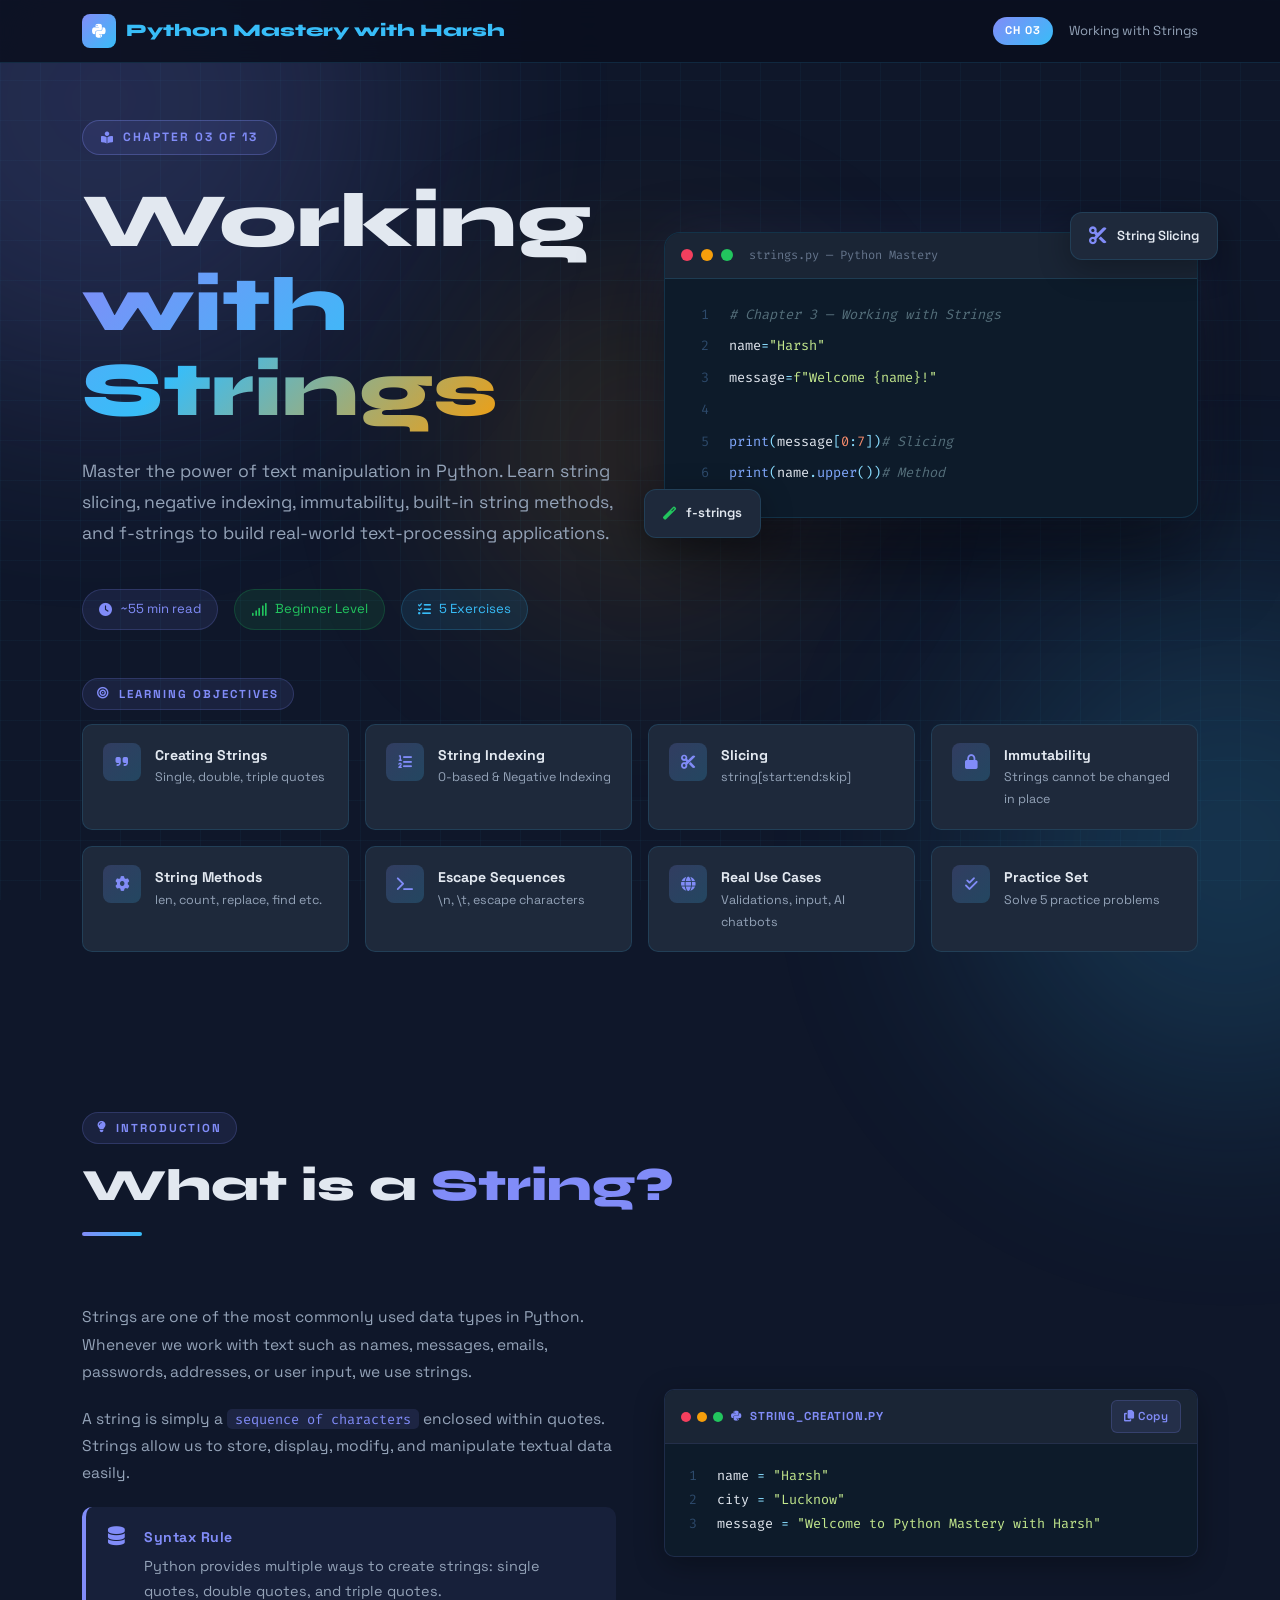
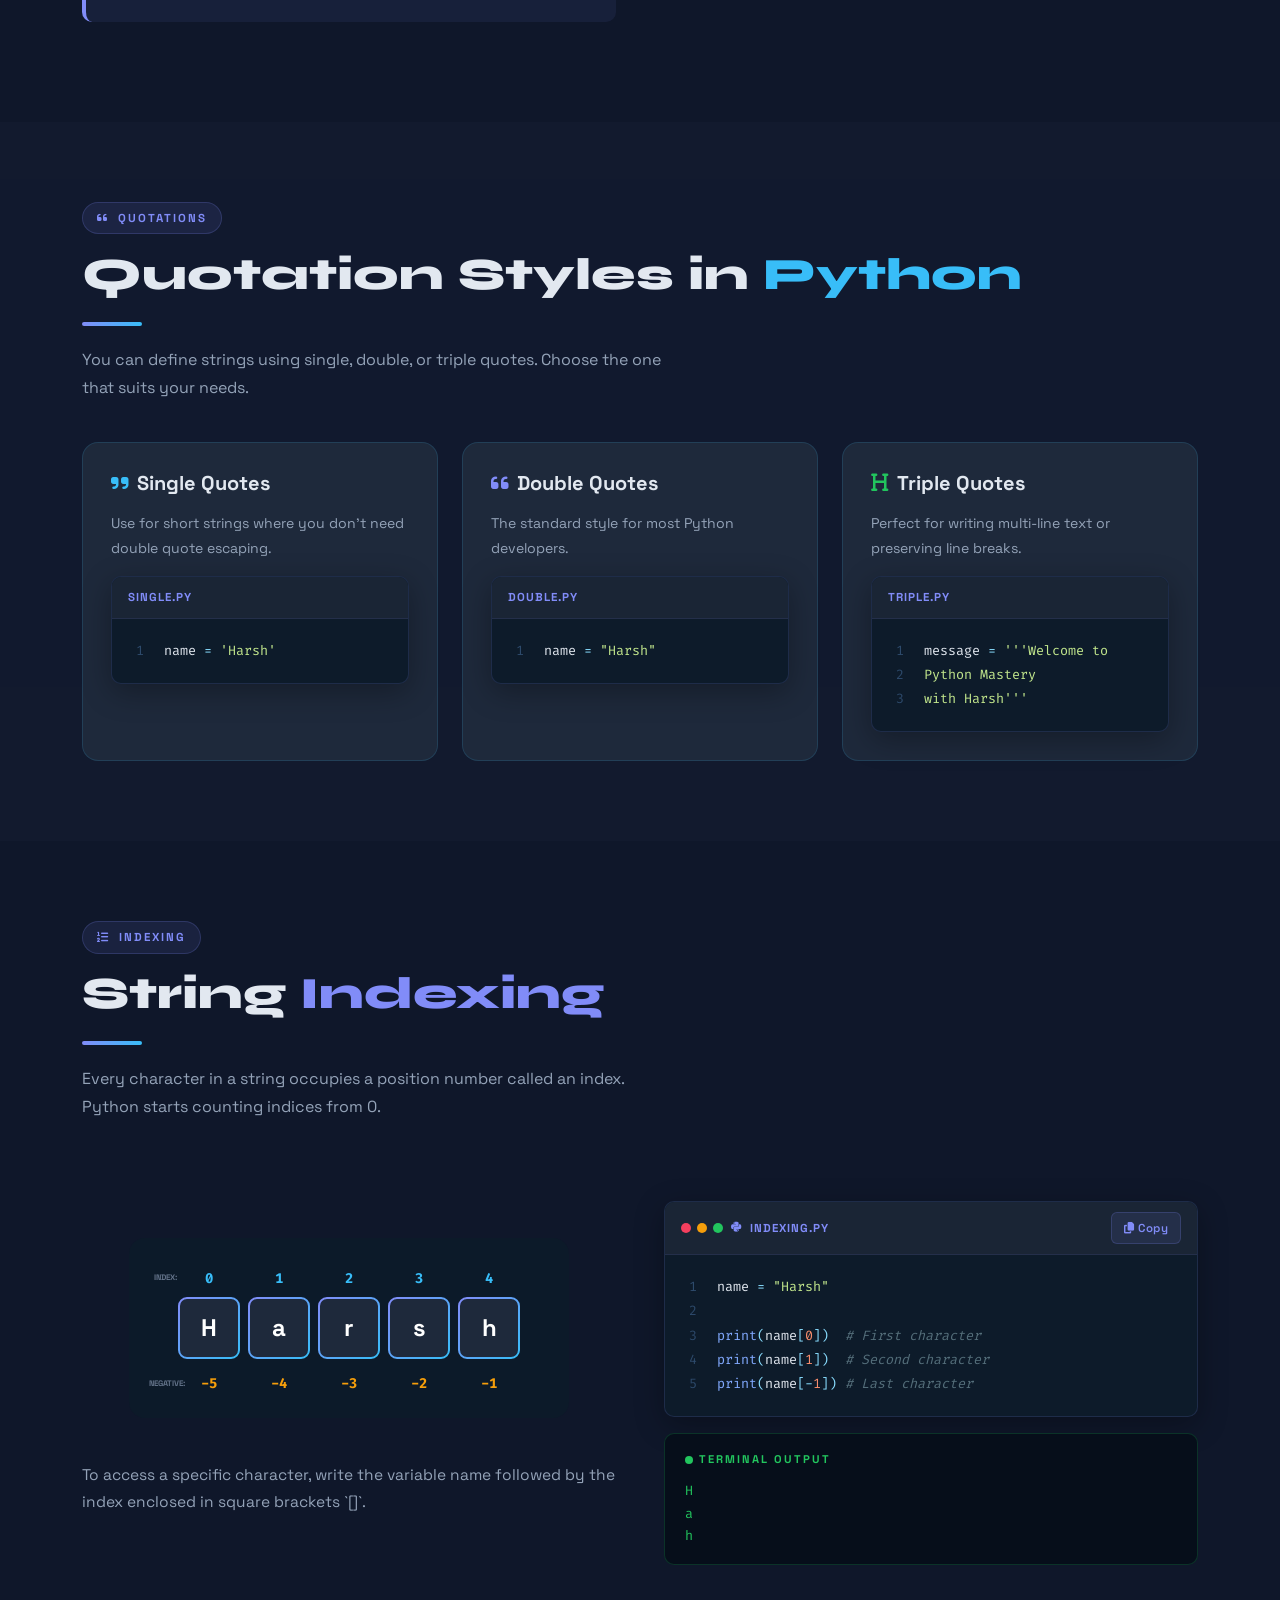
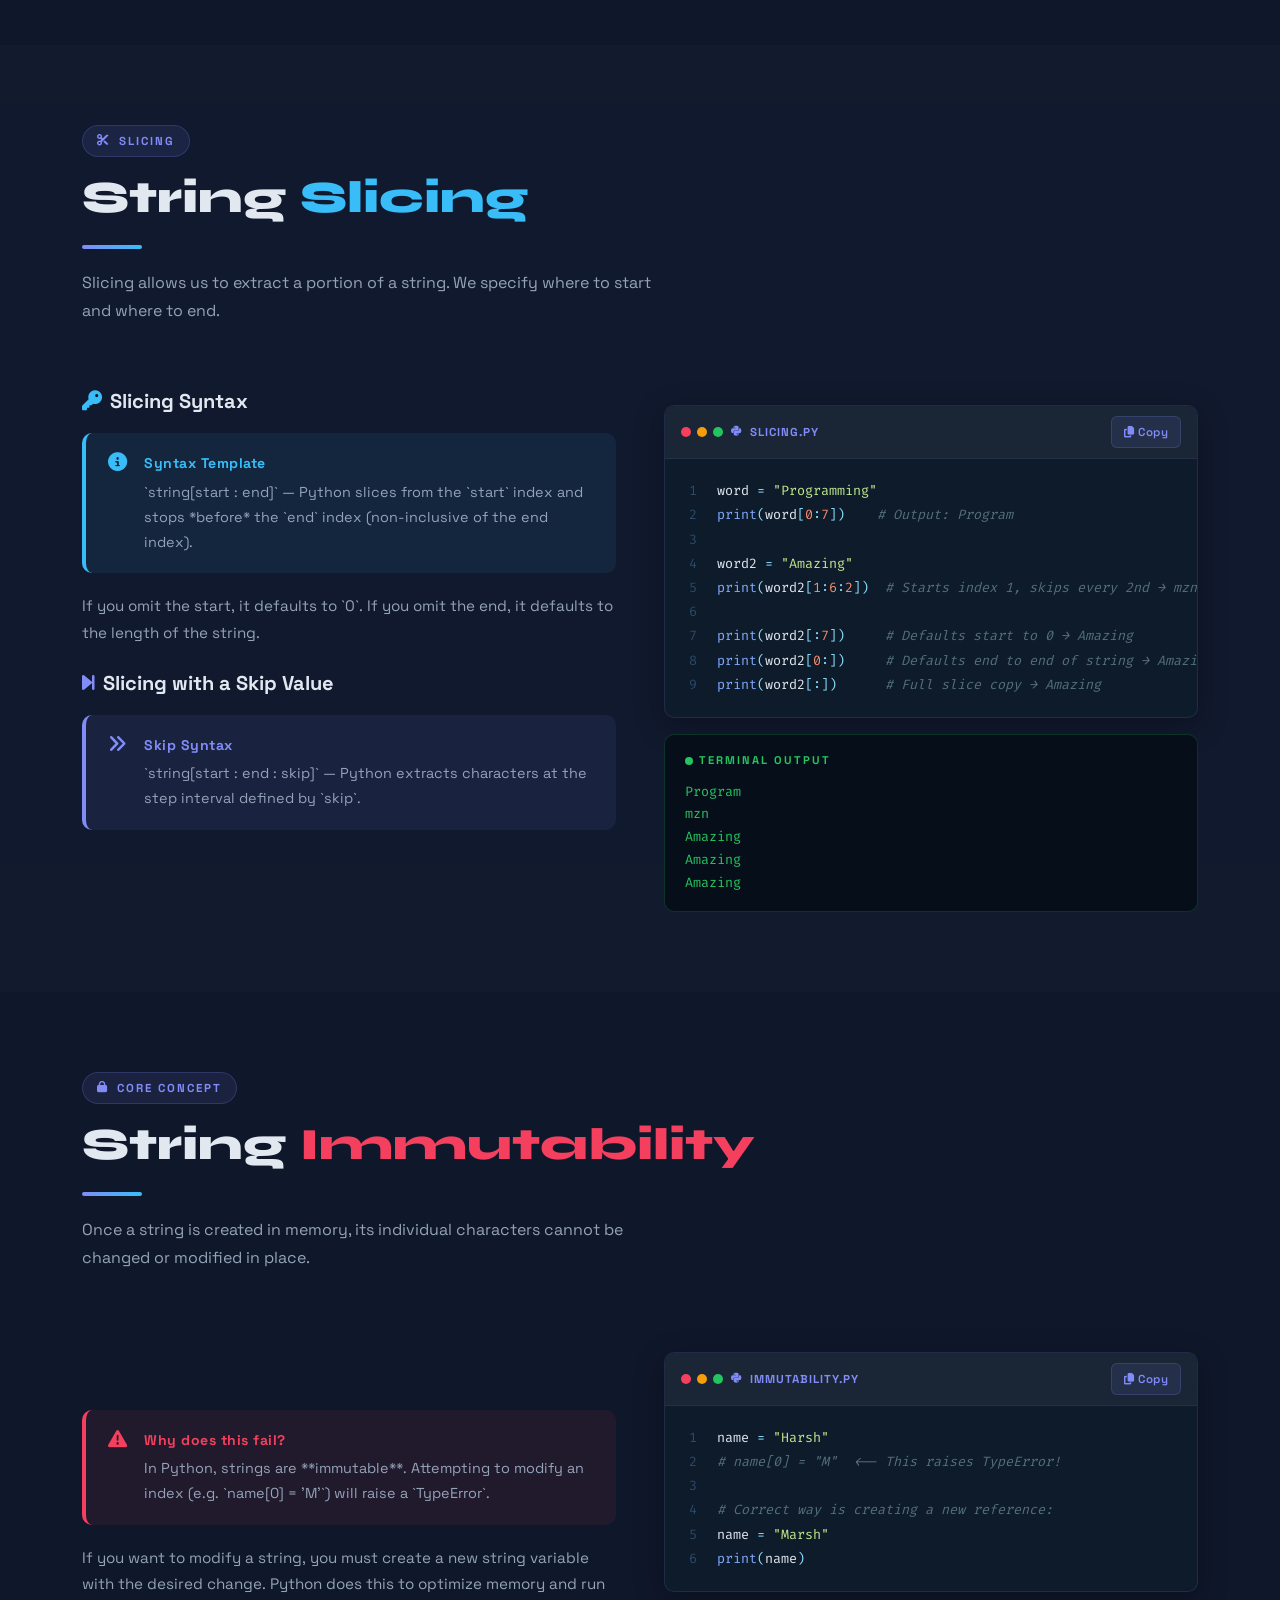
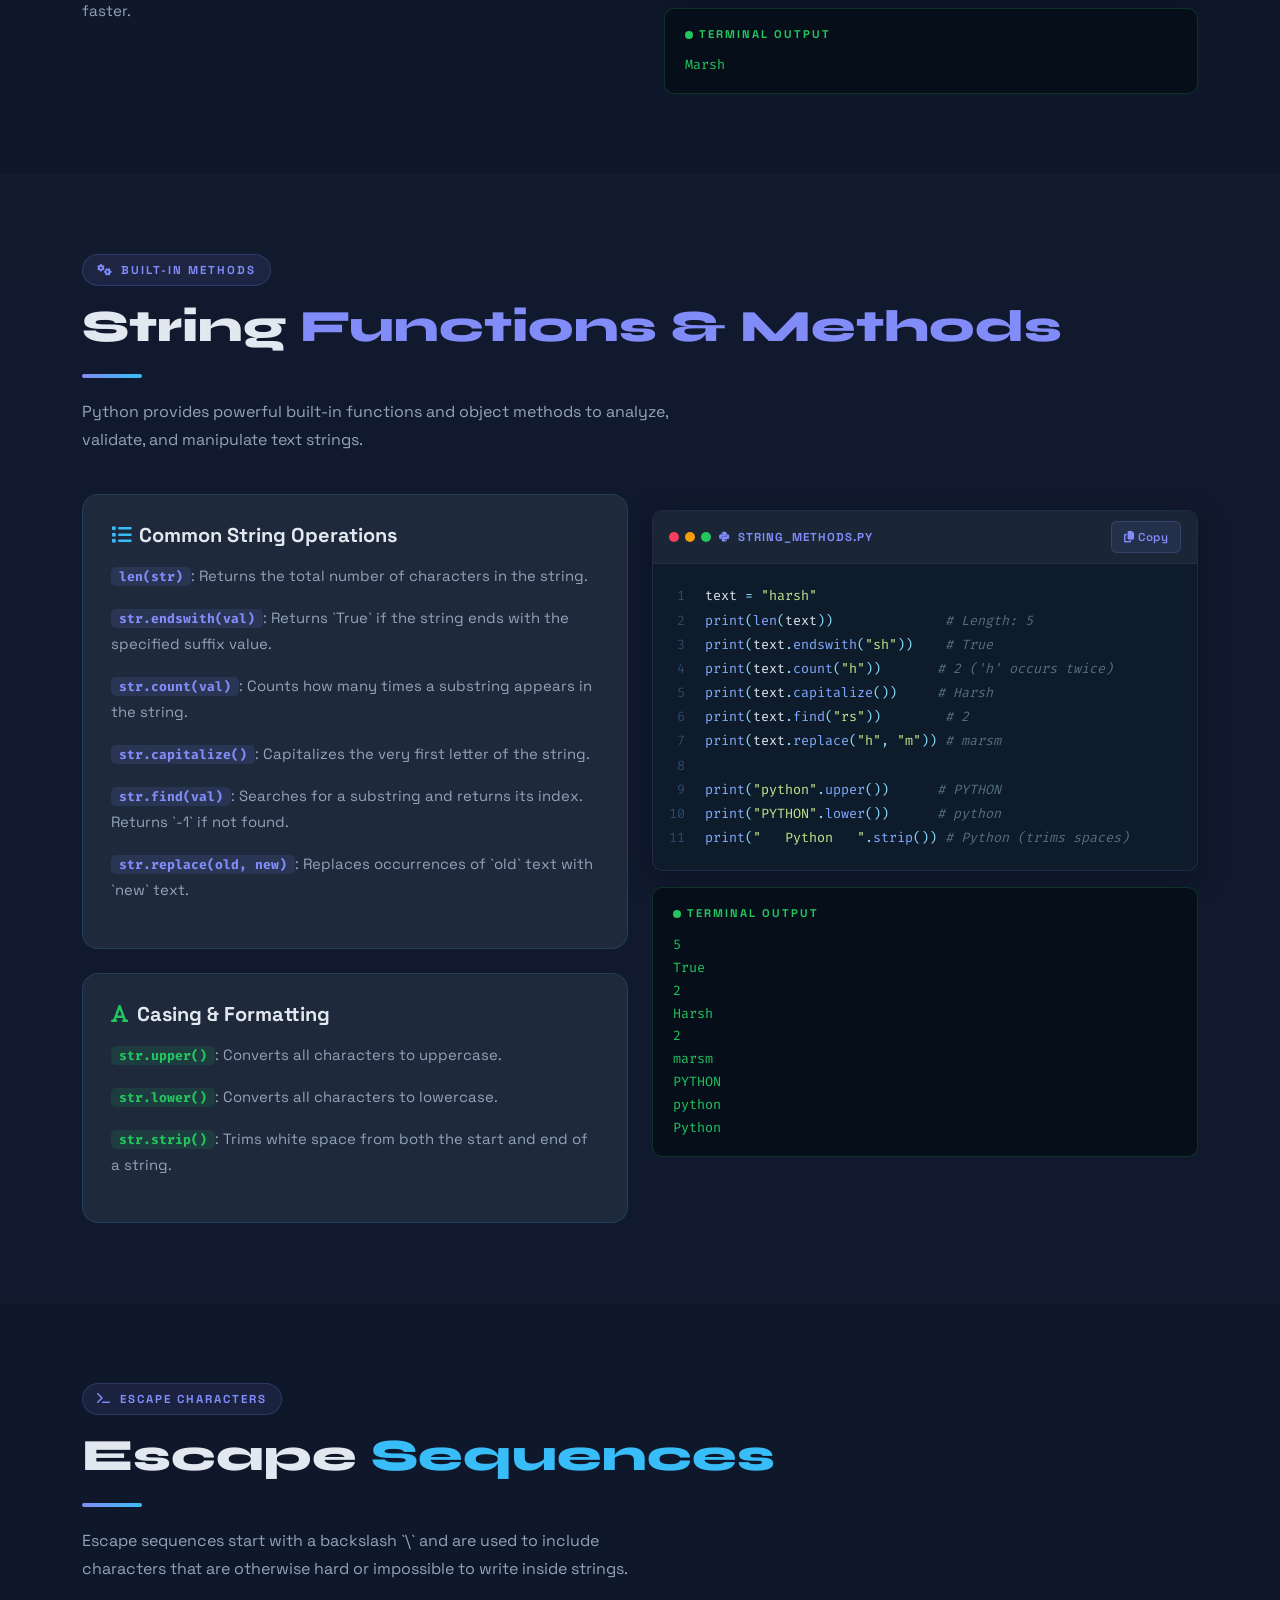
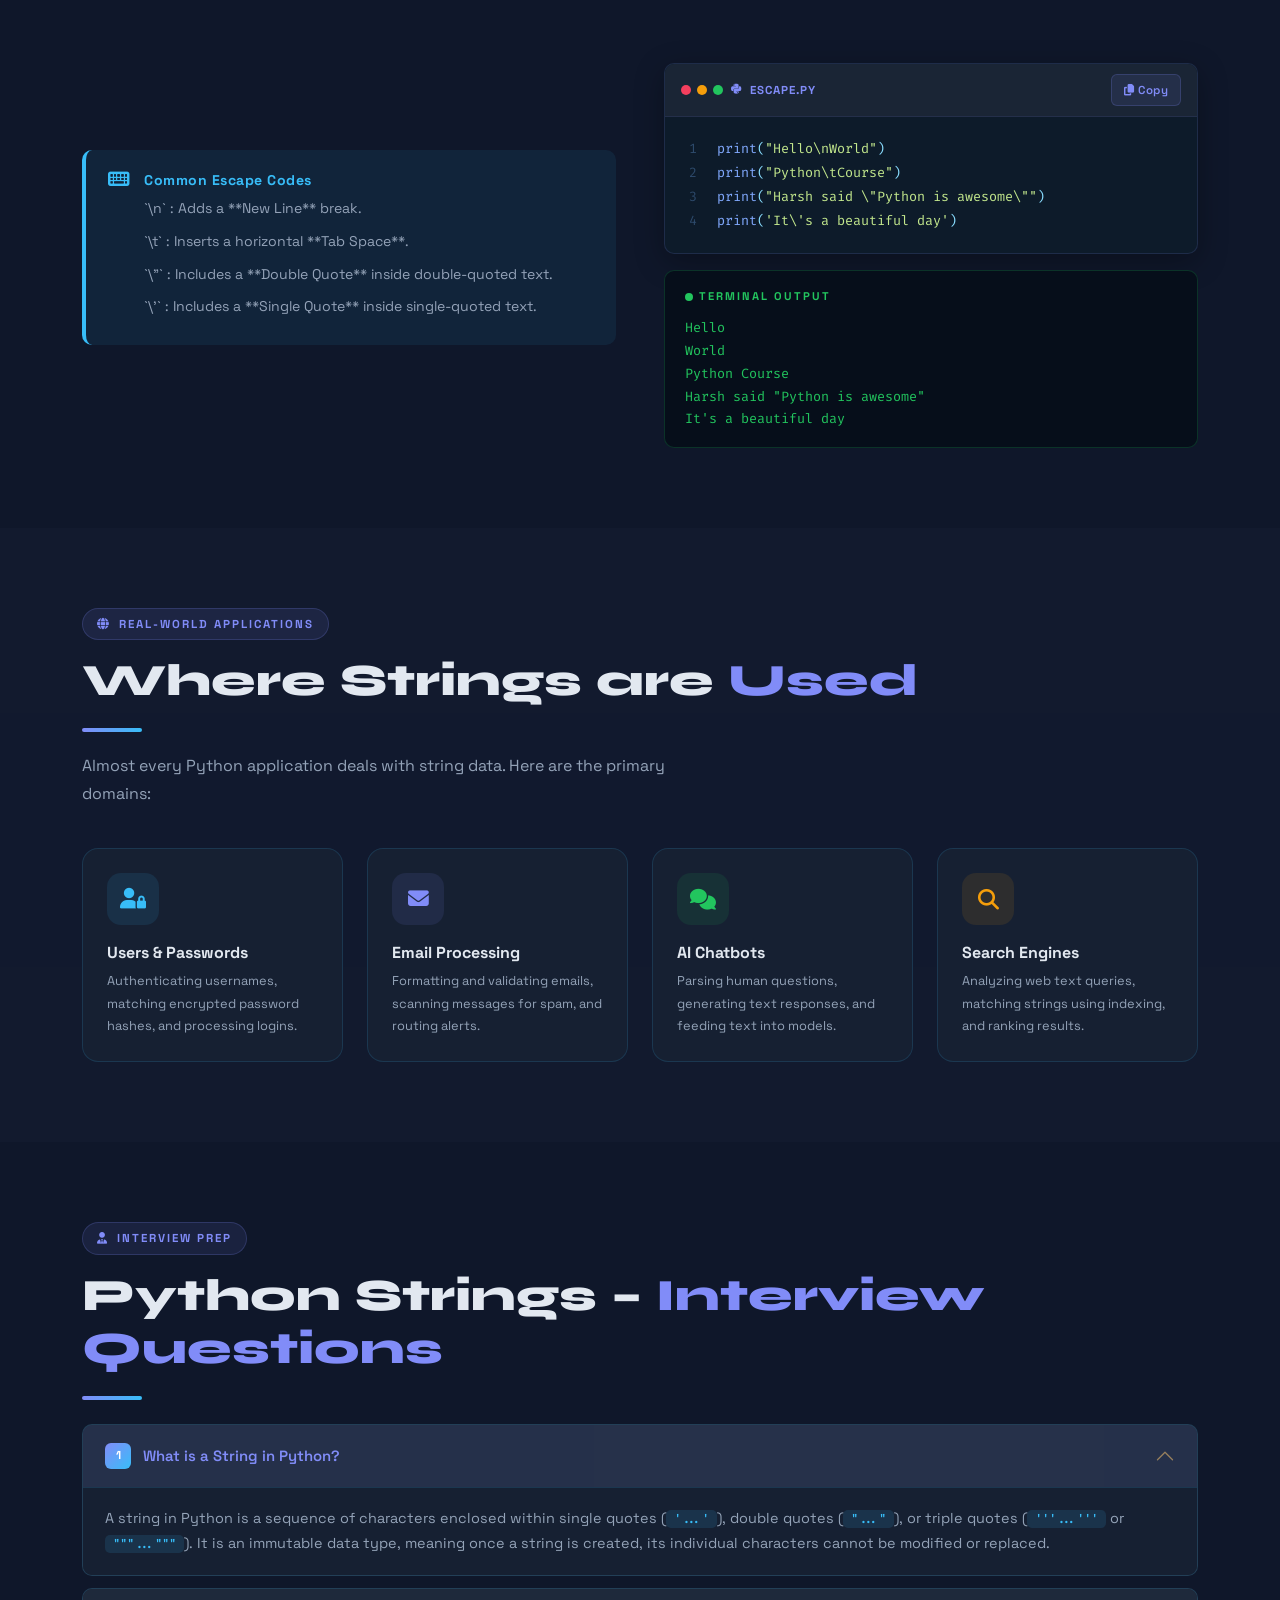
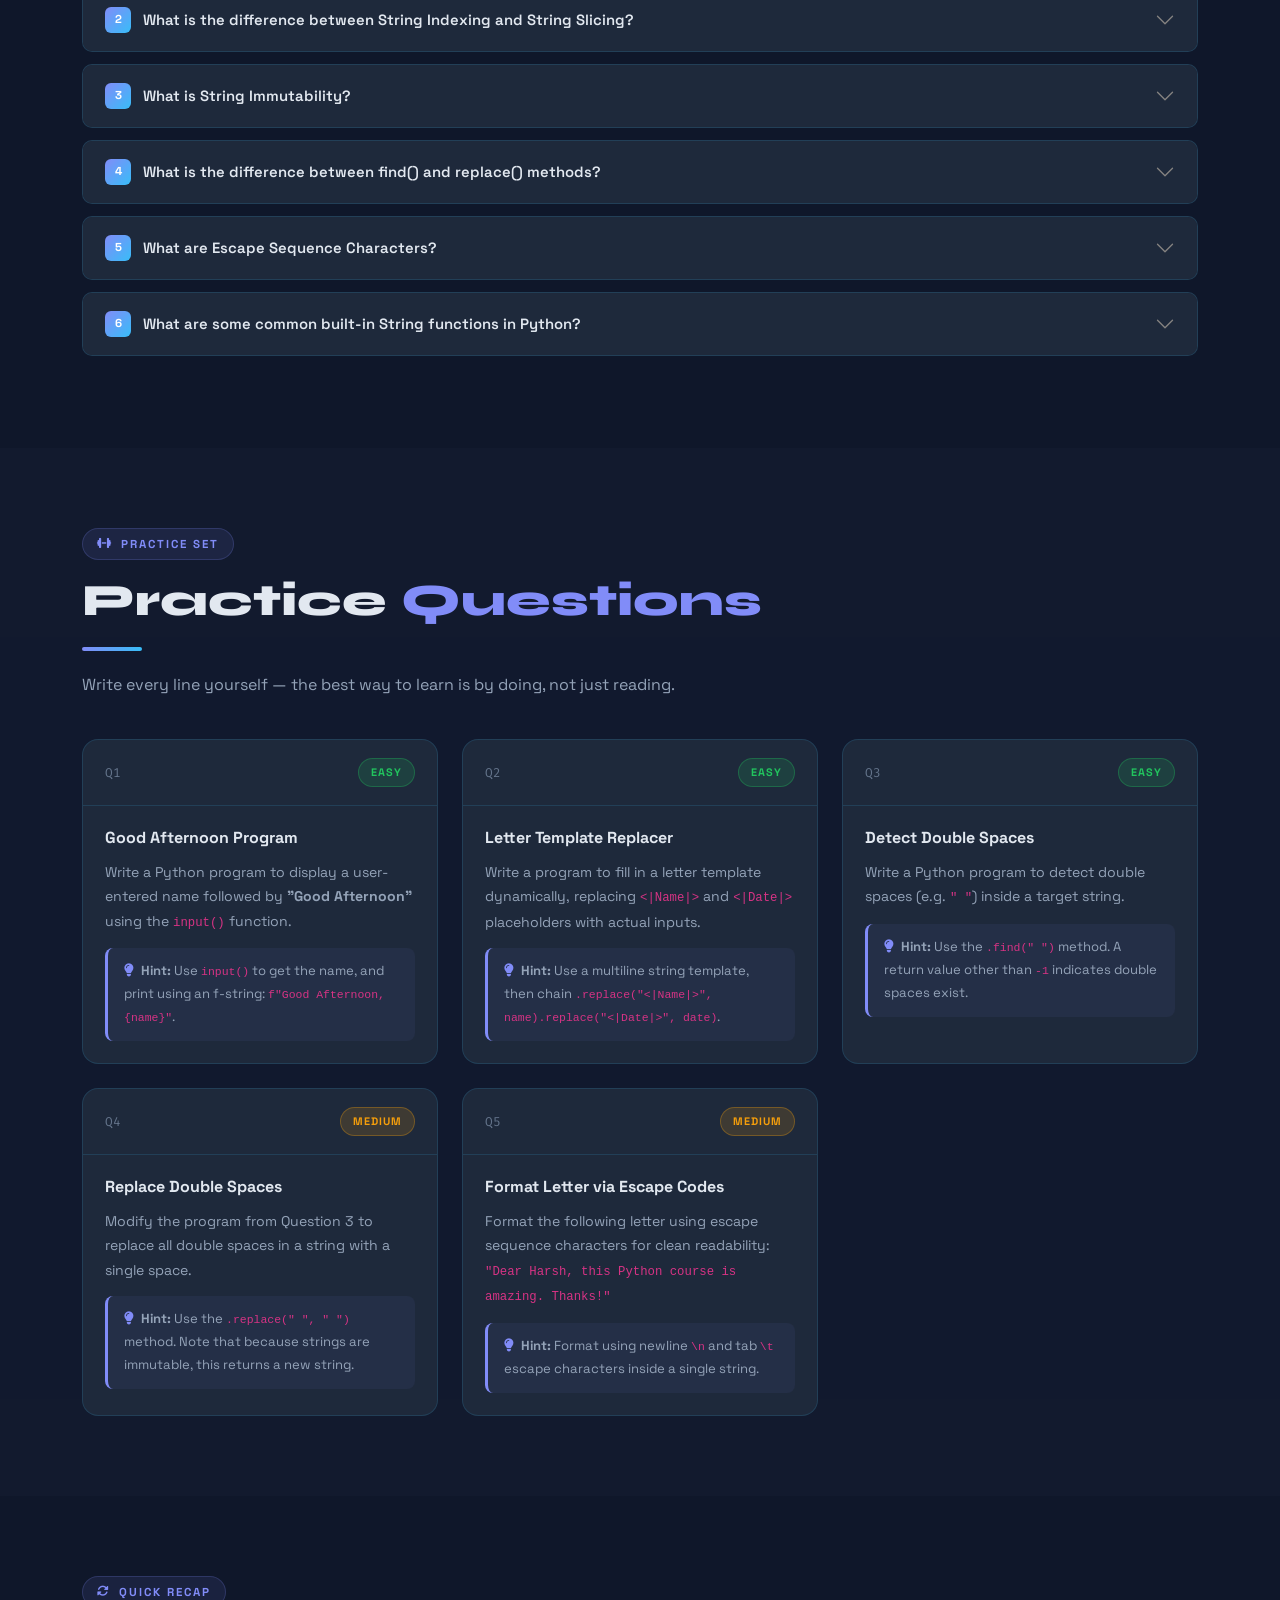
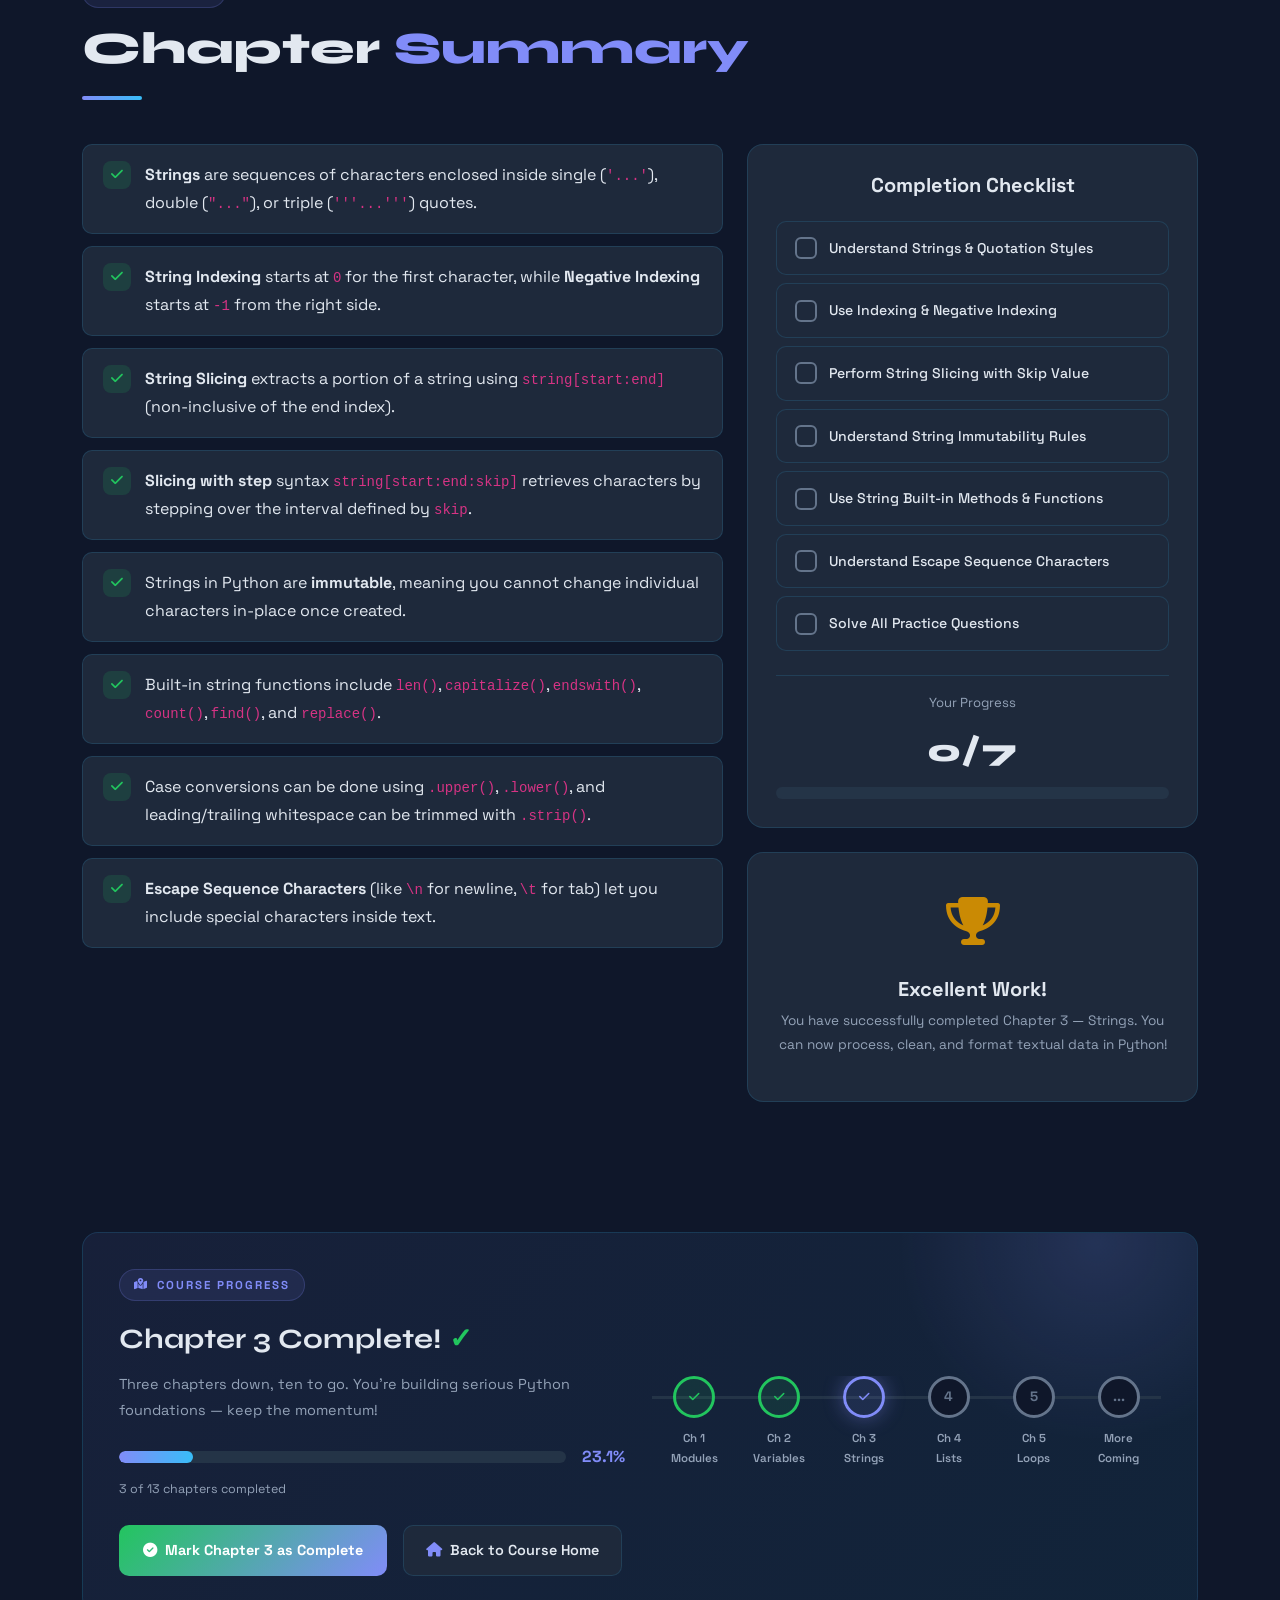
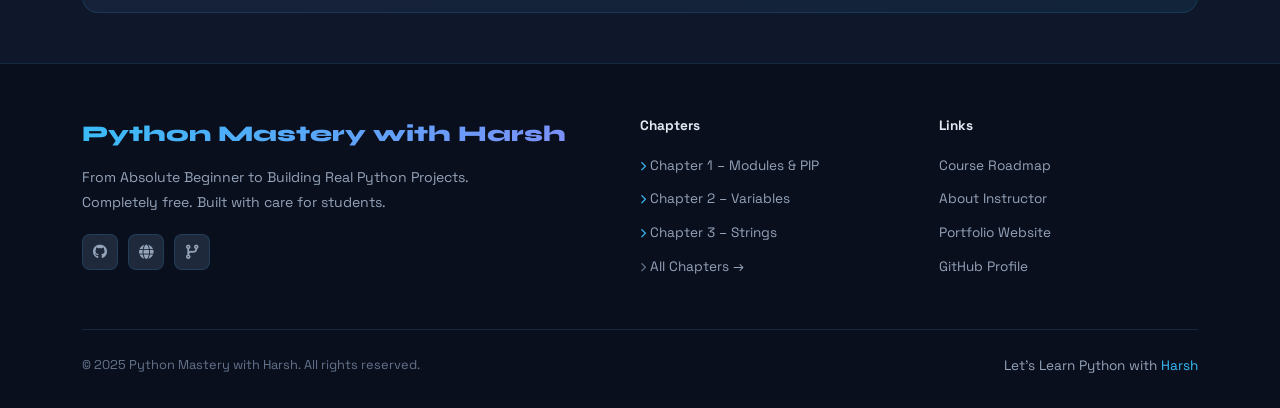
<file: Chapter-3/index.html>
<!DOCTYPE html>
<html lang="en">
<head>
<meta charset="UTF-8" />
<meta name="viewport" content="width=device-width, initial-scale=1.0" />
<title>Chapter 3 – Working with Strings | Python Mastery with Harsh</title>
<meta name="description" content="Master string indexing, slicing, immutability, built-in string methods, and escape sequence formatting in Python with Harsh." />

<!-- Bootstrap 5 -->
<link href="https://cdn.jsdelivr.net/npm/bootstrap@5.3.2/dist/css/bootstrap.min.css" rel="stylesheet"/>
<!-- AOS -->
<link href="https://unpkg.com/aos@2.3.4/dist/aos.css" rel="stylesheet"/>
<!-- Font Awesome -->
<link href="https://cdnjs.cloudflare.com/ajax/libs/font-awesome/6.5.0/css/all.min.css" rel="stylesheet"/>
<!-- Google Fonts -->
<link href="https://fonts.googleapis.com/css2?family=Fira+Code:wght@400;500;600&family=Space+Grotesk:wght@300;400;500;600;700&family=Syne:wght@400;600;700;800&display=swap" rel="stylesheet"/>

<link rel="stylesheet" href="assets/css/style.css" />
</head>
<body>

<div class="bg-orb bg-orb-1"></div>
<div class="bg-orb bg-orb-2"></div>
<div class="bg-orb bg-orb-3"></div>

<!-- NAVBAR -->
<nav class="course-nav">
  <div class="container">
    <div class="d-flex align-items-center justify-content-between">
      <a href="../index.html" class="brand">
        <div class="brand-icon"><i class="fab fa-python"></i></div>
        Python Mastery with Harsh
      </a>
      <div class="d-flex align-items-center gap-3">
        <span class="chapter-badge">CH 03</span>
        <span class="d-none d-md-block" style="font-size:0.82rem;color:var(--text-muted)">Working with Strings</span>
      </div>
    </div>
  </div>
</nav>

<!-- ======================== HERO ======================== -->
<section class="hero-section" id="hero">
  <div class="container position-relative">
    <div class="row align-items-center g-5">
      <div class="col-lg-6">
        <div class="chapter-number-pill animate-hero">
          <i class="fas fa-book-reader"></i> Chapter 03 of 13
        </div>
        <h1 class="hero-title animate-hero-delay-1">
          Working<br>
          <span class="gradient-text">with Strings</span>
        </h1>
        <p class="hero-desc animate-hero-delay-2">
          Master the power of text manipulation in Python. Learn string slicing, negative indexing, immutability, built-in string methods, and f-strings to build real-world text-processing applications.
        </p>
        <div class="d-flex flex-wrap gap-3 animate-hero-delay-3">
          <div style="display:flex;align-items:center;gap:8px;background:rgba(129,140,248,0.1);border:1px solid rgba(129,140,248,0.2);padding:8px 16px;border-radius:30px;font-size:0.82rem;color:#818cf8">
            <i class="fas fa-clock"></i> ~55 min read
          </div>
          <div style="display:flex;align-items:center;gap:8px;background:rgba(34,197,94,0.1);border:1px solid rgba(34,197,94,0.2);padding:8px 16px;border-radius:30px;font-size:0.82rem;color:#22c55e">
            <i class="fas fa-signal"></i> Beginner Level
          </div>
          <div style="display:flex;align-items:center;gap:8px;background:rgba(56,189,248,0.1);border:1px solid rgba(56,189,248,0.2);padding:8px 16px;border-radius:30px;font-size:0.82rem;color:#38bdf8">
            <i class="fas fa-tasks"></i> 5 Exercises
          </div>
        </div>
      </div>
      <div class="col-lg-6">
        <div class="hero-visual position-relative" data-aos="fade-left" data-aos-delay="200">
          <div class="hero-code-window">
            <div class="window-bar">
              <span class="dot dot-r"></span><span class="dot dot-y"></span><span class="dot dot-g"></span>
              <span class="window-title">strings.py — Python Mastery</span>
            </div>
            <div class="window-body">
              <div class="code-line"><span class="ln">1</span><span class="cm"># Chapter 3 — Working with Strings</span></div>
              <div class="code-line"><span class="ln">2</span><span class="ot">name </span><span class="op">= </span><span class="str">"Harsh"</span></div>
              <div class="code-line"><span class="ln">3</span><span class="ot">message </span><span class="op">= </span><span class="str">f"Welcome {name}!"</span></div>
              <div class="code-line"><span class="ln">4</span></div>
              <div class="code-line"><span class="ln">5</span><span class="fn">print</span><span class="op">(</span><span class="ot">message</span><span class="op">[</span><span class="num">0</span><span class="op">:</span><span class="num">7</span><span class="op">]</span><span class="op">)</span>  <span class="cm"># Slicing</span></div>
              <div class="code-line"><span class="ln">6</span><span class="fn">print</span><span class="op">(</span><span class="ot">name</span><span class="op">.</span><span class="fn">upper</span><span class="op">(</span><span class="op">)</span><span class="op">)</span>    <span class="cm"># Method</span></div>
            </div>
          </div>
          <div class="floating-badge floating-badge-1">
            <i class="fas fa-scissors" style="color:#818cf8;font-size:1.1rem"></i>
            <span>String Slicing</span>
          </div>
          <div class="floating-badge floating-badge-2">
            <i class="fas fa-magic" style="color:#22c55e"></i>
            <span>f-strings</span>
          </div>
        </div>
      </div>
    </div>

    <!-- LEARNING OBJECTIVES -->
    <div class="mt-5" data-aos="fade-up" data-aos-delay="100">
      <div class="section-label"><i class="fas fa-bullseye"></i> Learning Objectives</div>
      <div class="obj-grid">
        <div class="obj-card"><div class="obj-icon"><i class="fas fa-quote-right"></i></div><div><div style="font-weight:700;font-size:0.88rem">Creating Strings</div><div style="font-size:0.78rem;color:var(--text-muted)">Single, double, triple quotes</div></div></div>
        <div class="obj-card"><div class="obj-icon"><i class="fas fa-list-ol"></i></div><div><div style="font-weight:700;font-size:0.88rem">String Indexing</div><div style="font-size:0.78rem;color:var(--text-muted)">0-based &amp; Negative Indexing</div></div></div>
        <div class="obj-card"><div class="obj-icon"><i class="fas fa-scissors"></i></div><div><div style="font-weight:700;font-size:0.88rem">Slicing</div><div style="font-size:0.78rem;color:var(--text-muted)">string[start:end:skip]</div></div></div>
        <div class="obj-card"><div class="obj-icon"><i class="fas fa-lock"></i></div><div><div style="font-weight:700;font-size:0.88rem">Immutability</div><div style="font-size:0.78rem;color:var(--text-muted)">Strings cannot be changed in place</div></div></div>
        <div class="obj-card"><div class="obj-icon"><i class="fas fa-cog"></i></div><div><div style="font-weight:700;font-size:0.88rem">String Methods</div><div style="font-size:0.78rem;color:var(--text-muted)">len, count, replace, find etc.</div></div></div>
        <div class="obj-card"><div class="obj-icon"><i class="fas fa-terminal"></i></div><div><div style="font-weight:700;font-size:0.88rem">Escape Sequences</div><div style="font-size:0.78rem;color:var(--text-muted)">\n, \t, escape characters</div></div></div>
        <div class="obj-card"><div class="obj-icon"><i class="fas fa-globe"></i></div><div><div style="font-weight:700;font-size:0.88rem">Real Use Cases</div><div style="font-size:0.78rem;color:var(--text-muted)">Validations, input, AI chatbots</div></div></div>
        <div class="obj-card"><div class="obj-icon"><i class="fas fa-check-double"></i></div><div><div style="font-weight:700;font-size:0.88rem">Practice Set</div><div style="font-size:0.78rem;color:var(--text-muted)">Solve 5 practice problems</div></div></div>
      </div>
    </div>
  </div>
</section>

<!-- ======================== SECTION 1 — INTRODUCTION ======================== -->
<section class="section-gap" id="intro">
  <div class="container">
    <div data-aos="fade-right">
      <div class="section-label"><i class="fas fa-lightbulb"></i> Introduction</div>
      <h2 class="section-title">What is a <span style="color:var(--accent2)">String?</span></h2>
      <div class="section-divider"></div>
    </div>
    <div class="row align-items-center g-5 mt-2">
      <div class="col-lg-6" data-aos="fade-right" data-aos-delay="100">
        <p style="color:var(--text-muted);font-size:0.97rem;margin-bottom:20px;">
          Strings are one of the most commonly used data types in Python. Whenever we work with text such as names, messages, emails, passwords, addresses, or user input, we use strings.
        </p>
        <p style="color:var(--text-muted);font-size:0.97rem;margin-bottom:20px;">
          A string is simply a <span class="kw-purple">sequence of characters</span> enclosed within quotes. Strings allow us to store, display, modify, and manipulate textual data easily.
        </p>
        <div class="callout callout-purple">
          <i class="fas fa-database callout-icon" style="color:#818cf8"></i>
          <div>
            <div class="callout-title" style="color:#818cf8">Syntax Rule</div>
            <div class="callout-body">Python provides multiple ways to create strings: single quotes, double quotes, and triple quotes.</div>
          </div>
        </div>
      </div>
      <div class="col-lg-6" data-aos="fade-left" data-aos-delay="150">
        <div class="code-block">
          <div class="code-topbar"><div class="d-flex align-items-center gap-2"><div class="code-dots"><div class="code-dot" style="background:#f43f5e"></div><div class="code-dot" style="background:#f59e0b"></div><div class="code-dot" style="background:#22c55e"></div></div><div class="code-lang"><i class="fab fa-python"></i> string_creation.py</div></div><button class="copy-btn" onclick="copyCode(this,`name = &quot;Harsh&quot;\ncity = &quot;Lucknow&quot;\nmessage = &quot;Welcome to Python Mastery with Harsh&quot;`)"><i class="fas fa-copy"></i> Copy</button></div>
          <div class="code-content">
            <div class="code-row"><span class="line-no">1</span><span class="code-text"><span class="s-ot">name </span><span class="s-op">= </span><span class="s-str">"Harsh"</span></span></div>
            <div class="code-row"><span class="line-no">2</span><span class="code-text"><span class="s-ot">city </span><span class="s-op">= </span><span class="s-str">"Lucknow"</span></span></div>
            <div class="code-row"><span class="line-no">3</span><span class="code-text"><span class="s-ot">message </span><span class="s-op">= </span><span class="s-str">"Welcome to Python Mastery with Harsh"</span></span></div>
          </div>
        </div>
      </div>
    </div>
  </div>
</section>

<!-- ======================== SECTION 2 — QUOTATION STYLES ======================== -->
<section class="section-gap" style="background:rgba(129,140,248,0.02)">
  <div class="container">
    <div data-aos="fade-right">
      <div class="section-label"><i class="fas fa-quote-left"></i> Quotations</div>
      <h2 class="section-title">Quotation Styles in <span style="color:var(--accent)">Python</span></h2>
      <div class="section-divider"></div>
      <p class="section-sub">You can define strings using single, double, or triple quotes. Choose the one that suits your needs.</p>
    </div>

    <div class="row g-4 mt-3">
      <div class="col-lg-4" data-aos="fade-up" data-aos-delay="100">
        <div class="glass-card h-100">
          <h5 class="fw-bold mb-3"><i class="fas fa-quote-right me-2" style="color:var(--accent)"></i>Single Quotes</h5>
          <p style="color:var(--text-muted);font-size:0.88rem">Use for short strings where you don't need double quote escaping.</p>
          <div class="code-block" style="margin-bottom:0">
            <div class="code-topbar"><div class="code-lang">single.py</div></div>
            <div class="code-content">
              <div class="code-row"><span class="line-no">1</span><span class="code-text"><span class="s-ot">name </span><span class="s-op">= </span><span class="s-str">'Harsh'</span></span></div>
            </div>
          </div>
        </div>
      </div>

      <div class="col-lg-4" data-aos="fade-up" data-aos-delay="150">
        <div class="glass-card h-100">
          <h5 class="fw-bold mb-3"><i class="fas fa-quote-left me-2" style="color:var(--accent2)"></i>Double Quotes</h5>
          <p style="color:var(--text-muted);font-size:0.88rem">The standard style for most Python developers.</p>
          <div class="code-block" style="margin-bottom:0">
            <div class="code-topbar"><div class="code-lang">double.py</div></div>
            <div class="code-content">
              <div class="code-row"><span class="line-no">1</span><span class="code-text"><span class="s-ot">name </span><span class="s-op">= </span><span class="s-str">"Harsh"</span></span></div>
            </div>
          </div>
        </div>
      </div>

      <div class="col-lg-4" data-aos="fade-up" data-aos-delay="200">
        <div class="glass-card h-100">
          <h5 class="fw-bold mb-3"><i class="fas fa-heading me-2" style="color:#22c55e"></i>Triple Quotes</h5>
          <p style="color:var(--text-muted);font-size:0.88rem">Perfect for writing multi-line text or preserving line breaks.</p>
          <div class="code-block" style="margin-bottom:0">
            <div class="code-topbar"><div class="code-lang">triple.py</div></div>
            <div class="code-content">
              <div class="code-row"><span class="line-no">1</span><span class="code-text"><span class="s-ot">message </span><span class="s-op">= </span><span class="s-str">'''Welcome to</span></span></div>
              <div class="code-row"><span class="line-no">2</span><span class="code-text"><span class="s-str">Python Mastery</span></span></div>
              <div class="code-row"><span class="line-no">3</span><span class="code-text"><span class="s-str">with Harsh'''</span></span></div>
            </div>
          </div>
        </div>
      </div>
    </div>
  </div>
</section>

<!-- ======================== SECTION 3 — STRING INDEXING ======================== -->
<section class="section-gap" id="indexing">
  <div class="container">
    <div data-aos="fade-right">
      <div class="section-label"><i class="fas fa-list-ol"></i> Indexing</div>
      <h2 class="section-title">String <span style="color:var(--accent2)">Indexing</span></h2>
      <div class="section-divider"></div>
      <p class="section-sub">Every character in a string occupies a position number called an index. Python starts counting indices from 0.</p>
    </div>

    <div class="row g-5 align-items-center mt-2">
      <div class="col-lg-6" data-aos="fade-right" data-aos-delay="100">
        <!-- SVG diagram representing string indexing -->
        <div class="illustration-wrap mb-4">
          <svg viewBox="0 0 440 180" xmlns="http://www.w3.org/2000/svg" style="width:100%;max-width:440px">
            <defs>
              <linearGradient id="g1" x1="0%" y1="0%" x2="100%" y2="100%">
                <stop offset="0%" style="stop-color:#818cf8"/>
                <stop offset="100%" style="stop-color:#38bdf8"/>
              </linearGradient>
            </defs>
            <rect width="440" height="180" rx="16" fill="#0d1b2a" opacity="0.95"/>
            <!-- Grid Boxes -->
            <rect x="50" y="60" width="60" height="60" rx="8" fill="#1e293b" stroke="url(#g1)" stroke-width="2"/>
            <rect x="120" y="60" width="60" height="60" rx="8" fill="#1e293b" stroke="url(#g1)" stroke-width="2"/>
            <rect x="190" y="60" width="60" height="60" rx="8" fill="#1e293b" stroke="url(#g1)" stroke-width="2"/>
            <rect x="260" y="60" width="60" height="60" rx="8" fill="#1e293b" stroke="url(#g1)" stroke-width="2"/>
            <rect x="330" y="60" width="60" height="60" rx="8" fill="#1e293b" stroke="url(#g1)" stroke-width="2"/>
            <!-- Characters -->
            <text x="80" y="98" text-anchor="middle" fill="#fff" font-size="24" font-family="Space Grotesk, sans-serif" font-weight="700">H</text>
            <text x="150" y="98" text-anchor="middle" fill="#fff" font-size="24" font-family="Space Grotesk, sans-serif" font-weight="700">a</text>
            <text x="220" y="98" text-anchor="middle" fill="#fff" font-size="24" font-family="Space Grotesk, sans-serif" font-weight="700">r</text>
            <text x="290" y="98" text-anchor="middle" fill="#fff" font-size="24" font-family="Space Grotesk, sans-serif" font-weight="700">s</text>
            <text x="360" y="98" text-anchor="middle" fill="#fff" font-size="24" font-family="Space Grotesk, sans-serif" font-weight="700">h</text>
            <!-- Indices -->
            <text x="80" y="45" text-anchor="middle" fill="#38bdf8" font-size="14" font-family="Fira Code, monospace" font-weight="700">0</text>
            <text x="150" y="45" text-anchor="middle" fill="#38bdf8" font-size="14" font-family="Fira Code, monospace" font-weight="700">1</text>
            <text x="220" y="45" text-anchor="middle" fill="#38bdf8" font-size="14" font-family="Fira Code, monospace" font-weight="700">2</text>
            <text x="290" y="45" text-anchor="middle" fill="#38bdf8" font-size="14" font-family="Fira Code, monospace" font-weight="700">3</text>
            <text x="360" y="45" text-anchor="middle" fill="#38bdf8" font-size="14" font-family="Fira Code, monospace" font-weight="700">4</text>
            <text x="25" y="42" fill="#64748b" font-size="8" font-family="Space Grotesk, sans-serif" font-weight="700">INDEX:</text>
            <!-- Negative Indices -->
            <text x="80" y="150" text-anchor="middle" fill="#f59e0b" font-size="14" font-family="Fira Code, monospace" font-weight="700">-5</text>
            <text x="150" y="150" text-anchor="middle" fill="#f59e0b" font-size="14" font-family="Fira Code, monospace" font-weight="700">-4</text>
            <text x="220" y="150" text-anchor="middle" fill="#f59e0b" font-size="14" font-family="Fira Code, monospace" font-weight="700">-3</text>
            <text x="290" y="150" text-anchor="middle" fill="#f59e0b" font-size="14" font-family="Fira Code, monospace" font-weight="700">-2</text>
            <text x="360" y="150" text-anchor="middle" fill="#f59e0b" font-size="14" font-family="Fira Code, monospace" font-weight="700">-1</text>
            <text x="20" y="148" fill="#64748b" font-size="8" font-family="Space Grotesk, sans-serif" font-weight="700">NEGATIVE:</text>
          </svg>
        </div>
        <p style="color:var(--text-muted);font-size:0.97rem">
          To access a specific character, write the variable name followed by the index enclosed in square brackets `[]`.
        </p>
      </div>

      <div class="col-lg-6" data-aos="fade-left" data-aos-delay="150">
        <div class="code-block">
          <div class="code-topbar"><div class="d-flex align-items-center gap-2"><div class="code-dots"><div class="code-dot" style="background:#f43f5e"></div><div class="code-dot" style="background:#f59e0b"></div><div class="code-dot" style="background:#22c55e"></div></div><div class="code-lang"><i class="fab fa-python"></i> indexing.py</div></div><button class="copy-btn" onclick="copyCode(this,`name = &quot;Harsh&quot;\nprint(name[0])\nprint(name[1])\nprint(name[-1])`)"><i class="fas fa-copy"></i> Copy</button></div>
          <div class="code-content">
            <div class="code-row"><span class="line-no">1</span><span class="code-text"><span class="s-ot">name </span><span class="s-op">= </span><span class="s-str">"Harsh"</span></span></div>
            <div class="code-row"><span class="line-no">2</span><span class="code-text"></span></div>
            <div class="code-row"><span class="line-no">3</span><span class="code-text"><span class="s-fn">print</span><span class="s-op">(</span><span class="s-ot">name</span><span class="s-op">[</span><span class="s-num">0</span><span class="s-op">]</span><span class="s-op">)</span>  <span class="s-cm"># First character</span></span></div>
            <div class="code-row"><span class="line-no">4</span><span class="code-text"><span class="s-fn">print</span><span class="s-op">(</span><span class="s-ot">name</span><span class="s-op">[</span><span class="s-num">1</span><span class="s-op">]</span><span class="s-op">)</span>  <span class="s-cm"># Second character</span></span></div>
            <div class="code-row"><span class="line-no">5</span><span class="code-text"><span class="s-fn">print</span><span class="s-op">(</span><span class="s-ot">name</span><span class="s-op">[</span><span class="s-op">-</span><span class="s-num">1</span><span class="s-op">]</span><span class="s-op">)</span> <span class="s-cm"># Last character</span></span></div>
          </div>
        </div>
        <div class="output-box">
          <div class="output-label">Terminal Output</div>
          <div class="output-text">H<br>a<br>h</div>
        </div>
      </div>
    </div>
  </div>
</section>

<!-- ======================== SECTION 4 — STRING SLICING ======================== -->
<section class="section-gap" id="slicing" style="background:rgba(129,140,248,0.02)">
  <div class="container">
    <div data-aos="fade-right">
      <div class="section-label"><i class="fas fa-scissors"></i> Slicing</div>
      <h2 class="section-title">String <span style="color:var(--accent)">Slicing</span></h2>
      <div class="section-divider"></div>
      <p class="section-sub">Slicing allows us to extract a portion of a string. We specify where to start and where to end.</p>
    </div>

    <div class="row g-5 mt-2">
      <div class="col-lg-6" data-aos="fade-right" data-aos-delay="100">
        <h5 class="fw-bold mb-3"><i class="fas fa-key me-2" style="color:var(--accent)"></i>Slicing Syntax</h5>
        <div class="callout callout-blue">
          <i class="fas fa-info-circle callout-icon" style="color:#38bdf8"></i>
          <div>
            <div class="callout-title" style="color:#38bdf8">Syntax Template</div>
            <div class="callout-body">`string[start : end]` — Python slices from the `start` index and stops *before* the `end` index (non-inclusive of the end index).</div>
          </div>
        </div>
        <p style="color:var(--text-muted);font-size:0.95rem;">
          If you omit the start, it defaults to `0`. If you omit the end, it defaults to the length of the string.
        </p>

        <h5 class="fw-bold mt-4 mb-3"><i class="fas fa-step-forward me-2" style="color:var(--accent2)"></i>Slicing with a Skip Value</h5>
        <div class="callout callout-purple">
          <i class="fas fa-angle-double-right callout-icon" style="color:#818cf8"></i>
          <div>
            <div class="callout-title" style="color:#818cf8">Skip Syntax</div>
            <div class="callout-body">`string[start : end : skip]` — Python extracts characters at the step interval defined by `skip`.</div>
          </div>
        </div>
      </div>

      <div class="col-lg-6" data-aos="fade-left" data-aos-delay="150">
        <div class="code-block">
          <div class="code-topbar"><div class="d-flex align-items-center gap-2"><div class="code-dots"><div class="code-dot" style="background:#f43f5e"></div><div class="code-dot" style="background:#f59e0b"></div><div class="code-dot" style="background:#22c55e"></div></div><div class="code-lang"><i class="fab fa-python"></i> slicing.py</div></div><button class="copy-btn" onclick="copyCode(this,`word = &quot;Programming&quot;\nprint(word[0:7])\n\nword2 = &quot;Amazing&quot;\nprint(word2[1:6:2])\n\nprint(word2[:7])\nprint(word2[0:])\nprint(word2[:])`)"><i class="fas fa-copy"></i> Copy</button></div>
          <div class="code-content">
            <div class="code-row"><span class="line-no">1</span><span class="code-text"><span class="s-ot">word </span><span class="s-op">= </span><span class="s-str">"Programming"</span></span></div>
            <div class="code-row"><span class="line-no">2</span><span class="code-text"><span class="s-fn">print</span><span class="s-op">(</span><span class="s-ot">word</span><span class="s-op">[</span><span class="s-num">0</span><span class="s-op">:</span><span class="s-num">7</span><span class="s-op">]</span><span class="s-op">)</span>    <span class="s-cm"># Output: Program</span></span></div>
            <div class="code-row"><span class="line-no">3</span><span class="code-text"></span></div>
            <div class="code-row"><span class="line-no">4</span><span class="code-text"><span class="s-ot">word2 </span><span class="s-op">= </span><span class="s-str">"Amazing"</span></span></div>
            <div class="code-row"><span class="line-no">5</span><span class="code-text"><span class="s-fn">print</span><span class="s-op">(</span><span class="s-ot">word2</span><span class="s-op">[</span><span class="s-num">1</span><span class="s-op">:</span><span class="s-num">6</span><span class="s-op">:</span><span class="s-num">2</span><span class="s-op">]</span><span class="s-op">)</span>  <span class="s-cm"># Starts index 1, skips every 2nd → mzn</span></span></div>
            <div class="code-row"><span class="line-no">6</span><span class="code-text"></span></div>
            <div class="code-row"><span class="line-no">7</span><span class="code-text"><span class="s-fn">print</span><span class="s-op">(</span><span class="s-ot">word2</span><span class="s-op">[</span><span class="s-op">:</span><span class="s-num">7</span><span class="s-op">]</span><span class="s-op">)</span>     <span class="s-cm"># Defaults start to 0 → Amazing</span></span></div>
            <div class="code-row"><span class="line-no">8</span><span class="code-text"><span class="s-fn">print</span><span class="s-op">(</span><span class="s-ot">word2</span><span class="s-op">[</span><span class="s-num">0</span><span class="s-op">:</span><span class="s-op">]</span><span class="s-op">)</span>     <span class="s-cm"># Defaults end to end of string → Amazing</span></span></div>
            <div class="code-row"><span class="line-no">9</span><span class="code-text"><span class="s-fn">print</span><span class="s-op">(</span><span class="s-ot">word2</span><span class="s-op">[</span><span class="s-op">:</span><span class="s-op">]</span><span class="s-op">)</span>      <span class="s-cm"># Full slice copy → Amazing</span></span></div>
          </div>
        </div>
        <div class="output-box">
          <div class="output-label">Terminal Output</div>
          <div class="output-text">Program<br>mzn<br>Amazing<br>Amazing<br>Amazing</div>
        </div>
      </div>
    </div>
  </div>
</section>

<!-- ======================== SECTION 5 — IMMUTABILITY ======================== -->
<section class="section-gap" id="immutability">
  <div class="container">
    <div data-aos="fade-right">
      <div class="section-label"><i class="fas fa-lock"></i> Core Concept</div>
      <h2 class="section-title">String <span style="color:var(--danger)">Immutability</span></h2>
      <div class="section-divider"></div>
      <p class="section-sub">Once a string is created in memory, its individual characters cannot be changed or modified in place.</p>
    </div>

    <div class="row g-5 align-items-center mt-2">
      <div class="col-lg-6" data-aos="fade-right" data-aos-delay="100">
        <div class="callout callout-red">
          <i class="fas fa-exclamation-triangle callout-icon" style="color:var(--danger)"></i>
          <div>
            <div class="callout-title" style="color:var(--danger)">Why does this fail?</div>
            <div class="callout-body">In Python, strings are **immutable**. Attempting to modify an index (e.g. `name[0] = 'M'`) will raise a `TypeError`.</div>
          </div>
        </div>
        <p style="color:var(--text-muted);font-size:0.95rem;">
          If you want to modify a string, you must create a new string variable with the desired change. Python does this to optimize memory and run faster.
        </p>
      </div>

      <div class="col-lg-6" data-aos="fade-left" data-aos-delay="150">
        <div class="code-block">
          <div class="code-topbar"><div class="d-flex align-items-center gap-2"><div class="code-dots"><div class="code-dot" style="background:#f43f5e"></div><div class="code-dot" style="background:#f59e0b"></div><div class="code-dot" style="background:#22c55e"></div></div><div class="code-lang"><i class="fab fa-python"></i> immutability.py</div></div><button class="copy-btn" onclick="copyCode(this,`name = &quot;Harsh&quot;\n# name[0] = &quot;M&quot; # Raises TypeError!\n\n# Correct approach:\nname = &quot;Marsh&quot;\nprint(name)`)"><i class="fas fa-copy"></i> Copy</button></div>
          <div class="code-content">
            <div class="code-row"><span class="line-no">1</span><span class="code-text"><span class="s-ot">name </span><span class="s-op">= </span><span class="s-str">"Harsh"</span></span></div>
            <div class="code-row"><span class="line-no">2</span><span class="code-text"><span class="s-cm"># name[0] = "M"  &lt;-- This raises TypeError!</span></span></div>
            <div class="code-row"><span class="line-no">3</span><span class="code-text"></span></div>
            <div class="code-row"><span class="line-no">4</span><span class="code-text"><span class="s-cm"># Correct way is creating a new reference:</span></span></div>
            <div class="code-row"><span class="line-no">5</span><span class="code-text"><span class="s-ot">name </span><span class="s-op">= </span><span class="s-str">"Marsh"</span></span></div>
            <div class="code-row"><span class="line-no">6</span><span class="code-text"><span class="s-fn">print</span><span class="s-op">(</span><span class="s-ot">name</span><span class="s-op">)</span></span></div>
          </div>
        </div>
        <div class="output-box">
          <div class="output-label">Terminal Output</div>
          <div class="output-text">Marsh</div>
        </div>
      </div>
    </div>
  </div>
</section>

<!-- ======================== SECTION 6 — STRING FUNCTIONS ======================== -->
<section class="section-gap" id="functions" style="background:rgba(129,140,248,0.02)">
  <div class="container">
    <div data-aos="fade-right">
      <div class="section-label"><i class="fas fa-cogs"></i> Built-in Methods</div>
      <h2 class="section-title">String <span style="color:var(--accent2)">Functions &amp; Methods</span></h2>
      <div class="section-divider"></div>
      <p class="section-sub">Python provides powerful built-in functions and object methods to analyze, validate, and manipulate text strings.</p>
    </div>

    <div class="row g-4 mt-3">
      <div class="col-lg-6" data-aos="fade-right" data-aos-delay="100">
        <div class="glass-card mb-4">
          <h5 class="fw-bold mb-3"><i class="fas fa-list me-2" style="color:var(--accent)"></i>Common String Operations</h5>
          
          <ul class="list-unstyled" style="font-size:0.93rem;color:var(--text-muted)">
            <li class="mb-3"><strong class="kw-purple" style="font-family:'Fira Code',monospace">len(str)</strong>: Returns the total number of characters in the string.</li>
            <li class="mb-3"><strong class="kw-purple" style="font-family:'Fira Code',monospace">str.endswith(val)</strong>: Returns `True` if the string ends with the specified suffix value.</li>
            <li class="mb-3"><strong class="kw-purple" style="font-family:'Fira Code',monospace">str.count(val)</strong>: Counts how many times a substring appears in the string.</li>
            <li class="mb-3"><strong class="kw-purple" style="font-family:'Fira Code',monospace">str.capitalize()</strong>: Capitalizes the very first letter of the string.</li>
            <li class="mb-3"><strong class="kw-purple" style="font-family:'Fira Code',monospace">str.find(val)</strong>: Searches for a substring and returns its index. Returns `-1` if not found.</li>
            <li class="mb-3"><strong class="kw-purple" style="font-family:'Fira Code',monospace">str.replace(old, new)</strong>: Replaces occurrences of `old` text with `new` text.</li>
          </ul>
        </div>

        <div class="glass-card">
          <h5 class="fw-bold mb-3"><i class="fas fa-font me-2" style="color:#22c55e"></i>Casing &amp; Formatting</h5>
          <ul class="list-unstyled" style="font-size:0.93rem;color:var(--text-muted)">
            <li class="mb-3"><strong class="kw-green" style="font-family:'Fira Code',monospace">str.upper()</strong>: Converts all characters to uppercase.</li>
            <li class="mb-3"><strong class="kw-green" style="font-family:'Fira Code',monospace">str.lower()</strong>: Converts all characters to lowercase.</li>
            <li class="mb-3"><strong class="kw-green" style="font-family:'Fira Code',monospace">str.strip()</strong>: Trims white space from both the start and end of a string.</li>
          </ul>
        </div>
      </div>

      <div class="col-lg-6" data-aos="fade-left" data-aos-delay="150">
        <div class="code-block">
          <div class="code-topbar"><div class="d-flex align-items-center gap-2"><div class="code-dots"><div class="code-dot" style="background:#f43f5e"></div><div class="code-dot" style="background:#f59e0b"></div><div class="code-dot" style="background:#22c55e"></div></div><div class="code-lang"><i class="fab fa-python"></i> string_methods.py</div></div><button class="copy-btn" onclick="copyCode(this,`text = &quot;harsh&quot;\nprint(len(text))\nprint(text.endswith(&quot;sh&quot;))\nprint(text.count(&quot;h&quot;))\nprint(text.capitalize())\nprint(text.find(&quot;rs&quot;))\nprint(text.replace(&quot;h&quot;, &quot;m&quot;))\n\nprint(&quot;python&quot;.upper())\nprint(&quot;PYTHON&quot;.lower())\nprint(&quot;   Python   &quot;.strip())`)"><i class="fas fa-copy"></i> Copy</button></div>
          <div class="code-content">
            <div class="code-row"><span class="line-no">1</span><span class="code-text"><span class="s-ot">text </span><span class="s-op">= </span><span class="s-str">"harsh"</span></span></div>
            <div class="code-row"><span class="line-no">2</span><span class="code-text"><span class="s-fn">print</span><span class="s-op">(</span><span class="s-fn">len</span><span class="s-op">(</span><span class="s-ot">text</span><span class="s-op">)</span><span class="s-op">)</span>              <span class="s-cm"># Length: 5</span></span></div>
            <div class="code-row"><span class="line-no">3</span><span class="code-text"><span class="s-fn">print</span><span class="s-op">(</span><span class="s-ot">text</span><span class="s-op">.</span><span class="fn">endswith</span><span class="op">(</span><span class="s-str">"sh"</span><span class="op">)</span><span class="op">)</span>    <span class="s-cm"># True</span></span></div>
            <div class="code-row"><span class="line-no">4</span><span class="code-text"><span class="s-fn">print</span><span class="s-op">(</span><span class="s-ot">text</span><span class="s-op">.</span><span class="fn">count</span><span class="op">(</span><span class="s-str">"h"</span><span class="op">)</span><span class="op">)</span>       <span class="s-cm"># 2 ('h' occurs twice)</span></span></div>
            <div class="code-row"><span class="line-no">5</span><span class="code-text"><span class="s-fn">print</span><span class="s-op">(</span><span class="s-ot">text</span><span class="s-op">.</span><span class="fn">capitalize</span><span class="op">(</span><span class="op">)</span><span class="op">)</span>     <span class="s-cm"># Harsh</span></span></div>
            <div class="code-row"><span class="line-no">6</span><span class="code-text"><span class="s-fn">print</span><span class="s-op">(</span><span class="s-ot">text</span><span class="s-op">.</span><span class="fn">find</span><span class="op">(</span><span class="s-str">"rs"</span><span class="op">)</span><span class="op">)</span>        <span class="s-cm"># 2</span></span></div>
            <div class="code-row"><span class="line-no">7</span><span class="code-text"><span class="s-fn">print</span><span class="s-op">(</span><span class="s-ot">text</span><span class="s-op">.</span><span class="fn">replace</span><span class="op">(</span><span class="s-str">"h"</span><span class="op">,</span> <span class="s-str">"m"</span><span class="op">)</span><span class="op">)</span> <span class="s-cm"># marsm</span></span></div>
            <div class="code-row"><span class="line-no">8</span><span class="code-text"></span></div>
            <div class="code-row"><span class="line-no">9</span><span class="code-text"><span class="s-fn">print</span><span class="s-op">(</span><span class="s-str">"python"</span><span class="s-op">.</span><span class="fn">upper</span><span class="op">(</span><span class="op">)</span><span class="op">)</span>      <span class="s-cm"># PYTHON</span></span></div>
            <div class="code-row"><span class="line-no">10</span><span class="code-text"><span class="s-fn">print</span><span class="s-op">(</span><span class="s-str">"PYTHON"</span><span class="s-op">.</span><span class="fn">lower</span><span class="op">(</span><span class="op">)</span><span class="op">)</span>      <span class="s-cm"># python</span></span></div>
            <div class="code-row"><span class="line-no">11</span><span class="code-text"><span class="s-fn">print</span><span class="s-op">(</span><span class="s-str">"   Python   "</span><span class="s-op">.</span><span class="fn">strip</span><span class="op">(</span><span class="op">)</span><span class="op">)</span> <span class="s-cm"># Python (trims spaces)</span></span></div>
          </div>
        </div>
        <div class="output-box">
          <div class="output-label">Terminal Output</div>
          <div class="output-text">5<br>True<br>2<br>Harsh<br>2<br>marsm<br>PYTHON<br>python<br>Python</div>
        </div>
      </div>
    </div>
  </div>
</section>

<!-- ======================== SECTION 7 — ESCAPE SEQUENCES ======================== -->
<section class="section-gap" id="escape">
  <div class="container">
    <div data-aos="fade-right">
      <div class="section-label"><i class="fas fa-terminal"></i> Escape Characters</div>
      <h2 class="section-title">Escape <span style="color:var(--accent)">Sequences</span></h2>
      <div class="section-divider"></div>
      <p class="section-sub">Escape sequences start with a backslash `\` and are used to include characters that are otherwise hard or impossible to write inside strings.</p>
    </div>

    <div class="row g-5 align-items-center mt-2">
      <div class="col-lg-6" data-aos="fade-right" data-aos-delay="100">
        <div class="callout callout-blue">
          <i class="fas fa-keyboard callout-icon" style="color:#38bdf8"></i>
          <div>
            <div class="callout-title" style="color:#38bdf8">Common Escape Codes</div>
            <div class="callout-body">
              <ul class="list-unstyled mb-0" style="font-size:0.88rem;color:var(--text-muted)">
                <li class="mb-2">`\n` : Adds a **New Line** break.</li>
                <li class="mb-2">`\t` : Inserts a horizontal **Tab Space**.</li>
                <li class="mb-2">`\"` : Includes a **Double Quote** inside double-quoted text.</li>
                <li class="mb-2">`\'` : Includes a **Single Quote** inside single-quoted text.</li>
              </ul>
            </div>
          </div>
        </div>
      </div>

      <div class="col-lg-6" data-aos="fade-left" data-aos-delay="150">
        <div class="code-block">
          <div class="code-topbar"><div class="d-flex align-items-center gap-2"><div class="code-dots"><div class="code-dot" style="background:#f43f5e"></div><div class="code-dot" style="background:#f59e0b"></div><div class="code-dot" style="background:#22c55e"></div></div><div class="code-lang"><i class="fab fa-python"></i> escape.py</div></div><button class="copy-btn" onclick="copyCode(this,`print(&quot;Hello\\nWorld&quot;)\nprint(&quot;Python\\tCourse&quot;)\nprint(&quot;Harsh said \\&quot;Python is awesome\\&quot;&quot;)\nprint('It\\'s a beautiful day')`)"><i class="fas fa-copy"></i> Copy</button></div>
          <div class="code-content">
            <div class="code-row"><span class="line-no">1</span><span class="code-text"><span class="s-fn">print</span><span class="s-op">(</span><span class="s-str">"Hello\nWorld"</span><span class="s-op">)</span></span></div>
            <div class="code-row"><span class="line-no">2</span><span class="code-text"><span class="s-fn">print</span><span class="s-op">(</span><span class="s-str">"Python\tCourse"</span><span class="s-op">)</span></span></div>
            <div class="code-row"><span class="line-no">3</span><span class="code-text"><span class="s-fn">print</span><span class="s-op">(</span><span class="s-str">"Harsh said \"Python is awesome\""</span><span class="s-op">)</span></span></div>
            <div class="code-row"><span class="line-no">4</span><span class="code-text"><span class="s-fn">print</span><span class="s-op">(</span><span class="s-str">'It\'s a beautiful day'</span><span class="s-op">)</span></span></div>
          </div>
        </div>
        <div class="output-box">
          <div class="output-label">Terminal Output</div>
          <div class="output-text">Hello<br>World<br>Python    Course<br>Harsh said "Python is awesome"<br>It's a beautiful day</div>
        </div>
      </div>
    </div>
  </div>
</section>

<!-- ======================== SECTION 8 — REAL WORLD USE CASES ======================== -->
<section class="section-gap" style="background:rgba(129,140,248,0.02)">
  <div class="container">
    <div data-aos="fade-right">
      <div class="section-label"><i class="fas fa-globe"></i> Real-world Applications</div>
      <h2 class="section-title">Where Strings are <span style="color:var(--accent2)">Used</span></h2>
      <div class="section-divider"></div>
      <p class="section-sub">Almost every Python application deals with string data. Here are the primary domains:</p>
    </div>

    <div class="row g-4 mt-3">
      <div class="col-lg-3 col-md-6" data-aos="fade-up" data-aos-delay="0">
        <div class="info-card">
          <div class="card-icon" style="background:rgba(56,189,248,0.1);color:var(--accent)"><i class="fas fa-user-lock"></i></div>
          <h6 class="fw-bold">Users &amp; Passwords</h6>
          <p style="color:var(--text-muted);font-size:0.8rem;margin-bottom:0">Authenticating usernames, matching encrypted password hashes, and processing logins.</p>
        </div>
      </div>

      <div class="col-lg-3 col-md-6" data-aos="fade-up" data-aos-delay="80">
        <div class="info-card">
          <div class="card-icon" style="background:rgba(129,140,248,0.1);color:var(--accent2)"><i class="fas fa-envelope"></i></div>
          <h6 class="fw-bold">Email Processing</h6>
          <p style="color:var(--text-muted);font-size:0.8rem;margin-bottom:0">Formatting and validating emails, scanning messages for spam, and routing alerts.</p>
        </div>
      </div>

      <div class="col-lg-3 col-md-6" data-aos="fade-up" data-aos-delay="160">
        <div class="info-card">
          <div class="card-icon" style="background:rgba(34,197,94,0.1);color:#22c55e"><i class="fas fa-comments"></i></div>
          <h6 class="fw-bold">AI Chatbots</h6>
          <p style="color:var(--text-muted);font-size:0.8rem;margin-bottom:0">Parsing human questions, generating text responses, and feeding text into models.</p>
        </div>
      </div>

      <div class="col-lg-3 col-md-6" data-aos="fade-up" data-aos-delay="240">
        <div class="info-card">
          <div class="card-icon" style="background:rgba(245,158,11,0.1);color:#f59e0b"><i class="fas fa-search"></i></div>
          <h6 class="fw-bold">Search Engines</h6>
          <p style="color:var(--text-muted);font-size:0.8rem;margin-bottom:0">Analyzing web text queries, matching strings using indexing, and ranking results.</p>
        </div>
      </div>
    </div>
  </div>
</section>

<!-- ======================== SECTION 9 — INTERVIEW Q ======================== -->
<section class="section-gap" id="interview">
  <div class="container">
    <div data-aos="fade-right">
      <div class="section-label"><i class="fas fa-user-tie"></i> Interview Prep</div>
      <h2 class="section-title">Python Strings – <span style="color:var(--accent2)">Interview Questions</span></h2>
      <div class="section-divider"></div>
    </div>
    <div class="accordion qa-accordion mt-4" id="interviewAccordion">

      <div class="accordion-item" data-aos="fade-up" data-aos-delay="0">
        <h2 class="accordion-header">
          <button class="accordion-button" type="button" data-bs-toggle="collapse" data-bs-target="#q1">
            <span class="q-num">1</span> What is a String in Python?
          </button>
        </h2>
        <div id="q1" class="accordion-collapse collapse show" data-bs-parent="#interviewAccordion">
          <div class="accordion-body">A string in Python is a sequence of characters enclosed within single quotes (<code class="kw-highlight" style="font-size:0.85em">'...'</code>), double quotes (<code class="kw-highlight" style="font-size:0.85em">"..."</code>), or triple quotes (<code class="kw-highlight" style="font-size:0.85em">'''...'''</code> or <code class="kw-highlight" style="font-size:0.85em">"""..."""</code>). It is an immutable data type, meaning once a string is created, its individual characters cannot be modified or replaced.</div>
        </div>
      </div>

      <div class="accordion-item" data-aos="fade-up" data-aos-delay="50">
        <h2 class="accordion-header">
          <button class="accordion-button collapsed" type="button" data-bs-toggle="collapse" data-bs-target="#q2">
            <span class="q-num">2</span> What is the difference between String Indexing and String Slicing?
          </button>
        </h2>
        <div id="q2" class="accordion-collapse collapse" data-bs-parent="#interviewAccordion">
          <div class="accordion-body"><strong>String Indexing</strong> is used to access a single character at a specific position by referencing its index position (e.g. <code class="kw-highlight" style="font-size:0.85em">name[0]</code>). <strong>String Slicing</strong> is used to extract a range of characters (a substring) using the start and end index boundaries (e.g. <code class="kw-highlight" style="font-size:0.85em">name[1:4]</code>). Slicing doesn't raise an error even if indices are out of range.</div>
        </div>
      </div>

      <div class="accordion-item" data-aos="fade-up" data-aos-delay="100">
        <h2 class="accordion-header">
          <button class="accordion-button collapsed" type="button" data-bs-toggle="collapse" data-bs-target="#q3">
            <span class="q-num">3</span> What is String Immutability?
          </button>
        </h2>
        <div id="q3" class="accordion-collapse collapse" data-bs-parent="#interviewAccordion">
          <div class="accordion-body">String immutability means that a string's characters cannot be updated or changed in-place after the string has been created. For example, doing <code class="kw-highlight" style="font-size:0.85em">word[0] = 'P'</code> will raise a <code class="kw-highlight" style="font-size:0.85em">TypeError</code>. If you need a modified string, you must create a new string variable. This ensures memory efficiency and security.</div>
        </div>
      </div>

      <div class="accordion-item" data-aos="fade-up" data-aos-delay="150">
        <h2 class="accordion-header">
          <button class="accordion-button collapsed" type="button" data-bs-toggle="collapse" data-bs-target="#q4">
            <span class="q-num">4</span> What is the difference between find() and replace() methods?
          </button>
        </h2>
        <div id="q4" class="accordion-collapse collapse" data-bs-parent="#interviewAccordion">
          <div class="accordion-body">The <code class="kw-highlight" style="font-size:0.85em">find(sub)</code> method searches for a substring and returns the lowest index where it begins (or returns <code class="kw-highlight" style="font-size:0.85em">-1</code> if it is not found). The <code class="kw-highlight" style="font-size:0.85em">replace(old, new)</code> method returns a new string where all occurrences of the <code class="kw-highlight" style="font-size:0.85em">old</code> substring are replaced by the <code class="kw-highlight" style="font-size:0.85em">new</code> substring. Neither method alters the original string.</div>
        </div>
      </div>

      <div class="accordion-item" data-aos="fade-up" data-aos-delay="200">
        <h2 class="accordion-header">
          <button class="accordion-button collapsed" type="button" data-bs-toggle="collapse" data-bs-target="#q5">
            <span class="q-num">5</span> What are Escape Sequence Characters?
          </button>
        </h2>
        <div id="q5" class="accordion-collapse collapse" data-bs-parent="#interviewAccordion">
          <div class="accordion-body">Escape sequence characters are special combinations of characters consisting of a backslash (<code class="kw-highlight" style="font-size:0.85em">\</code>) followed by a letter or symbol. They are used to format text in ways that are otherwise hard to express directly. Common escape sequences include <code class="kw-highlight" style="font-size:0.85em">\n</code> for newline, <code class="kw-highlight" style="font-size:0.85em">\t</code> for a horizontal tab space, and <code class="kw-highlight" style="font-size:0.85em">\"</code> or <code class="kw-highlight" style="font-size:0.85em">\'</code> to insert literal quotes inside single or double-quoted strings.</div>
        </div>
      </div>

      <div class="accordion-item" data-aos="fade-up" data-aos-delay="250">
        <h2 class="accordion-header">
          <button class="accordion-button collapsed" type="button" data-bs-toggle="collapse" data-bs-target="#q6">
            <span class="q-num">6</span> What are some common built-in String functions in Python?
          </button>
        </h2>
        <div id="q6" class="accordion-collapse collapse" data-bs-parent="#interviewAccordion">
          <div class="accordion-body">Some of the most common string functions and methods include: <code class="kw-highlight" style="font-size:0.85em">len()</code> (gets string length), <code class="kw-highlight" style="font-size:0.85em">endswith(suffix)</code> (checks suffix), <code class="kw-highlight" style="font-size:0.85em">count(substring)</code> (counts occurrences), <code class="kw-highlight" style="font-size:0.85em">capitalize()</code> (capitalizes the first character), <code class="kw-highlight" style="font-size:0.85em">upper()</code> / <code class="kw-highlight" style="font-size:0.85em">lower()</code> (case conversion), and <code class="kw-highlight" style="font-size:0.85em">strip()</code> (removes leading/trailing whitespace).</div>
        </div>
      </div>

    </div>
  </div>
</section>

<!-- ======================== SECTION 10 — PRACTICE ======================== -->
<section class="section-gap" id="practice" style="background:rgba(129,140,248,0.02)">
  <div class="container">
    <div data-aos="fade-right">
      <div class="section-label"><i class="fas fa-dumbbell"></i> Practice Set</div>
      <h2 class="section-title">Practice <span style="color:var(--accent2)">Questions</span></h2>
      <div class="section-divider"></div>
      <p class="section-sub">Write every line yourself — the best way to learn is by doing, not just reading.</p>
    </div>
    <div class="row g-4 mt-3">
      <div class="col-lg-4 col-md-6" data-aos="fade-up" data-aos-delay="0">
        <div class="practice-card">
          <div class="practice-header"><span style="font-family:'Fira Code',monospace;font-size:0.8rem;color:var(--text-dim)">Q1</span><span class="diff-badge diff-easy">Easy</span></div>
          <div class="practice-body">
            <h6>Good Afternoon Program</h6>
            <p>Write a Python program to display a user-entered name followed by <strong>"Good Afternoon"</strong> using the <code>input()</code> function.</p>
            <div class="practice-hint"><i class="fas fa-lightbulb me-1" style="color:var(--accent2)"></i> <strong>Hint:</strong> Use <code>input()</code> to get the name, and print using an f-string: <code>f"Good Afternoon, {name}"</code>.</div>
          </div>
        </div>
      </div>
      <div class="col-lg-4 col-md-6" data-aos="fade-up" data-aos-delay="60">
        <div class="practice-card">
          <div class="practice-header"><span style="font-family:'Fira Code',monospace;font-size:0.8rem;color:var(--text-dim)">Q2</span><span class="diff-badge diff-easy">Easy</span></div>
          <div class="practice-body">
            <h6>Letter Template Replacer</h6>
            <p>Write a program to fill in a letter template dynamically, replacing <code>&lt;|Name|&gt;</code> and <code>&lt;|Date|&gt;</code> placeholders with actual inputs.</p>
            <div class="practice-hint"><i class="fas fa-lightbulb me-1" style="color:var(--accent2)"></i> <strong>Hint:</strong> Use a multiline string template, then chain <code>.replace("&lt;|Name|&gt;", name).replace("&lt;|Date|&gt;", date)</code>.</div>
          </div>
        </div>
      </div>
      <div class="col-lg-4 col-md-6" data-aos="fade-up" data-aos-delay="120">
        <div class="practice-card">
          <div class="practice-header"><span style="font-family:'Fira Code',monospace;font-size:0.8rem;color:var(--text-dim)">Q3</span><span class="diff-badge diff-easy">Easy</span></div>
          <div class="practice-body">
            <h6>Detect Double Spaces</h6>
            <p>Write a Python program to detect double spaces (e.g. <code>"  "</code>) inside a target string.</p>
            <div class="practice-hint"><i class="fas fa-lightbulb me-1" style="color:var(--accent2)"></i> <strong>Hint:</strong> Use the <code>.find("  ")</code> method. A return value other than <code>-1</code> indicates double spaces exist.</div>
          </div>
        </div>
      </div>
      <div class="col-lg-4 col-md-6" data-aos="fade-up" data-aos-delay="180">
        <div class="practice-card">
          <div class="practice-header"><span style="font-family:'Fira Code',monospace;font-size:0.8rem;color:var(--text-dim)">Q4</span><span class="diff-badge diff-medium">Medium</span></div>
          <div class="practice-body">
            <h6>Replace Double Spaces</h6>
            <p>Modify the program from Question 3 to replace all double spaces in a string with a single space.</p>
            <div class="practice-hint"><i class="fas fa-lightbulb me-1" style="color:var(--accent2)"></i> <strong>Hint:</strong> Use the <code>.replace("  ", " ")</code> method. Note that because strings are immutable, this returns a new string.</div>
          </div>
        </div>
      </div>
      <div class="col-lg-4 col-md-6" data-aos="fade-up" data-aos-delay="240">
        <div class="practice-card">
          <div class="practice-header"><span style="font-family:'Fira Code',monospace;font-size:0.8rem;color:var(--text-dim)">Q5</span><span class="diff-badge diff-medium">Medium</span></div>
          <div class="practice-body">
            <h6>Format Letter via Escape Codes</h6>
            <p>Format the following letter using escape sequence characters for clean readability: <code>"Dear Harsh, this Python course is amazing. Thanks!"</code></p>
            <div class="practice-hint"><i class="fas fa-lightbulb me-1" style="color:var(--accent2)"></i> <strong>Hint:</strong> Format using newline <code>\n</code> and tab <code>\t</code> escape characters inside a single string.</div>
          </div>
        </div>
      </div>
    </div>
  </div>
</section>

<!-- ======================== SECTION 11 — REVISION ======================== -->
<section class="section-gap" id="revision">
  <div class="container">
    <div data-aos="fade-right">
      <div class="section-label"><i class="fas fa-sync-alt"></i> Quick Recap</div>
      <h2 class="section-title">Chapter <span style="color:var(--accent2)">Summary</span></h2>
      <div class="section-divider"></div>
    </div>
    <div class="row g-4 mt-3">
      <div class="col-lg-7" data-aos="fade-right" data-aos-delay="100">
        <div class="revision-item" data-aos="fade-right" data-aos-delay="50"><div class="revision-check"><i class="fas fa-check"></i></div><div><strong>Strings</strong> are sequences of characters enclosed inside single (<code>'...'</code>), double (<code>"..."</code>), or triple (<code>'''...'''</code>) quotes.</div></div>
        <div class="revision-item" data-aos="fade-right" data-aos-delay="100"><div class="revision-check"><i class="fas fa-check"></i></div><div><strong>String Indexing</strong> starts at <code>0</code> for the first character, while <strong>Negative Indexing</strong> starts at <code>-1</code> from the right side.</div></div>
        <div class="revision-item" data-aos="fade-right" data-aos-delay="150"><div class="revision-check"><i class="fas fa-check"></i></div><div><strong>String Slicing</strong> extracts a portion of a string using <code>string[start:end]</code> (non-inclusive of the end index).</div></div>
        <div class="revision-item" data-aos="fade-right" data-aos-delay="200"><div class="revision-check"><i class="fas fa-check"></i></div><div><strong>Slicing with step</strong> syntax <code>string[start:end:skip]</code> retrieves characters by stepping over the interval defined by <code>skip</code>.</div></div>
        <div class="revision-item" data-aos="fade-right" data-aos-delay="250"><div class="revision-check"><i class="fas fa-check"></i></div><div>Strings in Python are <strong>immutable</strong>, meaning you cannot change individual characters in-place once created.</div></div>
        <div class="revision-item" data-aos="fade-right" data-aos-delay="300"><div class="revision-check"><i class="fas fa-check"></i></div><div>Built-in string functions include <code>len()</code>, <code>capitalize()</code>, <code>endswith()</code>, <code>count()</code>, <code>find()</code>, and <code>replace()</code>.</div></div>
        <div class="revision-item" data-aos="fade-right" data-aos-delay="350"><div class="revision-check"><i class="fas fa-check"></i></div><div>Case conversions can be done using <code>.upper()</code>, <code>.lower()</code>, and leading/trailing whitespace can be trimmed with <code>.strip()</code>.</div></div>
        <div class="revision-item" data-aos="fade-right" data-aos-delay="400"><div class="revision-check"><i class="fas fa-check"></i></div><div><strong>Escape Sequence Characters</strong> (like <code>\n</code> for newline, <code>\t</code> for tab) let you include special characters inside text.</div></div>
      </div>
      <div class="col-lg-5" data-aos="fade-left" data-aos-delay="150">
        <div class="glass-card text-center">
          <h5 class="fw-bold mb-4">Completion Checklist</h5>
          <div class="d-flex flex-column gap-2" id="checklistBox">
            <div class="check-item" onclick="toggleCheck(this)"><div class="check-box"><i class="fas fa-check"></i></div><span class="check-label">Understand Strings &amp; Quotation Styles</span></div>
            <div class="check-item" onclick="toggleCheck(this)"><div class="check-box"><i class="fas fa-check"></i></div><span class="check-label">Use Indexing &amp; Negative Indexing</span></div>
            <div class="check-item" onclick="toggleCheck(this)"><div class="check-box"><i class="fas fa-check"></i></div><span class="check-label">Perform String Slicing with Skip Value</span></div>
            <div class="check-item" onclick="toggleCheck(this)"><div class="check-box"><i class="fas fa-check"></i></div><span class="check-label">Understand String Immutability Rules</span></div>
            <div class="check-item" onclick="toggleCheck(this)"><div class="check-box"><i class="fas fa-check"></i></div><span class="check-label">Use String Built-in Methods &amp; Functions</span></div>
            <div class="check-item" onclick="toggleCheck(this)"><div class="check-box"><i class="fas fa-check"></i></div><span class="check-label">Understand Escape Sequence Characters</span></div>
            <div class="check-item" onclick="toggleCheck(this)"><div class="check-box"><i class="fas fa-check"></i></div><span class="check-label">Solve All Practice Questions</span></div>
          </div>
          <div class="mt-4 pt-3" style="border-top:1px solid var(--border)">
            <div style="font-size:0.82rem;color:var(--text-muted);margin-bottom:8px">Your Progress</div>
            <div style="font-size:2rem;font-weight:800;font-family:'Syne',sans-serif" id="progressCount">0/7</div>
            <div class="big-progress mt-2">
              <div id="checkProgressBar" style="height:100%;width:0%;background:linear-gradient(90deg,#818cf8,#22c55e);border-radius:6px;transition:width 0.4s ease"></div>
            </div>
          </div>
        </div>

        <!-- Excellent Work -->
        <div class="glass-card mt-4 text-center">
          <div style="font-size:3rem;margin-bottom:12px;color:#ca8a04"><i class="fas fa-trophy"></i></div>
          <h5 class="fw-bold mb-2">Excellent Work!</h5>
          <p style="font-size:0.85rem;color:var(--text-muted)">You have successfully completed Chapter 3 — Strings. You can now process, clean, and format textual data in Python!</p>
        </div>
      </div>
    </div>
  </div>
</section>

<!-- ======================== PROGRESS TRACKER ======================== -->
<section class="section-gap-sm" id="progress">
  <div class="container">
    <div class="progress-section" data-aos="fade-up">
      <div class="row align-items-center">
        <div class="col-lg-6">
          <div class="section-label"><i class="fas fa-map-marked-alt"></i> Course Progress</div>
          <h3 class="fw-bold mt-2 mb-3" style="font-family:'Syne',sans-serif">Chapter 3 Complete! <span style="color:#22c55e">✓</span></h3>
          <p style="color:var(--text-muted);font-size:0.9rem;margin-bottom:20px">Three chapters down, ten to go. You're building serious Python foundations — keep the momentum!</p>
          <div class="d-flex align-items-center gap-3 mb-2">
            <div style="flex:1">
              <div class="big-progress">
                <div class="big-progress-bar" style="width: 23.1%"></div>
              </div>
            </div>
            <span style="font-weight:700;color:var(--accent2);font-size:1rem;min-width:46px">23.1%</span>
          </div>
          <div style="font-size:0.78rem;color:var(--text-muted)">3 of 13 chapters completed</div>
          <!-- Mark Complete Button -->
          <div class="d-flex gap-3 flex-wrap mt-4">
            <button id="markCompleteBtn" onclick="toggleChapter3()" style="background:linear-gradient(135deg,#22c55e,#818cf8);border:none;color:#fff;font-weight:700;padding:12px 24px;border-radius:10px;cursor:pointer;font-family:'Space Grotesk',sans-serif;font-size:0.9rem;display:flex;align-items:center;gap:8px;transition:all 0.3s">
              <i class="fas fa-check-circle"></i> Mark Chapter 3 as Complete
            </button>
            <a href="../index.html" style="background:var(--bg-card);border:1px solid var(--border);color:var(--text-main);font-weight:600;padding:12px 22px;border-radius:10px;text-decoration:none;display:flex;align-items:center;gap:8px;font-size:0.9rem;transition:all 0.3s">
              <i class="fas fa-home" style="color:#818cf8"></i> Back to Course Home
            </a>
          </div>
          <div id="ch3CompletedMsg" style="display:none;margin-top:14px;background:rgba(34,197,94,0.1);border:1px solid rgba(34,197,94,0.3);border-radius:10px;padding:14px 18px;font-size:0.88rem;color:#22c55e">
            <i class="fas fa-check-circle me-2"></i> <strong>Chapter 3 marked as complete!</strong> Your progress has been saved. Return to the homepage to continue your journey.
          </div>
        </div>
        <div class="col-lg-6 mt-4 mt-lg-0">
          <div class="progress-steps">
            <div class="progress-step">
              <div class="ps-circle ps-done"><i class="fas fa-check" style="font-size:0.75rem"></i></div>
              <div class="ps-label">Ch 1<br>Modules</div>
            </div>
            <div class="progress-step">
              <div class="ps-circle ps-done"><i class="fas fa-check" style="font-size:0.75rem"></i></div>
              <div class="ps-label">Ch 2<br>Variables</div>
            </div>
            <div class="progress-step">
              <div class="ps-circle ps-active"><i class="fas fa-check" style="font-size:0.75rem"></i></div>
              <div class="ps-label">Ch 3<br>Strings</div>
            </div>
            <div class="progress-step">
              <div class="ps-circle ps-pending">4</div>
              <div class="ps-label">Ch 4<br>Lists</div>
            </div>
            <div class="progress-step">
              <div class="ps-circle ps-pending">5</div>
              <div class="ps-label">Ch 5<br>Loops</div>
            </div>
            <div class="progress-step">
              <div class="ps-circle ps-pending">...</div>
              <div class="ps-label">More<br>Coming</div>
            </div>
          </div>
        </div>
      </div>
    </div>
  </div>
</section>

<!-- FOOTER -->
<footer class="site-footer">
  <div class="container">
    <div class="footer-grid">
      <!-- Brand column -->
      <div>
        <div class="footer-brand-name">Python Mastery with Harsh</div>
        <p class="footer-tagline">From Absolute Beginner to Building Real Python Projects.<br>Completely free. Built with care for students.</p>
        <div class="footer-social">
          <a href="https://github.com/lucifer01430" target="_blank" rel="noopener" class="footer-social-link" title="GitHub">
            <i class="fab fa-github"></i>
          </a>
          <a href="https://lucifer01430.github.io/Portfolio" target="_blank" rel="noopener" class="footer-social-link" title="Portfolio">
            <i class="fas fa-globe"></i>
          </a>
          <a href="#" class="footer-social-link" title="Course Repo">
            <i class="fas fa-code-branch"></i>
          </a>
        </div>
      </div>

      <!-- Chapters column -->
      <div>
        <div class="footer-col-title">Chapters</div>
        <a href="../Chapter-1/index.html" class="footer-link"><i class="fas fa-chevron-right me-1" style="font-size:0.6rem;color:var(--accent)"></i>Chapter 1 – Modules &amp; PIP</a>
        <a href="../Chapter-2/index.html" class="footer-link"><i class="fas fa-chevron-right me-1" style="font-size:0.6rem;color:var(--accent)"></i>Chapter 2 – Variables</a>
        <a href="../Chapter-3/index.html" class="footer-link"><i class="fas fa-chevron-right me-1" style="font-size:0.6rem;color:var(--accent)"></i>Chapter 3 – Strings</a>
        <a href="../index.html#chapters" class="footer-link"><i class="fas fa-chevron-right me-1" style="font-size:0.6rem;color:var(--text-dim)"></i>All Chapters →</a>
      </div>

      <!-- Links column -->
      <div>
        <div class="footer-col-title">Links</div>
        <a href="../index.html#roadmap" class="footer-link">Course Roadmap</a>
        <a href="../index.html#instructor" class="footer-link">About Instructor</a>
        <a href="https://lucifer01430.github.io/Portfolio" target="_blank" rel="noopener" class="footer-link">Portfolio Website</a>
        <a href="https://github.com/lucifer01430" target="_blank" rel="noopener" class="footer-link">GitHub Profile</a>
      </div>
    </div>

    <div class="footer-bottom">
      <div class="footer-copy">&copy; 2025 Python Mastery with Harsh. All rights reserved.</div>
      <div class="footer-love">
        Let's Learn Python with <a href="https://github.com/lucifer01430" target="_blank" rel="noopener">Harsh</a>
      </div>
    </div>
  </div>
</footer>

<button id="backToTop" onclick="window.scrollTo({top:0,behavior:'smooth'})">
  <i class="fas fa-chevron-up"></i>
</button>

<script src="https://cdn.jsdelivr.net/npm/bootstrap@5.3.2/dist/js/bootstrap.bundle.min.js"></script>
<script src="https://unpkg.com/aos@2.3.4/dist/aos.js"></script>
<script src="assets/js/scripts.js"></script>
<script>
function setChapter3Marked(isDone) {
  var btn = document.getElementById('markCompleteBtn');
  var msg = document.getElementById('ch3CompletedMsg');
  if (isDone) {
    btn.innerHTML = '<i class="fas fa-check-double"></i> Chapter 3 Complete ✓ &nbsp;<span style="font-size:0.78rem;opacity:0.75;border-left:1px solid rgba(34,197,94,0.4);padding-left:10px;margin-left:2px">Unmark</span>';
    btn.style.background = 'rgba(34,197,94,0.15)';
    btn.style.border = '1px solid rgba(34,197,94,0.4)';
    btn.style.color = '#22c55e';
    msg.style.display = 'block';
    msg.innerHTML = '<i class="fas fa-check-circle me-2"></i><strong>Chapter 3 marked as complete!</strong> Your progress is saved. <span style="opacity:0.7;font-size:0.82rem">Click the button again to unmark.</span>';
  } else {
    btn.innerHTML = '<i class="fas fa-check-circle"></i> Mark Chapter 3 as Complete';
    btn.style.background = 'linear-gradient(135deg,#22c55e,#818cf8)';
    btn.style.border = 'none';
    btn.style.color = '#fff';
    msg.style.display = 'none';
  }
}

function toggleChapter3() {
  var isDone = localStorage.getItem('python_chapter_3') === 'completed';
  if (isDone) {
    localStorage.removeItem('python_chapter_3');
    setChapter3Marked(false);
  } else {
    localStorage.setItem('python_chapter_3', 'completed');
    setChapter3Marked(true);
  }
}

// Apply saved state on page load
document.addEventListener('DOMContentLoaded', function() {
  if (localStorage.getItem('python_chapter_3') === 'completed') {
    setChapter3Marked(true);
  }
});
</script>

</body>
</html>
</file>
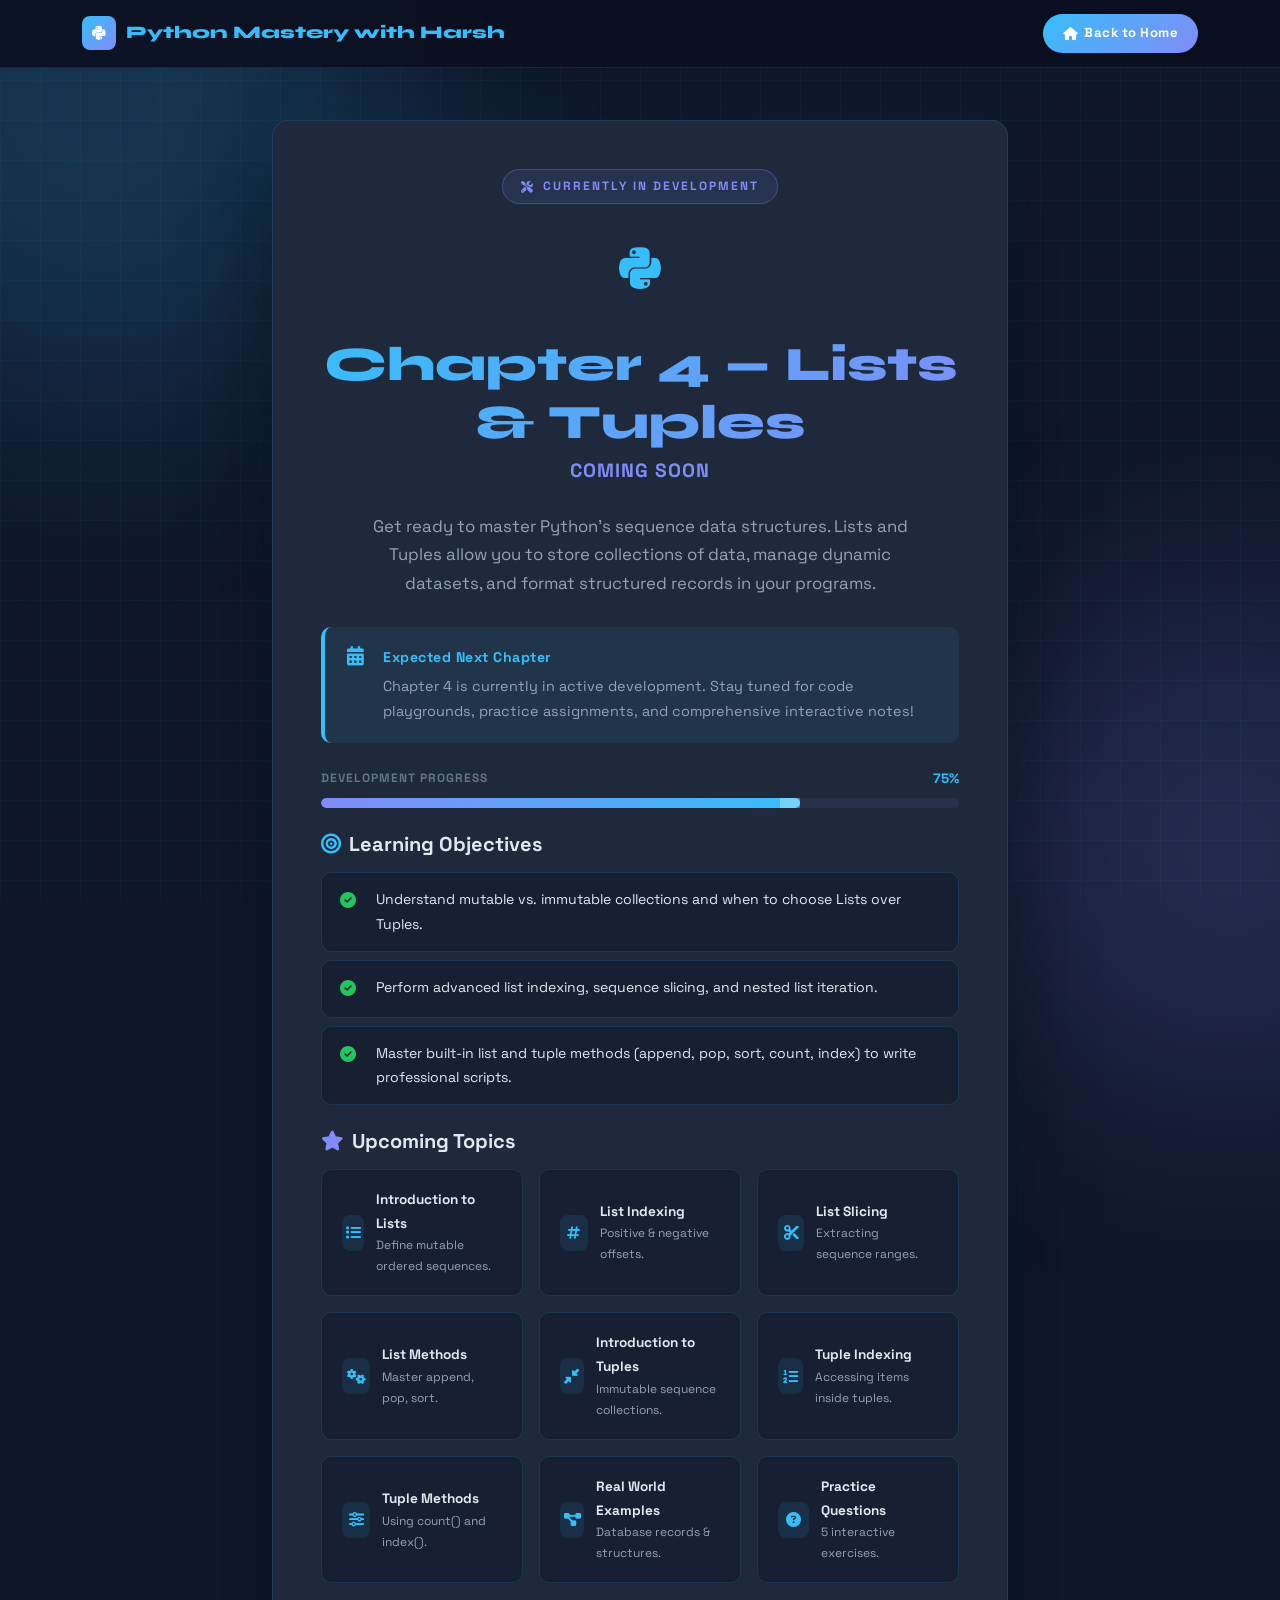
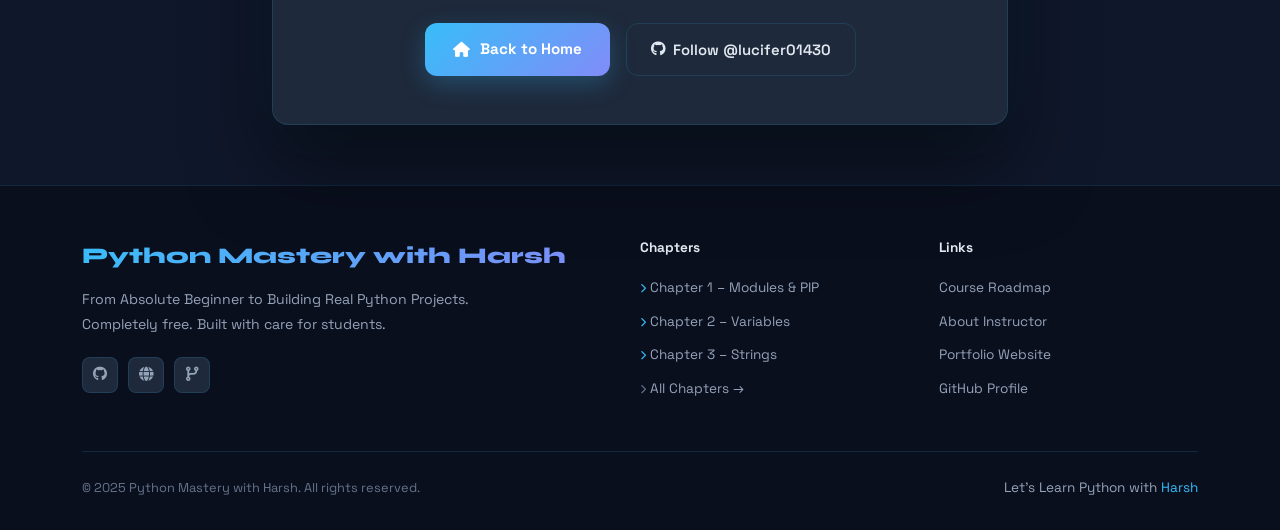
<file: coming-soon.html>
<!DOCTYPE html>
<html lang="en">
<head>
<meta charset="UTF-8" />
<meta name="viewport" content="width=device-width, initial-scale=1.0" />
<title>Chapter 4 – Lists &amp; Tuples | Python Mastery with Harsh</title>
<meta name="description" content="Chapter 4: Lists &amp; Tuples is currently under development. Get a preview of upcoming topics, learning objectives, and progress on Python Mastery with Harsh Pandey." />

<!-- Bootstrap 5 -->
<link href="https://cdn.jsdelivr.net/npm/bootstrap@5.3.2/dist/css/bootstrap.min.css" rel="stylesheet"/>
<!-- AOS -->
<link href="https://unpkg.com/aos@2.3.4/dist/aos.css" rel="stylesheet"/>
<!-- Font Awesome -->
<link href="https://cdnjs.cloudflare.com/ajax/libs/font-awesome/6.5.0/css/all.min.css" rel="stylesheet"/>
<!-- Google Fonts -->
<link href="https://fonts.googleapis.com/css2?family=Fira+Code:wght@400;500;600&family=Space+Grotesk:wght@300;400;500;600;700&family=Syne:wght@400;600;700;800&display=swap" rel="stylesheet"/>
<link rel="stylesheet" href="assets/css/style.css">

<style>
  .coming-soon-wrapper {
    min-height: 100vh;
    display: flex;
    align-items: center;
    justify-content: center;
    padding: 120px 0 60px;
    position: relative;
    z-index: 1;
  }
  .status-badge {
    display: inline-flex;
    align-items: center;
    gap: 8px;
    background: rgba(129, 140, 248, 0.1);
    border: 1px solid rgba(129, 140, 248, 0.3);
    color: var(--accent2);
    font-weight: 700;
    font-size: 0.75rem;
    letter-spacing: 2px;
    text-transform: uppercase;
    padding: 6px 18px;
    border-radius: 30px;
    margin-bottom: 24px;
  }
  .soon-card {
    background: var(--bg-card);
    border: 1px solid var(--border);
    border-radius: var(--radius);
    padding: 48px;
    box-shadow: 0 40px 80px rgba(0,0,0,0.5), 0 0 60px rgba(56,189,248,0.08);
    position: relative;
    overflow: hidden;
  }
  .soon-card::before {
    content: '';
    position: absolute;
    top: -50%;
    right: -100px;
    width: 300px;
    height: 300px;
    background: radial-gradient(circle, rgba(129,140,248,0.12), transparent 70%);
    pointer-events: none;
  }
  .pulse-icon {
    font-size: 3rem;
    color: var(--accent);
    margin-bottom: 24px;
    animation: iconPulse 2s infinite ease-in-out;
  }
  @keyframes iconPulse {
    0%, 100% { transform: scale(1); opacity: 1; filter: drop-shadow(0 0 10px rgba(56,189,248,0.3)); }
    50% { transform: scale(1.08); opacity: 0.8; filter: drop-shadow(0 0 25px rgba(56,189,248,0.6)); }
  }
  .soon-title {
    font-family: 'Syne', sans-serif;
    font-size: clamp(2rem, 5vw, 3rem);
    font-weight: 800;
    line-height: 1.2;
    margin-bottom: 16px;
    background: linear-gradient(135deg, #38bdf8 0%, #818cf8 100%);
    -webkit-background-clip: text;
    -webkit-text-fill-color: transparent;
    background-clip: text;
  }
  .soon-desc {
    color: var(--text-muted);
    font-size: 1.05rem;
    max-width: 580px;
    margin: 0 auto 36px;
    line-height: 1.7;
  }
  .upcoming-grid {
    display: grid;
    grid-template-columns: repeat(auto-fit, minmax(200px, 1fr));
    gap: 16px;
    margin-bottom: 40px;
    text-align: left;
  }
  .upcoming-item {
    background: var(--bg-card2);
    border: 1px solid var(--border);
    border-radius: var(--radius-sm);
    padding: 18px 20px;
    transition: all 0.3s;
    display: flex;
    align-items: center;
    gap: 12px;
  }
  .upcoming-item:hover {
    border-color: rgba(56, 189, 248, 0.3);
    transform: translateY(-3px);
  }
  .upcoming-icon {
    width: 36px;
    height: 36px;
    border-radius: 8px;
    background: rgba(56, 189, 248, 0.1);
    color: var(--accent);
    display: flex;
    align-items: center;
    justify-content: center;
    font-size: 0.95rem;
  }
  .soon-actions {
    display: flex;
    justify-content: center;
    gap: 16px;
    flex-wrap: wrap;
  }
  .btn-soon-primary {
    background: linear-gradient(135deg, #38bdf8, #818cf8);
    color: #fff;
    font-weight: 700;
    padding: 13px 28px;
    border-radius: 12px;
    text-decoration: none;
    display: inline-flex;
    align-items: center;
    gap: 10px;
    font-size: 0.95rem;
    transition: all 0.3s;
    border: none;
    box-shadow: 0 8px 24px rgba(56,189,248,0.25);
  }
  .btn-soon-primary:hover {
    transform: translateY(-3px);
    box-shadow: 0 12px 32px rgba(56,189,248,0.4);
    color: #fff;
  }
  .btn-soon-outline {
    background: transparent;
    border: 1px solid var(--border);
    color: var(--text-main);
    font-weight: 600;
    padding: 12px 24px;
    border-radius: 12px;
    text-decoration: none;
    display: inline-flex;
    align-items: center;
    gap: 8px;
    font-size: 0.93rem;
    transition: all 0.3s;
  }
  .btn-soon-outline:hover {
    border-color: var(--accent);
    color: var(--accent);
    background: rgba(56,189,248,0.06);
    transform: translateY(-3px);
  }
</style>
</head>
<body>

<!-- Background Orbs -->
<div class="bg-orb bg-orb-1"></div>
<div class="bg-orb bg-orb-2"></div>
<div class="bg-orb bg-orb-3"></div>

<!-- ========================
     NAVBAR
======================== -->
<nav class="course-nav" id="mainNav">
  <div class="container">
    <div class="d-flex align-items-center justify-content-between">
      <a href="index.html" class="brand">
        <div class="brand-icon"><i class="fab fa-python"></i></div>
        Python Mastery with Harsh
      </a>
      <a href="index.html" class="nav-start-btn">
        <i class="fas fa-home"></i> Back to Home
      </a>
    </div>
  </div>
</nav>

<!-- ========================
     COMING SOON CARD
======================== -->
<div class="coming-soon-wrapper">
  <div class="container">
    <div class="row justify-content-center">
      <div class="col-lg-8 text-center" data-aos="zoom-in">
        <div class="soon-card">
          <div class="status-badge"><i class="fas fa-tools"></i> Currently In Development</div>
          <div class="pulse-icon"><i class="fab fa-python"></i></div>
          <h1 class="soon-title">Chapter 4 — Lists &amp; Tuples</h1>
          <p class="soon-desc" style="color:var(--accent2); font-weight: 700; font-size: 1.2rem; margin-top: -12px; margin-bottom: 24px; text-transform: uppercase; letter-spacing: 1px;">Coming Soon</p>
          <p class="soon-desc" style="margin-bottom: 30px;">
            Get ready to master Python's sequence data structures. Lists and Tuples allow you to store collections of data, manage dynamic datasets, and format structured records in your programs.
          </p>

          <!-- Expected Next Chapter Banner -->
          <div class="callout callout-blue mb-4 text-start">
            <i class="fas fa-calendar-alt callout-icon" style="color:#38bdf8"></i>
            <div>
              <div class="callout-title" style="color:#38bdf8">Expected Next Chapter</div>
              <div class="callout-body">
                Chapter 4 is currently in active development. Stay tuned for code playgrounds, practice assignments, and comprehensive interactive notes!
              </div>
            </div>
          </div>

          <!-- Development Progress Tracker -->
          <div class="mb-4 text-start">
            <div class="d-flex justify-content-between align-items-center mb-2">
              <span style="font-size:0.75rem;font-weight:700;color:var(--text-dim);letter-spacing:1px">DEVELOPMENT PROGRESS</span>
              <span style="font-size:0.85rem;font-weight:800;color:var(--accent)">75%</span>
            </div>
            <div class="big-progress" style="height: 10px; background: rgba(129, 140, 248, 0.08); border-radius: 6px; overflow: hidden;">
              <div class="big-progress-bar" style="width: 75%; height: 100%; background: linear-gradient(90deg, #818cf8, #38bdf8); border-radius: 6px;"></div>
            </div>
          </div>

          <!-- Learning Objectives Section -->
          <h5 class="fw-bold mb-3 text-start" style="font-family:'Space Grotesk',sans-serif"><i class="fas fa-bullseye me-2" style="color:var(--accent)"></i>Learning Objectives</h5>
          <div class="d-flex flex-column gap-2 text-start mb-4">
            <div class="d-flex align-items-start gap-3" style="background:var(--bg-card2);border:1px solid var(--border);padding:14px 18px;border-radius:var(--radius-sm)">
              <div style="color:#22c55e;font-size:1rem;min-width:20px"><i class="fas fa-check-circle"></i></div>
              <div style="font-size:0.88rem">Understand mutable vs. immutable collections and when to choose Lists over Tuples.</div>
            </div>
            <div class="d-flex align-items-start gap-3" style="background:var(--bg-card2);border:1px solid var(--border);padding:14px 18px;border-radius:var(--radius-sm)">
              <div style="color:#22c55e;font-size:1rem;min-width:20px"><i class="fas fa-check-circle"></i></div>
              <div style="font-size:0.88rem">Perform advanced list indexing, sequence slicing, and nested list iteration.</div>
            </div>
            <div class="d-flex align-items-start gap-3" style="background:var(--bg-card2);border:1px solid var(--border);padding:14px 18px;border-radius:var(--radius-sm)">
              <div style="color:#22c55e;font-size:1rem;min-width:20px"><i class="fas fa-check-circle"></i></div>
              <div style="font-size:0.88rem">Master built-in list and tuple methods (append, pop, sort, count, index) to write professional scripts.</div>
            </div>
          </div>

          <!-- Upcoming Topics Preview Section -->
          <h5 class="fw-bold mb-3 text-start" style="font-family:'Space Grotesk',sans-serif"><i class="fas fa-star me-2" style="color:var(--accent2)"></i>Upcoming Topics</h5>
          <div class="upcoming-grid">
            <div class="upcoming-item">
              <div class="upcoming-icon"><i class="fas fa-list"></i></div>
              <div>
                <div style="font-weight:700;font-size:0.85rem">Introduction to Lists</div>
                <div style="font-size:0.75rem;color:var(--text-muted)">Define mutable ordered sequences.</div>
              </div>
            </div>
            <div class="upcoming-item">
              <div class="upcoming-icon"><i class="fas fa-hashtag"></i></div>
              <div>
                <div style="font-weight:700;font-size:0.85rem">List Indexing</div>
                <div style="font-size:0.75rem;color:var(--text-muted)">Positive &amp; negative offsets.</div>
              </div>
            </div>
            <div class="upcoming-item">
              <div class="upcoming-icon"><i class="fas fa-cut"></i></div>
              <div>
                <div style="font-weight:700;font-size:0.85rem">List Slicing</div>
                <div style="font-size:0.75rem;color:var(--text-muted)">Extracting sequence ranges.</div>
              </div>
            </div>
            <div class="upcoming-item">
              <div class="upcoming-icon"><i class="fas fa-cogs"></i></div>
              <div>
                <div style="font-weight:700;font-size:0.85rem">List Methods</div>
                <div style="font-size:0.75rem;color:var(--text-muted)">Master append, pop, sort.</div>
              </div>
            </div>
            <div class="upcoming-item">
              <div class="upcoming-icon"><i class="fas fa-compress-alt"></i></div>
              <div>
                <div style="font-weight:700;font-size:0.85rem">Introduction to Tuples</div>
                <div style="font-size:0.75rem;color:var(--text-muted)">Immutable sequence collections.</div>
              </div>
            </div>
            <div class="upcoming-item">
              <div class="upcoming-icon"><i class="fas fa-list-ol"></i></div>
              <div>
                <div style="font-weight:700;font-size:0.85rem">Tuple Indexing</div>
                <div style="font-size:0.75rem;color:var(--text-muted)">Accessing items inside tuples.</div>
              </div>
            </div>
            <div class="upcoming-item">
              <div class="upcoming-icon"><i class="fas fa-sliders-h"></i></div>
              <div>
                <div style="font-weight:700;font-size:0.85rem">Tuple Methods</div>
                <div style="font-size:0.75rem;color:var(--text-muted)">Using count() and index().</div>
              </div>
            </div>
            <div class="upcoming-item">
              <div class="upcoming-icon"><i class="fas fa-project-diagram"></i></div>
              <div>
                <div style="font-weight:700;font-size:0.85rem">Real World Examples</div>
                <div style="font-size:0.75rem;color:var(--text-muted)">Database records &amp; structures.</div>
              </div>
            </div>
            <div class="upcoming-item">
              <div class="upcoming-icon"><i class="fas fa-question-circle"></i></div>
              <div>
                <div style="font-weight:700;font-size:0.85rem">Practice Questions</div>
                <div style="font-size:0.75rem;color:var(--text-muted)">5 interactive exercises.</div>
              </div>
            </div>
          </div>

          <div class="soon-actions">
            <a href="index.html" class="btn-soon-primary">
              <i class="fas fa-home"></i> Back to Home
            </a>
            <a href="https://github.com/lucifer01430" target="_blank" rel="noopener" class="btn-soon-outline">
              <i class="fab fa-github"></i> Follow @lucifer01430
            </a>
          </div>
        </div>
      </div>
    </div>
  </div>
</div>

<!-- ========================
     FOOTER
======================== -->
<footer class="site-footer">
  <div class="container">
    <div class="footer-grid">
      <!-- Brand column -->
      <div>
        <div class="footer-brand-name">Python Mastery with Harsh</div>
        <p class="footer-tagline">From Absolute Beginner to Building Real Python Projects.<br>Completely free. Built with care for students.</p>
        <div class="footer-social">
          <a href="https://github.com/lucifer01430" target="_blank" rel="noopener" class="footer-social-link" title="GitHub">
            <i class="fab fa-github"></i>
          </a>
          <a href="https://lucifer01430.github.io/Portfolio" target="_blank" rel="noopener" class="footer-social-link" title="Portfolio">
            <i class="fas fa-globe"></i>
          </a>
          <a href="#" class="footer-social-link" title="Course Repo">
            <i class="fas fa-code-branch"></i>
          </a>
        </div>
      </div>

      <!-- Chapters column -->
      <div>
        <div class="footer-col-title">Chapters</div>
        <a href="./Chapter-1/index.html" class="footer-link"><i class="fas fa-chevron-right me-1" style="font-size:0.6rem;color:var(--accent)"></i>Chapter 1 – Modules &amp; PIP</a>
        <a href="./Chapter-2/index.html" class="footer-link"><i class="fas fa-chevron-right me-1" style="font-size:0.6rem;color:var(--accent)"></i>Chapter 2 – Variables</a>
        <a href="./Chapter-3/index.html" class="footer-link"><i class="fas fa-chevron-right me-1" style="font-size:0.6rem;color:var(--accent)"></i>Chapter 3 – Strings</a>
        <a href="index.html#chapters" class="footer-link"><i class="fas fa-chevron-right me-1" style="font-size:0.6rem;color:var(--text-dim)"></i>All Chapters →</a>
      </div>

      <!-- Links column -->
      <div>
        <div class="footer-col-title">Links</div>
        <a href="index.html#roadmap" class="footer-link">Course Roadmap</a>
        <a href="index.html#instructor" class="footer-link">About Instructor</a>
        <a href="https://lucifer01430.github.io/Portfolio" target="_blank" rel="noopener" class="footer-link">Portfolio Website</a>
        <a href="https://github.com/lucifer01430" target="_blank" rel="noopener" class="footer-link">GitHub Profile</a>
      </div>
    </div>

    <div class="footer-bottom">
      <div class="footer-copy">&copy; 2025 Python Mastery with Harsh. All rights reserved.</div>
      <div class="footer-love">
        Let's Learn Python with <a href="https://github.com/lucifer01430" target="_blank" rel="noopener">Harsh</a>
      </div>
    </div>
  </div>
</footer>

<!-- Scripts -->
<script src="https://cdn.jsdelivr.net/npm/bootstrap@5.3.2/dist/js/bootstrap.bundle.min.js"></script>
<script src="https://unpkg.com/aos@2.3.4/dist/aos.js"></script>
<script>
  AOS.init({ duration: 700, once: true, easing: 'ease-out-cubic' });
</script>
</body>
</html>
</file>
<file: assets/css/style.css>
/* ===========================
   ROOT VARIABLES  (identical to chapter CSS)
=========================== */
:root {
  --bg-deep:    #0a0f1e;
  --bg-main:    #0f172a;
  --bg-card:    #1e293b;
  --bg-card2:   #162032;
  --bg-hover:   #243447;
  --accent:     #38bdf8;
  --accent2:    #818cf8;
  --success:    #22c55e;
  --warning:    #f59e0b;
  --danger:     #f43f5e;
  --text-main:  #e2e8f0;
  --text-muted: #94a3b8;
  --text-dim:   #64748b;
  --border:     rgba(56,189,248,0.15);
  --glow:       rgba(56,189,248,0.25);
  --radius:     16px;
  --radius-sm:  10px;
}

/* ===========================
   BASE
=========================== */
*, *::before, *::after { box-sizing: border-box; margin: 0; padding: 0; }
html { scroll-behavior: smooth; }
body {
  font-family: 'Space Grotesk', sans-serif;
  background: var(--bg-main);
  color: var(--text-main);
  line-height: 1.75;
  overflow-x: hidden;
}

/* Scrollbar */
::-webkit-scrollbar { width: 6px; }
::-webkit-scrollbar-track { background: var(--bg-deep); }
::-webkit-scrollbar-thumb { background: var(--accent); border-radius: 3px; }

/* ===========================
   BACKGROUND GRID + GLOW
=========================== */
body::before {
  content: '';
  position: fixed; inset: 0; z-index: 0;
  background-image:
    linear-gradient(rgba(56,189,248,0.04) 1px, transparent 1px),
    linear-gradient(90deg, rgba(56,189,248,0.04) 1px, transparent 1px);
  background-size: 40px 40px;
  pointer-events: none;
}
.bg-orb {
  position: fixed; border-radius: 50%;
  filter: blur(120px); opacity: 0.18; pointer-events: none; z-index: 0;
}
.bg-orb-1 { width: 600px; height: 600px; background: #38bdf8; top: -200px; left: -200px; }
.bg-orb-2 { width: 500px; height: 500px; background: #818cf8; bottom: -200px; right: -200px; }
.bg-orb-3 { width: 300px; height: 300px; background: #22c55e; top: 50%; left: 50%; transform: translate(-50%,-50%); }

/* ===========================
   NAVBAR
=========================== */
.course-nav {
  position: fixed; top: 0; left: 0; right: 0; z-index: 1000;
  background: rgba(10,15,30,0.85);
  backdrop-filter: blur(20px);
  border-bottom: 1px solid var(--border);
  padding: 14px 0;
}
.course-nav .brand {
  font-family: 'Syne', sans-serif;
  font-weight: 800; font-size: 1.1rem;
  color: var(--accent);
  text-decoration: none;
  display: flex; align-items: center; gap: 10px;
}
.course-nav .brand .brand-icon {
  width: 34px; height: 34px; background: linear-gradient(135deg,#38bdf8,#818cf8);
  border-radius: 8px; display: flex; align-items: center; justify-content: center;
  font-size: 1rem; color: #fff;
}
.nav-link-item {
  color: var(--text-muted); font-size: 0.88rem; font-weight: 500;
  text-decoration: none; padding: 6px 10px; border-radius: 8px;
  transition: all 0.2s;
}
.nav-link-item:hover { color: var(--accent); background: rgba(56,189,248,0.08); }
.nav-start-btn {
  background: linear-gradient(135deg,#38bdf8,#818cf8);
  color: #fff; font-size: 0.82rem; font-weight: 700;
  padding: 8px 20px; border-radius: 30px; text-decoration: none;
  transition: all 0.25s; letter-spacing: 0.5px; border: none;
  display: inline-flex; align-items: center; gap: 6px;
}
.nav-start-btn:hover { transform: translateY(-2px); box-shadow: 0 8px 24px rgba(56,189,248,0.35); color: #fff; }
.nav-hamburger {
  background: none; border: 1px solid var(--border);
  color: var(--text-muted); width: 36px; height: 36px;
  border-radius: 8px; display: none; align-items: center; justify-content: center;
  cursor: pointer; font-size: 1rem;
}

/* ===========================
   HERO
=========================== */
.hero-section {
  min-height: 100vh;
  display: flex; align-items: center;
  padding: 130px 0 80px;
  position: relative; overflow: hidden;
}
.chapter-number-pill {
  display: inline-flex; align-items: center; gap: 8px;
  background: rgba(56,189,248,0.1); border: 1px solid rgba(56,189,248,0.3);
  color: var(--accent); font-weight: 700; letter-spacing: 2px;
  font-size: 0.75rem; text-transform: uppercase;
  padding: 6px 18px; border-radius: 30px; margin-bottom: 24px;
}
.hero-title {
  font-family: 'Syne', sans-serif;
  font-size: clamp(2.6rem, 6vw, 5rem);
  font-weight: 800; line-height: 1.1;
  margin-bottom: 24px;
}
.hero-title .gradient-text {
  background: linear-gradient(135deg, #38bdf8 0%, #818cf8 50%, #22c55e 100%);
  -webkit-background-clip: text; -webkit-text-fill-color: transparent;
  background-clip: text;
}
.hero-desc {
  font-size: 1.1rem; color: var(--text-muted);
  max-width: 560px; margin-bottom: 36px;
}
.hero-stats {
  display: flex; flex-wrap: wrap; gap: 14px; margin-bottom: 36px;
}
.hero-stat-pill {
  display: flex; align-items: center; gap: 8px;
  background: var(--bg-card); border: 1px solid var(--border);
  padding: 10px 18px; border-radius: 30px; font-size: 0.83rem; font-weight: 600;
  transition: all 0.3s;
}
.hero-stat-pill:hover { border-color: var(--accent); transform: translateY(-3px); }
.hero-stat-pill .stat-icon { font-size: 1rem; }
.hero-stat-val { font-weight: 800; color: var(--text-main); }
.hero-stat-lbl { color: var(--text-muted); font-size: 0.78rem; }

.hero-cta-group { display: flex; flex-wrap: wrap; gap: 14px; }
.btn-primary-hero {
  background: linear-gradient(135deg, #38bdf8, #818cf8);
  color: #fff; font-weight: 700; padding: 14px 28px;
  border-radius: 12px; text-decoration: none;
  display: inline-flex; align-items: center; gap: 10px;
  font-size: 0.95rem; transition: all 0.3s; border: none;
  box-shadow: 0 8px 24px rgba(56,189,248,0.3);
}
.btn-primary-hero:hover { transform: translateY(-4px); box-shadow: 0 14px 36px rgba(56,189,248,0.45); color: #fff; }
.btn-outline-hero {
  background: transparent; border: 1px solid var(--border);
  color: var(--text-main); font-weight: 600; padding: 13px 24px;
  border-radius: 12px; text-decoration: none;
  display: inline-flex; align-items: center; gap: 8px;
  font-size: 0.93rem; transition: all 0.3s;
}
.btn-outline-hero:hover { border-color: var(--accent); color: var(--accent); transform: translateY(-3px); background: rgba(56,189,248,0.06); }

/* Hero code window */
.hero-visual { position: relative; }
.hero-code-window {
  background: #0d1b2a;
  border: 1px solid var(--border);
  border-radius: var(--radius);
  overflow: hidden;
  box-shadow: 0 40px 80px rgba(0,0,0,0.5), 0 0 60px rgba(56,189,248,0.1);
}
.window-bar {
  background: #1a2535; padding: 12px 16px;
  display: flex; align-items: center; gap: 8px;
  border-bottom: 1px solid var(--border);
}
.dot { width: 12px; height: 12px; border-radius: 50%; }
.dot-r { background: #f43f5e; }
.dot-y { background: #f59e0b; }
.dot-g { background: #22c55e; }
.window-title { margin-left: 8px; font-size: 0.75rem; color: var(--text-dim); font-family: 'Fira Code', monospace; }
.window-body { padding: 24px; font-family: 'Fira Code', monospace; font-size: 0.85rem; }
.code-line { display: flex; margin-bottom: 8px; }
.ln { color: #2d4a6b; margin-right: 20px; user-select: none; min-width: 20px; text-align: right; }
.kw  { color: #c792ea; }
.fn  { color: #82aaff; }
.str { color: #c3e88d; }
.cm  { color: #546e7a; font-style: italic; }
.op  { color: #89ddff; }
.num { color: #f78c6c; }
.ot  { color: #e2e8f0; }

.floating-badge {
  position: absolute;
  background: var(--bg-card); border: 1px solid var(--border);
  border-radius: 12px; padding: 12px 18px;
  display: flex; align-items: center; gap: 10px;
  font-size: 0.82rem; font-weight: 600;
  box-shadow: 0 8px 32px rgba(0,0,0,0.3);
  animation: floatBadge 3s ease-in-out infinite;
}
.floating-badge-1 { top: -20px; right: -20px; animation-delay: 0s; }
.floating-badge-2 { bottom: -20px; left: -20px; animation-delay: 1.5s; }
@keyframes floatBadge {
  0%,100% { transform: translateY(0); }
  50%      { transform: translateY(-8px); }
}

/* ===========================
   SECTION HEADERS
=========================== */
.section-label {
  display: inline-flex; align-items: center; gap: 8px;
  font-size: 0.72rem; font-weight: 700; letter-spacing: 2px;
  text-transform: uppercase; color: var(--accent);
  background: rgba(56,189,248,0.1); border: 1px solid rgba(56,189,248,0.2);
  padding: 5px 14px; border-radius: 20px; margin-bottom: 14px;
}
.section-title {
  font-family: 'Syne', sans-serif;
  font-size: clamp(1.8rem, 4vw, 2.8rem);
  font-weight: 800; line-height: 1.2;
  margin-bottom: 16px;
}
.section-sub { color: var(--text-muted); font-size: 1rem; max-width: 600px; }
.section-divider {
  width: 60px; height: 4px;
  background: linear-gradient(90deg, #38bdf8, #818cf8);
  border-radius: 2px; margin: 20px 0;
}

/* ===========================
   CARDS – general
=========================== */
.glass-card {
  background: var(--bg-card);
  border: 1px solid var(--border);
  border-radius: var(--radius);
  padding: 28px; transition: all 0.35s;
}
.glass-card:hover {
  border-color: rgba(56,189,248,0.4);
  box-shadow: 0 20px 50px rgba(0,0,0,0.3), 0 0 30px rgba(56,189,248,0.07);
  transform: translateY(-5px);
}

/* ===========================
   CALLOUT BOXES
=========================== */
.callout {
  border-radius: var(--radius-sm); padding: 18px 22px;
  display: flex; gap: 14px; align-items: flex-start; margin: 20px 0;
}
.callout-icon { font-size: 1.2rem; margin-top: 2px; min-width: 22px; }
.callout-blue   { background: rgba(56,189,248,0.08); border-left: 4px solid #38bdf8; }
.callout-green  { background: rgba(34,197,94,0.08);  border-left: 4px solid #22c55e; }
.callout-warn   { background: rgba(245,158,11,0.08); border-left: 4px solid #f59e0b; }
.callout-purple { background: rgba(129,140,248,0.08);border-left: 4px solid #818cf8; }
.callout .callout-title { font-weight: 700; font-size: 0.88rem; letter-spacing: 0.5px; }
.callout .callout-body  { font-size: 0.9rem; color: var(--text-muted); margin-top: 4px; }

/* ===========================
   KEYWORD HIGHLIGHT
=========================== */
.kw-highlight {
  background: rgba(56,189,248,0.12); color: var(--accent);
  padding: 1px 8px; border-radius: 5px;
  font-family: 'Fira Code', monospace; font-size: 0.88em; font-weight: 500;
}
.kw-green   { background: rgba(34,197,94,0.12);   color: #22c55e; }
.kw-warn    { background: rgba(245,158,11,0.12);  color: #f59e0b; }
.kw-purple  { background: rgba(129,140,248,0.12); color: #818cf8; }

/* ===========================
   STATISTICS COUNTER CARDS
=========================== */
.stats-grid {
  display: grid;
  grid-template-columns: repeat(auto-fill, minmax(220px, 1fr));
  gap: 20px;
}
.stat-card {
  background: var(--bg-card); border: 1px solid var(--border);
  border-radius: var(--radius); padding: 28px 24px;
  text-align: center; transition: all 0.35s;
  position: relative; overflow: hidden;
}
.stat-card::before {
  content: ''; position: absolute; inset: 0;
  background: linear-gradient(135deg, transparent 60%, rgba(56,189,248,0.04));
  pointer-events: none;
}
.stat-card:hover { border-color: rgba(56,189,248,0.4); transform: translateY(-6px); box-shadow: 0 20px 50px rgba(0,0,0,0.3); }
.stat-card .stat-icon-wrap {
  width: 60px; height: 60px; border-radius: 16px;
  display: flex; align-items: center; justify-content: center;
  font-size: 1.5rem; margin: 0 auto 16px;
}
.stat-card .stat-number {
  font-family: 'Syne', sans-serif; font-size: 2.4rem; font-weight: 800;
  line-height: 1; margin-bottom: 6px;
}
.stat-card .stat-label {
  font-size: 0.85rem; color: var(--text-muted); font-weight: 500;
}

/* ===========================
   CONTINUE LEARNING BANNER
=========================== */
.continue-banner {
  background: linear-gradient(135deg, rgba(56,189,248,0.1), rgba(129,140,248,0.1));
  border: 1px solid var(--border); border-radius: var(--radius);
  padding: 32px 36px; position: relative; overflow: hidden;
}
.continue-banner::before {
  content: '';
  position: absolute; top: -50%; right: -100px;
  width: 400px; height: 400px;
  background: radial-gradient(circle, rgba(56,189,248,0.12), transparent 70%);
  pointer-events: none;
}
.continue-banner::after {
  content: '';
  position: absolute; left: 0; top: 0; bottom: 0;
  width: 5px; background: linear-gradient(180deg, #38bdf8, #818cf8);
  border-radius: 12px 0 0 12px;
}
.continue-badge {
  display: inline-flex; align-items: center; gap: 8px;
  background: rgba(56,189,248,0.1); border: 1px solid var(--border);
  padding: 5px 14px; border-radius: 20px;
  font-size: 0.72rem; font-weight: 700; letter-spacing: 2px; text-transform: uppercase;
  color: var(--accent); margin-bottom: 14px;
}
.btn-continue {
  background: linear-gradient(135deg, #38bdf8, #818cf8);
  color: #fff; font-weight: 700; padding: 12px 26px;
  border-radius: 10px; text-decoration: none;
  display: inline-flex; align-items: center; gap: 8px;
  font-size: 0.9rem; transition: all 0.3s; border: none;
}
.btn-continue:hover { transform: translateY(-3px); box-shadow: 0 10px 28px rgba(56,189,248,0.35); color: #fff; }

/* ===========================
   INSTRUCTOR SECTION
=========================== */
.instructor-profile-card {
  background: var(--bg-card); border: 1px solid var(--border);
  border-radius: var(--radius); padding: 32px;
  text-align: center; transition: all 0.35s;
}
.instructor-profile-card:hover {
  border-color: rgba(56,189,248,0.4);
  box-shadow: 0 20px 50px rgba(0,0,0,0.3);
}
.instructor-avatar {
  width: 120px; height: 120px; border-radius: 50%;
  background: linear-gradient(135deg, rgba(56,189,248,0.15), rgba(129,140,248,0.15));
  border: 3px solid var(--border);
  display: flex; align-items: center; justify-content: center;
  margin: 0 auto 20px; overflow: hidden;
  box-shadow: 0 0 40px rgba(56,189,248,0.2);
}
.instructor-name {
  font-family: 'Syne', sans-serif; font-size: 1.5rem; font-weight: 800;
  margin-bottom: 6px;
}
.instructor-role {
  font-size: 0.82rem; color: var(--text-muted); margin-bottom: 20px;
  display: flex; flex-wrap: wrap; justify-content: center; gap: 8px;
}
.role-pill {
  background: rgba(56,189,248,0.1); border: 1px solid rgba(56,189,248,0.2);
  color: var(--accent); padding: 3px 12px; border-radius: 20px;
  font-size: 0.75rem; font-weight: 600;
}
.social-links {
  display: flex; justify-content: center; gap: 12px; margin: 20px 0;
}
.social-link {
  width: 40px; height: 40px; border-radius: 10px;
  background: var(--bg-card2); border: 1px solid var(--border);
  display: flex; align-items: center; justify-content: center;
  color: var(--text-muted); font-size: 1rem; text-decoration: none;
  transition: all 0.3s;
}
.social-link:hover { border-color: var(--accent); color: var(--accent); transform: translateY(-3px); }

/* Philosophy quote */
.philosophy-card {
  background: linear-gradient(135deg, rgba(56,189,248,0.06), rgba(129,140,248,0.06));
  border: 1px solid var(--border); border-radius: var(--radius);
  padding: 24px 28px; position: relative; margin-top: 20px;
}
.philosophy-card::before {
  content: '"'; font-size: 5rem; font-family: 'Syne', sans-serif;
  color: rgba(56,189,248,0.15); position: absolute;
  top: -10px; left: 16px; line-height: 1;
}
.philosophy-text {
  font-family: 'Syne', sans-serif; font-size: 0.95rem;
  font-weight: 600; color: var(--text-main); line-height: 1.7;
  font-style: italic; padding-top: 12px;
}

/* Tech badges */
.tech-badges-wrap { display: flex; flex-wrap: wrap; gap: 10px; }
.tech-badge {
  display: inline-flex; align-items: center; gap: 7px;
  background: var(--bg-card); border: 1px solid var(--border);
  padding: 7px 14px; border-radius: 8px; font-size: 0.8rem; font-weight: 600;
  transition: all 0.25s;
}
.tech-badge:hover { border-color: var(--accent); background: rgba(56,189,248,0.06); transform: translateY(-2px); }
.tech-badge i { font-size: 0.9rem; }

/* Journey timeline */
.journey-list { display: flex; flex-direction: column; gap: 0; position: relative; padding-left: 28px; }
.journey-list::before {
  content: ''; position: absolute; left: 8px; top: 8px; bottom: 8px;
  width: 2px; background: linear-gradient(180deg, #38bdf8, #818cf8, #22c55e);
  border-radius: 2px;
}
.journey-item { position: relative; padding-bottom: 24px; }
.journey-item:last-child { padding-bottom: 0; }
.journey-dot {
  position: absolute; left: -24px; top: 6px;
  width: 14px; height: 14px; border-radius: 50%;
  background: linear-gradient(135deg, #38bdf8, #818cf8);
  box-shadow: 0 0 10px rgba(56,189,248,0.4);
}
.journey-content {
  background: var(--bg-card); border: 1px solid var(--border);
  border-radius: var(--radius-sm); padding: 16px 20px;
  transition: all 0.3s;
}
.journey-content:hover { border-color: rgba(56,189,248,0.35); transform: translateX(6px); }
.journey-title { font-weight: 700; font-size: 0.9rem; margin-bottom: 4px; }
.journey-desc { font-size: 0.82rem; color: var(--text-muted); }

/* Instructor stats mini */
.inst-stats-grid {
  display: grid; grid-template-columns: 1fr 1fr; gap: 14px;
}
.inst-stat-card {
  background: var(--bg-card2); border: 1px solid var(--border);
  border-radius: var(--radius-sm); padding: 20px; text-align: center;
  transition: all 0.3s;
}
.inst-stat-card:hover { border-color: rgba(56,189,248,0.35); transform: translateY(-3px); }
.inst-stat-num {
  font-family: 'Syne', sans-serif; font-size: 1.8rem; font-weight: 800;
}
.inst-stat-lbl { font-size: 0.75rem; color: var(--text-muted); margin-top: 4px; }

/* ===========================
   ABOUT COURSE SECTION
=========================== */
.feature-grid {
  display: grid;
  grid-template-columns: repeat(auto-fill, minmax(220px, 1fr));
  gap: 16px;
}
.feature-card {
  background: var(--bg-card); border: 1px solid var(--border);
  border-radius: var(--radius-sm); padding: 22px;
  transition: all 0.3s; text-align: center;
}
.feature-card:hover {
  border-color: rgba(56,189,248,0.4);
  transform: translateY(-6px);
  box-shadow: 0 20px 40px rgba(0,0,0,0.25);
}
.feature-card .f-icon {
  width: 54px; height: 54px; border-radius: 14px;
  display: flex; align-items: center; justify-content: center;
  font-size: 1.4rem; margin: 0 auto 16px;
}
.feature-card h6 { font-weight: 700; margin-bottom: 8px; }
.feature-card p  { font-size: 0.83rem; color: var(--text-muted); margin: 0; }

/* Who is it for */
.audience-card {
  background: var(--bg-card); border: 1px solid var(--border);
  border-radius: var(--radius-sm); padding: 20px 22px;
  display: flex; align-items: flex-start; gap: 14px;
  transition: all 0.3s;
}
.audience-card:hover { border-color: rgba(56,189,248,0.35); transform: translateX(6px); }
.audience-icon {
  width: 42px; height: 42px; min-width: 42px;
  border-radius: 10px; display: flex; align-items: center;
  justify-content: center; font-size: 1rem;
}

/* ===========================
   COURSE ROADMAP
=========================== */
.roadmap-container { position: relative; }
.roadmap-spine {
  position: absolute; left: 50%; top: 0; bottom: 0;
  width: 3px; transform: translateX(-50%);
  background: linear-gradient(180deg, #38bdf8, #818cf8, #22c55e, #f59e0b, #f43f5e);
  border-radius: 2px;
}
.roadmap-phase-header {
  text-align: center; position: relative; margin: 40px 0 24px;
}
.phase-badge {
  display: inline-flex; align-items: center; gap: 8px;
  padding: 8px 20px; border-radius: 30px; font-weight: 700;
  font-size: 0.8rem; letter-spacing: 1px; text-transform: uppercase;
  position: relative; z-index: 1;
}
.phase-foundation { background: rgba(56,189,248,0.15); color: #38bdf8; border: 1px solid rgba(56,189,248,0.3); }
.phase-project     { background: rgba(34,197,94,0.15);  color: #22c55e;  border: 1px solid rgba(34,197,94,0.3);  }
.phase-intermediate{ background: rgba(129,140,248,0.15);color: #818cf8;  border: 1px solid rgba(129,140,248,0.3);}
.phase-advanced    { background: rgba(245,158,11,0.15); color: #f59e0b;  border: 1px solid rgba(245,158,11,0.3); }
.phase-mega        { background: rgba(244,63,94,0.15);  color: #f43f5e;  border: 1px solid rgba(244,63,94,0.3);  }

.roadmap-item {
  display: flex; gap: 20px; margin-bottom: 16px; align-items: flex-start;
  position: relative;
}
.roadmap-item.left-side  { flex-direction: row-reverse; }
.roadmap-node {
  width: 44px; height: 44px; min-width: 44px; border-radius: 50%;
  display: flex; align-items: center; justify-content: center;
  font-size: 0.78rem; font-weight: 800; z-index: 2; position: relative;
  border: 3px solid;
}
.node-done     { border-color: #22c55e; color: #22c55e; background: rgba(34,197,94,0.12); box-shadow: 0 0 18px rgba(34,197,94,0.3); }
.node-active   { border-color: #38bdf8; color: #38bdf8; background: rgba(56,189,248,0.12); box-shadow: 0 0 18px rgba(56,189,248,0.4); animation: nodePulse 2s infinite; }
.node-pending  { border-color: var(--text-dim); color: var(--text-dim); background: var(--bg-main); }
.node-project  { border-color: #22c55e; color: #22c55e; background: rgba(34,197,94,0.12); }
.node-mega     { border-color: #f43f5e; color: #f43f5e; background: rgba(244,63,94,0.12); }
@keyframes nodePulse { 0%,100%{ box-shadow: 0 0 15px rgba(56,189,248,0.3); } 50%{ box-shadow: 0 0 30px rgba(56,189,248,0.6); } }

.roadmap-card {
  flex: 1; background: var(--bg-card); border: 1px solid var(--border);
  border-radius: var(--radius-sm); padding: 16px 20px; transition: all 0.3s;
}
.roadmap-card:hover { border-color: rgba(56,189,248,0.35); transform: translateY(-3px); box-shadow: 0 10px 28px rgba(0,0,0,0.2); }
.roadmap-card.available-card { border-color: rgba(56,189,248,0.3); }
.roadmap-card.project-card { border-color: rgba(34,197,94,0.3); background: rgba(34,197,94,0.04); }
.roadmap-card.mega-card { border-color: rgba(244,63,94,0.3); background: rgba(244,63,94,0.04); }
.roadmap-ch-num { font-size: 0.7rem; font-weight: 700; letter-spacing: 1px; text-transform: uppercase; color: var(--text-dim); margin-bottom: 4px; font-family: 'Fira Code', monospace; }
.roadmap-ch-title { font-weight: 700; font-size: 0.92rem; margin-bottom: 6px; }
.roadmap-ch-topics { display: flex; flex-wrap: wrap; gap: 6px; margin-top: 8px; }
.topic-tag { font-size: 0.7rem; background: rgba(56,189,248,0.08); color: var(--text-muted); padding: 2px 10px; border-radius: 20px; border: 1px solid rgba(56,189,248,0.1); }
.ch-status-pill {
  display: inline-flex; align-items: center; gap: 5px;
  font-size: 0.68rem; font-weight: 700; padding: 3px 10px; border-radius: 20px;
  margin-left: 8px;
}
.status-available { background: rgba(34,197,94,0.15); color: #22c55e; border: 1px solid rgba(34,197,94,0.3); }
.status-coming    { background: rgba(100,116,139,0.15); color: var(--text-dim); border: 1px solid rgba(100,116,139,0.2); }
.status-done      { background: rgba(56,189,248,0.15); color: var(--accent); border: 1px solid rgba(56,189,248,0.3); }

/* Roadmap connector (simple vertical) */
.roadmap-flow { position: relative; padding-left: 0; }

/* ===========================
   CHAPTER CARDS SECTION
=========================== */
.chapters-grid {
  display: grid;
  grid-template-columns: repeat(auto-fill, minmax(280px, 1fr));
  gap: 20px;
}
.chapter-card {
  background: var(--bg-card); border: 1px solid var(--border);
  border-radius: var(--radius); overflow: hidden; transition: all 0.35s;
  position: relative;
}
.chapter-card.available:hover {
  border-color: rgba(56,189,248,0.45);
  transform: translateY(-8px);
  box-shadow: 0 24px 50px rgba(0,0,0,0.3), 0 0 30px rgba(56,189,248,0.08);
}
.chapter-card.locked { opacity: 0.65; }
.chapter-card-header {
  padding: 20px 22px; border-bottom: 1px solid var(--border);
  display: flex; align-items: center; justify-content: space-between;
  background: linear-gradient(135deg, rgba(56,189,248,0.06), rgba(129,140,248,0.06));
}
.ch-num-badge {
  font-family: 'Fira Code', monospace; font-size: 0.72rem; font-weight: 800;
  background: linear-gradient(135deg, #38bdf8, #818cf8);
  -webkit-background-clip: text; -webkit-text-fill-color: transparent;
  background-clip: text; letter-spacing: 2px;
}
.chapter-card-body { padding: 22px; }
.chapter-card-body h5 { font-weight: 700; margin-bottom: 12px; font-size: 1rem; }
.chapter-card-body p { font-size: 0.85rem; color: var(--text-muted); margin-bottom: 16px; }
.chapter-topics-list { display: flex; flex-wrap: wrap; gap: 6px; margin-bottom: 18px; }
.ch-topic-tag {
  font-size: 0.72rem; background: rgba(56,189,248,0.08);
  color: var(--accent); padding: 3px 10px; border-radius: 20px;
  border: 1px solid rgba(56,189,248,0.15);
}
.btn-open-chapter {
  width: 100%; display: flex; align-items: center; justify-content: center;
  gap: 8px; background: linear-gradient(135deg, #38bdf8, #818cf8);
  color: #fff; font-weight: 700; padding: 12px 20px;
  border-radius: 10px; text-decoration: none; font-size: 0.88rem;
  transition: all 0.3s; border: none;
}
.btn-open-chapter:hover { box-shadow: 0 8px 24px rgba(56,189,248,0.3); color: #fff; }
.btn-locked-chapter {
  width: 100%; display: flex; align-items: center; justify-content: center;
  gap: 8px; background: var(--bg-card2); border: 1px solid var(--border);
  color: var(--text-dim); font-weight: 600; padding: 12px 20px;
  border-radius: 10px; font-size: 0.88rem;
}

/* completed overlay */
.chapter-card .completed-badge {
  position: absolute; top: 14px; right: 14px;
  background: rgba(34,197,94,0.15); border: 1px solid rgba(34,197,94,0.4);
  color: #22c55e; font-size: 0.7rem; font-weight: 700;
  padding: 3px 10px; border-radius: 20px;
  display: none;
}
.chapter-card.completed .completed-badge { display: flex; align-items: center; gap: 4px; }

/* ===========================
   PROGRESS TRACKER
=========================== */
.progress-section {
  background: linear-gradient(135deg, rgba(56,189,248,0.08), rgba(129,140,248,0.08));
  border: 1px solid var(--border); border-radius: var(--radius);
  padding: 36px; position: relative; overflow: hidden;
}
.progress-section::before {
  content: ''; position: absolute; top: -50%; right: -100px;
  width: 400px; height: 400px;
  background: radial-gradient(circle, rgba(56,189,248,0.15), transparent 70%);
  pointer-events: none;
}
.big-progress { height: 12px; background: var(--bg-hover); border-radius: 6px; overflow: hidden; }
.big-progress-bar {
  height: 100%; width: 0%;
  background: linear-gradient(90deg, #38bdf8, #818cf8);
  border-radius: 6px; transition: width 1s ease-out;
  position: relative;
}
.big-progress-bar::after {
  content: ''; position: absolute; right: 0; top: 0; bottom: 0; width: 20px;
  background: rgba(255,255,255,0.3); animation: shimmer 2s infinite;
}
@keyframes shimmer { 0%{opacity:0} 50%{opacity:1} 100%{opacity:0} }
.progress-steps { display: flex; gap: 0; position: relative; margin: 30px 0; overflow: hidden; }
.progress-steps::before {
  content: ''; position: absolute; top: 20px; left: 0; right: 0; height: 3px;
  background: var(--bg-hover); z-index: 0;
}
.progress-step { flex: 1; text-align: center; position: relative; z-index: 1; }
.ps-circle {
  width: 42px; height: 42px; border-radius: 50%; margin: 0 auto 10px;
  display: flex; align-items: center; justify-content: center;
  font-size: 0.85rem; font-weight: 700; border: 3px solid;
  position: relative; background: var(--bg-main);
}
.ps-done    { border-color: #22c55e; color: #22c55e; background: rgba(34,197,94,0.1); }
.ps-active  { border-color: #38bdf8; color: #38bdf8; background: rgba(56,189,248,0.1); box-shadow: 0 0 20px rgba(56,189,248,0.4); animation: pulse 2s infinite; }
.ps-pending { border-color: var(--text-dim); color: var(--text-dim); }
@keyframes pulse { 0%,100%{box-shadow:0 0 15px rgba(56,189,248,0.3)} 50%{box-shadow:0 0 30px rgba(56,189,248,0.6)} }
.ps-label { font-size: 0.72rem; color: var(--text-muted); font-weight: 600; }

/* ===========================
   OBJ-CARDS (reused)
=========================== */
.obj-grid {
  display: grid;
  grid-template-columns: repeat(auto-fill, minmax(240px, 1fr));
  gap: 16px;
}
.obj-card {
  background: var(--bg-card); border: 1px solid var(--border);
  border-radius: var(--radius-sm); padding: 18px 20px;
  display: flex; align-items: flex-start; gap: 14px; transition: all 0.3s;
}
.obj-card:hover { border-color: var(--accent); transform: translateY(-4px); box-shadow: 0 12px 30px rgba(56,189,248,0.1); }
.obj-icon {
  width: 38px; height: 38px; min-width: 38px;
  background: linear-gradient(135deg, rgba(56,189,248,0.2), rgba(129,140,248,0.2));
  border-radius: 8px; display: flex; align-items: center; justify-content: center;
  color: var(--accent); font-size: 0.9rem;
}

/* Diff badges */
.diff-easy   { background: rgba(34,197,94,0.15);  color: #22c55e;  border: 1px solid rgba(34,197,94,0.3);  font-size: 0.7rem; padding: 3px 10px; border-radius: 20px; font-weight: 700; }
.diff-medium { background: rgba(245,158,11,0.15); color: #f59e0b;  border: 1px solid rgba(245,158,11,0.3); font-size: 0.7rem; padding: 3px 10px; border-radius: 20px; font-weight: 700; }
.diff-hard   { background: rgba(244,63,94,0.15);  color: #f43f5e;  border: 1px solid rgba(244,63,94,0.3);  font-size: 0.7rem; padding: 3px 10px; border-radius: 20px; font-weight: 700; }

/* Usecase cards */
.usecase-card {
  background: var(--bg-card); border: 1px solid var(--border);
  border-radius: var(--radius); padding: 26px; text-align: center;
  transition: all 0.35s; height: 100%;
}
.usecase-card:hover {
  border-color: rgba(56,189,248,0.4); transform: translateY(-8px);
  box-shadow: 0 25px 50px rgba(0,0,0,0.3), 0 0 30px rgba(56,189,248,0.08);
}
.uc-icon {
  width: 64px; height: 64px; border-radius: 18px;
  display: flex; align-items: center; justify-content: center;
  font-size: 1.6rem; margin: 0 auto 18px;
}

/* ===========================
   FOOTER
=========================== */
.site-footer {
  background: var(--bg-deep);
  border-top: 1px solid var(--border);
  padding: 50px 0 30px;
}
.footer-grid {
  display: grid; grid-template-columns: 2fr 1fr 1fr; gap: 40px;
  margin-bottom: 40px;
}
.footer-brand-name {
  font-family: 'Syne', sans-serif; font-size: 1.4rem; font-weight: 800;
  background: linear-gradient(135deg, #38bdf8, #818cf8);
  -webkit-background-clip: text; -webkit-text-fill-color: transparent;
  background-clip: text; margin-bottom: 12px;
}
.footer-tagline { font-size: 0.88rem; color: var(--text-muted); margin-bottom: 20px; }
.footer-social { display: flex; gap: 10px; }
.footer-social-link {
  width: 36px; height: 36px; border-radius: 8px;
  background: var(--bg-card); border: 1px solid var(--border);
  display: flex; align-items: center; justify-content: center;
  color: var(--text-muted); font-size: 0.9rem; text-decoration: none;
  transition: all 0.25s;
}
.footer-social-link:hover { border-color: var(--accent); color: var(--accent); }
.footer-col-title { font-weight: 700; font-size: 0.85rem; margin-bottom: 16px; color: var(--text-main); }
.footer-link {
  display: block; color: var(--text-muted); font-size: 0.85rem;
  text-decoration: none; margin-bottom: 10px; transition: color 0.2s;
}
.footer-link:hover { color: var(--accent); }
.footer-bottom {
  border-top: 1px solid var(--border); padding-top: 24px;
  display: flex; align-items: center; justify-content: space-between;
  flex-wrap: wrap; gap: 12px;
}
.footer-copy { font-size: 0.8rem; color: var(--text-dim); }
.footer-love { font-size: 0.85rem; color: var(--text-muted); }
.footer-love a { color: var(--accent); text-decoration: none; }
.footer-love a:hover { color: #818cf8; }

/* ===========================
   BACK TO TOP
=========================== */
#backToTop {
  position: fixed; bottom: 28px; right: 28px; z-index: 999;
  width: 48px; height: 48px; border-radius: 12px;
  background: linear-gradient(135deg, #38bdf8, #818cf8);
  border: none; color: #fff; font-size: 1.1rem;
  cursor: pointer; opacity: 0; transform: translateY(20px);
  transition: all 0.3s; box-shadow: 0 8px 24px rgba(56,189,248,0.35);
}
#backToTop.visible { opacity: 1; transform: translateY(0); }
#backToTop:hover { transform: translateY(-4px); box-shadow: 0 12px 32px rgba(56,189,248,0.5); }

/* ===========================
   SPACING UTILITIES
=========================== */
.section-gap { padding: 80px 0; }
.section-gap-sm { padding: 50px 0; }

/* ===========================
   ANIMATIONS
=========================== */
@keyframes fadeInUp { from{opacity:0;transform:translateY(30px)} to{opacity:1;transform:translateY(0)} }
.animate-hero { animation: fadeInUp 0.8s ease-out forwards; }
.animate-hero-delay-1 { animation: fadeInUp 0.8s 0.2s ease-out both; }
.animate-hero-delay-2 { animation: fadeInUp 0.8s 0.4s ease-out both; }
.animate-hero-delay-3 { animation: fadeInUp 0.8s 0.6s ease-out both; }
.animate-hero-delay-4 { animation: fadeInUp 0.8s 0.8s ease-out both; }

@keyframes arrowPulse { 0%,100%{opacity:1;transform:translateX(0)} 50%{opacity:0.5;transform:translateX(4px)} }
@keyframes blink { 0%,100%{opacity:1} 50%{opacity:0.3} }

.counter-animate .counter-num { transition: none; }

/* ===========================
   RESPONSIVE
=========================== */
@media(max-width: 992px) {
  .roadmap-spine { display: none; }
  .roadmap-item { flex-direction: column !important; align-items: flex-start; padding-left: 20px; }
  .footer-grid { grid-template-columns: 1fr 1fr; }
}
@media(max-width: 768px) {
  .hero-title { font-size: 2.2rem; }
  .floating-badge-1, .floating-badge-2 { display: none; }
  .progress-steps { gap: 0; }
  .ps-label { font-size: 0.62rem; }
  .hero-cta-group { flex-direction: column; }
  .btn-primary-hero, .btn-outline-hero { justify-content: center; }
  .footer-grid { grid-template-columns: 1fr; gap: 28px; }
  .stats-grid { grid-template-columns: 1fr 1fr; }
  .nav-links-desktop { display: none !important; }
  .nav-hamburger { display: flex !important; }
  .chapters-grid { grid-template-columns: 1fr; }
}
@media(max-width: 480px) {
  .stats-grid { grid-template-columns: 1fr; }
  .inst-stats-grid { grid-template-columns: 1fr; }
  .hero-stats { gap: 8px; }
}
</file>
<file: Chapter-1/assets/css/style.css>
/* ===========================
   ROOT VARIABLES
=========================== */
:root {
  --bg-deep:    #0a0f1e;
  --bg-main:    #0f172a;
  --bg-card:    #1e293b;
  --bg-card2:   #162032;
  --bg-hover:   #243447;
  --accent:     #38bdf8;
  --accent2:    #818cf8;
  --success:    #22c55e;
  --warning:    #f59e0b;
  --danger:     #f43f5e;
  --text-main:  #e2e8f0;
  --text-muted: #94a3b8;
  --text-dim:   #64748b;
  --border:     rgba(56,189,248,0.15);
  --glow:       rgba(56,189,248,0.25);
  --radius:     16px;
  --radius-sm:  10px;
}

/* ===========================
   BASE
=========================== */
*, *::before, *::after { box-sizing: border-box; margin: 0; padding: 0; }
html { scroll-behavior: smooth; }
body {
  font-family: 'Space Grotesk', sans-serif;
  background: var(--bg-main);
  color: var(--text-main);
  line-height: 1.75;
  overflow-x: hidden;
}

/* Scrollbar */
::-webkit-scrollbar { width: 6px; }
::-webkit-scrollbar-track { background: var(--bg-deep); }
::-webkit-scrollbar-thumb { background: var(--accent); border-radius: 3px; }

/* ===========================
   BACKGROUND GRID + GLOW
=========================== */
body::before {
  content: '';
  position: fixed; inset: 0; z-index: 0;
  background-image:
    linear-gradient(rgba(56,189,248,0.04) 1px, transparent 1px),
    linear-gradient(90deg, rgba(56,189,248,0.04) 1px, transparent 1px);
  background-size: 40px 40px;
  pointer-events: none;
}
.bg-orb {
  position: fixed; border-radius: 50%;
  filter: blur(120px); opacity: 0.18; pointer-events: none; z-index: 0;
}
.bg-orb-1 { width: 600px; height: 600px; background: #38bdf8; top: -200px; left: -200px; }
.bg-orb-2 { width: 500px; height: 500px; background: #818cf8; bottom: -200px; right: -200px; }
.bg-orb-3 { width: 300px; height: 300px; background: #22c55e; top: 50%; left: 50%; transform: translate(-50%,-50%); }

/* ===========================
   NAVBAR
=========================== */
.course-nav {
  position: fixed; top: 0; left: 0; right: 0; z-index: 1000;
  background: rgba(10,15,30,0.85);
  backdrop-filter: blur(20px);
  border-bottom: 1px solid var(--border);
  padding: 14px 0;
}
.course-nav .brand {
  font-family: 'Syne', sans-serif;
  font-weight: 800; font-size: 1.1rem;
  color: var(--accent);
  text-decoration: none;
  display: flex; align-items: center; gap: 10px;
}
.course-nav .brand .brand-icon {
  width: 34px; height: 34px; background: linear-gradient(135deg,#38bdf8,#818cf8);
  border-radius: 8px; display: flex; align-items: center; justify-content: center;
  font-size: 1rem; color: #fff;
}
.chapter-badge {
  background: linear-gradient(135deg,#38bdf8,#818cf8);
  color: #fff; font-size: 0.7rem; font-weight: 700;
  padding: 4px 12px; border-radius: 20px; letter-spacing: 1px;
}

/* ===========================
   HERO
=========================== */
.hero-section {
  min-height: 100vh;
  display: flex; align-items: center;
  padding: 120px 0 80px;
  position: relative; overflow: hidden;
}
.hero-preface-strip {
  background: linear-gradient(135deg, rgba(56,189,248,0.12), rgba(129,140,248,0.12));
  border: 1px solid var(--border);
  border-radius: 12px;
  padding: 28px 32px;
  margin-bottom: 56px;
  position: relative;
}
.hero-preface-strip::before {
  content: '';
  position: absolute; left: 0; top: 0; bottom: 0;
  width: 4px; background: linear-gradient(180deg, #38bdf8, #818cf8);
  border-radius: 12px 0 0 12px;
}
.preface-author {
  display: inline-flex; align-items: center; gap: 10px;
  background: rgba(56,189,248,0.1); border: 1px solid var(--border);
  padding: 6px 16px; border-radius: 30px;
  font-size: 0.82rem; color: var(--accent); margin-bottom: 16px;
}
.chapter-number-pill {
  display: inline-flex; align-items: center; gap: 8px;
  background: rgba(56,189,248,0.1); border: 1px solid rgba(56,189,248,0.3);
  color: var(--accent); font-weight: 700; letter-spacing: 2px;
  font-size: 0.75rem; text-transform: uppercase;
  padding: 6px 18px; border-radius: 30px; margin-bottom: 24px;
}
.hero-title {
  font-family: 'Syne', sans-serif;
  font-size: clamp(2.6rem, 6vw, 5rem);
  font-weight: 800; line-height: 1.1;
  margin-bottom: 24px;
}
.hero-title .gradient-text {
  background: linear-gradient(135deg, #38bdf8 0%, #818cf8 50%, #22c55e 100%);
  -webkit-background-clip: text; -webkit-text-fill-color: transparent;
  background-clip: text;
}
.hero-desc {
  font-size: 1.1rem; color: var(--text-muted);
  max-width: 560px; margin-bottom: 40px;
}
.hero-visual {
  position: relative;
}
.hero-code-window {
  background: #0d1b2a;
  border: 1px solid var(--border);
  border-radius: var(--radius);
  overflow: hidden;
  box-shadow: 0 40px 80px rgba(0,0,0,0.5), 0 0 60px rgba(56,189,248,0.1);
}
.window-bar {
  background: #1a2535;
  padding: 12px 16px;
  display: flex; align-items: center; gap: 8px;
  border-bottom: 1px solid var(--border);
}
.dot { width: 12px; height: 12px; border-radius: 50%; }
.dot-r { background: #f43f5e; }
.dot-y { background: #f59e0b; }
.dot-g { background: #22c55e; }
.window-title {
  margin-left: 8px; font-size: 0.75rem;
  color: var(--text-dim); font-family: 'Fira Code', monospace;
}
.window-body { padding: 24px; font-family: 'Fira Code', monospace; font-size: 0.85rem; }
.code-line { display: flex; margin-bottom: 8px; }
.ln { color: #2d4a6b; margin-right: 20px; user-select: none; min-width: 20px; text-align: right; }
.kw  { color: #c792ea; }
.fn  { color: #82aaff; }
.str { color: #c3e88d; }
.cm  { color: #546e7a; font-style: italic; }
.op  { color: #89ddff; }
.num { color: #f78c6c; }
.ot  { color: #e2e8f0; }

.floating-badge {
  position: absolute;
  background: var(--bg-card); border: 1px solid var(--border);
  border-radius: 12px; padding: 12px 18px;
  display: flex; align-items: center; gap: 10px;
  font-size: 0.82rem; font-weight: 600;
  box-shadow: 0 8px 32px rgba(0,0,0,0.3);
  animation: floatBadge 3s ease-in-out infinite;
}
.floating-badge-1 { top: -20px; right: -20px; animation-delay: 0s; }
.floating-badge-2 { bottom: -20px; left: -20px; animation-delay: 1.5s; }
@keyframes floatBadge {
  0%,100% { transform: translateY(0); }
  50%      { transform: translateY(-8px); }
}

/* ===========================
   OBJECTIVES
=========================== */
.obj-grid {
  display: grid;
  grid-template-columns: repeat(auto-fill, minmax(240px, 1fr));
  gap: 16px;
}
.obj-card {
  background: var(--bg-card); border: 1px solid var(--border);
  border-radius: var(--radius-sm); padding: 18px 20px;
  display: flex; align-items: flex-start; gap: 14px;
  transition: all 0.3s;
}
.obj-card:hover {
  border-color: var(--accent); transform: translateY(-4px);
  box-shadow: 0 12px 30px rgba(56,189,248,0.1);
}
.obj-icon {
  width: 38px; height: 38px; min-width: 38px;
  background: linear-gradient(135deg, rgba(56,189,248,0.2), rgba(129,140,248,0.2));
  border-radius: 8px; display: flex; align-items: center; justify-content: center;
  color: var(--accent); font-size: 0.9rem;
}

/* ===========================
   SECTION HEADERS
=========================== */
.section-label {
  display: inline-flex; align-items: center; gap: 8px;
  font-size: 0.72rem; font-weight: 700; letter-spacing: 2px;
  text-transform: uppercase; color: var(--accent);
  background: rgba(56,189,248,0.1); border: 1px solid rgba(56,189,248,0.2);
  padding: 5px 14px; border-radius: 20px; margin-bottom: 14px;
}
.section-title {
  font-family: 'Syne', sans-serif;
  font-size: clamp(1.8rem, 4vw, 2.8rem);
  font-weight: 800; line-height: 1.2;
  margin-bottom: 16px;
}
.section-sub {
  color: var(--text-muted); font-size: 1rem; max-width: 600px;
}
.section-divider {
  width: 60px; height: 4px;
  background: linear-gradient(90deg, #38bdf8, #818cf8);
  border-radius: 2px; margin: 20px 0;
}

/* ===========================
   CARDS – general
=========================== */
.glass-card {
  background: var(--bg-card);
  border: 1px solid var(--border);
  border-radius: var(--radius);
  padding: 28px; transition: all 0.35s;
}
.glass-card:hover {
  border-color: rgba(56,189,248,0.4);
  box-shadow: 0 20px 50px rgba(0,0,0,0.3), 0 0 30px rgba(56,189,248,0.07);
  transform: translateY(-5px);
}

.info-card {
  background: var(--bg-card2); border-radius: var(--radius);
  border: 1px solid var(--border); padding: 24px; height: 100%;
  transition: all 0.3s;
}
.info-card:hover {
  border-color: rgba(56,189,248,0.4);
  box-shadow: 0 10px 30px rgba(0,0,0,0.2);
  transform: translateY(-4px);
}
.info-card .card-icon {
  width: 52px; height: 52px;
  border-radius: 14px; display: flex; align-items: center; justify-content: center;
  font-size: 1.3rem; margin-bottom: 18px;
}

/* ===========================
   NOTE / CALLOUT BOXES
=========================== */
.callout {
  border-radius: var(--radius-sm); padding: 18px 22px;
  display: flex; gap: 14px; align-items: flex-start;
  margin: 20px 0;
}
.callout-icon { font-size: 1.2rem; margin-top: 2px; min-width: 22px; }
.callout-blue  { background: rgba(56,189,248,0.08); border-left: 4px solid #38bdf8; }
.callout-green { background: rgba(34,197,94,0.08);  border-left: 4px solid #22c55e; }
.callout-warn  { background: rgba(245,158,11,0.08); border-left: 4px solid #f59e0b; }
.callout-red   { background: rgba(244,63,94,0.08);  border-left: 4px solid #f43f5e; }
.callout-purple{ background: rgba(129,140,248,0.08);border-left: 4px solid #818cf8; }
.callout .callout-title { font-weight: 700; font-size: 0.88rem; letter-spacing: 0.5px; }
.callout .callout-body  { font-size: 0.9rem; color: var(--text-muted); margin-top: 4px; }

/* ===========================
   KEYWORD HIGHLIGHT
=========================== */
.kw-highlight {
  background: rgba(56,189,248,0.12); color: var(--accent);
  padding: 1px 8px; border-radius: 5px;
  font-family: 'Fira Code', monospace; font-size: 0.88em;
  font-weight: 500;
}
.kw-green  { background: rgba(34,197,94,0.12);  color: #22c55e; }
.kw-warn   { background: rgba(245,158,11,0.12); color: #f59e0b; }
.kw-purple { background: rgba(129,140,248,0.12);color: #818cf8; }

/* ===========================
   CONCEPT CARDS
=========================== */
.concept-card {
  background: var(--bg-card); border: 1px solid var(--border);
  border-radius: var(--radius); overflow: hidden;
  transition: all 0.35s;
}
.concept-card:hover {
  border-color: rgba(56,189,248,0.4);
  box-shadow: 0 20px 50px rgba(0,0,0,0.3);
  transform: translateY(-5px);
}
.concept-header {
  padding: 20px 24px; border-bottom: 1px solid var(--border);
  display: flex; align-items: center; gap: 14px;
}
.concept-num {
  width: 36px; height: 36px; border-radius: 10px;
  background: linear-gradient(135deg, #38bdf8, #818cf8);
  display: flex; align-items: center; justify-content: center;
  font-weight: 800; font-size: 0.85rem; color: #fff;
}
.concept-body { padding: 24px; }

/* ===========================
   CODE BLOCKS
=========================== */
.code-block {
  background: #0d1b2a;
  border: 1px solid rgba(56,189,248,0.15);
  border-radius: var(--radius-sm);
  overflow: hidden; margin: 16px 0;
  box-shadow: 0 8px 30px rgba(0,0,0,0.3);
}
.code-topbar {
  background: #1a2535;
  padding: 10px 16px;
  display: flex; align-items: center; justify-content: space-between;
  border-bottom: 1px solid rgba(56,189,248,0.1);
}
.code-lang {
  font-size: 0.72rem; font-weight: 700; letter-spacing: 1px;
  color: var(--accent); text-transform: uppercase;
  display: flex; align-items: center; gap: 8px;
}
.code-dots { display: flex; gap: 6px; }
.code-dot  { width: 10px; height: 10px; border-radius: 50%; }
.copy-btn {
  background: rgba(56,189,248,0.1); border: 1px solid rgba(56,189,248,0.2);
  color: var(--accent); font-size: 0.72rem; font-weight: 600;
  padding: 5px 12px; border-radius: 6px; cursor: pointer;
  transition: all 0.2s; font-family: 'Space Grotesk', sans-serif;
  letter-spacing: 0.5px;
}
.copy-btn:hover { background: rgba(56,189,248,0.2); }
.copy-btn.copied { background: rgba(34,197,94,0.2); border-color: rgba(34,197,94,0.3); color: #22c55e; }
.code-content {
  padding: 20px 20px 20px 0;
  overflow-x: auto;
  font-family: 'Fira Code', monospace; font-size: 0.84rem;
  line-height: 1.8;
}
.code-row {
  display: flex;
  padding: 0 16px; margin: 0;
}
.code-row:hover { background: rgba(56,189,248,0.04); }
.line-no {
  min-width: 36px; color: #2d4a6b;
  text-align: right; padding-right: 20px;
  user-select: none;
}
.code-text { flex: 1; white-space: pre; }

/* Syntax colors */
.s-kw  { color: #c792ea; }
.s-fn  { color: #82aaff; }
.s-str { color: #c3e88d; }
.s-cm  { color: #546e7a; font-style: italic; }
.s-op  { color: #89ddff; }
.s-num { color: #f78c6c; }
.s-mod { color: #ffcb6b; }
.s-ot  { color: #e2e8f0; }

/* ===========================
   OUTPUT BOX
=========================== */
.output-box {
  background: #060e1a; border: 1px solid rgba(34,197,94,0.2);
  border-radius: var(--radius-sm); padding: 16px 20px; margin-top: 14px;
}
.output-label {
  font-size: 0.7rem; font-weight: 700; letter-spacing: 2px;
  color: #22c55e; margin-bottom: 10px;
  display: flex; align-items: center; gap: 6px; text-transform: uppercase;
}
.output-label::before {
  content: ''; width: 8px; height: 8px; background: #22c55e;
  border-radius: 50%; animation: blink 1.5s ease-in-out infinite;
}
@keyframes blink { 0%,100%{opacity:1} 50%{opacity:0.3} }
.output-text {
  font-family: 'Fira Code', monospace; font-size: 0.84rem; color: #22c55e;
  line-height: 1.7;
}

/* ===========================
   EXAMPLE CARDS
=========================== */
.example-card {
  background: var(--bg-card); border: 1px solid var(--border);
  border-radius: var(--radius); overflow: hidden; transition: all 0.3s;
}
.example-card:hover {
  border-color: rgba(56,189,248,0.35);
  box-shadow: 0 14px 40px rgba(0,0,0,0.25);
}
.example-header {
  background: linear-gradient(135deg,rgba(56,189,248,0.1),rgba(129,140,248,0.1));
  padding: 18px 24px; border-bottom: 1px solid var(--border);
  display: flex; align-items: center; gap: 12px;
}
.example-num {
  width: 32px; height: 32px;
  background: linear-gradient(135deg,#38bdf8,#818cf8);
  border-radius: 8px; display: flex; align-items: center; justify-content: center;
  font-weight: 800; font-size: 0.8rem; color: #fff;
}
.example-body { padding: 24px; }

/* ===========================
   FEATURE CARDS (Python features)
=========================== */
.feature-grid {
  display: grid;
  grid-template-columns: repeat(auto-fill, minmax(220px, 1fr));
  gap: 16px;
}
.feature-card {
  background: var(--bg-card); border: 1px solid var(--border);
  border-radius: var(--radius-sm); padding: 22px;
  transition: all 0.3s; text-align: center;
}
.feature-card:hover {
  border-color: rgba(56,189,248,0.4);
  transform: translateY(-6px);
  box-shadow: 0 20px 40px rgba(0,0,0,0.25);
}
.feature-card .f-icon {
  width: 54px; height: 54px; border-radius: 14px;
  display: flex; align-items: center; justify-content: center;
  font-size: 1.4rem; margin: 0 auto 16px;
}
.feature-card h6 { font-weight: 700; margin-bottom: 8px; }
.feature-card p { font-size: 0.83rem; color: var(--text-muted); margin: 0; }

/* ===========================
   PROCESS FLOW
=========================== */
.flow-container {
  display: flex; align-items: center; flex-wrap: wrap; gap: 12px;
  justify-content: center;
}
.flow-step {
  background: var(--bg-card); border: 1px solid var(--border);
  border-radius: var(--radius-sm); padding: 18px 22px;
  text-align: center; min-width: 120px; flex: 1;
  transition: all 0.3s; position: relative;
}
.flow-step:hover {
  border-color: var(--accent);
  transform: translateY(-4px);
  box-shadow: 0 12px 28px rgba(56,189,248,0.12);
}
.flow-step .step-icon {
  width: 44px; height: 44px; border-radius: 12px;
  display: flex; align-items: center; justify-content: center;
  font-size: 1.1rem; margin: 0 auto 10px;
}
.flow-step .step-num {
  position: absolute; top: -10px; left: -10px;
  width: 24px; height: 24px; border-radius: 50%;
  background: linear-gradient(135deg,#38bdf8,#818cf8);
  font-size: 0.7rem; font-weight: 800; color: #fff;
  display: flex; align-items: center; justify-content: center;
}
.flow-arrow {
  color: var(--accent); font-size: 1.4rem;
  animation: arrowPulse 1.5s ease-in-out infinite;
}
@keyframes arrowPulse { 0%,100%{opacity:1;transform:translateX(0)} 50%{opacity:0.5;transform:translateX(4px)} }

/* ===========================
   REPL / TERMINAL
=========================== */
.terminal-box {
  background: #050f1a; border: 1px solid rgba(34,197,94,0.2);
  border-radius: var(--radius-sm); overflow: hidden;
}
.terminal-bar {
  background: #0a1628; padding: 10px 16px;
  display: flex; align-items: center; gap: 8px;
  border-bottom: 1px solid rgba(34,197,94,0.1);
}
.terminal-title { font-size: 0.72rem; color: var(--text-dim); font-family: 'Fira Code', monospace; margin-left: 8px; }
.terminal-body { padding: 20px; font-family: 'Fira Code', monospace; font-size: 0.84rem; line-height: 2; }
.t-prompt { color: #22c55e; }
.t-cmd    { color: #e2e8f0; }
.t-output { color: #94a3b8; }

/* ===========================
   COMPARISON TABLE
=========================== */
.compare-table {
  width: 100%; border-collapse: collapse;
}
.compare-table th, .compare-table td {
  padding: 14px 18px;
  border-bottom: 1px solid var(--border);
  text-align: left; font-size: 0.9rem;
}
.compare-table th {
  background: rgba(56,189,248,0.08);
  color: var(--accent); font-weight: 700; font-size: 0.8rem;
  letter-spacing: 1px; text-transform: uppercase;
}
.compare-table tbody tr { transition: background 0.2s; }
.compare-table tbody tr:hover { background: rgba(56,189,248,0.04); }
.compare-table td:first-child { font-family: 'Fira Code', monospace; color: var(--accent); }
.compare-table .badge-built { background: rgba(34,197,94,0.15); color: #22c55e; padding:3px 10px; border-radius:20px; font-size:0.72rem; font-weight:700; }
.compare-table .badge-ext   { background: rgba(245,158,11,0.15); color: #f59e0b; padding:3px 10px; border-radius:20px; font-size:0.72rem; font-weight:700; }

/* ===========================
   MISTAKE CARDS
=========================== */
.mistake-card {
  background: var(--bg-card); border: 1px solid var(--border);
  border-radius: var(--radius); overflow: hidden;
}
.mistake-header {
  padding: 16px 22px; font-weight: 700; font-size: 0.9rem;
  display: flex; align-items: center; gap: 10px;
}
.mistake-wrong .mistake-header { background: rgba(244,63,94,0.12); color: #f43f5e; border-bottom: 1px solid rgba(244,63,94,0.2); }
.mistake-right .mistake-header { background: rgba(34,197,94,0.12); color: #22c55e; border-bottom: 1px solid rgba(34,197,94,0.2); }
.mistake-body { padding: 20px; }

/* ===========================
   ACCORDION (Interview Q)
=========================== */
.qa-accordion .accordion-item {
  background: var(--bg-card); border: 1px solid var(--border);
  border-radius: var(--radius-sm) !important;
  margin-bottom: 12px; overflow: hidden;
}
.qa-accordion .accordion-button {
  background: var(--bg-card); color: var(--text-main);
  font-weight: 600; font-size: 0.93rem; padding: 18px 22px;
  box-shadow: none;
}
.qa-accordion .accordion-button:not(.collapsed) {
  background: rgba(56,189,248,0.08); color: var(--accent);
}
.qa-accordion .accordion-button::after {
  filter: invert(1) brightness(0.6);
}
.qa-accordion .accordion-button:not(.collapsed)::after {
  filter: none; color: var(--accent);
}
.qa-accordion .accordion-body {
  background: var(--bg-card2); color: var(--text-muted);
  font-size: 0.9rem; padding: 18px 22px;
  border-top: 1px solid var(--border);
}
.q-num {
  background: linear-gradient(135deg,#38bdf8,#818cf8);
  color: #fff; width: 26px; height: 26px; border-radius: 6px;
  display: inline-flex; align-items: center; justify-content: center;
  font-size: 0.72rem; font-weight: 800; margin-right: 12px; flex-shrink: 0;
}

/* ===========================
   PRACTICE CARDS
=========================== */
.practice-card {
  background: var(--bg-card); border: 1px solid var(--border);
  border-radius: var(--radius); overflow: hidden;
  transition: all 0.3s; height: 100%;
}
.practice-card:hover {
  transform: translateY(-6px);
  box-shadow: 0 20px 50px rgba(0,0,0,0.3);
}
.practice-header {
  padding: 18px 22px; display: flex; align-items: center; justify-content: space-between;
  border-bottom: 1px solid var(--border);
}
.diff-badge {
  font-size: 0.68rem; font-weight: 800; padding: 4px 12px;
  border-radius: 20px; letter-spacing: 1px; text-transform: uppercase;
}
.diff-easy   { background: rgba(34,197,94,0.15);  color: #22c55e;  border:1px solid rgba(34,197,94,0.3); }
.diff-medium { background: rgba(245,158,11,0.15); color: #f59e0b;  border:1px solid rgba(245,158,11,0.3); }
.diff-hard   { background: rgba(244,63,94,0.15);  color: #f43f5e;  border:1px solid rgba(244,63,94,0.3); }
.practice-body { padding: 22px; }
.practice-body h6 { font-weight: 700; margin-bottom: 12px; }
.practice-body p  { font-size: 0.88rem; color: var(--text-muted); margin: 0; }
.practice-hint {
  margin-top: 14px; padding: 12px 16px;
  background: rgba(56,189,248,0.06); border-radius: 8px;
  border-left: 3px solid var(--accent);
  font-size: 0.82rem; color: var(--text-muted);
}

/* ===========================
   REVISION SECTION
=========================== */
.revision-item {
  display: flex; align-items: flex-start; gap: 14px;
  padding: 16px 20px;
  background: var(--bg-card); border: 1px solid var(--border);
  border-radius: var(--radius-sm); margin-bottom: 12px;
  transition: all 0.3s;
}
.revision-item:hover {
  border-color: rgba(56,189,248,0.35);
  transform: translateX(6px);
  background: var(--bg-hover);
}
.revision-check {
  width: 28px; height: 28px; min-width: 28px;
  background: rgba(34,197,94,0.15); border-radius: 8px;
  display: flex; align-items: center; justify-content: center;
  color: #22c55e; font-size: 0.85rem;
}

/* ===========================
   PROGRESS TRACKER
=========================== */
.progress-section {
  background: linear-gradient(135deg, rgba(56,189,248,0.08), rgba(129,140,248,0.08));
  border: 1px solid var(--border); border-radius: var(--radius);
  padding: 36px; position: relative; overflow: hidden;
}
.progress-section::before {
  content: '';
  position: absolute; top: -50%; right: -100px;
  width: 400px; height: 400px;
  background: radial-gradient(circle, rgba(56,189,248,0.15), transparent 70%);
  pointer-events: none;
}
.progress-steps {
  display: flex; gap: 0; position: relative; margin: 30px 0;
  overflow: hidden;
}
.progress-steps::before {
  content: '';
  position: absolute; top: 20px; left: 0; right: 0; height: 3px;
  background: var(--bg-hover); z-index: 0;
}
.progress-step {
  flex: 1; text-align: center; position: relative; z-index: 1;
}
.ps-circle {
  width: 42px; height: 42px; border-radius: 50%; margin: 0 auto 10px;
  display: flex; align-items: center; justify-content: center;
  font-size: 0.85rem; font-weight: 700; border: 3px solid;
  position: relative; background: var(--bg-main);
}
.ps-done    { border-color: #22c55e; color: #22c55e; background: rgba(34,197,94,0.1); }
.ps-active  { border-color: #38bdf8; color: #38bdf8; background: rgba(56,189,248,0.1);
               box-shadow: 0 0 20px rgba(56,189,248,0.4); animation: pulse 2s infinite; }
.ps-pending { border-color: var(--text-dim); color: var(--text-dim); }
@keyframes pulse { 0%,100%{box-shadow:0 0 15px rgba(56,189,248,0.3)} 50%{box-shadow:0 0 30px rgba(56,189,248,0.6)} }
.ps-label { font-size: 0.72rem; color: var(--text-muted); font-weight: 600; }

.big-progress { height: 12px; background: var(--bg-hover); border-radius: 6px; overflow: hidden; }
.big-progress-bar {
  height: 100%; width: 8.33%; /* ch1/12 */
  background: linear-gradient(90deg, #38bdf8, #818cf8);
  border-radius: 6px; position: relative;
  animation: growBar 1.5s ease-out forwards;
  transform-origin: left;
}
@keyframes growBar { from{width:0} to{width:8.33%} }
.big-progress-bar::after {
  content: '';
  position: absolute; right: 0; top: 0; bottom: 0; width: 20px;
  background: rgba(255,255,255,0.3);
  animation: shimmer 2s infinite;
}
@keyframes shimmer { 0%{opacity:0} 50%{opacity:1} 100%{opacity:0} }

/* ===========================
   CHECKLIST
=========================== */
.checklist-grid {
  display: grid; grid-template-columns: repeat(auto-fill, minmax(280px,1fr));
  gap: 12px;
}
.check-item {
  display: flex; align-items: center; gap: 12px;
  background: var(--bg-card); border: 1px solid var(--border);
  border-radius: var(--radius-sm); padding: 14px 18px;
  transition: all 0.3s; cursor: pointer;
}
.check-item:hover { border-color: rgba(34,197,94,0.4); background: rgba(34,197,94,0.04); }
.check-item input[type=checkbox] { display: none; }
.check-box {
  width: 22px; height: 22px; border-radius: 6px;
  border: 2px solid var(--text-dim); display: flex; align-items: center;
  justify-content: center; transition: all 0.3s; flex-shrink: 0;
  font-size: 0.75rem; color: transparent;
}
.check-item.checked .check-box {
  background: #22c55e; border-color: #22c55e; color: #fff;
}
.check-item.checked .check-label { text-decoration: line-through; color: var(--text-dim); }
.check-label { font-size: 0.88rem; font-weight: 500; }

/* ===========================
   SVG ILLUSTRATIONS (inline)
=========================== */
.illustration-wrap {
  display: flex; justify-content: center; align-items: center;
  padding: 20px 0;
}

/* ===========================
   ROADMAP
=========================== */
.roadmap {
  position: relative; padding-left: 32px;
}
.roadmap::before {
  content: '';
  position: absolute; left: 12px; top: 0; bottom: 0;
  width: 2px; background: linear-gradient(180deg, #38bdf8, #818cf8, #22c55e);
}
.roadmap-item {
  position: relative; margin-bottom: 28px;
}
.roadmap-dot {
  position: absolute; left: -26px; top: 4px;
  width: 16px; height: 16px; border-radius: 50%;
  background: linear-gradient(135deg, #38bdf8, #818cf8);
  box-shadow: 0 0 12px rgba(56,189,248,0.4);
}
.roadmap-content {
  background: var(--bg-card); border: 1px solid var(--border);
  border-radius: var(--radius-sm); padding: 18px 22px;
  transition: all 0.3s;
}
.roadmap-content:hover {
  border-color: rgba(56,189,248,0.35);
  transform: translateX(6px);
}

/* ===========================
   USE CASE CARDS
=========================== */
.usecase-card {
  background: var(--bg-card); border: 1px solid var(--border);
  border-radius: var(--radius); padding: 26px; text-align: center;
  transition: all 0.35s; height: 100%;
}
.usecase-card:hover {
  border-color: rgba(56,189,248,0.4);
  transform: translateY(-8px);
  box-shadow: 0 25px 50px rgba(0,0,0,0.3), 0 0 30px rgba(56,189,248,0.08);
}
.uc-icon {
  width: 64px; height: 64px; border-radius: 18px;
  display: flex; align-items: center; justify-content: center;
  font-size: 1.6rem; margin: 0 auto 18px;
}

/* ===========================
   FOOTER
=========================== */
.site-footer {
  background: var(--bg-deep);
  border-top: 1px solid var(--border);
  padding: 50px 0 30px;
}

/* ===========================
   BACK TO TOP
=========================== */
#backToTop {
  position: fixed; bottom: 28px; right: 28px; z-index: 999;
  width: 48px; height: 48px; border-radius: 12px;
  background: linear-gradient(135deg, #38bdf8, #818cf8);
  border: none; color: #fff; font-size: 1.1rem;
  cursor: pointer; opacity: 0; transform: translateY(20px);
  transition: all 0.3s; box-shadow: 0 8px 24px rgba(56,189,248,0.35);
}
#backToTop.visible { opacity: 1; transform: translateY(0); }
#backToTop:hover { transform: translateY(-4px); box-shadow: 0 12px 32px rgba(56,189,248,0.5); }

/* ===========================
   SPACING UTILITIES
=========================== */
.section-gap { padding: 80px 0; }
.section-gap-sm { padding: 50px 0; }
.mb-section { margin-bottom: 56px; }

/* ===========================
   RESPONSIVE
=========================== */
@media(max-width:768px){
  .hero-title { font-size: 2.2rem; }
  .flow-container { flex-direction: column; }
  .flow-arrow { transform: rotate(90deg); }
  .floating-badge-1, .floating-badge-2 { display: none; }
  .progress-steps { gap: 0; }
  .ps-label { font-size: 0.62rem; }
}

/* ===========================
   ANIMATIONS
=========================== */
@keyframes fadeInUp { from{opacity:0;transform:translateY(30px)} to{opacity:1;transform:translateY(0)} }
.animate-hero { animation: fadeInUp 0.8s ease-out forwards; }
.animate-hero-delay-1 { animation: fadeInUp 0.8s 0.2s ease-out both; }
.animate-hero-delay-2 { animation: fadeInUp 0.8s 0.4s ease-out both; }
.animate-hero-delay-3 { animation: fadeInUp 0.8s 0.6s ease-out both; }

.typing-cursor::after {
  content: '|'; color: var(--accent); animation: blink 0.8s step-end infinite;
}

/* ===========================
   FULL FOOTER (updated)
=========================== */
.footer-grid {
  display: grid; grid-template-columns: 2fr 1fr 1fr; gap: 40px;
  margin-bottom: 40px;
}
.footer-brand-name {
  font-family: 'Syne', sans-serif; font-size: 1.4rem; font-weight: 800;
  background: linear-gradient(135deg, #38bdf8, #818cf8);
  -webkit-background-clip: text; -webkit-text-fill-color: transparent;
  background-clip: text; margin-bottom: 12px;
}
.footer-tagline { font-size: 0.88rem; color: var(--text-muted); margin-bottom: 20px; }
.footer-social { display: flex; gap: 10px; }
.footer-social-link {
  width: 36px; height: 36px; border-radius: 8px;
  background: var(--bg-card); border: 1px solid var(--border);
  display: flex; align-items: center; justify-content: center;
  color: var(--text-muted); font-size: 0.9rem; text-decoration: none;
  transition: all 0.25s;
}
.footer-social-link:hover { border-color: var(--accent); color: var(--accent); }
.footer-col-title { font-weight: 700; font-size: 0.85rem; margin-bottom: 16px; color: var(--text-main); }
.footer-link {
  display: block; color: var(--text-muted); font-size: 0.85rem;
  text-decoration: none; margin-bottom: 10px; transition: color 0.2s;
}
.footer-link:hover { color: var(--accent); }
.footer-bottom {
  border-top: 1px solid var(--border); padding-top: 24px;
  display: flex; align-items: center; justify-content: space-between;
  flex-wrap: wrap; gap: 12px;
}
.footer-copy { font-size: 0.8rem; color: var(--text-dim); }
.footer-love { font-size: 0.85rem; color: var(--text-muted); }
.footer-love a { color: var(--accent); text-decoration: none; }
.footer-love a:hover { color: #818cf8; }
@media(max-width:992px){ .footer-grid { grid-template-columns: 1fr 1fr; } }
@media(max-width:576px){ .footer-grid { grid-template-columns: 1fr; gap: 28px; } }
</file>
<file: Chapter-2/assets/css/style.css>
:root {
    --bg-deep: #0a0f1e;
    --bg-main: #0f172a;
    --bg-card: #1e293b;
    --bg-card2: #162032;
    --bg-hover: #243447;
    --accent: #38bdf8;
    --accent2: #818cf8;
    --success: #22c55e;
    --warning: #f59e0b;
    --danger: #f43f5e;
    --text-main: #e2e8f0;
    --text-muted: #94a3b8;
    --text-dim: #64748b;
    --border: rgba(56, 189, 248, 0.15);
    --glow: rgba(56, 189, 248, 0.25);
    --radius: 16px;
    --radius-sm: 10px;
}

*,
*::before,
*::after {
    box-sizing: border-box;
    margin: 0;
    padding: 0;
}

html {
    scroll-behavior: smooth;
}

body {
    font-family: 'Space Grotesk', sans-serif;
    background: var(--bg-main);
    color: var(--text-main);
    line-height: 1.75;
    overflow-x: hidden;
}

::-webkit-scrollbar {
    width: 6px;
}

::-webkit-scrollbar-track {
    background: var(--bg-deep);
}

::-webkit-scrollbar-thumb {
    background: var(--accent);
    border-radius: 3px;
}

body::before {
    content: '';
    position: fixed;
    inset: 0;
    z-index: 0;
    background-image:
        linear-gradient(rgba(56, 189, 248, 0.04) 1px, transparent 1px),
        linear-gradient(90deg, rgba(56, 189, 248, 0.04) 1px, transparent 1px);
    background-size: 40px 40px;
    pointer-events: none;
}

.bg-orb {
    position: fixed;
    border-radius: 50%;
    filter: blur(120px);
    opacity: 0.18;
    pointer-events: none;
    z-index: 0;
}

.bg-orb-1 {
    width: 600px;
    height: 600px;
    background: #818cf8;
    top: -200px;
    left: -200px;
}

.bg-orb-2 {
    width: 500px;
    height: 500px;
    background: #38bdf8;
    bottom: -200px;
    right: -200px;
}

.bg-orb-3 {
    width: 300px;
    height: 300px;
    background: #f59e0b;
    top: 50%;
    left: 50%;
    transform: translate(-50%, -50%);
}

/* NAVBAR */
.course-nav {
    position: fixed;
    top: 0;
    left: 0;
    right: 0;
    z-index: 1000;
    background: rgba(10, 15, 30, 0.85);
    backdrop-filter: blur(20px);
    border-bottom: 1px solid var(--border);
    padding: 14px 0;
}

.course-nav .brand {
    font-family: 'Syne', sans-serif;
    font-weight: 800;
    font-size: 1.1rem;
    color: var(--accent);
    text-decoration: none;
    display: flex;
    align-items: center;
    gap: 10px;
}

.course-nav .brand .brand-icon {
    width: 34px;
    height: 34px;
    background: linear-gradient(135deg, #818cf8, #38bdf8);
    border-radius: 8px;
    display: flex;
    align-items: center;
    justify-content: center;
    font-size: 1rem;
    color: #fff;
}

.chapter-badge {
    background: linear-gradient(135deg, #818cf8, #38bdf8);
    color: #fff;
    font-size: 0.7rem;
    font-weight: 700;
    padding: 4px 12px;
    border-radius: 20px;
    letter-spacing: 1px;
}

/* HERO */
.hero-section {
    min-height: 100vh;
    display: flex;
    align-items: center;
    padding: 120px 0 80px;
    position: relative;
    overflow: hidden;
}

.chapter-number-pill {
    display: inline-flex;
    align-items: center;
    gap: 8px;
    background: rgba(129, 140, 248, 0.1);
    border: 1px solid rgba(129, 140, 248, 0.3);
    color: var(--accent2);
    font-weight: 700;
    letter-spacing: 2px;
    font-size: 0.75rem;
    text-transform: uppercase;
    padding: 6px 18px;
    border-radius: 30px;
    margin-bottom: 24px;
}

.hero-title {
    font-family: 'Syne', sans-serif;
    font-size: clamp(2.6rem, 6vw, 5rem);
    font-weight: 800;
    line-height: 1.1;
    margin-bottom: 24px;
}

.hero-title .gradient-text {
    background: linear-gradient(135deg, #818cf8 0%, #38bdf8 50%, #f59e0b 100%);
    -webkit-background-clip: text;
    -webkit-text-fill-color: transparent;
    background-clip: text;
}

.hero-desc {
    font-size: 1.1rem;
    color: var(--text-muted);
    max-width: 560px;
    margin-bottom: 40px;
}

.hero-code-window {
    background: #0d1b2a;
    border: 1px solid var(--border);
    border-radius: var(--radius);
    overflow: hidden;
    box-shadow: 0 40px 80px rgba(0, 0, 0, 0.5), 0 0 60px rgba(129, 140, 248, 0.1);
}

.window-bar {
    background: #1a2535;
    padding: 12px 16px;
    display: flex;
    align-items: center;
    gap: 8px;
    border-bottom: 1px solid var(--border);
}

.dot {
    width: 12px;
    height: 12px;
    border-radius: 50%;
}

.dot-r {
    background: #f43f5e;
}

.dot-y {
    background: #f59e0b;
}

.dot-g {
    background: #22c55e;
}

.window-title {
    margin-left: 8px;
    font-size: 0.75rem;
    color: var(--text-dim);
    font-family: 'Fira Code', monospace;
}

.window-body {
    padding: 24px;
    font-family: 'Fira Code', monospace;
    font-size: 0.85rem;
}

.code-line {
    display: flex;
    margin-bottom: 8px;
}

.ln {
    color: #2d4a6b;
    margin-right: 20px;
    user-select: none;
    min-width: 20px;
    text-align: right;
}

.kw {
    color: #c792ea;
}

.fn {
    color: #82aaff;
}

.str {
    color: #c3e88d;
}

.cm {
    color: #546e7a;
    font-style: italic;
}

.op {
    color: #89ddff;
}

.num {
    color: #f78c6c;
}

.ot {
    color: #e2e8f0;
}

.floating-badge {
    position: absolute;
    background: var(--bg-card);
    border: 1px solid var(--border);
    border-radius: 12px;
    padding: 12px 18px;
    display: flex;
    align-items: center;
    gap: 10px;
    font-size: 0.82rem;
    font-weight: 600;
    box-shadow: 0 8px 32px rgba(0, 0, 0, 0.3);
    animation: floatBadge 3s ease-in-out infinite;
}

.floating-badge-1 {
    top: -20px;
    right: -20px;
    animation-delay: 0s;
}

.floating-badge-2 {
    bottom: -20px;
    left: -20px;
    animation-delay: 1.5s;
}

@keyframes floatBadge {

    0%,
    100% {
        transform: translateY(0)
    }

    50% {
        transform: translateY(-8px)
    }
}

/* OBJECTIVES */
.obj-grid {
    display: grid;
    grid-template-columns: repeat(auto-fill, minmax(240px, 1fr));
    gap: 16px;
}

.obj-card {
    background: var(--bg-card);
    border: 1px solid var(--border);
    border-radius: var(--radius-sm);
    padding: 18px 20px;
    display: flex;
    align-items: flex-start;
    gap: 14px;
    transition: all 0.3s;
}

.obj-card:hover {
    border-color: var(--accent);
    transform: translateY(-4px);
    box-shadow: 0 12px 30px rgba(56, 189, 248, 0.1);
}

.obj-icon {
    width: 38px;
    height: 38px;
    min-width: 38px;
    background: linear-gradient(135deg, rgba(129, 140, 248, 0.2), rgba(56, 189, 248, 0.2));
    border-radius: 8px;
    display: flex;
    align-items: center;
    justify-content: center;
    color: var(--accent2);
    font-size: 0.9rem;
}

/* SECTION HEADERS */
.section-label {
    display: inline-flex;
    align-items: center;
    gap: 8px;
    font-size: 0.72rem;
    font-weight: 700;
    letter-spacing: 2px;
    text-transform: uppercase;
    color: var(--accent2);
    background: rgba(129, 140, 248, 0.1);
    border: 1px solid rgba(129, 140, 248, 0.2);
    padding: 5px 14px;
    border-radius: 20px;
    margin-bottom: 14px;
}

.section-title {
    font-family: 'Syne', sans-serif;
    font-size: clamp(1.8rem, 4vw, 2.8rem);
    font-weight: 800;
    line-height: 1.2;
    margin-bottom: 16px;
}

.section-sub {
    color: var(--text-muted);
    font-size: 1rem;
    max-width: 600px;
}

.section-divider {
    width: 60px;
    height: 4px;
    background: linear-gradient(90deg, #818cf8, #38bdf8);
    border-radius: 2px;
    margin: 20px 0;
}

/* CARDS */
.glass-card {
    background: var(--bg-card);
    border: 1px solid var(--border);
    border-radius: var(--radius);
    padding: 28px;
    transition: all 0.35s;
}

.glass-card:hover {
    border-color: rgba(129, 140, 248, 0.4);
    box-shadow: 0 20px 50px rgba(0, 0, 0, 0.3), 0 0 30px rgba(129, 140, 248, 0.07);
    transform: translateY(-5px);
}

.info-card {
    background: var(--bg-card2);
    border-radius: var(--radius);
    border: 1px solid var(--border);
    padding: 24px;
    height: 100%;
    transition: all 0.3s;
}

.info-card:hover {
    border-color: rgba(129, 140, 248, 0.4);
    box-shadow: 0 10px 30px rgba(0, 0, 0, 0.2);
    transform: translateY(-4px);
}

.info-card .card-icon {
    width: 52px;
    height: 52px;
    border-radius: 14px;
    display: flex;
    align-items: center;
    justify-content: center;
    font-size: 1.3rem;
    margin-bottom: 18px;
}

/* CALLOUTS */
.callout {
    border-radius: var(--radius-sm);
    padding: 18px 22px;
    display: flex;
    gap: 14px;
    align-items: flex-start;
    margin: 20px 0;
}

.callout-icon {
    font-size: 1.2rem;
    margin-top: 2px;
    min-width: 22px;
}

.callout-blue {
    background: rgba(56, 189, 248, 0.08);
    border-left: 4px solid #38bdf8;
}

.callout-green {
    background: rgba(34, 197, 94, 0.08);
    border-left: 4px solid #22c55e;
}

.callout-warn {
    background: rgba(245, 158, 11, 0.08);
    border-left: 4px solid #f59e0b;
}

.callout-red {
    background: rgba(244, 63, 94, 0.08);
    border-left: 4px solid #f43f5e;
}

.callout-purple {
    background: rgba(129, 140, 248, 0.08);
    border-left: 4px solid #818cf8;
}

.callout .callout-title {
    font-weight: 700;
    font-size: 0.88rem;
    letter-spacing: 0.5px;
}

.callout .callout-body {
    font-size: 0.9rem;
    color: var(--text-muted);
    margin-top: 4px;
}

/* KEYWORD HIGHLIGHT */
.kw-highlight {
    background: rgba(56, 189, 248, 0.12);
    color: var(--accent);
    padding: 1px 8px;
    border-radius: 5px;
    font-family: 'Fira Code', monospace;
    font-size: 0.88em;
    font-weight: 500;
}

.kw-green {
    background: rgba(34, 197, 94, 0.12);
    color: #22c55e;
    padding: 1px 8px;
    border-radius: 5px;
    font-family: 'Fira Code', monospace;
    font-size: 0.88em;
}

.kw-warn {
    background: rgba(245, 158, 11, 0.12);
    color: #f59e0b;
    padding: 1px 8px;
    border-radius: 5px;
    font-family: 'Fira Code', monospace;
    font-size: 0.88em;
}

.kw-purple {
    background: rgba(129, 140, 248, 0.12);
    color: #818cf8;
    padding: 1px 8px;
    border-radius: 5px;
    font-family: 'Fira Code', monospace;
    font-size: 0.88em;
}

.kw-red {
    background: rgba(244, 63, 94, 0.12);
    color: #f43f5e;
    padding: 1px 8px;
    border-radius: 5px;
    font-family: 'Fira Code', monospace;
    font-size: 0.88em;
}

/* CONCEPT CARDS */
.concept-card {
    background: var(--bg-card);
    border: 1px solid var(--border);
    border-radius: var(--radius);
    overflow: hidden;
    transition: all 0.35s;
}

.concept-card:hover {
    border-color: rgba(129, 140, 248, 0.4);
    box-shadow: 0 20px 50px rgba(0, 0, 0, 0.3);
    transform: translateY(-5px);
}

.concept-header {
    padding: 20px 24px;
    border-bottom: 1px solid var(--border);
    display: flex;
    align-items: center;
    gap: 14px;
}

.concept-num {
    width: 36px;
    height: 36px;
    border-radius: 10px;
    background: linear-gradient(135deg, #818cf8, #38bdf8);
    display: flex;
    align-items: center;
    justify-content: center;
    font-weight: 800;
    font-size: 0.85rem;
    color: #fff;
}

.concept-body {
    padding: 24px;
}

/* CODE BLOCKS */
.code-block {
    background: #0d1b2a;
    border: 1px solid rgba(129, 140, 248, 0.15);
    border-radius: var(--radius-sm);
    overflow: hidden;
    margin: 16px 0;
    box-shadow: 0 8px 30px rgba(0, 0, 0, 0.3);
}

.code-topbar {
    background: #1a2535;
    padding: 10px 16px;
    display: flex;
    align-items: center;
    justify-content: space-between;
    border-bottom: 1px solid rgba(129, 140, 248, 0.1);
}

.code-lang {
    font-size: 0.72rem;
    font-weight: 700;
    letter-spacing: 1px;
    color: var(--accent2);
    text-transform: uppercase;
    display: flex;
    align-items: center;
    gap: 8px;
}

.code-dots {
    display: flex;
    gap: 6px;
}

.code-dot {
    width: 10px;
    height: 10px;
    border-radius: 50%;
}

.copy-btn {
    background: rgba(129, 140, 248, 0.1);
    border: 1px solid rgba(129, 140, 248, 0.2);
    color: var(--accent2);
    font-size: 0.72rem;
    font-weight: 600;
    padding: 5px 12px;
    border-radius: 6px;
    cursor: pointer;
    transition: all 0.2s;
    font-family: 'Space Grotesk', sans-serif;
    letter-spacing: 0.5px;
}

.copy-btn:hover {
    background: rgba(129, 140, 248, 0.2);
}

.copy-btn.copied {
    background: rgba(34, 197, 94, 0.2);
    border-color: rgba(34, 197, 94, 0.3);
    color: #22c55e;
}

.code-content {
    padding: 20px 20px 20px 0;
    overflow-x: auto;
    font-family: 'Fira Code', monospace;
    font-size: 0.84rem;
    line-height: 1.8;
}

.code-row {
    display: flex;
    padding: 0 16px;
    margin: 0;
}

.code-row:hover {
    background: rgba(129, 140, 248, 0.04);
}

.line-no {
    min-width: 36px;
    color: #2d4a6b;
    text-align: right;
    padding-right: 20px;
    user-select: none;
}

.code-text {
    flex: 1;
    white-space: pre;
}

.s-kw {
    color: #c792ea;
}

.s-fn {
    color: #82aaff;
}

.s-str {
    color: #c3e88d;
}

.s-cm {
    color: #546e7a;
    font-style: italic;
}

.s-op {
    color: #89ddff;
}

.s-num {
    color: #f78c6c;
}

.s-mod {
    color: #ffcb6b;
}

.s-ot {
    color: #e2e8f0;
}

.s-bool {
    color: #f78c6c;
}

.s-none {
    color: #546e7a;
}

/* OUTPUT BOX */
.output-box {
    background: #060e1a;
    border: 1px solid rgba(34, 197, 94, 0.2);
    border-radius: var(--radius-sm);
    padding: 16px 20px;
    margin-top: 14px;
}

.output-label {
    font-size: 0.7rem;
    font-weight: 700;
    letter-spacing: 2px;
    color: #22c55e;
    margin-bottom: 10px;
    display: flex;
    align-items: center;
    gap: 6px;
    text-transform: uppercase;
}

.output-label::before {
    content: '';
    width: 8px;
    height: 8px;
    background: #22c55e;
    border-radius: 50%;
    animation: blink 1.5s ease-in-out infinite;
}

@keyframes blink {

    0%,
    100% {
        opacity: 1
    }

    50% {
        opacity: 0.3
    }
}

.output-text {
    font-family: 'Fira Code', monospace;
    font-size: 0.84rem;
    color: #22c55e;
    line-height: 1.7;
}

/* EXAMPLE CARDS */
.example-card {
    background: var(--bg-card);
    border: 1px solid var(--border);
    border-radius: var(--radius);
    overflow: hidden;
    transition: all 0.3s;
}

.example-card:hover {
    border-color: rgba(129, 140, 248, 0.35);
    box-shadow: 0 14px 40px rgba(0, 0, 0, 0.25);
}

.example-header {
    background: linear-gradient(135deg, rgba(129, 140, 248, 0.1), rgba(56, 189, 248, 0.1));
    padding: 18px 24px;
    border-bottom: 1px solid var(--border);
    display: flex;
    align-items: center;
    gap: 12px;
}

.example-num {
    width: 32px;
    height: 32px;
    background: linear-gradient(135deg, #818cf8, #38bdf8);
    border-radius: 8px;
    display: flex;
    align-items: center;
    justify-content: center;
    font-weight: 800;
    font-size: 0.8rem;
    color: #fff;
}

.example-body {
    padding: 24px;
}

/* FEATURE CARDS */
.feature-grid {
    display: grid;
    grid-template-columns: repeat(auto-fill, minmax(200px, 1fr));
    gap: 16px;
}

.feature-card {
    background: var(--bg-card);
    border: 1px solid var(--border);
    border-radius: var(--radius-sm);
    padding: 22px;
    transition: all 0.3s;
    text-align: center;
}

.feature-card:hover {
    border-color: rgba(129, 140, 248, 0.4);
    transform: translateY(-6px);
    box-shadow: 0 20px 40px rgba(0, 0, 0, 0.25);
}

.feature-card .f-icon {
    width: 54px;
    height: 54px;
    border-radius: 14px;
    display: flex;
    align-items: center;
    justify-content: center;
    font-size: 1.4rem;
    margin: 0 auto 16px;
}

.feature-card h6 {
    font-weight: 700;
    margin-bottom: 8px;
}

.feature-card p {
    font-size: 0.83rem;
    color: var(--text-muted);
    margin: 0;
}

/* DATA TYPE CARDS */
.dtype-card {
    background: var(--bg-card);
    border-radius: var(--radius);
    border: 1px solid var(--border);
    overflow: hidden;
    transition: all 0.3s;
    height: 100%;
}

.dtype-card:hover {
    transform: translateY(-6px);
    box-shadow: 0 20px 50px rgba(0, 0, 0, 0.3);
}

.dtype-header {
    padding: 18px 22px;
    border-bottom: 1px solid var(--border);
    display: flex;
    align-items: center;
    gap: 14px;
}

.dtype-icon {
    width: 44px;
    height: 44px;
    min-width: 44px;
    border-radius: 12px;
    display: flex;
    align-items: center;
    justify-content: center;
    font-size: 1.1rem;
}

.dtype-body {
    padding: 20px 22px;
}

.dtype-examples {
    display: flex;
    flex-wrap: wrap;
    gap: 8px;
    margin-top: 14px;
}

.dtype-tag {
    font-family: 'Fira Code', monospace;
    font-size: 0.8rem;
    padding: 4px 10px;
    border-radius: 6px;
}

/* OPERATOR TABLE */
.op-table {
    width: 100%;
    border-collapse: collapse;
}

.op-table th,
.op-table td {
    padding: 12px 16px;
    border-bottom: 1px solid var(--border);
    text-align: left;
    font-size: 0.88rem;
}

.op-table th {
    background: rgba(129, 140, 248, 0.08);
    color: var(--accent2);
    font-weight: 700;
    font-size: 0.78rem;
    letter-spacing: 1px;
    text-transform: uppercase;
}

.op-table tbody tr {
    transition: background 0.2s;
}

.op-table tbody tr:hover {
    background: rgba(129, 140, 248, 0.04);
}

.op-table td:first-child {
    font-family: 'Fira Code', monospace;
    color: var(--accent);
    font-weight: 600;
}

.op-table td:nth-child(3) {
    font-family: 'Fira Code', monospace;
    color: #22c55e;
    font-size: 0.82rem;
}

/* FLOW CONTAINER */
.flow-container {
    display: flex;
    align-items: center;
    flex-wrap: wrap;
    gap: 12px;
    justify-content: center;
}

.flow-step {
    background: var(--bg-card);
    border: 1px solid var(--border);
    border-radius: var(--radius-sm);
    padding: 18px 22px;
    text-align: center;
    min-width: 120px;
    flex: 1;
    transition: all 0.3s;
    position: relative;
}

.flow-step:hover {
    border-color: var(--accent2);
    transform: translateY(-4px);
    box-shadow: 0 12px 28px rgba(129, 140, 248, 0.12);
}

.flow-step .step-icon {
    width: 44px;
    height: 44px;
    border-radius: 12px;
    display: flex;
    align-items: center;
    justify-content: center;
    font-size: 1.1rem;
    margin: 0 auto 10px;
}

.flow-step .step-num {
    position: absolute;
    top: -10px;
    left: -10px;
    width: 24px;
    height: 24px;
    border-radius: 50%;
    background: linear-gradient(135deg, #818cf8, #38bdf8);
    font-size: 0.7rem;
    font-weight: 800;
    color: #fff;
    display: flex;
    align-items: center;
    justify-content: center;
}

.flow-arrow {
    color: var(--accent2);
    font-size: 1.4rem;
    animation: arrowPulse 1.5s ease-in-out infinite;
}

@keyframes arrowPulse {

    0%,
    100% {
        opacity: 1;
        transform: translateX(0)
    }

    50% {
        opacity: 0.5;
        transform: translateX(4px)
    }
}

/* TERMINAL */
.terminal-box {
    background: #050f1a;
    border: 1px solid rgba(34, 197, 94, 0.2);
    border-radius: var(--radius-sm);
    overflow: hidden;
}

.terminal-bar {
    background: #0a1628;
    padding: 10px 16px;
    display: flex;
    align-items: center;
    gap: 8px;
    border-bottom: 1px solid rgba(34, 197, 94, 0.1);
}

.terminal-title {
    font-size: 0.72rem;
    color: var(--text-dim);
    font-family: 'Fira Code', monospace;
    margin-left: 8px;
}

.terminal-body {
    padding: 20px;
    font-family: 'Fira Code', monospace;
    font-size: 0.84rem;
    line-height: 2;
}

.t-prompt {
    color: #22c55e;
}

.t-cmd {
    color: #e2e8f0;
}

.t-output {
    color: #94a3b8;
}

/* COMPARE TABLE */
.compare-table {
    width: 100%;
    border-collapse: collapse;
}

.compare-table th,
.compare-table td {
    padding: 14px 18px;
    border-bottom: 1px solid var(--border);
    text-align: left;
    font-size: 0.9rem;
}

.compare-table th {
    background: rgba(129, 140, 248, 0.08);
    color: var(--accent2);
    font-weight: 700;
    font-size: 0.8rem;
    letter-spacing: 1px;
    text-transform: uppercase;
}

.compare-table tbody tr {
    transition: background 0.2s;
}

.compare-table tbody tr:hover {
    background: rgba(129, 140, 248, 0.04);
}

.compare-table td:first-child {
    font-family: 'Fira Code', monospace;
    color: var(--accent);
}

/* MISTAKE CARDS */
.mistake-card {
    background: var(--bg-card);
    border: 1px solid var(--border);
    border-radius: var(--radius);
    overflow: hidden;
}

.mistake-header {
    padding: 16px 22px;
    font-weight: 700;
    font-size: 0.9rem;
    display: flex;
    align-items: center;
    gap: 10px;
}

.mistake-wrong .mistake-header {
    background: rgba(244, 63, 94, 0.12);
    color: #f43f5e;
    border-bottom: 1px solid rgba(244, 63, 94, 0.2);
}

.mistake-right .mistake-header {
    background: rgba(34, 197, 94, 0.12);
    color: #22c55e;
    border-bottom: 1px solid rgba(34, 197, 94, 0.2);
}

.mistake-body {
    padding: 20px;
}

/* ACCORDION */
.qa-accordion .accordion-item {
    background: var(--bg-card);
    border: 1px solid var(--border);
    border-radius: var(--radius-sm) !important;
    margin-bottom: 12px;
    overflow: hidden;
}

.qa-accordion .accordion-button {
    background: var(--bg-card);
    color: var(--text-main);
    font-weight: 600;
    font-size: 0.93rem;
    padding: 18px 22px;
    box-shadow: none;
}

.qa-accordion .accordion-button:not(.collapsed) {
    background: rgba(129, 140, 248, 0.08);
    color: var(--accent2);
}

.qa-accordion .accordion-button::after {
    filter: invert(1) brightness(0.6);
}

.qa-accordion .accordion-body {
    background: var(--bg-card2);
    color: var(--text-muted);
    font-size: 0.9rem;
    padding: 18px 22px;
    border-top: 1px solid var(--border);
}

.q-num {
    background: linear-gradient(135deg, #818cf8, #38bdf8);
    color: #fff;
    width: 26px;
    height: 26px;
    border-radius: 6px;
    display: inline-flex;
    align-items: center;
    justify-content: center;
    font-size: 0.72rem;
    font-weight: 800;
    margin-right: 12px;
    flex-shrink: 0;
}

/* PRACTICE CARDS */
.practice-card {
    background: var(--bg-card);
    border: 1px solid var(--border);
    border-radius: var(--radius);
    overflow: hidden;
    transition: all 0.3s;
    height: 100%;
}

.practice-card:hover {
    transform: translateY(-6px);
    box-shadow: 0 20px 50px rgba(0, 0, 0, 0.3);
}

.practice-header {
    padding: 18px 22px;
    display: flex;
    align-items: center;
    justify-content: space-between;
    border-bottom: 1px solid var(--border);
}

.diff-badge {
    font-size: 0.68rem;
    font-weight: 800;
    padding: 4px 12px;
    border-radius: 20px;
    letter-spacing: 1px;
    text-transform: uppercase;
}

.diff-easy {
    background: rgba(34, 197, 94, 0.15);
    color: #22c55e;
    border: 1px solid rgba(34, 197, 94, 0.3);
}

.diff-medium {
    background: rgba(245, 158, 11, 0.15);
    color: #f59e0b;
    border: 1px solid rgba(245, 158, 11, 0.3);
}

.diff-hard {
    background: rgba(244, 63, 94, 0.15);
    color: #f43f5e;
    border: 1px solid rgba(244, 63, 94, 0.3);
}

.practice-body {
    padding: 22px;
}

.practice-body h6 {
    font-weight: 700;
    margin-bottom: 12px;
}

.practice-body p {
    font-size: 0.88rem;
    color: var(--text-muted);
    margin: 0;
}

.practice-hint {
    margin-top: 14px;
    padding: 12px 16px;
    background: rgba(129, 140, 248, 0.06);
    border-radius: 8px;
    border-left: 3px solid var(--accent2);
    font-size: 0.82rem;
    color: var(--text-muted);
}

/* REVISION */
.revision-item {
    display: flex;
    align-items: flex-start;
    gap: 14px;
    padding: 16px 20px;
    background: var(--bg-card);
    border: 1px solid var(--border);
    border-radius: var(--radius-sm);
    margin-bottom: 12px;
    transition: all 0.3s;
}

.revision-item:hover {
    border-color: rgba(129, 140, 248, 0.35);
    transform: translateX(6px);
    background: var(--bg-hover);
}

.revision-check {
    width: 28px;
    height: 28px;
    min-width: 28px;
    background: rgba(34, 197, 94, 0.15);
    border-radius: 8px;
    display: flex;
    align-items: center;
    justify-content: center;
    color: #22c55e;
    font-size: 0.85rem;
}

/* PROGRESS */
.progress-section {
    background: linear-gradient(135deg, rgba(129, 140, 248, 0.08), rgba(56, 189, 248, 0.08));
    border: 1px solid var(--border);
    border-radius: var(--radius);
    padding: 36px;
    position: relative;
    overflow: hidden;
}

.progress-section::before {
    content: '';
    position: absolute;
    top: -50%;
    right: -100px;
    width: 400px;
    height: 400px;
    background: radial-gradient(circle, rgba(129, 140, 248, 0.15), transparent 70%);
    pointer-events: none;
}

.progress-steps {
    display: flex;
    gap: 0;
    position: relative;
    margin: 30px 0;
    overflow: hidden;
}

.progress-steps::before {
    content: '';
    position: absolute;
    top: 20px;
    left: 0;
    right: 0;
    height: 3px;
    background: var(--bg-hover);
    z-index: 0;
}

.progress-step {
    flex: 1;
    text-align: center;
    position: relative;
    z-index: 1;
}

.ps-circle {
    width: 42px;
    height: 42px;
    border-radius: 50%;
    margin: 0 auto 10px;
    display: flex;
    align-items: center;
    justify-content: center;
    font-size: 0.85rem;
    font-weight: 700;
    border: 3px solid;
    position: relative;
    background: var(--bg-main);
}

.ps-done {
    border-color: #22c55e;
    color: #22c55e;
    background: rgba(34, 197, 94, 0.1);
}

.ps-active {
    border-color: #818cf8;
    color: #818cf8;
    background: rgba(129, 140, 248, 0.1);
    box-shadow: 0 0 20px rgba(129, 140, 248, 0.4);
    animation: pulse2 2s infinite;
}

.ps-pending {
    border-color: var(--text-dim);
    color: var(--text-dim);
}

@keyframes pulse2 {

    0%,
    100% {
        box-shadow: 0 0 15px rgba(129, 140, 248, 0.3)
    }

    50% {
        box-shadow: 0 0 30px rgba(129, 140, 248, 0.6)
    }
}

.ps-label {
    font-size: 0.72rem;
    color: var(--text-muted);
    font-weight: 600;
}

.big-progress {
    height: 12px;
    background: var(--bg-hover);
    border-radius: 6px;
    overflow: hidden;
}

.big-progress-bar {
    height: 100%;
    background: linear-gradient(90deg, #818cf8, #38bdf8);
    border-radius: 6px;
    animation: growBar 1.5s ease-out forwards;
    transform-origin: left;
}

@keyframes growBar {
    from {
        width: 0
    }

    to {
        width: 16.66%
    }
}

/* CHECKLIST */
.check-item {
    display: flex;
    align-items: center;
    gap: 12px;
    background: var(--bg-card);
    border: 1px solid var(--border);
    border-radius: var(--radius-sm);
    padding: 14px 18px;
    transition: all 0.3s;
    cursor: pointer;
}

.check-item:hover {
    border-color: rgba(34, 197, 94, 0.4);
    background: rgba(34, 197, 94, 0.04);
}

.check-box {
    width: 22px;
    height: 22px;
    border-radius: 6px;
    border: 2px solid var(--text-dim);
    display: flex;
    align-items: center;
    justify-content: center;
    transition: all 0.3s;
    flex-shrink: 0;
    font-size: 0.75rem;
    color: transparent;
}

.check-item.checked .check-box {
    background: #22c55e;
    border-color: #22c55e;
    color: #fff;
}

.check-item.checked .check-label {
    text-decoration: line-through;
    color: var(--text-dim);
}

.check-label {
    font-size: 0.88rem;
    font-weight: 500;
}

/* USECASE CARD */
.usecase-card {
    background: var(--bg-card);
    border: 1px solid var(--border);
    border-radius: var(--radius);
    padding: 26px;
    text-align: center;
    transition: all 0.35s;
    height: 100%;
}

.usecase-card:hover {
    border-color: rgba(129, 140, 248, 0.4);
    transform: translateY(-8px);
    box-shadow: 0 25px 50px rgba(0, 0, 0, 0.3);
}

.uc-icon {
    width: 64px;
    height: 64px;
    border-radius: 18px;
    display: flex;
    align-items: center;
    justify-content: center;
    font-size: 1.6rem;
    margin: 0 auto 18px;
}

/* MEMORY BOX */
.memory-visual {
    background: var(--bg-card2);
    border: 1px solid var(--border);
    border-radius: var(--radius);
    padding: 24px;
}

.mem-row {
    display: flex;
    align-items: center;
    gap: 16px;
    margin-bottom: 14px;
}

.mem-label {
    font-family: 'Fira Code', monospace;
    font-size: 0.85rem;
    color: var(--accent2);
    min-width: 80px;
}

.mem-arrow {
    color: var(--text-dim);
    font-size: 0.9rem;
}

.mem-box {
    border-radius: 8px;
    padding: 8px 18px;
    font-family: 'Fira Code', monospace;
    font-size: 0.88rem;
    font-weight: 600;
    border: 1px solid;
}

/* CASTING FLOW */
.cast-flow {
    display: flex;
    align-items: center;
    gap: 8px;
    flex-wrap: wrap;
    justify-content: center;
}

.cast-box {
    background: var(--bg-card);
    border: 1px solid var(--border);
    border-radius: 10px;
    padding: 12px 20px;
    text-align: center;
}

.cast-fn {
    font-family: 'Fira Code', monospace;
    font-size: 0.8rem;
    color: var(--accent2);
    margin-bottom: 4px;
    font-weight: 700;
}

.cast-result {
    font-family: 'Fira Code', monospace;
    font-size: 0.82rem;
}

.cast-arrow {
    color: var(--accent);
    font-size: 1rem;
}

/* ROADMAP */
.roadmap {
    position: relative;
    padding-left: 32px;
}

.roadmap::before {
    content: '';
    position: absolute;
    left: 12px;
    top: 0;
    bottom: 0;
    width: 2px;
    background: linear-gradient(180deg, #818cf8, #38bdf8, #22c55e);
}

.roadmap-item {
    position: relative;
    margin-bottom: 28px;
}

.roadmap-dot {
    position: absolute;
    left: -26px;
    top: 4px;
    width: 16px;
    height: 16px;
    border-radius: 50%;
    background: linear-gradient(135deg, #818cf8, #38bdf8);
    box-shadow: 0 0 12px rgba(129, 140, 248, 0.4);
}

.roadmap-content {
    background: var(--bg-card);
    border: 1px solid var(--border);
    border-radius: var(--radius-sm);
    padding: 18px 22px;
    transition: all 0.3s;
}

.roadmap-content:hover {
    border-color: rgba(129, 140, 248, 0.35);
    transform: translateX(6px);
}

/* FOOTER */
.site-footer {
    background: var(--bg-deep);
    border-top: 1px solid var(--border);
    padding: 50px 0 30px;
}

/* BACK TO TOP */
#backToTop {
    position: fixed;
    bottom: 28px;
    right: 28px;
    z-index: 999;
    width: 48px;
    height: 48px;
    border-radius: 12px;
    background: linear-gradient(135deg, #818cf8, #38bdf8);
    border: none;
    color: #fff;
    font-size: 1.1rem;
    cursor: pointer;
    opacity: 0;
    transform: translateY(20px);
    transition: all 0.3s;
    box-shadow: 0 8px 24px rgba(129, 140, 248, 0.35);
}

#backToTop.visible {
    opacity: 1;
    transform: translateY(0);
}

#backToTop:hover {
    transform: translateY(-4px);
}

.section-gap {
    padding: 80px 0;
}

.section-gap-sm {
    padding: 50px 0;
}

.mb-section {
    margin-bottom: 56px;
}

.illustration-wrap {
    display: flex;
    justify-content: center;
    align-items: center;
    padding: 20px 0;
}

@keyframes fadeInUp {
    from {
        opacity: 0;
        transform: translateY(30px)
    }

    to {
        opacity: 1;
        transform: translateY(0)
    }
}

.animate-hero {
    animation: fadeInUp 0.8s ease-out forwards;
}

.animate-hero-delay-1 {
    animation: fadeInUp 0.8s 0.2s ease-out both;
}

.animate-hero-delay-2 {
    animation: fadeInUp 0.8s 0.4s ease-out both;
}

.animate-hero-delay-3 {
    animation: fadeInUp 0.8s 0.6s ease-out both;
}

@media(max-width:768px) {
    .hero-title {
        font-size: 2.2rem;
    }

    .flow-container {
        flex-direction: column;
    }

    .flow-arrow {
        transform: rotate(90deg);
    }

    .floating-badge-1,
    .floating-badge-2 {
        display: none;
    }

    .progress-steps {
        gap: 0;
    }

    .ps-label {
        font-size: 0.62rem;
    }

    .cast-flow {
        flex-direction: column;
    }
}

/* ===========================
   FULL FOOTER (updated)
=========================== */
.footer-grid {
  display: grid; grid-template-columns: 2fr 1fr 1fr; gap: 40px;
  margin-bottom: 40px;
}
.footer-brand-name {
  font-family: 'Syne', sans-serif; font-size: 1.4rem; font-weight: 800;
  background: linear-gradient(135deg, #38bdf8, #818cf8);
  -webkit-background-clip: text; -webkit-text-fill-color: transparent;
  background-clip: text; margin-bottom: 12px;
}
.footer-tagline { font-size: 0.88rem; color: var(--text-muted); margin-bottom: 20px; }
.footer-social { display: flex; gap: 10px; }
.footer-social-link {
  width: 36px; height: 36px; border-radius: 8px;
  background: var(--bg-card); border: 1px solid var(--border);
  display: flex; align-items: center; justify-content: center;
  color: var(--text-muted); font-size: 0.9rem; text-decoration: none;
  transition: all 0.25s;
}
.footer-social-link:hover { border-color: var(--accent); color: var(--accent); }
.footer-col-title { font-weight: 700; font-size: 0.85rem; margin-bottom: 16px; color: var(--text-main); }
.footer-link {
  display: block; color: var(--text-muted); font-size: 0.85rem;
  text-decoration: none; margin-bottom: 10px; transition: color 0.2s;
}
.footer-link:hover { color: var(--accent); }
.footer-bottom {
  border-top: 1px solid var(--border); padding-top: 24px;
  display: flex; align-items: center; justify-content: space-between;
  flex-wrap: wrap; gap: 12px;
}
.footer-copy { font-size: 0.8rem; color: var(--text-dim); }
.footer-love { font-size: 0.85rem; color: var(--text-muted); }
.footer-love a { color: var(--accent); text-decoration: none; }
.footer-love a:hover { color: #818cf8; }
@media(max-width:992px){ .footer-grid { grid-template-columns: 1fr 1fr; } }
@media(max-width:576px){ .footer-grid { grid-template-columns: 1fr; gap: 28px; } }
</file>
<file: Chapter-3/assets/css/style.css>
:root {
    --bg-deep: #0a0f1e;
    --bg-main: #0f172a;
    --bg-card: #1e293b;
    --bg-card2: #162032;
    --bg-hover: #243447;
    --accent: #38bdf8;
    --accent2: #818cf8;
    --success: #22c55e;
    --warning: #f59e0b;
    --danger: #f43f5e;
    --text-main: #e2e8f0;
    --text-muted: #94a3b8;
    --text-dim: #64748b;
    --border: rgba(56, 189, 248, 0.15);
    --glow: rgba(56, 189, 248, 0.25);
    --radius: 16px;
    --radius-sm: 10px;
}

*,
*::before,
*::after {
    box-sizing: border-box;
    margin: 0;
    padding: 0;
}

html {
    scroll-behavior: smooth;
}

body {
    font-family: 'Space Grotesk', sans-serif;
    background: var(--bg-main);
    color: var(--text-main);
    line-height: 1.75;
    overflow-x: hidden;
}

::-webkit-scrollbar {
    width: 6px;
}

::-webkit-scrollbar-track {
    background: var(--bg-deep);
}

::-webkit-scrollbar-thumb {
    background: var(--accent);
    border-radius: 3px;
}

body::before {
    content: '';
    position: fixed;
    inset: 0;
    z-index: 0;
    background-image:
        linear-gradient(rgba(56, 189, 248, 0.04) 1px, transparent 1px),
        linear-gradient(90deg, rgba(56, 189, 248, 0.04) 1px, transparent 1px);
    background-size: 40px 40px;
    pointer-events: none;
}

.bg-orb {
    position: fixed;
    border-radius: 50%;
    filter: blur(120px);
    opacity: 0.18;
    pointer-events: none;
    z-index: 0;
}

.bg-orb-1 {
    width: 600px;
    height: 600px;
    background: #818cf8;
    top: -200px;
    left: -200px;
}

.bg-orb-2 {
    width: 500px;
    height: 500px;
    background: #38bdf8;
    bottom: -200px;
    right: -200px;
}

.bg-orb-3 {
    width: 300px;
    height: 300px;
    background: #f59e0b;
    top: 50%;
    left: 50%;
    transform: translate(-50%, -50%);
}

/* NAVBAR */
.course-nav {
    position: fixed;
    top: 0;
    left: 0;
    right: 0;
    z-index: 1000;
    background: rgba(10, 15, 30, 0.85);
    backdrop-filter: blur(20px);
    border-bottom: 1px solid var(--border);
    padding: 14px 0;
}

.course-nav .brand {
    font-family: 'Syne', sans-serif;
    font-weight: 800;
    font-size: 1.1rem;
    color: var(--accent);
    text-decoration: none;
    display: flex;
    align-items: center;
    gap: 10px;
}

.course-nav .brand .brand-icon {
    width: 34px;
    height: 34px;
    background: linear-gradient(135deg, #818cf8, #38bdf8);
    border-radius: 8px;
    display: flex;
    align-items: center;
    justify-content: center;
    font-size: 1rem;
    color: #fff;
}

.chapter-badge {
    background: linear-gradient(135deg, #818cf8, #38bdf8);
    color: #fff;
    font-size: 0.7rem;
    font-weight: 700;
    padding: 4px 12px;
    border-radius: 20px;
    letter-spacing: 1px;
}

/* HERO */
.hero-section {
    min-height: 100vh;
    display: flex;
    align-items: center;
    padding: 120px 0 80px;
    position: relative;
    overflow: hidden;
}

.chapter-number-pill {
    display: inline-flex;
    align-items: center;
    gap: 8px;
    background: rgba(129, 140, 248, 0.1);
    border: 1px solid rgba(129, 140, 248, 0.3);
    color: var(--accent2);
    font-weight: 700;
    letter-spacing: 2px;
    font-size: 0.75rem;
    text-transform: uppercase;
    padding: 6px 18px;
    border-radius: 30px;
    margin-bottom: 24px;
}

.hero-title {
    font-family: 'Syne', sans-serif;
    font-size: clamp(2.6rem, 6vw, 5rem);
    font-weight: 800;
    line-height: 1.1;
    margin-bottom: 24px;
}

.hero-title .gradient-text {
    background: linear-gradient(135deg, #818cf8 0%, #38bdf8 50%, #f59e0b 100%);
    -webkit-background-clip: text;
    -webkit-text-fill-color: transparent;
    background-clip: text;
}

.hero-desc {
    font-size: 1.1rem;
    color: var(--text-muted);
    max-width: 560px;
    margin-bottom: 40px;
}

.hero-code-window {
    background: #0d1b2a;
    border: 1px solid var(--border);
    border-radius: var(--radius);
    overflow: hidden;
    box-shadow: 0 40px 80px rgba(0, 0, 0, 0.5), 0 0 60px rgba(129, 140, 248, 0.1);
}

.window-bar {
    background: #1a2535;
    padding: 12px 16px;
    display: flex;
    align-items: center;
    gap: 8px;
    border-bottom: 1px solid var(--border);
}

.dot {
    width: 12px;
    height: 12px;
    border-radius: 50%;
}

.dot-r {
    background: #f43f5e;
}

.dot-y {
    background: #f59e0b;
}

.dot-g {
    background: #22c55e;
}

.window-title {
    margin-left: 8px;
    font-size: 0.75rem;
    color: var(--text-dim);
    font-family: 'Fira Code', monospace;
}

.window-body {
    padding: 24px;
    font-family: 'Fira Code', monospace;
    font-size: 0.85rem;
}

.code-line {
    display: flex;
    margin-bottom: 8px;
}

.ln {
    color: #2d4a6b;
    margin-right: 20px;
    user-select: none;
    min-width: 20px;
    text-align: right;
}

.kw {
    color: #c792ea;
}

.fn {
    color: #82aaff;
}

.str {
    color: #c3e88d;
}

.cm {
    color: #546e7a;
    font-style: italic;
}

.op {
    color: #89ddff;
}

.num {
    color: #f78c6c;
}

.ot {
    color: #e2e8f0;
}

.floating-badge {
    position: absolute;
    background: var(--bg-card);
    border: 1px solid var(--border);
    border-radius: 12px;
    padding: 12px 18px;
    display: flex;
    align-items: center;
    gap: 10px;
    font-size: 0.82rem;
    font-weight: 600;
    box-shadow: 0 8px 32px rgba(0, 0, 0, 0.3);
    animation: floatBadge 3s ease-in-out infinite;
}

.floating-badge-1 {
    top: -20px;
    right: -20px;
    animation-delay: 0s;
}

.floating-badge-2 {
    bottom: -20px;
    left: -20px;
    animation-delay: 1.5s;
}

@keyframes floatBadge {

    0%,
    100% {
        transform: translateY(0)
    }

    50% {
        transform: translateY(-8px)
    }
}

/* OBJECTIVES */
.obj-grid {
    display: grid;
    grid-template-columns: repeat(auto-fill, minmax(240px, 1fr));
    gap: 16px;
}

.obj-card {
    background: var(--bg-card);
    border: 1px solid var(--border);
    border-radius: var(--radius-sm);
    padding: 18px 20px;
    display: flex;
    align-items: flex-start;
    gap: 14px;
    transition: all 0.3s;
}

.obj-card:hover {
    border-color: var(--accent);
    transform: translateY(-4px);
    box-shadow: 0 12px 30px rgba(56, 189, 248, 0.1);
}

.obj-icon {
    width: 38px;
    height: 38px;
    min-width: 38px;
    background: linear-gradient(135deg, rgba(129, 140, 248, 0.2), rgba(56, 189, 248, 0.2));
    border-radius: 8px;
    display: flex;
    align-items: center;
    justify-content: center;
    color: var(--accent2);
    font-size: 0.9rem;
}

/* SECTION HEADERS */
.section-label {
    display: inline-flex;
    align-items: center;
    gap: 8px;
    font-size: 0.72rem;
    font-weight: 700;
    letter-spacing: 2px;
    text-transform: uppercase;
    color: var(--accent2);
    background: rgba(129, 140, 248, 0.1);
    border: 1px solid rgba(129, 140, 248, 0.2);
    padding: 5px 14px;
    border-radius: 20px;
    margin-bottom: 14px;
}

.section-title {
    font-family: 'Syne', sans-serif;
    font-size: clamp(1.8rem, 4vw, 2.8rem);
    font-weight: 800;
    line-height: 1.2;
    margin-bottom: 16px;
}

.section-sub {
    color: var(--text-muted);
    font-size: 1rem;
    max-width: 600px;
}

.section-divider {
    width: 60px;
    height: 4px;
    background: linear-gradient(90deg, #818cf8, #38bdf8);
    border-radius: 2px;
    margin: 20px 0;
}

/* CARDS */
.glass-card {
    background: var(--bg-card);
    border: 1px solid var(--border);
    border-radius: var(--radius);
    padding: 28px;
    transition: all 0.35s;
}

.glass-card:hover {
    border-color: rgba(129, 140, 248, 0.4);
    box-shadow: 0 20px 50px rgba(0, 0, 0, 0.3), 0 0 30px rgba(129, 140, 248, 0.07);
    transform: translateY(-5px);
}

.info-card {
    background: var(--bg-card2);
    border-radius: var(--radius);
    border: 1px solid var(--border);
    padding: 24px;
    height: 100%;
    transition: all 0.3s;
}

.info-card:hover {
    border-color: rgba(129, 140, 248, 0.4);
    box-shadow: 0 10px 30px rgba(0, 0, 0, 0.2);
    transform: translateY(-4px);
}

.info-card .card-icon {
    width: 52px;
    height: 52px;
    border-radius: 14px;
    display: flex;
    align-items: center;
    justify-content: center;
    font-size: 1.3rem;
    margin-bottom: 18px;
}

/* CALLOUTS */
.callout {
    border-radius: var(--radius-sm);
    padding: 18px 22px;
    display: flex;
    gap: 14px;
    align-items: flex-start;
    margin: 20px 0;
}

.callout-icon {
    font-size: 1.2rem;
    margin-top: 2px;
    min-width: 22px;
}

.callout-blue {
    background: rgba(56, 189, 248, 0.08);
    border-left: 4px solid #38bdf8;
}

.callout-green {
    background: rgba(34, 197, 94, 0.08);
    border-left: 4px solid #22c55e;
}

.callout-warn {
    background: rgba(245, 158, 11, 0.08);
    border-left: 4px solid #f59e0b;
}

.callout-red {
    background: rgba(244, 63, 94, 0.08);
    border-left: 4px solid #f43f5e;
}

.callout-purple {
    background: rgba(129, 140, 248, 0.08);
    border-left: 4px solid #818cf8;
}

.callout .callout-title {
    font-weight: 700;
    font-size: 0.88rem;
    letter-spacing: 0.5px;
}

.callout .callout-body {
    font-size: 0.9rem;
    color: var(--text-muted);
    margin-top: 4px;
}

/* KEYWORD HIGHLIGHT */
.kw-highlight {
    background: rgba(56, 189, 248, 0.12);
    color: var(--accent);
    padding: 1px 8px;
    border-radius: 5px;
    font-family: 'Fira Code', monospace;
    font-size: 0.88em;
    font-weight: 500;
}

.kw-green {
    background: rgba(34, 197, 94, 0.12);
    color: #22c55e;
    padding: 1px 8px;
    border-radius: 5px;
    font-family: 'Fira Code', monospace;
    font-size: 0.88em;
}

.kw-warn {
    background: rgba(245, 158, 11, 0.12);
    color: #f59e0b;
    padding: 1px 8px;
    border-radius: 5px;
    font-family: 'Fira Code', monospace;
    font-size: 0.88em;
}

.kw-purple {
    background: rgba(129, 140, 248, 0.12);
    color: #818cf8;
    padding: 1px 8px;
    border-radius: 5px;
    font-family: 'Fira Code', monospace;
    font-size: 0.88em;
}

.kw-red {
    background: rgba(244, 63, 94, 0.12);
    color: #f43f5e;
    padding: 1px 8px;
    border-radius: 5px;
    font-family: 'Fira Code', monospace;
    font-size: 0.88em;
}

/* CONCEPT CARDS */
.concept-card {
    background: var(--bg-card);
    border: 1px solid var(--border);
    border-radius: var(--radius);
    overflow: hidden;
    transition: all 0.35s;
}

.concept-card:hover {
    border-color: rgba(129, 140, 248, 0.4);
    box-shadow: 0 20px 50px rgba(0, 0, 0, 0.3);
    transform: translateY(-5px);
}

.concept-header {
    padding: 20px 24px;
    border-bottom: 1px solid var(--border);
    display: flex;
    align-items: center;
    gap: 14px;
}

.concept-num {
    width: 36px;
    height: 36px;
    border-radius: 10px;
    background: linear-gradient(135deg, #818cf8, #38bdf8);
    display: flex;
    align-items: center;
    justify-content: center;
    font-weight: 800;
    font-size: 0.85rem;
    color: #fff;
}

.concept-body {
    padding: 24px;
}

/* CODE BLOCKS */
.code-block {
    background: #0d1b2a;
    border: 1px solid rgba(129, 140, 248, 0.15);
    border-radius: var(--radius-sm);
    overflow: hidden;
    margin: 16px 0;
    box-shadow: 0 8px 30px rgba(0, 0, 0, 0.3);
}

.code-topbar {
    background: #1a2535;
    padding: 10px 16px;
    display: flex;
    align-items: center;
    justify-content: space-between;
    border-bottom: 1px solid rgba(129, 140, 248, 0.1);
}

.code-lang {
    font-size: 0.72rem;
    font-weight: 700;
    letter-spacing: 1px;
    color: var(--accent2);
    text-transform: uppercase;
    display: flex;
    align-items: center;
    gap: 8px;
}

.code-dots {
    display: flex;
    gap: 6px;
}

.code-dot {
    width: 10px;
    height: 10px;
    border-radius: 50%;
}

.copy-btn {
    background: rgba(129, 140, 248, 0.1);
    border: 1px solid rgba(129, 140, 248, 0.2);
    color: var(--accent2);
    font-size: 0.72rem;
    font-weight: 600;
    padding: 5px 12px;
    border-radius: 6px;
    cursor: pointer;
    transition: all 0.2s;
    font-family: 'Space Grotesk', sans-serif;
    letter-spacing: 0.5px;
}

.copy-btn:hover {
    background: rgba(129, 140, 248, 0.2);
}

.copy-btn.copied {
    background: rgba(34, 197, 94, 0.2);
    border-color: rgba(34, 197, 94, 0.3);
    color: #22c55e;
}

.code-content {
    padding: 20px 20px 20px 0;
    overflow-x: auto;
    font-family: 'Fira Code', monospace;
    font-size: 0.84rem;
    line-height: 1.8;
}

.code-row {
    display: flex;
    padding: 0 16px;
    margin: 0;
}

.code-row:hover {
    background: rgba(129, 140, 248, 0.04);
}

.line-no {
    min-width: 36px;
    color: #2d4a6b;
    text-align: right;
    padding-right: 20px;
    user-select: none;
}

.code-text {
    flex: 1;
    white-space: pre;
}

.s-kw {
    color: #c792ea;
}

.s-fn {
    color: #82aaff;
}

.s-str {
    color: #c3e88d;
}

.s-cm {
    color: #546e7a;
    font-style: italic;
}

.s-op {
    color: #89ddff;
}

.s-num {
    color: #f78c6c;
}

.s-mod {
    color: #ffcb6b;
}

.s-ot {
    color: #e2e8f0;
}

.s-bool {
    color: #f78c6c;
}

.s-none {
    color: #546e7a;
}

/* OUTPUT BOX */
.output-box {
    background: #060e1a;
    border: 1px solid rgba(34, 197, 94, 0.2);
    border-radius: var(--radius-sm);
    padding: 16px 20px;
    margin-top: 14px;
}

.output-label {
    font-size: 0.7rem;
    font-weight: 700;
    letter-spacing: 2px;
    color: #22c55e;
    margin-bottom: 10px;
    display: flex;
    align-items: center;
    gap: 6px;
    text-transform: uppercase;
}

.output-label::before {
    content: '';
    width: 8px;
    height: 8px;
    background: #22c55e;
    border-radius: 50%;
    animation: blink 1.5s ease-in-out infinite;
}

@keyframes blink {

    0%,
    100% {
        opacity: 1
    }

    50% {
        opacity: 0.3
    }
}

.output-text {
    font-family: 'Fira Code', monospace;
    font-size: 0.84rem;
    color: #22c55e;
    line-height: 1.7;
}

/* EXAMPLE CARDS */
.example-card {
    background: var(--bg-card);
    border: 1px solid var(--border);
    border-radius: var(--radius);
    overflow: hidden;
    transition: all 0.3s;
}

.example-card:hover {
    border-color: rgba(129, 140, 248, 0.35);
    box-shadow: 0 14px 40px rgba(0, 0, 0, 0.25);
}

.example-header {
    background: linear-gradient(135deg, rgba(129, 140, 248, 0.1), rgba(56, 189, 248, 0.1));
    padding: 18px 24px;
    border-bottom: 1px solid var(--border);
    display: flex;
    align-items: center;
    gap: 12px;
}

.example-num {
    width: 32px;
    height: 32px;
    background: linear-gradient(135deg, #818cf8, #38bdf8);
    border-radius: 8px;
    display: flex;
    align-items: center;
    justify-content: center;
    font-weight: 800;
    font-size: 0.8rem;
    color: #fff;
}

.example-body {
    padding: 24px;
}

/* FEATURE CARDS */
.feature-grid {
    display: grid;
    grid-template-columns: repeat(auto-fill, minmax(200px, 1fr));
    gap: 16px;
}

.feature-card {
    background: var(--bg-card);
    border: 1px solid var(--border);
    border-radius: var(--radius-sm);
    padding: 22px;
    transition: all 0.3s;
    text-align: center;
}

.feature-card:hover {
    border-color: rgba(129, 140, 248, 0.4);
    transform: translateY(-6px);
    box-shadow: 0 20px 40px rgba(0, 0, 0, 0.25);
}

.feature-card .f-icon {
    width: 54px;
    height: 54px;
    border-radius: 14px;
    display: flex;
    align-items: center;
    justify-content: center;
    font-size: 1.4rem;
    margin: 0 auto 16px;
}

.feature-card h6 {
    font-weight: 700;
    margin-bottom: 8px;
}

.feature-card p {
    font-size: 0.83rem;
    color: var(--text-muted);
    margin: 0;
}

/* DATA TYPE CARDS */
.dtype-card {
    background: var(--bg-card);
    border-radius: var(--radius);
    border: 1px solid var(--border);
    overflow: hidden;
    transition: all 0.3s;
    height: 100%;
}

.dtype-card:hover {
    transform: translateY(-6px);
    box-shadow: 0 20px 50px rgba(0, 0, 0, 0.3);
}

.dtype-header {
    padding: 18px 22px;
    border-bottom: 1px solid var(--border);
    display: flex;
    align-items: center;
    gap: 14px;
}

.dtype-icon {
    width: 44px;
    height: 44px;
    min-width: 44px;
    border-radius: 12px;
    display: flex;
    align-items: center;
    justify-content: center;
    font-size: 1.1rem;
}

.dtype-body {
    padding: 20px 22px;
}

.dtype-examples {
    display: flex;
    flex-wrap: wrap;
    gap: 8px;
    margin-top: 14px;
}

.dtype-tag {
    font-family: 'Fira Code', monospace;
    font-size: 0.8rem;
    padding: 4px 10px;
    border-radius: 6px;
}

/* OPERATOR TABLE */
.op-table {
    width: 100%;
    border-collapse: collapse;
}

.op-table th,
.op-table td {
    padding: 12px 16px;
    border-bottom: 1px solid var(--border);
    text-align: left;
    font-size: 0.88rem;
}

.op-table th {
    background: rgba(129, 140, 248, 0.08);
    color: var(--accent2);
    font-weight: 700;
    font-size: 0.78rem;
    letter-spacing: 1px;
    text-transform: uppercase;
}

.op-table tbody tr {
    transition: background 0.2s;
}

.op-table tbody tr:hover {
    background: rgba(129, 140, 248, 0.04);
}

.op-table td:first-child {
    font-family: 'Fira Code', monospace;
    color: var(--accent);
    font-weight: 600;
}

.op-table td:nth-child(3) {
    font-family: 'Fira Code', monospace;
    color: #22c55e;
    font-size: 0.82rem;
}

/* FLOW CONTAINER */
.flow-container {
    display: flex;
    align-items: center;
    flex-wrap: wrap;
    gap: 12px;
    justify-content: center;
}

.flow-step {
    background: var(--bg-card);
    border: 1px solid var(--border);
    border-radius: var(--radius-sm);
    padding: 18px 22px;
    text-align: center;
    min-width: 120px;
    flex: 1;
    transition: all 0.3s;
    position: relative;
}

.flow-step:hover {
    border-color: var(--accent2);
    transform: translateY(-4px);
    box-shadow: 0 12px 28px rgba(129, 140, 248, 0.12);
}

.flow-step .step-icon {
    width: 44px;
    height: 44px;
    border-radius: 12px;
    display: flex;
    align-items: center;
    justify-content: center;
    font-size: 1.1rem;
    margin: 0 auto 10px;
}

.flow-step .step-num {
    position: absolute;
    top: -10px;
    left: -10px;
    width: 24px;
    height: 24px;
    border-radius: 50%;
    background: linear-gradient(135deg, #818cf8, #38bdf8);
    font-size: 0.7rem;
    font-weight: 800;
    color: #fff;
    display: flex;
    align-items: center;
    justify-content: center;
}

.flow-arrow {
    color: var(--accent2);
    font-size: 1.4rem;
    animation: arrowPulse 1.5s ease-in-out infinite;
}

@keyframes arrowPulse {

    0%,
    100% {
        opacity: 1;
        transform: translateX(0)
    }

    50% {
        opacity: 0.5;
        transform: translateX(4px)
    }
}

/* TERMINAL */
.terminal-box {
    background: #050f1a;
    border: 1px solid rgba(34, 197, 94, 0.2);
    border-radius: var(--radius-sm);
    overflow: hidden;
}

.terminal-bar {
    background: #0a1628;
    padding: 10px 16px;
    display: flex;
    align-items: center;
    gap: 8px;
    border-bottom: 1px solid rgba(34, 197, 94, 0.1);
}

.terminal-title {
    font-size: 0.72rem;
    color: var(--text-dim);
    font-family: 'Fira Code', monospace;
    margin-left: 8px;
}

.terminal-body {
    padding: 20px;
    font-family: 'Fira Code', monospace;
    font-size: 0.84rem;
    line-height: 2;
}

.t-prompt {
    color: #22c55e;
}

.t-cmd {
    color: #e2e8f0;
}

.t-output {
    color: #94a3b8;
}

/* COMPARE TABLE */
.compare-table {
    width: 100%;
    border-collapse: collapse;
}

.compare-table th,
.compare-table td {
    padding: 14px 18px;
    border-bottom: 1px solid var(--border);
    text-align: left;
    font-size: 0.9rem;
}

.compare-table th {
    background: rgba(129, 140, 248, 0.08);
    color: var(--accent2);
    font-weight: 700;
    font-size: 0.8rem;
    letter-spacing: 1px;
    text-transform: uppercase;
}

.compare-table tbody tr {
    transition: background 0.2s;
}

.compare-table tbody tr:hover {
    background: rgba(129, 140, 248, 0.04);
}

.compare-table td:first-child {
    font-family: 'Fira Code', monospace;
    color: var(--accent);
}

/* MISTAKE CARDS */
.mistake-card {
    background: var(--bg-card);
    border: 1px solid var(--border);
    border-radius: var(--radius);
    overflow: hidden;
}

.mistake-header {
    padding: 16px 22px;
    font-weight: 700;
    font-size: 0.9rem;
    display: flex;
    align-items: center;
    gap: 10px;
}

.mistake-wrong .mistake-header {
    background: rgba(244, 63, 94, 0.12);
    color: #f43f5e;
    border-bottom: 1px solid rgba(244, 63, 94, 0.2);
}

.mistake-right .mistake-header {
    background: rgba(34, 197, 94, 0.12);
    color: #22c55e;
    border-bottom: 1px solid rgba(34, 197, 94, 0.2);
}

.mistake-body {
    padding: 20px;
}

/* ACCORDION */
.qa-accordion .accordion-item {
    background: var(--bg-card);
    border: 1px solid var(--border);
    border-radius: var(--radius-sm) !important;
    margin-bottom: 12px;
    overflow: hidden;
}

.qa-accordion .accordion-button {
    background: var(--bg-card);
    color: var(--text-main);
    font-weight: 600;
    font-size: 0.93rem;
    padding: 18px 22px;
    box-shadow: none;
}

.qa-accordion .accordion-button:not(.collapsed) {
    background: rgba(129, 140, 248, 0.08);
    color: var(--accent2);
}

.qa-accordion .accordion-button::after {
    filter: invert(1) brightness(0.6);
}

.qa-accordion .accordion-body {
    background: var(--bg-card2);
    color: var(--text-muted);
    font-size: 0.9rem;
    padding: 18px 22px;
    border-top: 1px solid var(--border);
}

.q-num {
    background: linear-gradient(135deg, #818cf8, #38bdf8);
    color: #fff;
    width: 26px;
    height: 26px;
    border-radius: 6px;
    display: inline-flex;
    align-items: center;
    justify-content: center;
    font-size: 0.72rem;
    font-weight: 800;
    margin-right: 12px;
    flex-shrink: 0;
}

/* PRACTICE CARDS */
.practice-card {
    background: var(--bg-card);
    border: 1px solid var(--border);
    border-radius: var(--radius);
    overflow: hidden;
    transition: all 0.3s;
    height: 100%;
}

.practice-card:hover {
    transform: translateY(-6px);
    box-shadow: 0 20px 50px rgba(0, 0, 0, 0.3);
}

.practice-header {
    padding: 18px 22px;
    display: flex;
    align-items: center;
    justify-content: space-between;
    border-bottom: 1px solid var(--border);
}

.diff-badge {
    font-size: 0.68rem;
    font-weight: 800;
    padding: 4px 12px;
    border-radius: 20px;
    letter-spacing: 1px;
    text-transform: uppercase;
}

.diff-easy {
    background: rgba(34, 197, 94, 0.15);
    color: #22c55e;
    border: 1px solid rgba(34, 197, 94, 0.3);
}

.diff-medium {
    background: rgba(245, 158, 11, 0.15);
    color: #f59e0b;
    border: 1px solid rgba(245, 158, 11, 0.3);
}

.diff-hard {
    background: rgba(244, 63, 94, 0.15);
    color: #f43f5e;
    border: 1px solid rgba(244, 63, 94, 0.3);
}

.practice-body {
    padding: 22px;
}

.practice-body h6 {
    font-weight: 700;
    margin-bottom: 12px;
}

.practice-body p {
    font-size: 0.88rem;
    color: var(--text-muted);
    margin: 0;
}

.practice-hint {
    margin-top: 14px;
    padding: 12px 16px;
    background: rgba(129, 140, 248, 0.06);
    border-radius: 8px;
    border-left: 3px solid var(--accent2);
    font-size: 0.82rem;
    color: var(--text-muted);
}

/* REVISION */
.revision-item {
    display: flex;
    align-items: flex-start;
    gap: 14px;
    padding: 16px 20px;
    background: var(--bg-card);
    border: 1px solid var(--border);
    border-radius: var(--radius-sm);
    margin-bottom: 12px;
    transition: all 0.3s;
}

.revision-item:hover {
    border-color: rgba(129, 140, 248, 0.35);
    transform: translateX(6px);
    background: var(--bg-hover);
}

.revision-check {
    width: 28px;
    height: 28px;
    min-width: 28px;
    background: rgba(34, 197, 94, 0.15);
    border-radius: 8px;
    display: flex;
    align-items: center;
    justify-content: center;
    color: #22c55e;
    font-size: 0.85rem;
}

/* PROGRESS */
.progress-section {
    background: linear-gradient(135deg, rgba(129, 140, 248, 0.08), rgba(56, 189, 248, 0.08));
    border: 1px solid var(--border);
    border-radius: var(--radius);
    padding: 36px;
    position: relative;
    overflow: hidden;
}

.progress-section::before {
    content: '';
    position: absolute;
    top: -50%;
    right: -100px;
    width: 400px;
    height: 400px;
    background: radial-gradient(circle, rgba(129, 140, 248, 0.15), transparent 70%);
    pointer-events: none;
}

.progress-steps {
    display: flex;
    gap: 0;
    position: relative;
    margin: 30px 0;
    overflow: hidden;
}

.progress-steps::before {
    content: '';
    position: absolute;
    top: 20px;
    left: 0;
    right: 0;
    height: 3px;
    background: var(--bg-hover);
    z-index: 0;
}

.progress-step {
    flex: 1;
    text-align: center;
    position: relative;
    z-index: 1;
}

.ps-circle {
    width: 42px;
    height: 42px;
    border-radius: 50%;
    margin: 0 auto 10px;
    display: flex;
    align-items: center;
    justify-content: center;
    font-size: 0.85rem;
    font-weight: 700;
    border: 3px solid;
    position: relative;
    background: var(--bg-main);
}

.ps-done {
    border-color: #22c55e;
    color: #22c55e;
    background: rgba(34, 197, 94, 0.1);
}

.ps-active {
    border-color: #818cf8;
    color: #818cf8;
    background: rgba(129, 140, 248, 0.1);
    box-shadow: 0 0 20px rgba(129, 140, 248, 0.4);
    animation: pulse2 2s infinite;
}

.ps-pending {
    border-color: var(--text-dim);
    color: var(--text-dim);
}

@keyframes pulse2 {

    0%,
    100% {
        box-shadow: 0 0 15px rgba(129, 140, 248, 0.3)
    }

    50% {
        box-shadow: 0 0 30px rgba(129, 140, 248, 0.6)
    }
}

.ps-label {
    font-size: 0.72rem;
    color: var(--text-muted);
    font-weight: 600;
}

.big-progress {
    height: 12px;
    background: var(--bg-hover);
    border-radius: 6px;
    overflow: hidden;
}

.big-progress-bar {
    height: 100%;
    background: linear-gradient(90deg, #818cf8, #38bdf8);
    border-radius: 6px;
    animation: growBar 1.5s ease-out forwards;
    transform-origin: left;
}

@keyframes growBar {
    from {
        width: 0
    }

    to {
        width: 16.66%
    }
}

/* CHECKLIST */
.check-item {
    display: flex;
    align-items: center;
    gap: 12px;
    background: var(--bg-card);
    border: 1px solid var(--border);
    border-radius: var(--radius-sm);
    padding: 14px 18px;
    transition: all 0.3s;
    cursor: pointer;
}

.check-item:hover {
    border-color: rgba(34, 197, 94, 0.4);
    background: rgba(34, 197, 94, 0.04);
}

.check-box {
    width: 22px;
    height: 22px;
    border-radius: 6px;
    border: 2px solid var(--text-dim);
    display: flex;
    align-items: center;
    justify-content: center;
    transition: all 0.3s;
    flex-shrink: 0;
    font-size: 0.75rem;
    color: transparent;
}

.check-item.checked .check-box {
    background: #22c55e;
    border-color: #22c55e;
    color: #fff;
}

.check-item.checked .check-label {
    text-decoration: line-through;
    color: var(--text-dim);
}

.check-label {
    font-size: 0.88rem;
    font-weight: 500;
}

/* USECASE CARD */
.usecase-card {
    background: var(--bg-card);
    border: 1px solid var(--border);
    border-radius: var(--radius);
    padding: 26px;
    text-align: center;
    transition: all 0.35s;
    height: 100%;
}

.usecase-card:hover {
    border-color: rgba(129, 140, 248, 0.4);
    transform: translateY(-8px);
    box-shadow: 0 25px 50px rgba(0, 0, 0, 0.3);
}

.uc-icon {
    width: 64px;
    height: 64px;
    border-radius: 18px;
    display: flex;
    align-items: center;
    justify-content: center;
    font-size: 1.6rem;
    margin: 0 auto 18px;
}

/* MEMORY BOX */
.memory-visual {
    background: var(--bg-card2);
    border: 1px solid var(--border);
    border-radius: var(--radius);
    padding: 24px;
}

.mem-row {
    display: flex;
    align-items: center;
    gap: 16px;
    margin-bottom: 14px;
}

.mem-label {
    font-family: 'Fira Code', monospace;
    font-size: 0.85rem;
    color: var(--accent2);
    min-width: 80px;
}

.mem-arrow {
    color: var(--text-dim);
    font-size: 0.9rem;
}

.mem-box {
    border-radius: 8px;
    padding: 8px 18px;
    font-family: 'Fira Code', monospace;
    font-size: 0.88rem;
    font-weight: 600;
    border: 1px solid;
}

/* CASTING FLOW */
.cast-flow {
    display: flex;
    align-items: center;
    gap: 8px;
    flex-wrap: wrap;
    justify-content: center;
}

.cast-box {
    background: var(--bg-card);
    border: 1px solid var(--border);
    border-radius: 10px;
    padding: 12px 20px;
    text-align: center;
}

.cast-fn {
    font-family: 'Fira Code', monospace;
    font-size: 0.8rem;
    color: var(--accent2);
    margin-bottom: 4px;
    font-weight: 700;
}

.cast-result {
    font-family: 'Fira Code', monospace;
    font-size: 0.82rem;
}

.cast-arrow {
    color: var(--accent);
    font-size: 1rem;
}

/* ROADMAP */
.roadmap {
    position: relative;
    padding-left: 32px;
}

.roadmap::before {
    content: '';
    position: absolute;
    left: 12px;
    top: 0;
    bottom: 0;
    width: 2px;
    background: linear-gradient(180deg, #818cf8, #38bdf8, #22c55e);
}

.roadmap-item {
    position: relative;
    margin-bottom: 28px;
}

.roadmap-dot {
    position: absolute;
    left: -26px;
    top: 4px;
    width: 16px;
    height: 16px;
    border-radius: 50%;
    background: linear-gradient(135deg, #818cf8, #38bdf8);
    box-shadow: 0 0 12px rgba(129, 140, 248, 0.4);
}

.roadmap-content {
    background: var(--bg-card);
    border: 1px solid var(--border);
    border-radius: var(--radius-sm);
    padding: 18px 22px;
    transition: all 0.3s;
}

.roadmap-content:hover {
    border-color: rgba(129, 140, 248, 0.35);
    transform: translateX(6px);
}

/* FOOTER */
.site-footer {
    background: var(--bg-deep);
    border-top: 1px solid var(--border);
    padding: 50px 0 30px;
}

/* BACK TO TOP */
#backToTop {
    position: fixed;
    bottom: 28px;
    right: 28px;
    z-index: 999;
    width: 48px;
    height: 48px;
    border-radius: 12px;
    background: linear-gradient(135deg, #818cf8, #38bdf8);
    border: none;
    color: #fff;
    font-size: 1.1rem;
    cursor: pointer;
    opacity: 0;
    transform: translateY(20px);
    transition: all 0.3s;
    box-shadow: 0 8px 24px rgba(129, 140, 248, 0.35);
}

#backToTop.visible {
    opacity: 1;
    transform: translateY(0);
}

#backToTop:hover {
    transform: translateY(-4px);
}

.section-gap {
    padding: 80px 0;
}

.section-gap-sm {
    padding: 50px 0;
}

.mb-section {
    margin-bottom: 56px;
}

.illustration-wrap {
    display: flex;
    justify-content: center;
    align-items: center;
    padding: 20px 0;
}

@keyframes fadeInUp {
    from {
        opacity: 0;
        transform: translateY(30px)
    }

    to {
        opacity: 1;
        transform: translateY(0)
    }
}

.animate-hero {
    animation: fadeInUp 0.8s ease-out forwards;
}

.animate-hero-delay-1 {
    animation: fadeInUp 0.8s 0.2s ease-out both;
}

.animate-hero-delay-2 {
    animation: fadeInUp 0.8s 0.4s ease-out both;
}

.animate-hero-delay-3 {
    animation: fadeInUp 0.8s 0.6s ease-out both;
}

@media(max-width:768px) {
    .hero-title {
        font-size: 2.2rem;
    }

    .flow-container {
        flex-direction: column;
    }

    .flow-arrow {
        transform: rotate(90deg);
    }

    .floating-badge-1,
    .floating-badge-2 {
        display: none;
    }

    .progress-steps {
        gap: 0;
    }

    .ps-label {
        font-size: 0.62rem;
    }

    .cast-flow {
        flex-direction: column;
    }
}

/* ===========================
   FULL FOOTER (updated)
=========================== */
.footer-grid {
  display: grid; grid-template-columns: 2fr 1fr 1fr; gap: 40px;
  margin-bottom: 40px;
}
.footer-brand-name {
  font-family: 'Syne', sans-serif; font-size: 1.4rem; font-weight: 800;
  background: linear-gradient(135deg, #38bdf8, #818cf8);
  -webkit-background-clip: text; -webkit-text-fill-color: transparent;
  background-clip: text; margin-bottom: 12px;
}
.footer-tagline { font-size: 0.88rem; color: var(--text-muted); margin-bottom: 20px; }
.footer-social { display: flex; gap: 10px; }
.footer-social-link {
  width: 36px; height: 36px; border-radius: 8px;
  background: var(--bg-card); border: 1px solid var(--border);
  display: flex; align-items: center; justify-content: center;
  color: var(--text-muted); font-size: 0.9rem; text-decoration: none;
  transition: all 0.25s;
}
.footer-social-link:hover { border-color: var(--accent); color: var(--accent); }
.footer-col-title { font-weight: 700; font-size: 0.85rem; margin-bottom: 16px; color: var(--text-main); }
.footer-link {
  display: block; color: var(--text-muted); font-size: 0.85rem;
  text-decoration: none; margin-bottom: 10px; transition: color 0.2s;
}
.footer-link:hover { color: var(--accent); }
.footer-bottom {
  border-top: 1px solid var(--border); padding-top: 24px;
  display: flex; align-items: center; justify-content: space-between;
  flex-wrap: wrap; gap: 12px;
}
.footer-copy { font-size: 0.8rem; color: var(--text-dim); }
.footer-love { font-size: 0.85rem; color: var(--text-muted); }
.footer-love a { color: var(--accent); text-decoration: none; }
.footer-love a:hover { color: #818cf8; }
@media(max-width:992px){ .footer-grid { grid-template-columns: 1fr 1fr; } }
@media(max-width:576px){ .footer-grid { grid-template-columns: 1fr; gap: 28px; } }
</file>
